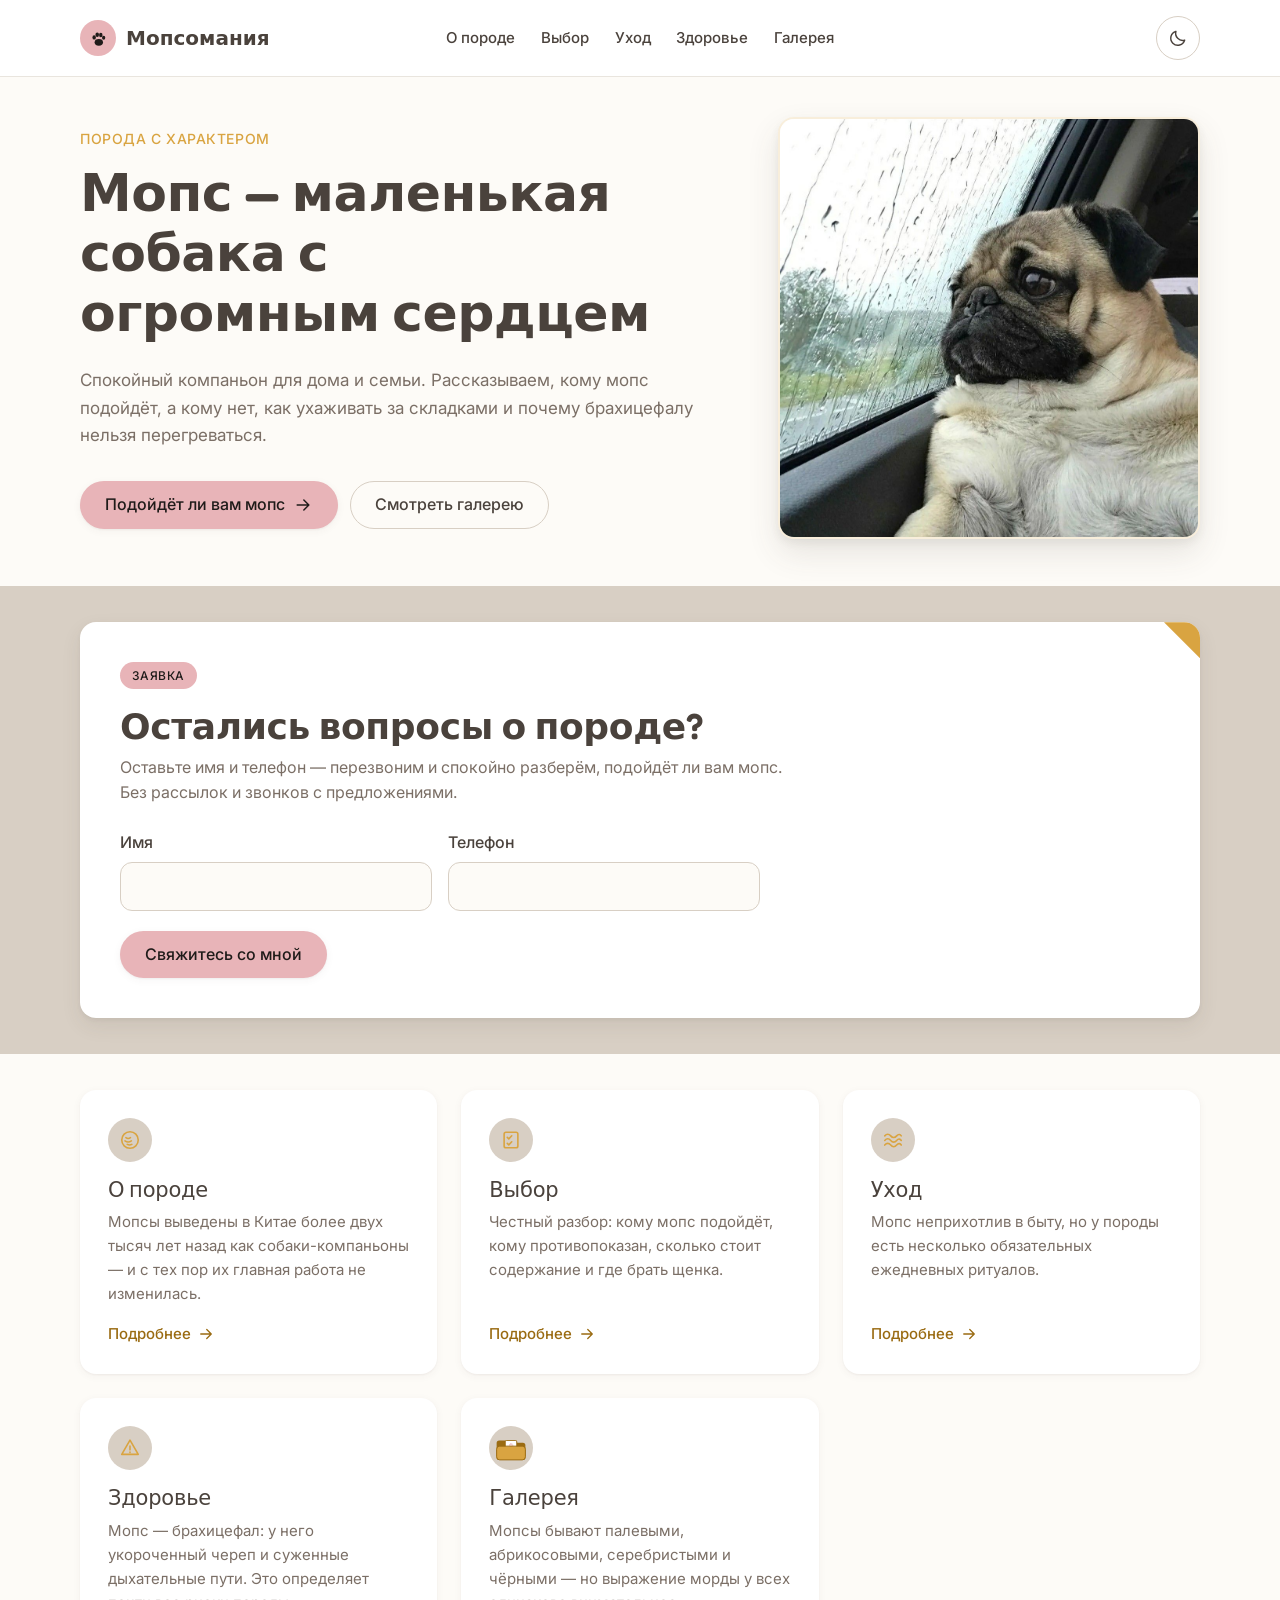
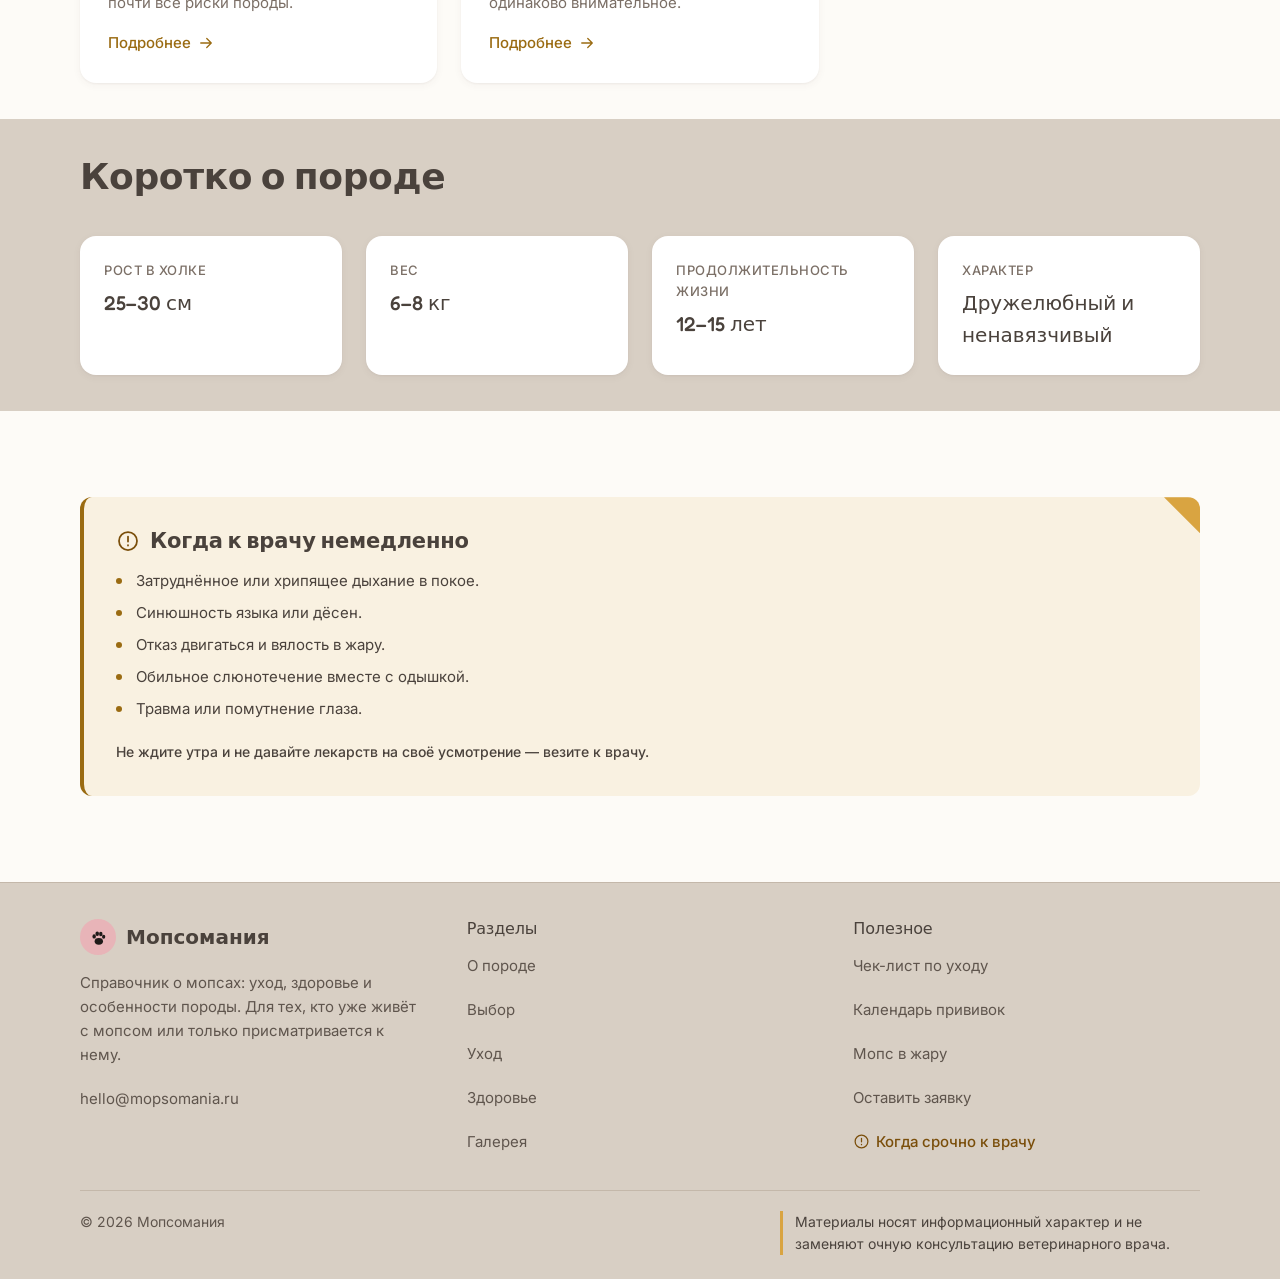
<file: index.html>
<!DOCTYPE html>
<html lang="ru">
<head>
  <meta charset="UTF-8">
  <meta name="viewport" content="width=device-width, initial-scale=1.0">
  <title>Мопсы — всё о породе: подойдёт ли вам мопс, уход и здоровье</title>
  <meta name="description" content="Подробно о мопсах: кому порода подходит и кому нет, характер, ежедневный уход, особенности здоровья брахицефалов и галерея.">

  <!-- Инлайновый favicon: без него браузер стучится за /favicon.ico и ловит 404.
       Та же лапа, что в логотипе, — эмодзи рисовала система, и знак в шапке
       и на вкладке выглядели по-разному. Решётки в цветах экранированы как %23. -->
  <link rel="icon" href="data:image/svg+xml,<svg xmlns='http://www.w3.org/2000/svg' viewBox='0 0 24 24'><circle cx='12' cy='12' r='12' fill='%23E8B4B8'/><g fill='%231F1B19'><ellipse cx='6.5' cy='10.6' rx='2.15' ry='2.75'/><ellipse cx='10.4' cy='7.3' rx='2.25' ry='2.95'/><ellipse cx='14.9' cy='7.5' rx='2.2' ry='2.9'/><ellipse cx='18.5' cy='11' rx='2.05' ry='2.6'/><ellipse cx='12.4' cy='16.8' rx='5.3' ry='4.3'/></g></svg>">

  <!-- Шрифты: Fredoka для заголовков, Inter для текста -->
  <link rel="preconnect" href="https://fonts.googleapis.com">
  <link rel="preconnect" href="https://fonts.gstatic.com" crossorigin>
  <link href="https://fonts.googleapis.com/css2?family=Fredoka:wght@500;600&family=Inter:wght@400;500&display=swap" rel="stylesheet">

  <link rel="stylesheet" href="style.css">

  <!--
    Тема применяется ДО первой отрисовки, иначе при загрузке будет вспышка
    светлой темы. Класс .js помечает, что скрипты работают: анимации появления
    и мобильная навигация прячут контент только в этом случае, иначе без JS
    страница осталась бы пустой, а на мобильном — ещё и без меню.

    Ключ localStorage с префиксом: на GitHub Pages origin вида логин.github.io
    общий для всех репозиториев владельца, и голое 'theme' столкнулось бы
    с любым соседним проектом на том же домене. Ключ общий для всех страниц.
  -->
  <script>
    (function () {
      var root = document.documentElement;
      root.classList.add('js');
      var theme = 'light';
      try {
        var saved = localStorage.getItem('mopsomania:theme');
        if (saved === 'light' || saved === 'dark') {
          theme = saved;
        } else if (window.matchMedia('(prefers-color-scheme: dark)').matches) {
          theme = 'dark';
        }
      } catch (e) {
        /* localStorage недоступен (приватный режим) — остаётся светлая тема */
      }
      root.setAttribute('data-theme', theme);
    })();
  </script>
</head>
<body data-page="home">
  <a class="skip-link" href="#main">Перейти к основному содержимому</a>

  <!-- Сентинел высотой 40px: пока он в зоне видимости, прокрутка меньше порога -->
  <div id="scroll-sentinel" aria-hidden="true"></div>

  <!-- ============ ШАПКА ============ -->
  <header class="header" id="header" role="banner">
    <div class="container header__inner">
      <a class="logo" href="./">
        <span class="logo__mark" aria-hidden="true">
          <svg class="logo__paw" viewBox="0 0 24 24" aria-hidden="true" focusable="false">
            <ellipse cx="6.5" cy="10.6" rx="2.15" ry="2.75"/>
                    <ellipse cx="10.4" cy="7.3" rx="2.25" ry="2.95"/>
                    <ellipse cx="14.9" cy="7.5" rx="2.2" ry="2.9"/>
                    <ellipse cx="18.5" cy="11" rx="2.05" ry="2.6"/>
                    <ellipse cx="12.4" cy="16.8" rx="5.3" ry="4.3"/>
          </svg>
        </span>
        <span>Мопсомания</span>
      </a>

      <!--
        Связь пункта с разделом держится только на data-nav-link ↔ data-page
        у <body>. href по-прежнему нигде не разбирается: переезд с якорей
        на пути не потребовал правок ни в CSS, ни в логике подсветки.
      -->
      <nav class="nav" id="primary-nav" aria-label="Основная навигация">
        <ul class="nav__list">
          <li><a class="nav__link" href="about/" data-nav-link="about">О породе</a></li>
          <li><a class="nav__link" href="choose/" data-nav-link="choose">Выбор</a></li>
          <li><a class="nav__link" href="care/" data-nav-link="care">Уход</a></li>
          <li><a class="nav__link" href="health/" data-nav-link="health">Здоровье</a></li>
          <li><a class="nav__link" href="gallery/" data-nav-link="gallery">Галерея</a></li>
        </ul>
      </nav>

      <div class="header__actions">
        <button class="theme-toggle" id="theme-toggle" type="button" aria-label="Включить тёмную тему" aria-pressed="false">
          <svg class="icon icon--sun" viewBox="0 0 24 24" aria-hidden="true" focusable="false">
            <circle cx="12" cy="12" r="4.5"/>
            <path d="M12 2v2.5M12 19.5V22M2 12h2.5M19.5 12H22M4.9 4.9l1.8 1.8M17.3 17.3l1.8 1.8M19.1 4.9l-1.8 1.8M6.7 17.3l-1.8 1.8"/>
          </svg>
          <svg class="icon icon--moon" viewBox="0 0 24 24" aria-hidden="true" focusable="false">
            <path d="M20 14.5A8.5 8.5 0 0 1 9.5 4a8.5 8.5 0 1 0 10.5 10.5z"/>
          </svg>
        </button>

        <button class="nav-toggle" type="button" data-nav-toggle
                aria-label="Открыть меню" aria-expanded="false" aria-controls="primary-nav">
          <svg class="icon icon--burger" viewBox="0 0 24 24" aria-hidden="true" focusable="false">
            <path d="M4 7h16M4 12h16M4 17h16"/>
          </svg>
          <svg class="icon icon--close" viewBox="0 0 24 24" aria-hidden="true" focusable="false">
            <path d="M6 6l12 12M18 6L6 18"/>
          </svg>
        </button>
      </div>
    </div>
  </header>

  <main id="main">

    <!-- ============ HERO ============ -->
    <section class="hero">
      <div class="container hero__inner">
        <div class="hero__content reveal">
          <p class="hero__eyebrow">Порода с характером</p>
          <h1 class="hero__title">Мопс — маленькая собака с огромным сердцем</h1>
          <p class="hero__subtitle">
            Спокойный компаньон для дома и семьи. Рассказываем, кому мопс подойдёт,
            а кому нет, как ухаживать за складками и почему брахицефалу нельзя перегреваться.
          </p>
          <div class="hero__actions">
            <a class="btn btn--primary" href="choose/">
              Подойдёт ли вам мопс
              <svg class="icon btn__icon" viewBox="0 0 24 24" aria-hidden="true" focusable="false">
                <path d="M5 12h13M13 6l6 6-6 6"/>
              </svg>
            </a>
            <a class="btn btn--secondary" href="gallery/">Смотреть галерею</a>
          </div>
        </div>

        <!--
          Интерактивное фото: пользователь «гладит» мопса курсором или пальцем,
          рамка разгорается, на пороге запускается видео с прояснением погоды.
          Зона, в которой жест засчитывается, задана в процентах от размеров
          блока — правится здесь, без захода в JS.
        -->
        <div class="hero__media reveal">
          <!-- tabindex="-1": принимает фокус программно, когда клавиатурная
               кнопка отработала и прячется. В обход табуляции не попадает. -->
          <div class="pet" data-pet tabindex="-1"
               data-zone-x="38" data-zone-y="20" data-zone-w="60" data-zone-h="75">
            <img class="pet__photo" src="assets/mops/pug-sad.jpg"
                 alt="Мопс смотрит в окно машины под дождём"
                 width="1067" height="1080">

            <!-- Ни loop, ни controls: видео играет один раз и замирает на последнем кадре.
                 poster — то же фото, что лежит слоем ниже: оно совпадает с первым кадром,
                 поэтому пока ролик не буферизовался, слой не проступает пустым. -->
            <video class="pet__video" data-pet-video src="assets/mops/pug-happy.mp4"
                   poster="assets/mops/pug-sad.jpg"
                   muted playsinline preload="auto" aria-hidden="true"></video>

            <!-- Подсказка про жест бесполезна для скринридера: ему адресована кнопка ниже -->
            <div class="pet__hint" data-pet-hint aria-hidden="true">Погладьте мопса</div>

            <!-- Клавиатурная альтернатива жесту: скрыта, пока не получит фокус -->
            <button class="pet__play" type="button" data-pet-play>Показать, как мопс радуется</button>
          </div>
        </div>
      </div>
    </section>

    <!-- ============ ЗАЯВКА ============
         Единственная форма на сайте. Стоит сразу за hero, а не перед подвалом,
         по чередованию фонов: hero лежит на --bg, и вставка --alt сюда ничего
         не сдвигает, тогда как блок в конце перевернул бы фоны всех секций
         главной (чередование раскладывается ОТ КОНЦА, см. docs/rhythm.md).

         Отправку целиком ведёт initLeadForm(); без скриптов вместо формы
         показывается адрес почты (.lead-fallback). -->
    <!-- id на секции, а не на заголовке: заголовок лежит внутри .tool
         с классом .reveal и до появления блока смещён вниз на 24px.
         Браузер прокручивает к смещённому положению, анимация сдвиг
         убирает — и заголовок уезжает ровно на эти 24px под шапку.
         У секции трансформации нет, ссылка из подвала попадает точно. -->
    <section class="section section--alt" id="contact">
      <div class="container">
        <div class="tool reveal">
          <p class="tool__badge">Заявка</p>
          <h2 class="tool__title">Остались вопросы о породе?</h2>
          <p class="tool__lead">Оставьте имя и телефон — перезвоним и спокойно разберём, подойдёт ли вам мопс. Без рассылок и звонков с предложениями.</p>

          <form class="lead" data-lead-form novalidate>
            <div class="lead__fields">
              <div class="lead__field">
                <label class="lead__label" for="lead-name">Имя</label>
                <!--
                  aria-describedby стоит в разметке и ссылается на пустой абзац:
                  связь должна существовать до первой проверки, добавлять её
                  вместе с текстом ошибки поздно. Пустой абзац гасится в CSS
                  через :empty и места не занимает.
                -->
                <input class="lead__input" id="lead-name" name="name" type="text"
                       required autocomplete="name" aria-describedby="lead-name-error">
                <p class="lead__error" id="lead-name-error"></p>
              </div>

              <div class="lead__field">
                <label class="lead__label" for="lead-phone">Телефон</label>
                <input class="lead__input" id="lead-phone" name="phone" type="tel"
                       required autocomplete="tel" aria-describedby="lead-phone-error">
                <p class="lead__error" id="lead-phone-error"></p>
              </div>
            </div>

            <!-- Ловушка для ботов: в обход табуляции поле не попадает,
                 автозаполнение выключено, для скринридера скрыто. Заполнено —
                 отправку молча пропускаем. Позиционирование инлайном намеренно:
                 поле обязано уехать за экран даже если стили не загрузились. -->
            <input type="text" name="website" tabindex="-1" autocomplete="off"
                   style="position:absolute; left:-9999px" aria-hidden="true">

            <button class="btn btn--primary lead__submit" type="submit" data-lead-submit>Свяжитесь со мной</button>
          </form>

          <!--
            Область ответа: aria-live объявляет успех и ошибку, поэтому элемент
            обязан лежать в DOM заранее — вставленный вместе с текстом живой
            областью не станет. tabindex="-1": после успеха форма прячется
            вместе с кнопкой, и фокусу нужно куда-то приземлиться.
          -->
          <div class="lead__status" data-lead-status role="status" aria-live="polite" tabindex="-1"></div>

          <p class="lead-fallback">
            Форму отправляет скрипт, а он у вас отключён. Напишите нам на
            <a class="link" href="mailto:hello@mopsomania.ru">hello@mopsomania.ru</a> —
            ответим тем же днём.
          </p>
        </div>
      </div>
    </section>

    <!-- ============ АНОНСЫ РАЗДЕЛОВ ============
         Порядок и тексты берутся из того же списка SECTIONS, что и меню:
         добавить раздел в одном месте — и он появится и здесь, и в шапке. -->
    <section class="section">
      <div class="container">
        <div class="teasers" data-stagger>
          <article class="teaser reveal">
            <span class="teaser__icon" aria-hidden="true">
              <svg class="icon" viewBox="0 0 24 24" focusable="false">
                <circle cx="12" cy="12" r="9"/>
                <path d="M7.5 9.5c1.6 1.1 3.4 1.1 5 0M6.5 13c2 1.4 5 1.4 7 0M9 16.8c1.6.8 3.4.8 5 0"/>
              </svg>
            </span>
            <h2 class="teaser__title">
              <a class="teaser__link" href="about/">О породе</a>
            </h2>
            <p class="teaser__text">Мопсы выведены в Китае более двух тысяч лет назад как собаки-компаньоны — и с тех пор их главная работа не изменилась.</p>
            <span class="teaser__more" aria-hidden="true">
              Подробнее
              <svg class="icon teaser__arrow" viewBox="0 0 24 24" focusable="false">
                <path d="M5 12h13M13 6l6 6-6 6"/>
              </svg>
            </span>
          </article>

          <article class="teaser reveal">
            <span class="teaser__icon" aria-hidden="true">
              <svg class="icon" viewBox="0 0 24 24" focusable="false">
                <rect x="4.5" y="3.5" width="15" height="17" rx="2"/>
                <path d="M8 9.2l1.6 1.6 3.2-3.4M8 15.7l1.6 1.6 3.2-3.4"/>
              </svg>
            </span>
            <h2 class="teaser__title">
              <a class="teaser__link" href="choose/">Выбор</a>
            </h2>
            <p class="teaser__text">Честный разбор: кому мопс подойдёт, кому противопоказан, сколько стоит содержание и где брать щенка.</p>
            <span class="teaser__more" aria-hidden="true">
              Подробнее
              <svg class="icon teaser__arrow" viewBox="0 0 24 24" focusable="false">
                <path d="M5 12h13M13 6l6 6-6 6"/>
              </svg>
            </span>
          </article>

          <article class="teaser reveal">
            <span class="teaser__icon" aria-hidden="true">
              <svg class="icon" viewBox="0 0 24 24" focusable="false">
                <path d="M3 7.5c2-2.4 4.5-2.4 6.5 0s4.5 2.4 6.5 0 4-1.6 5 0M3 12.5c2-2.4 4.5-2.4 6.5 0s4.5 2.4 6.5 0 4-1.6 5 0M3 17.5c2-2.4 4.5-2.4 6.5 0s4.5 2.4 6.5 0 4-1.6 5 0"/>
              </svg>
            </span>
            <h2 class="teaser__title">
              <a class="teaser__link" href="care/">Уход</a>
            </h2>
            <p class="teaser__text">Мопс неприхотлив в быту, но у породы есть несколько обязательных ежедневных ритуалов.</p>
            <span class="teaser__more" aria-hidden="true">
              Подробнее
              <svg class="icon teaser__arrow" viewBox="0 0 24 24" focusable="false">
                <path d="M5 12h13M13 6l6 6-6 6"/>
              </svg>
            </span>
          </article>

          <article class="teaser reveal">
            <span class="teaser__icon" aria-hidden="true">
              <svg class="icon" viewBox="0 0 24 24" focusable="false">
                <path d="M12 3.5 21 19H3z"/>
                <path d="M12 10v4M12 16.5v.5"/>
              </svg>
            </span>
            <h2 class="teaser__title">
              <a class="teaser__link" href="health/">Здоровье</a>
            </h2>
            <p class="teaser__text">Мопс — брахицефал: у него укороченный череп и суженные дыхательные пути. Это определяет почти все риски породы.</p>
            <span class="teaser__more" aria-hidden="true">
              Подробнее
              <svg class="icon teaser__arrow" viewBox="0 0 24 24" focusable="false">
                <path d="M5 12h13M13 6l6 6-6 6"/>
              </svg>
            </span>
          </article>

          <article class="teaser reveal">
            <!--
              Единственный анонс с анимированной иконкой: при наведении на
              карточку из папки веером выезжают три снимка. Сцена инлайновая,
              а не внешним файлом, — иначе hover родителя до неё не достаёт.
              Все состояния на CSS, скрипты сюда не заходят. Порядок фигур
              обязателен: задняя стенка → снимки → передняя стенка, она
              прячет их нижний край. Лапа внутри снимка — та же, что
              в логотипе и маркерах «Коротко», в три тона.
            -->
            <span class="teaser__icon" aria-hidden="true">
              <svg class="gallery-icon" viewBox="0 0 64 64" focusable="false">
                <path class="gallery-icon__back" d="M13 20h11.5a3 3 0 0 1 2.4 1.2l1.9 2.5H51a4 4 0 0 1 4 4V47a4 4 0 0 1-4 4H13a4 4 0 0 1-4-4V24a4 4 0 0 1 4-4z"/>

                <g class="gallery-icon__photo gallery-icon__photo--left">
                  <rect class="gallery-icon__frame" x="23" y="20" width="18" height="22" rx="2"/>
                  <g class="gallery-icon__paw gallery-icon__paw--gold" transform="translate(26.6 22.5) scale(.45)">
                    <ellipse cx="6.5" cy="10.6" rx="2.15" ry="2.75"/>
                    <ellipse cx="10.4" cy="7.3" rx="2.25" ry="2.95"/>
                    <ellipse cx="14.9" cy="7.5" rx="2.2" ry="2.9"/>
                    <ellipse cx="18.5" cy="11" rx="2.05" ry="2.6"/>
                    <ellipse cx="12.4" cy="16.8" rx="5.3" ry="4.3"/>
                  </g>
                </g>

                <g class="gallery-icon__photo gallery-icon__photo--right">
                  <rect class="gallery-icon__frame" x="23" y="20" width="18" height="22" rx="2"/>
                  <g class="gallery-icon__paw gallery-icon__paw--muted" transform="translate(26.6 22.5) scale(.45)">
                    <ellipse cx="6.5" cy="10.6" rx="2.15" ry="2.75"/>
                    <ellipse cx="10.4" cy="7.3" rx="2.25" ry="2.95"/>
                    <ellipse cx="14.9" cy="7.5" rx="2.2" ry="2.9"/>
                    <ellipse cx="18.5" cy="11" rx="2.05" ry="2.6"/>
                    <ellipse cx="12.4" cy="16.8" rx="5.3" ry="4.3"/>
                  </g>
                </g>

                <g class="gallery-icon__photo gallery-icon__photo--mid">
                  <rect class="gallery-icon__frame" x="23" y="20" width="18" height="22" rx="2"/>
                  <g class="gallery-icon__paw gallery-icon__paw--rose" transform="translate(26.6 22.5) scale(.45)">
                    <ellipse cx="6.5" cy="10.6" rx="2.15" ry="2.75"/>
                    <ellipse cx="10.4" cy="7.3" rx="2.25" ry="2.95"/>
                    <ellipse cx="14.9" cy="7.5" rx="2.2" ry="2.9"/>
                    <ellipse cx="18.5" cy="11" rx="2.05" ry="2.6"/>
                    <ellipse cx="12.4" cy="16.8" rx="5.3" ry="4.3"/>
                  </g>
                </g>

                <rect class="gallery-icon__front" x="9" y="29" width="46" height="22" rx="5"/>
              </svg>
            </span>
            <h2 class="teaser__title">
              <a class="teaser__link" href="gallery/">Галерея</a>
            </h2>
            <p class="teaser__text">Мопсы бывают палевыми, абрикосовыми, серебристыми и чёрными — но выражение морды у всех одинаково внимательное.</p>
            <span class="teaser__more" aria-hidden="true">
              Подробнее
              <svg class="icon teaser__arrow" viewBox="0 0 24 24" focusable="false">
                <path d="M5 12h13M13 6l6 6-6 6"/>
              </svg>
            </span>
          </article>
        </div>
      </div>
    </section>

    <!-- ============ КОРОТКО О ПОРОДЕ ============ -->
    <section class="section section--alt">
      <div class="container">
        <h2 class="facts__heading reveal">Коротко о породе</h2>
        <dl class="facts" data-stagger>
          <div class="fact reveal">
            <dt class="fact__label">Рост в холке</dt>
            <dd class="fact__value">25–30 см</dd>
          </div>
          <div class="fact reveal">
            <dt class="fact__label">Вес</dt>
            <dd class="fact__value">6–8 кг</dd>
          </div>
          <div class="fact reveal">
            <dt class="fact__label">Продолжительность жизни</dt>
            <dd class="fact__value">12–15 лет</dd>
          </div>
          <div class="fact reveal">
            <dt class="fact__label">Характер</dt>
            <dd class="fact__value">Дружелюбный и ненавязчивый</dd>
          </div>
        </dl>
      </div>
    </section>

    <!-- ============ НЕОТЛОЖНОЕ ============
         Единственное намеренное дублирование с health/: информация
         неотложная, и до неё не должно быть лишнего перехода. -->
    <section class="section">
      <div class="container">
        <!--
          Подраздел, а не пункт меню: на него ведёт ссылка «Когда срочно к врачу»
          из подвала. В scrollspy он намеренно не участвует.
        -->
        <div class="emergency reveal" id="emergency">
          <h2 class="emergency__title">
            <svg class="icon emergency__icon" viewBox="0 0 24 24" aria-hidden="true" focusable="false">
              <circle cx="12" cy="12" r="9"/>
              <path d="M12 7.5v5M12 16v.5"/>
            </svg>
            Когда к врачу немедленно
          </h2>
          <ul class="emergency__list">
            <li>Затруднённое или хрипящее дыхание в покое.</li>
            <li>Синюшность языка или дёсен.</li>
            <li>Отказ двигаться и вялость в жару.</li>
            <li>Обильное слюнотечение вместе с одышкой.</li>
            <li>Травма или помутнение глаза.</li>
          </ul>
          <p class="emergency__note">Не ждите утра и не давайте лекарств на своё усмотрение — везите к врачу.</p>
        </div>
      </div>
    </section>

  </main>

  <!-- ============ ФУТЕР ============ -->
  <footer class="footer" role="contentinfo" data-reveal>
    <div class="container">
      <div class="footer__grid" data-stagger>

        <!-- Колонка 1: о проекте. На мобильных не сворачивается -->
        <div class="footer__col reveal">
          <a class="logo" href="./">
            <span class="logo__mark" aria-hidden="true">
              <svg class="logo__paw" viewBox="0 0 24 24" aria-hidden="true" focusable="false">
                <ellipse cx="6.5" cy="10.6" rx="2.15" ry="2.75"/>
                        <ellipse cx="10.4" cy="7.3" rx="2.25" ry="2.95"/>
                        <ellipse cx="14.9" cy="7.5" rx="2.2" ry="2.9"/>
                        <ellipse cx="18.5" cy="11" rx="2.05" ry="2.6"/>
                        <ellipse cx="12.4" cy="16.8" rx="5.3" ry="4.3"/>
              </svg>
            </span>
            <span>Мопсомания</span>
          </a>
          <p class="footer__text">
            Справочник о мопсах: уход, здоровье и особенности породы. Для тех, кто уже живёт
            с мопсом или только присматривается к нему.
          </p>
          <p class="footer__contact">
            <a class="footer__link" href="mailto:hello@mopsomania.ru">hello@mopsomania.ru</a>
          </p>
        </div>

        <!--
          Колонки 2 и 3: до 768px это нативный аккордеон, выше — обычные заголовки.
          open стоит в разметке, а не ставится из JS: без скриптов колонки должны
          быть раскрыты, иначе девять ссылок подвала недостижимы. Сворачивает их
          на мобильном initFooterAccordion().
        -->
        <details class="footer__col footer__group reveal" data-footer-accordion open>
          <summary class="footer__summary">
            <h3 class="footer__title">Разделы</h3>
            <svg class="icon footer__chevron" viewBox="0 0 24 24" aria-hidden="true" focusable="false">
              <path d="M6 9.5l6 6 6-6"/>
            </svg>
          </summary>
          <ul class="footer__list">
            <li><a class="footer__link" href="about/" data-nav-link="about">О породе</a></li>
            <li><a class="footer__link" href="choose/" data-nav-link="choose">Выбор</a></li>
            <li><a class="footer__link" href="care/" data-nav-link="care">Уход</a></li>
            <li><a class="footer__link" href="health/" data-nav-link="health">Здоровье</a></li>
            <li><a class="footer__link" href="gallery/" data-nav-link="gallery">Галерея</a></li>
          </ul>
        </details>

        <details class="footer__col footer__group footer__col--wide reveal" data-footer-accordion open>
          <summary class="footer__summary">
            <h3 class="footer__title">Полезное</h3>
            <svg class="icon footer__chevron" viewBox="0 0 24 24" aria-hidden="true" focusable="false">
              <path d="M6 9.5l6 6 6-6"/>
            </svg>
          </summary>
          <ul class="footer__list">
            <li><a class="footer__link" href="care/#checklist">Чек-лист по уходу</a></li>
            <li><a class="footer__link" href="health/#vaccination">Календарь прививок</a></li>
            <li><a class="footer__link" href="care/#heat">Мопс в жару</a></li>
            <li><a class="footer__link" href="#contact">Оставить заявку</a></li>
            <li>
              <a class="footer__link footer__link--urgent" href="health/#emergency">
                <svg class="icon footer__urgent-icon" viewBox="0 0 24 24" aria-hidden="true" focusable="false">
                  <circle cx="12" cy="12" r="9"/>
                  <path d="M12 7.5v5M12 16v.5"/>
                </svg>
                Когда срочно к врачу
              </a>
            </li>
          </ul>
        </details>

      </div>

      <div class="footer__bottom">
        <p class="footer__copy">© 2026 Мопсомания</p>
        <p class="footer__disclaimer">
          Материалы носят информационный характер и не заменяют очную консультацию
          ветеринарного врача.
        </p>
      </div>
    </div>
  </footer>

  <script src="script.js"></script>
</body>
</html>
</file>
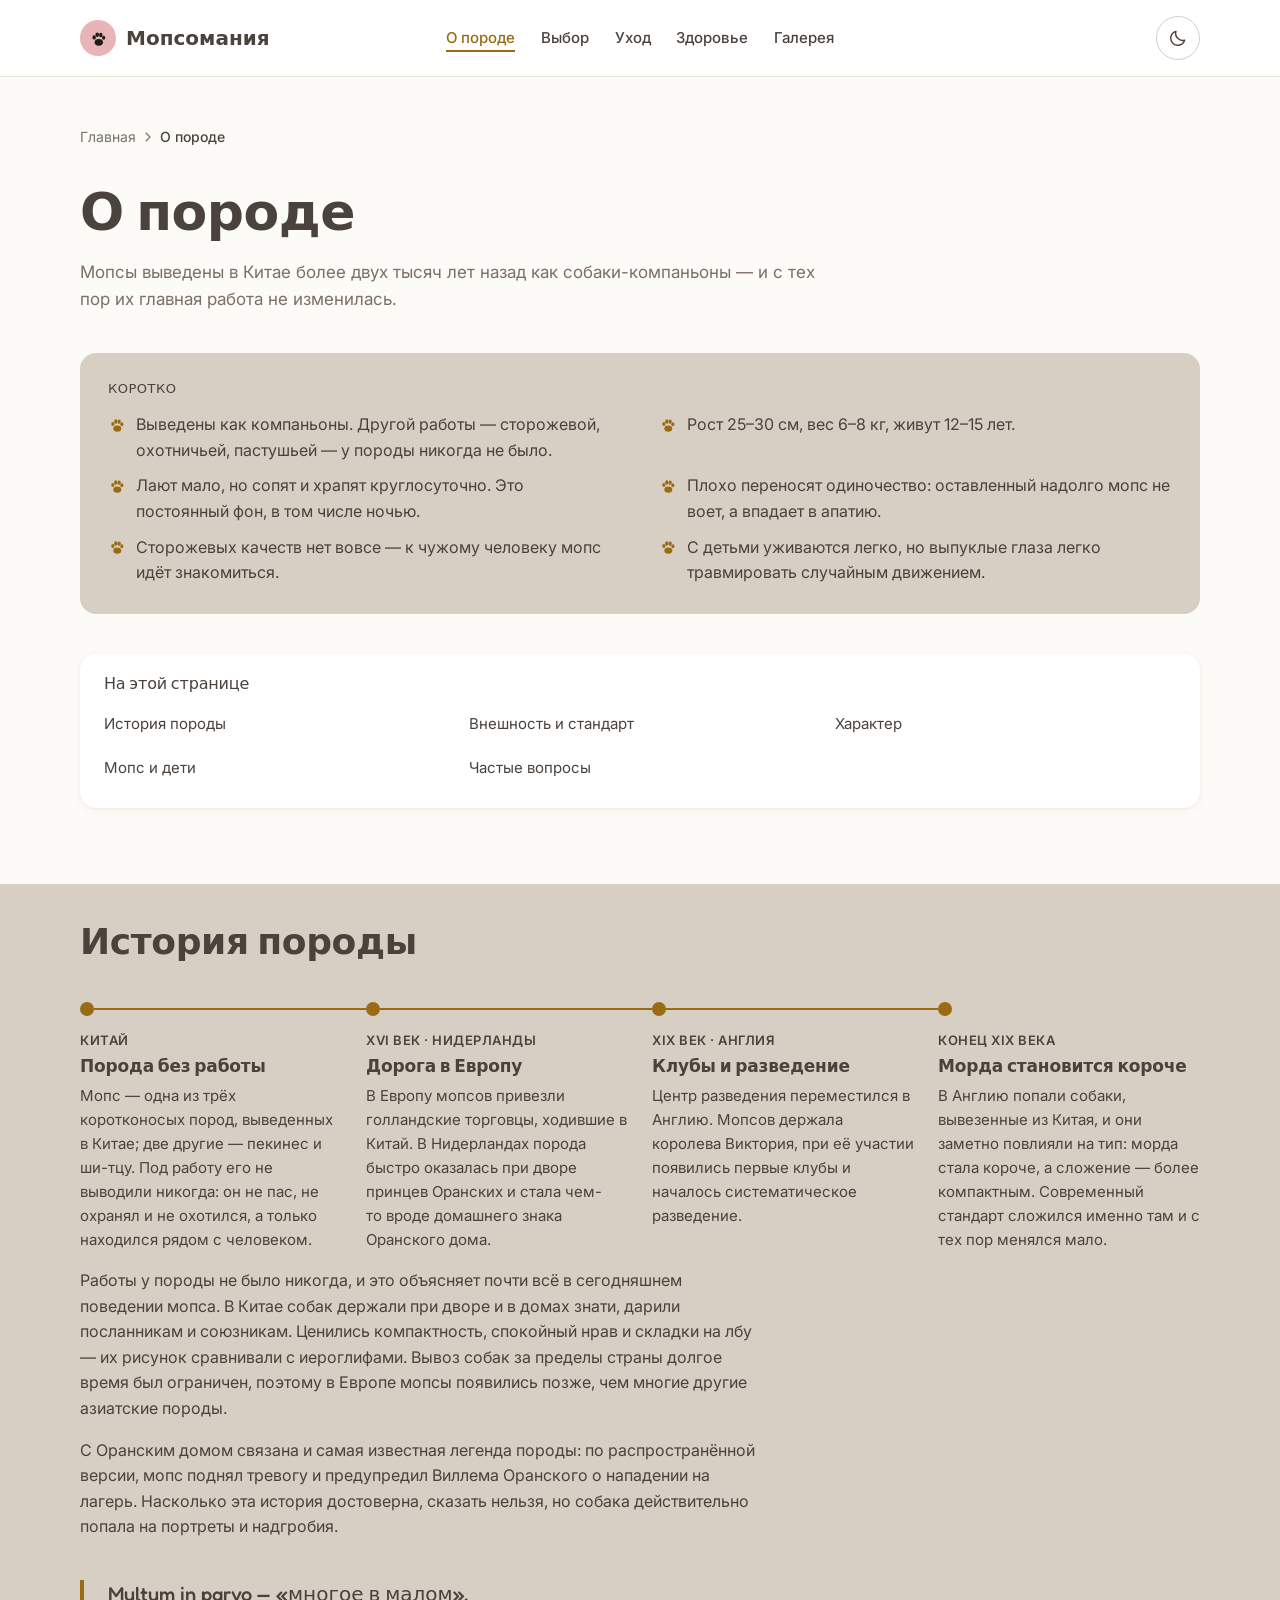
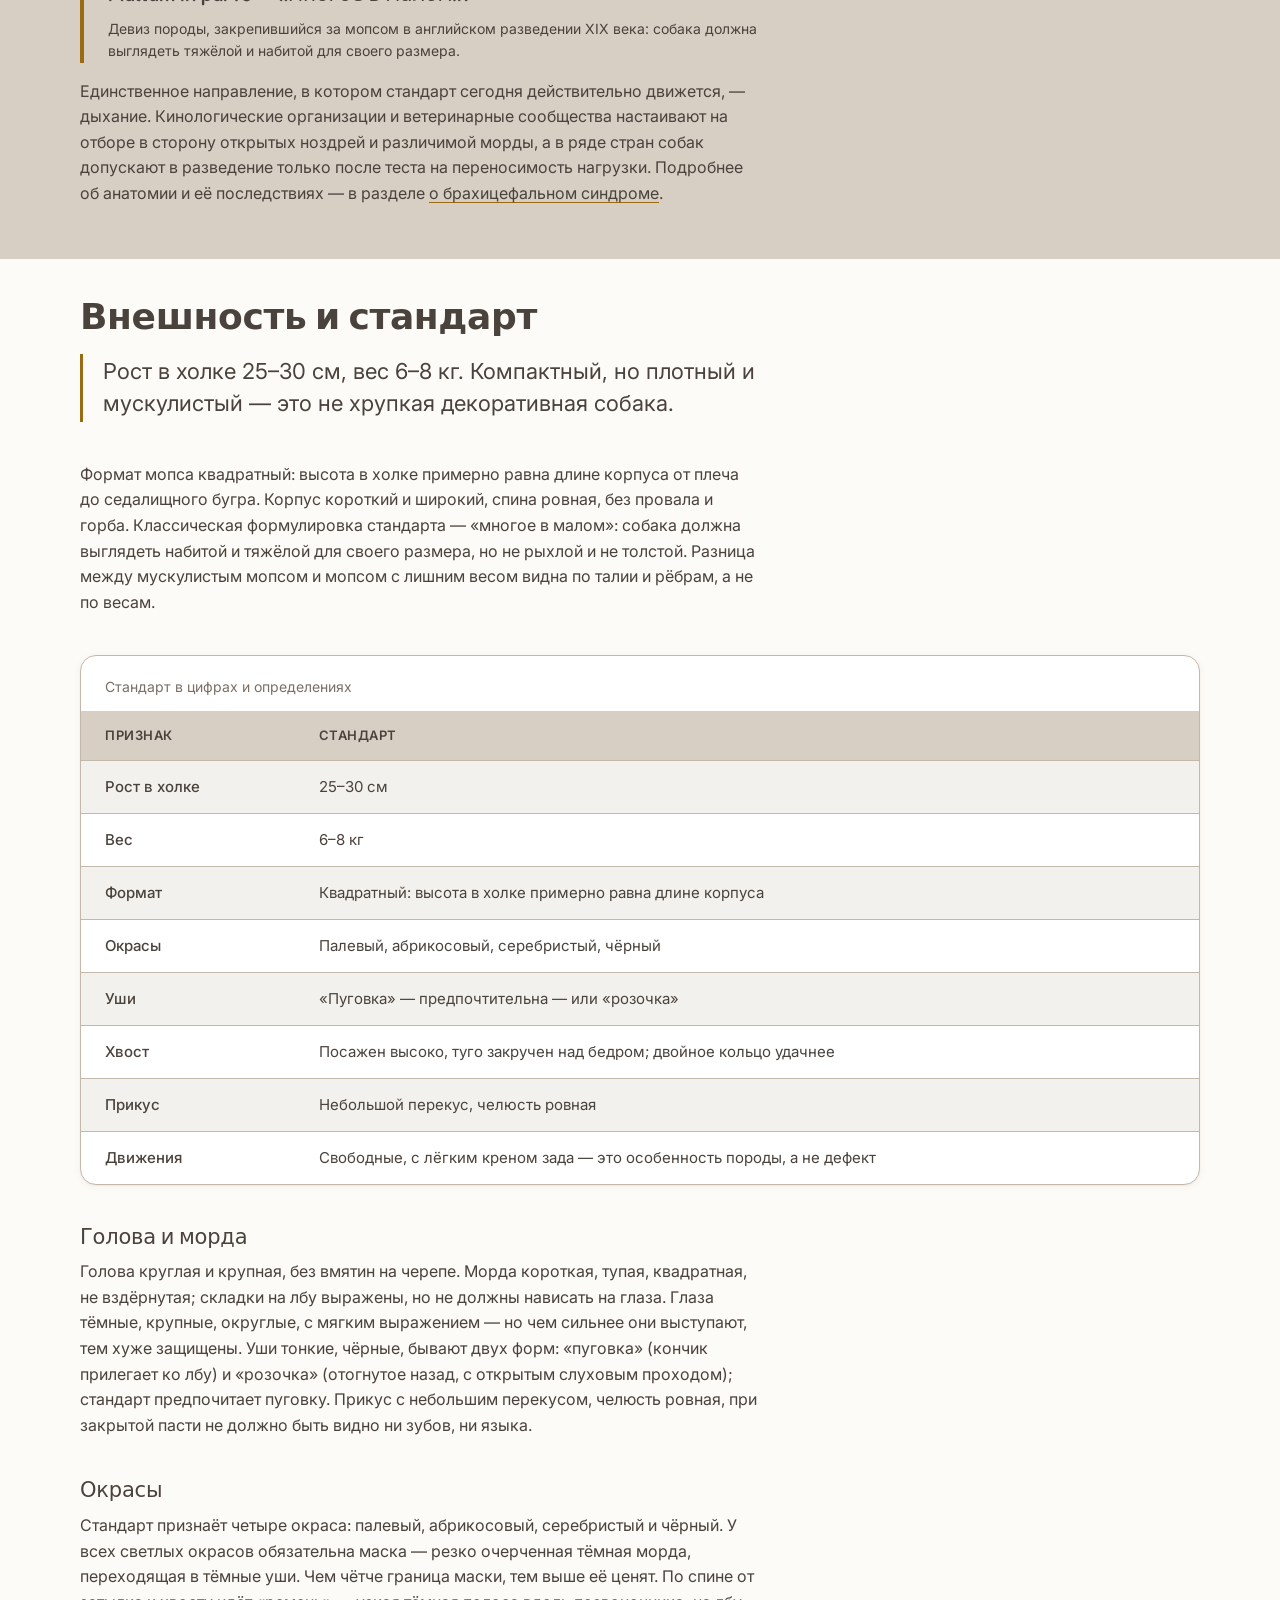
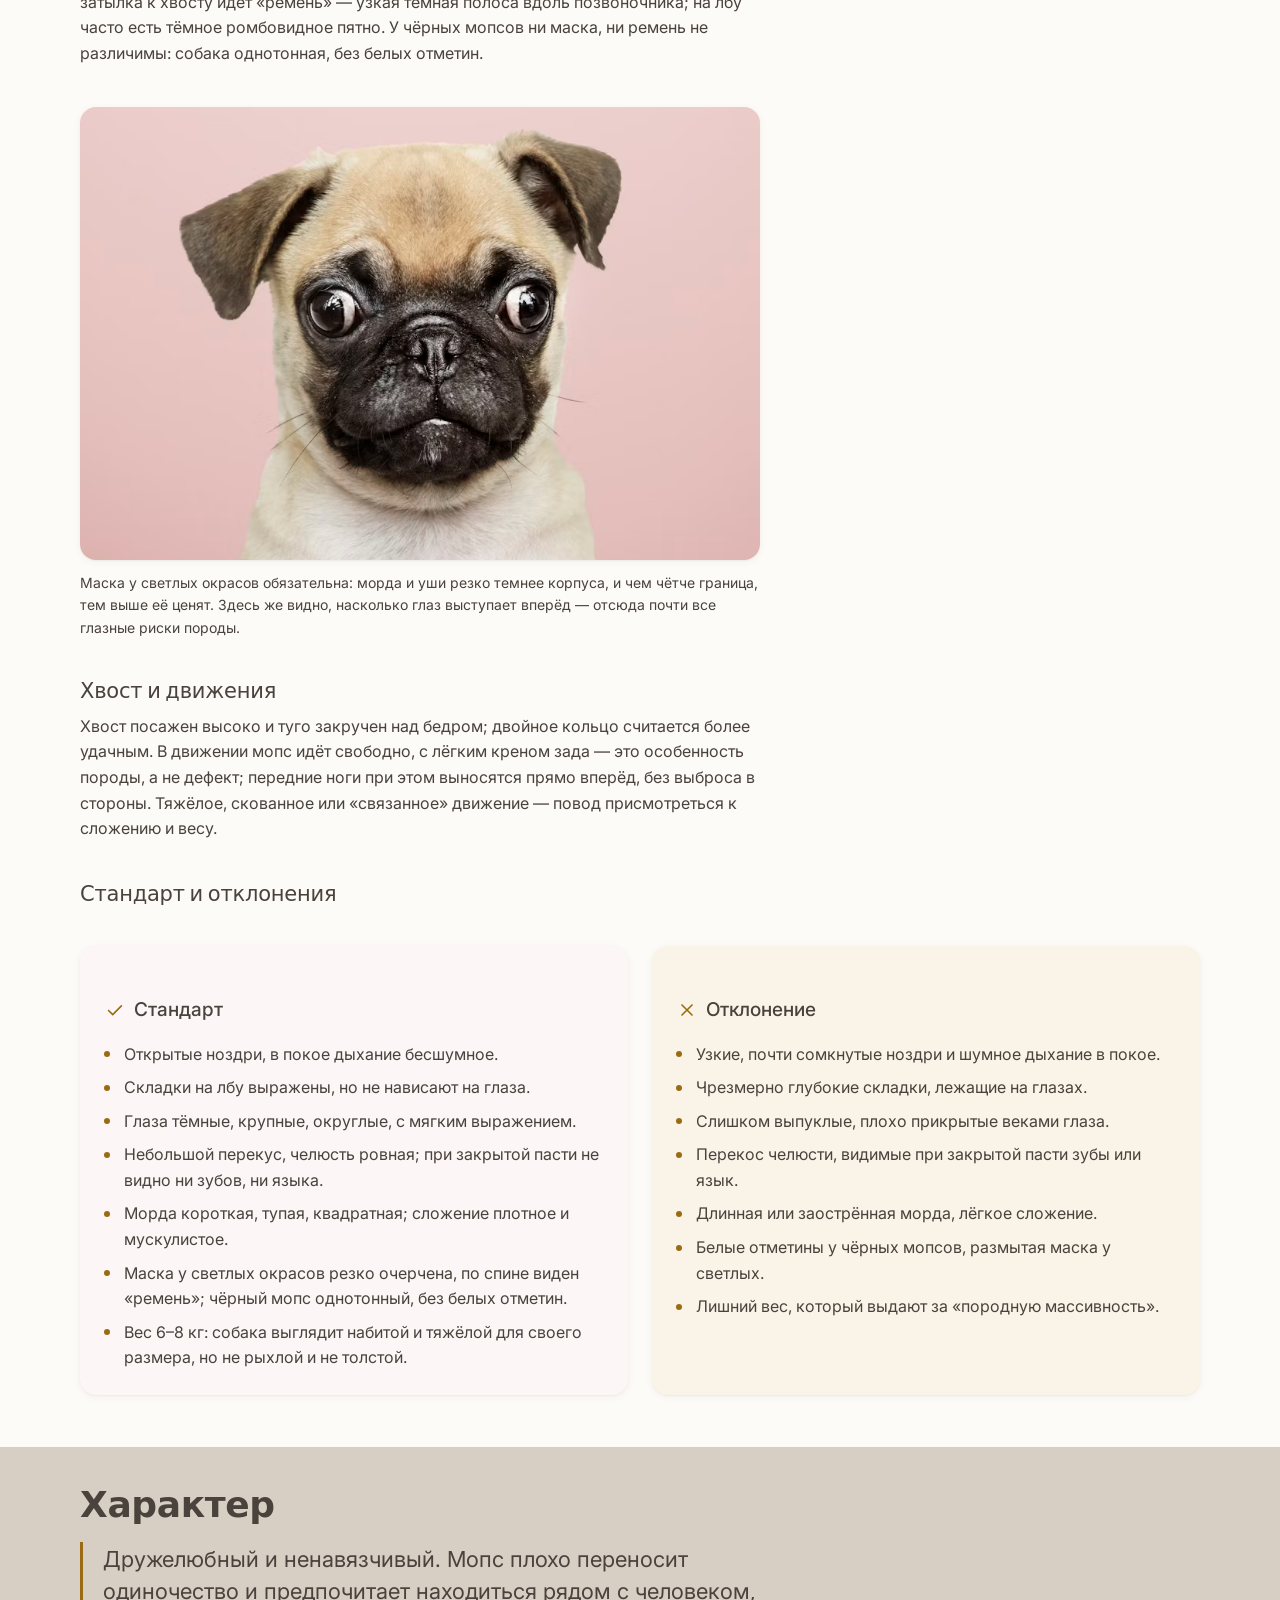
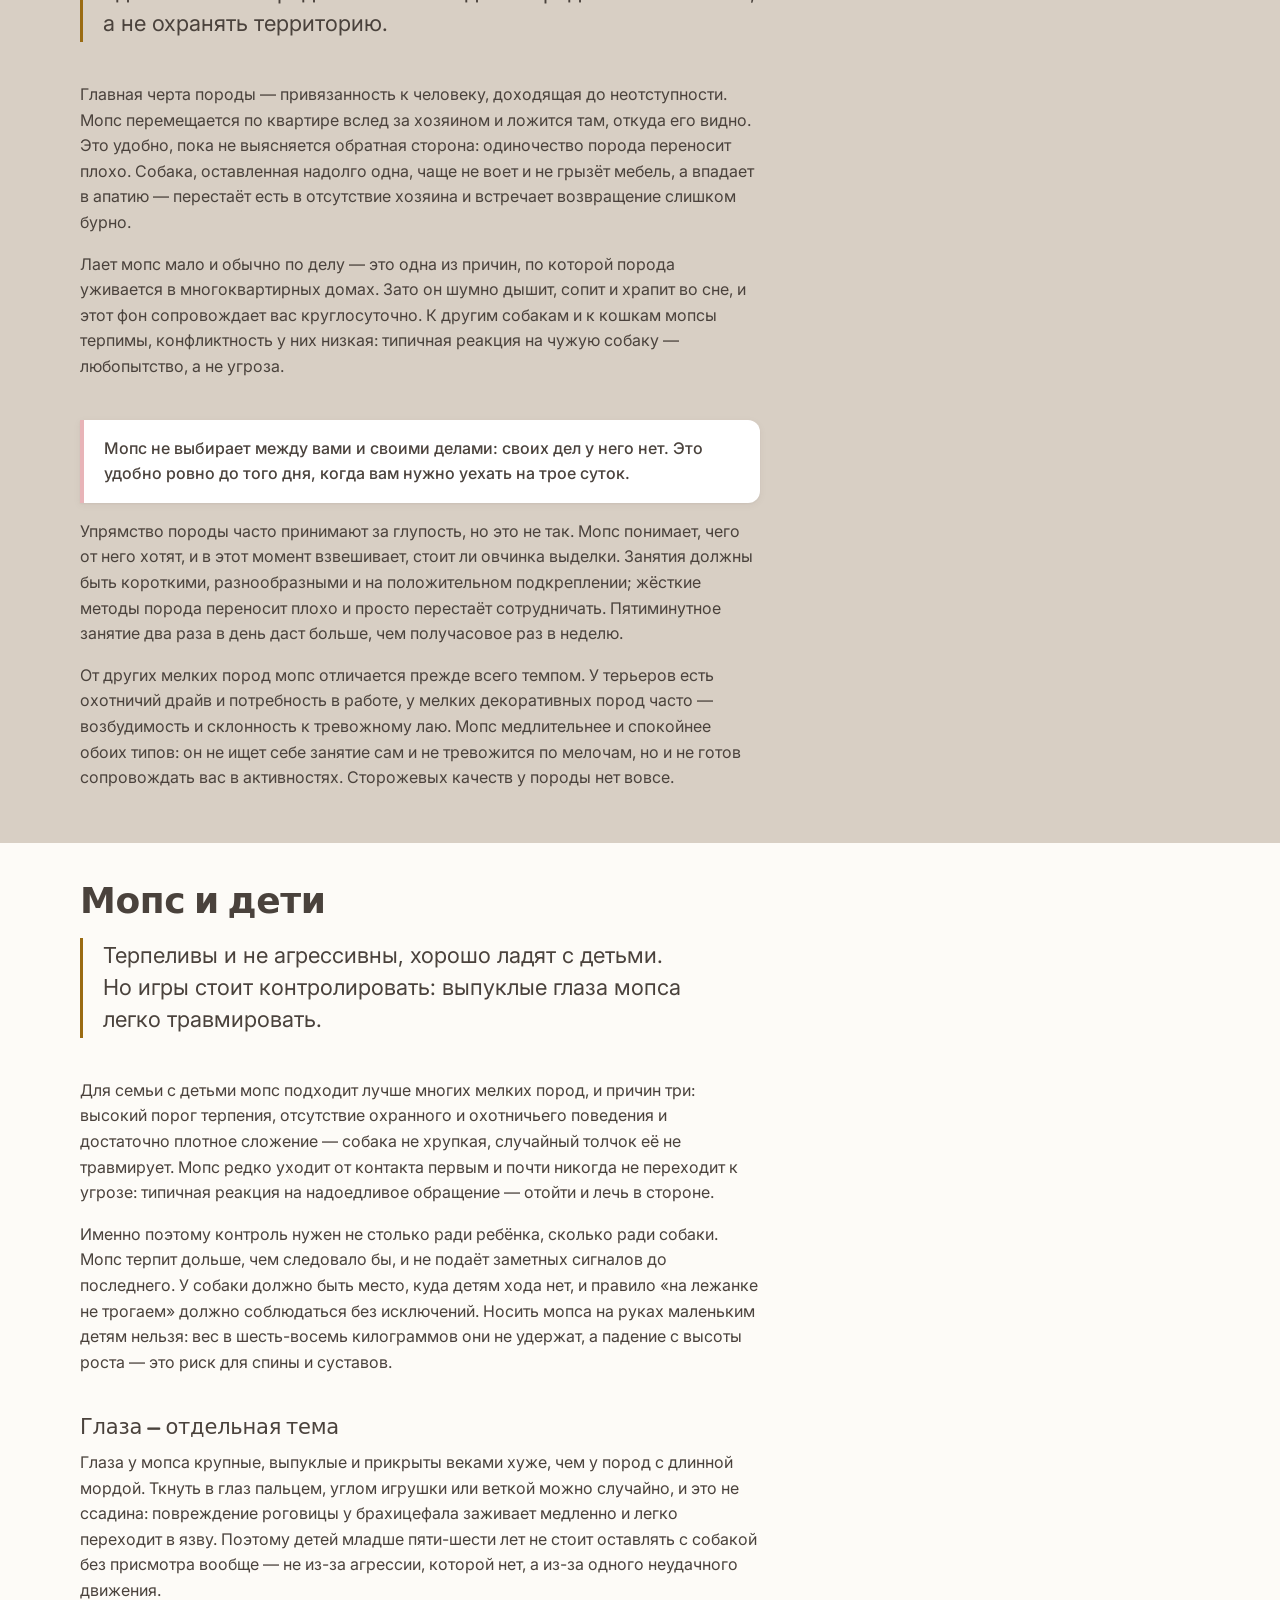
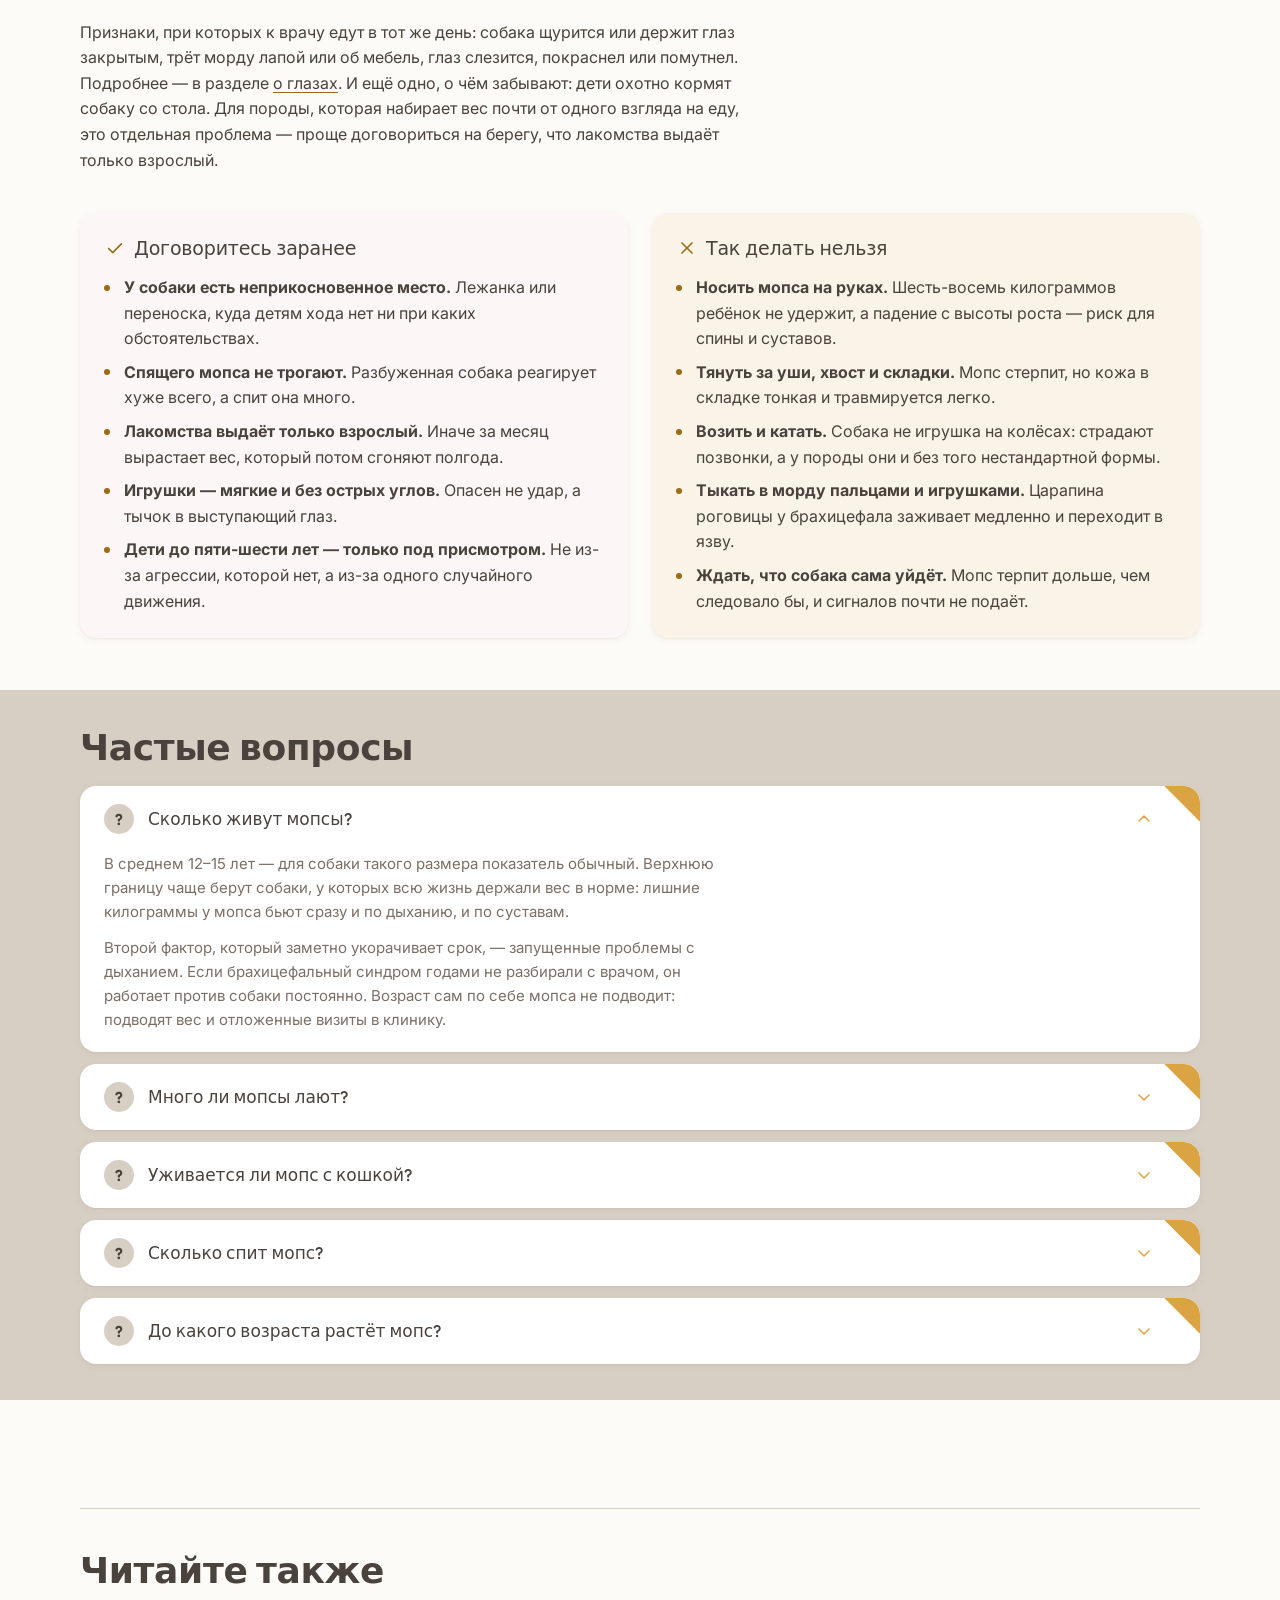
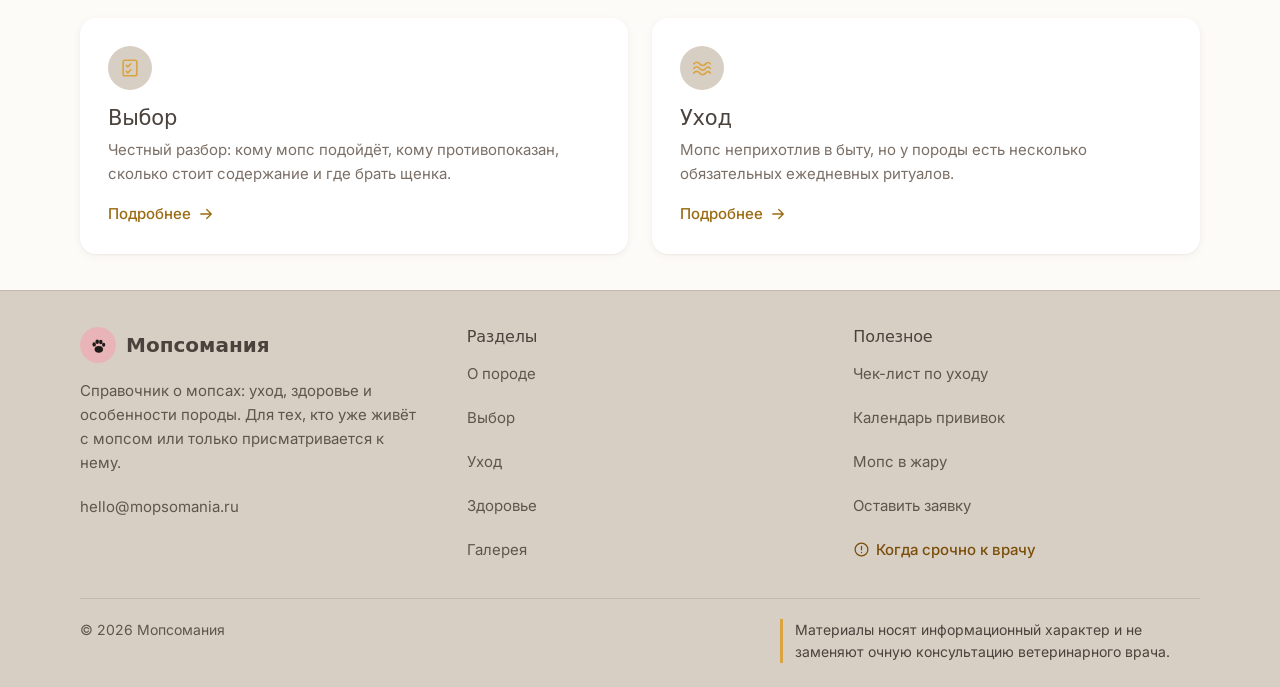
<file: about/index.html>
<!DOCTYPE html>
<html lang="ru">
<head>
  <meta charset="UTF-8">
  <meta name="viewport" content="width=device-width, initial-scale=1.0">
  <title>О породе мопс: история, внешность, характер — Мопсомания</title>
  <meta name="description" content="История породы, стандарт внешности, характер мопса и его отношение к детям. Что за собака получается на выходе и чего от неё ждать.">

  <!-- Инлайновый favicon: без него браузер стучится за /favicon.ico и ловит 404.
       Та же лапа, что в логотипе, — эмодзи рисовала система, и знак в шапке
       и на вкладке выглядели по-разному. Решётки в цветах экранированы как %23. -->
  <link rel="icon" href="data:image/svg+xml,<svg xmlns='http://www.w3.org/2000/svg' viewBox='0 0 24 24'><circle cx='12' cy='12' r='12' fill='%23E8B4B8'/><g fill='%231F1B19'><ellipse cx='6.5' cy='10.6' rx='2.15' ry='2.75'/><ellipse cx='10.4' cy='7.3' rx='2.25' ry='2.95'/><ellipse cx='14.9' cy='7.5' rx='2.2' ry='2.9'/><ellipse cx='18.5' cy='11' rx='2.05' ry='2.6'/><ellipse cx='12.4' cy='16.8' rx='5.3' ry='4.3'/></g></svg>">

  <!-- Шрифты: Fredoka для заголовков, Inter для текста -->
  <link rel="preconnect" href="https://fonts.googleapis.com">
  <link rel="preconnect" href="https://fonts.gstatic.com" crossorigin>
  <link href="https://fonts.googleapis.com/css2?family=Fredoka:wght@500;600&family=Inter:wght@400;500&display=swap" rel="stylesheet">

  <link rel="stylesheet" href="../style.css">

  <!--
    Тема применяется ДО первой отрисовки, иначе при загрузке будет вспышка
    светлой темы. Класс .js помечает, что скрипты работают: анимации появления
    и мобильная навигация прячут контент только в этом случае, иначе без JS
    страница осталась бы пустой, а на мобильном — ещё и без меню.

    Ключ localStorage с префиксом: на GitHub Pages origin вида логин.github.io
    общий для всех репозиториев владельца, и голое 'theme' столкнулось бы
    с любым соседним проектом на том же домене. Ключ общий для всех страниц.
  -->
  <script>
    (function () {
      var root = document.documentElement;
      root.classList.add('js');
      var theme = 'light';
      try {
        var saved = localStorage.getItem('mopsomania:theme');
        if (saved === 'light' || saved === 'dark') {
          theme = saved;
        } else if (window.matchMedia('(prefers-color-scheme: dark)').matches) {
          theme = 'dark';
        }
      } catch (e) {
        /* localStorage недоступен (приватный режим) — остаётся светлая тема */
      }
      root.setAttribute('data-theme', theme);
    })();
  </script>
</head>
<body data-page="about">
  <a class="skip-link" href="#main">Перейти к основному содержимому</a>

  <!-- Сентинел высотой 40px: пока он в зоне видимости, прокрутка меньше порога -->
  <div id="scroll-sentinel" aria-hidden="true"></div>

  <!-- ============ ШАПКА ============ -->
  <header class="header" id="header" role="banner">
    <div class="container header__inner">
      <a class="logo" href="../">
        <span class="logo__mark" aria-hidden="true">
          <svg class="logo__paw" viewBox="0 0 24 24" aria-hidden="true" focusable="false">
            <ellipse cx="6.5" cy="10.6" rx="2.15" ry="2.75"/>
                    <ellipse cx="10.4" cy="7.3" rx="2.25" ry="2.95"/>
                    <ellipse cx="14.9" cy="7.5" rx="2.2" ry="2.9"/>
                    <ellipse cx="18.5" cy="11" rx="2.05" ry="2.6"/>
                    <ellipse cx="12.4" cy="16.8" rx="5.3" ry="4.3"/>
          </svg>
        </span>
        <span>Мопсомания</span>
      </a>

      <!--
        Связь пункта с разделом держится только на data-nav-link ↔ data-page
        у <body>. href по-прежнему нигде не разбирается: переезд с якорей
        на пути не потребовал правок ни в CSS, ни в логике подсветки.
      -->
      <nav class="nav" id="primary-nav" aria-label="Основная навигация">
        <ul class="nav__list">
          <li><a class="nav__link" href="../about/" data-nav-link="about">О породе</a></li>
          <li><a class="nav__link" href="../choose/" data-nav-link="choose">Выбор</a></li>
          <li><a class="nav__link" href="../care/" data-nav-link="care">Уход</a></li>
          <li><a class="nav__link" href="../health/" data-nav-link="health">Здоровье</a></li>
          <li><a class="nav__link" href="../gallery/" data-nav-link="gallery">Галерея</a></li>
        </ul>
      </nav>

      <div class="header__actions">
        <button class="theme-toggle" id="theme-toggle" type="button" aria-label="Включить тёмную тему" aria-pressed="false">
          <svg class="icon icon--sun" viewBox="0 0 24 24" aria-hidden="true" focusable="false">
            <circle cx="12" cy="12" r="4.5"/>
            <path d="M12 2v2.5M12 19.5V22M2 12h2.5M19.5 12H22M4.9 4.9l1.8 1.8M17.3 17.3l1.8 1.8M19.1 4.9l-1.8 1.8M6.7 17.3l-1.8 1.8"/>
          </svg>
          <svg class="icon icon--moon" viewBox="0 0 24 24" aria-hidden="true" focusable="false">
            <path d="M20 14.5A8.5 8.5 0 0 1 9.5 4a8.5 8.5 0 1 0 10.5 10.5z"/>
          </svg>
        </button>

        <button class="nav-toggle" type="button" data-nav-toggle
                aria-label="Открыть меню" aria-expanded="false" aria-controls="primary-nav">
          <svg class="icon icon--burger" viewBox="0 0 24 24" aria-hidden="true" focusable="false">
            <path d="M4 7h16M4 12h16M4 17h16"/>
          </svg>
          <svg class="icon icon--close" viewBox="0 0 24 24" aria-hidden="true" focusable="false">
            <path d="M6 6l12 12M18 6L6 18"/>
          </svg>
        </button>
      </div>
    </div>
  </header>

  <main id="main">
    <section class="section section--page">
      <div class="container">

        <!-- ============ ХЛЕБНЫЕ КРОШКИ ============ -->
        <nav class="breadcrumbs" aria-label="Хлебные крошки">
          <ol class="breadcrumbs__list">
            <li class="breadcrumbs__item">
              <a class="breadcrumbs__link" href="../">Главная</a>
              <svg class="icon breadcrumbs__sep" viewBox="0 0 24 24" aria-hidden="true" focusable="false">
                <path d="M9 6l6 6-6 6"/>
              </svg>
            </li>
            <li class="breadcrumbs__item">
              <span class="breadcrumbs__current" aria-current="page">О породе</span>
            </li>
          </ol>
        </nav>

        <header class="page-head">
          <h1 class="page-head__title reveal">О породе</h1>
          <p class="page-head__lead reveal">
            Мопсы выведены в Китае более двух тысяч лет назад как собаки-компаньоны —
            и с тех пор их главная работа не изменилась.
          </p>
        </header>

        <!-- ============ КОРОТКО ============
             Ответ за десять секунд: прочитавший только этот блок уже знает
             главное по теме страницы и сам решает, читать ли дальше. -->
        <aside class="brief reveal">
          <h2 class="brief__title">Коротко</h2>
          <ul class="brief__list">
            <li class="brief__item">
              <svg class="brief__paw" viewBox="0 0 24 24" aria-hidden="true" focusable="false">
                <ellipse cx="6.5" cy="10.6" rx="2.15" ry="2.75"/>
                <ellipse cx="10.4" cy="7.3" rx="2.25" ry="2.95"/>
                <ellipse cx="14.9" cy="7.5" rx="2.2" ry="2.9"/>
                <ellipse cx="18.5" cy="11" rx="2.05" ry="2.6"/>
                <ellipse cx="12.4" cy="16.8" rx="5.3" ry="4.3"/>
              </svg>
              <span>Выведены как компаньоны. Другой работы — сторожевой, охотничьей, пастушьей — у породы никогда не было.</span>
            </li>
            <li class="brief__item">
              <svg class="brief__paw" viewBox="0 0 24 24" aria-hidden="true" focusable="false">
                <ellipse cx="6.5" cy="10.6" rx="2.15" ry="2.75"/>
                <ellipse cx="10.4" cy="7.3" rx="2.25" ry="2.95"/>
                <ellipse cx="14.9" cy="7.5" rx="2.2" ry="2.9"/>
                <ellipse cx="18.5" cy="11" rx="2.05" ry="2.6"/>
                <ellipse cx="12.4" cy="16.8" rx="5.3" ry="4.3"/>
              </svg>
              <span>Рост 25–30 см, вес 6–8 кг, живут 12–15 лет.</span>
            </li>
            <li class="brief__item">
              <svg class="brief__paw" viewBox="0 0 24 24" aria-hidden="true" focusable="false">
                <ellipse cx="6.5" cy="10.6" rx="2.15" ry="2.75"/>
                <ellipse cx="10.4" cy="7.3" rx="2.25" ry="2.95"/>
                <ellipse cx="14.9" cy="7.5" rx="2.2" ry="2.9"/>
                <ellipse cx="18.5" cy="11" rx="2.05" ry="2.6"/>
                <ellipse cx="12.4" cy="16.8" rx="5.3" ry="4.3"/>
              </svg>
              <span>Лают мало, но сопят и храпят круглосуточно. Это постоянный фон, в том числе ночью.</span>
            </li>
            <li class="brief__item">
              <svg class="brief__paw" viewBox="0 0 24 24" aria-hidden="true" focusable="false">
                <ellipse cx="6.5" cy="10.6" rx="2.15" ry="2.75"/>
                <ellipse cx="10.4" cy="7.3" rx="2.25" ry="2.95"/>
                <ellipse cx="14.9" cy="7.5" rx="2.2" ry="2.9"/>
                <ellipse cx="18.5" cy="11" rx="2.05" ry="2.6"/>
                <ellipse cx="12.4" cy="16.8" rx="5.3" ry="4.3"/>
              </svg>
              <span>Плохо переносят одиночество: оставленный надолго мопс не воет, а впадает в апатию.</span>
            </li>
            <li class="brief__item">
              <svg class="brief__paw" viewBox="0 0 24 24" aria-hidden="true" focusable="false">
                <ellipse cx="6.5" cy="10.6" rx="2.15" ry="2.75"/>
                <ellipse cx="10.4" cy="7.3" rx="2.25" ry="2.95"/>
                <ellipse cx="14.9" cy="7.5" rx="2.2" ry="2.9"/>
                <ellipse cx="18.5" cy="11" rx="2.05" ry="2.6"/>
                <ellipse cx="12.4" cy="16.8" rx="5.3" ry="4.3"/>
              </svg>
              <span>Сторожевых качеств нет вовсе — к чужому человеку мопс идёт знакомиться.</span>
            </li>
            <li class="brief__item">
              <svg class="brief__paw" viewBox="0 0 24 24" aria-hidden="true" focusable="false">
                <ellipse cx="6.5" cy="10.6" rx="2.15" ry="2.75"/>
                <ellipse cx="10.4" cy="7.3" rx="2.25" ry="2.95"/>
                <ellipse cx="14.9" cy="7.5" rx="2.2" ry="2.9"/>
                <ellipse cx="18.5" cy="11" rx="2.05" ry="2.6"/>
                <ellipse cx="12.4" cy="16.8" rx="5.3" ry="4.3"/>
              </svg>
              <span>С детьми уживаются легко, но выпуклые глаза легко травмировать случайным движением.</span>
            </li>
          </ul>
        </aside>

        <!-- ============ ОГЛАВЛЕНИЕ СТРАНИЦЫ ============
             Блок скрывается сам, если пунктов меньше четырёх. -->
        <nav class="toc reveal" aria-label="Содержание страницы">
          <h2 class="toc__title">На этой странице</h2>
          <ul class="toc__list">
            <li class="toc__item"><a class="toc__link" href="#history">История породы</a></li>
            <li class="toc__item"><a class="toc__link" href="#appearance">Внешность и стандарт</a></li>
            <li class="toc__item"><a class="toc__link" href="#temper">Характер</a></li>
            <li class="toc__item"><a class="toc__link" href="#children">Мопс и дети</a></li>
            <li class="toc__item"><a class="toc__link" href="#faq">Частые вопросы</a></li>
          </ul>
        </nav>

      </div>
    </section>

    <!-- ============ ИСТОРИЯ ПОРОДЫ ============ -->
    <section class="section section--alt">
      <div class="container">
        <h2 id="history">История породы</h2>
        <!-- Четыре вехи вместо четырёх абзацев подряд: содержание здесь
             хронологическое, и порядок несёт смысл — отсюда <ol>, а не <ul>.
             Нумерация не выводится: у вех есть даты, и подписаны именно они.
             Подробности, не влезшие в веху, идут абзацами ПОД таймлайном —
             ни один факт из прежнего текста не потерян. -->
        <ol class="timeline">
          <li class="timeline__node">
            <p class="timeline__date">Китай</p>
            <h3 class="timeline__title">Порода без работы</h3>
            <p class="timeline__text">
              Мопс — одна из трёх коротконосых пород, выведенных в Китае; две другие —
              пекинес и ши-тцу. Под работу его не выводили никогда: он не пас, не охранял
              и не охотился, а только находился рядом с человеком.
            </p>
          </li>
          <li class="timeline__node">
            <p class="timeline__date">XVI век · Нидерланды</p>
            <h3 class="timeline__title">Дорога в Европу</h3>
            <p class="timeline__text">
              В Европу мопсов привезли голландские торговцы, ходившие в Китай. В Нидерландах
              порода быстро оказалась при дворе принцев Оранских и стала чем-то вроде
              домашнего знака Оранского дома.
            </p>
          </li>
          <li class="timeline__node">
            <p class="timeline__date">XIX век · Англия</p>
            <h3 class="timeline__title">Клубы и разведение</h3>
            <p class="timeline__text">
              Центр разведения переместился в Англию. Мопсов держала королева Виктория,
              при её участии появились первые клубы и началось систематическое разведение.
            </p>
          </li>
          <li class="timeline__node">
            <p class="timeline__date">Конец XIX века</p>
            <h3 class="timeline__title">Морда становится короче</h3>
            <p class="timeline__text">
              В Англию попали собаки, вывезенные из Китая, и они заметно повлияли на тип:
              морда стала короче, а сложение — более компактным. Современный стандарт
              сложился именно там и с тех пор менялся мало.
            </p>
          </li>
        </ol>
        <p>
          Работы у породы не было никогда, и это объясняет почти всё в сегодняшнем поведении
          мопса. В Китае собак держали при дворе и в домах знати, дарили посланникам
          и союзникам. Ценились компактность, спокойный нрав и складки на лбу — их рисунок
          сравнивали с иероглифами. Вывоз собак за пределы страны долгое время был ограничен,
          поэтому в Европе мопсы появились позже, чем многие другие азиатские породы.
        </p>
        <p>
          С Оранским домом связана и самая известная легенда породы: по распространённой
          версии, мопс поднял тревогу и предупредил Виллема Оранского о нападении на лагерь.
          Насколько эта история достоверна, сказать нельзя, но собака действительно попала
          на портреты и надгробия.
        </p>
        <figure class="quote">
          <blockquote class="quote__text">Multum in parvo — «многое в малом».</blockquote>
          <figcaption class="quote__source">Девиз породы, закрепившийся за мопсом в английском разведении XIX века: собака должна выглядеть тяжёлой и набитой для своего размера.</figcaption>
        </figure>
        <p>
          Единственное направление, в котором стандарт сегодня действительно движется, — дыхание.
          Кинологические организации и ветеринарные сообщества настаивают на отборе в сторону
          открытых ноздрей и различимой морды, а в ряде стран собак допускают в разведение только
          после теста на переносимость нагрузки. Подробнее об анатомии и её последствиях —
          в разделе <a class="link" href="../health/#bas">о брахицефальном синдроме</a>.
        </p>
      </div>
    </section>

    <!-- ============ ВНЕШНОСТЬ И СТАНДАРТ ============ -->
    <section class="section">
      <div class="container">
        <h2 id="appearance">Внешность и стандарт</h2>
        <div class="card card--thesis">
          <p class="card__text">Рост в холке 25–30 см, вес 6–8 кг. Компактный, но плотный и мускулистый —
              это не хрупкая декоративная собака.</p>
        </div>
        <p>
          Формат мопса квадратный: высота в холке примерно равна длине корпуса от плеча
          до седалищного бугра. Корпус короткий и широкий, спина ровная, без провала и горба.
          Классическая формулировка стандарта — «многое в малом»: собака должна выглядеть
          набитой и тяжёлой для своего размера, но не рыхлой и не толстой. Разница между
          мускулистым мопсом и мопсом с лишним весом видна по талии и рёбрам, а не по весам.
        </p>
        <div class="table-wrap" tabindex="0" role="region"
             aria-label="Таблица стандарта породы, прокручивается по горизонтали">
          <table class="care-table">
            <caption>Стандарт в цифрах и определениях</caption>
            <thead>
              <tr>
                <th scope="col">Признак</th>
                <th scope="col">Стандарт</th>
              </tr>
            </thead>
            <tbody>
              <tr>
                <th scope="row">Рост в холке</th>
                <td>25–30 см</td>
              </tr>
              <tr>
                <th scope="row">Вес</th>
                <td>6–8 кг</td>
              </tr>
              <tr>
                <th scope="row">Формат</th>
                <td>Квадратный: высота в холке примерно равна длине корпуса</td>
              </tr>
              <tr>
                <th scope="row">Окрасы</th>
                <td>Палевый, абрикосовый, серебристый, чёрный</td>
              </tr>
              <tr>
                <th scope="row">Уши</th>
                <td>«Пуговка» — предпочтительна — или «розочка»</td>
              </tr>
              <tr>
                <th scope="row">Хвост</th>
                <td>Посажен высоко, туго закручен над бедром; двойное кольцо удачнее</td>
              </tr>
              <tr>
                <th scope="row">Прикус</th>
                <td>Небольшой перекус, челюсть ровная</td>
              </tr>
              <tr>
                <th scope="row">Движения</th>
                <td>Свободные, с лёгким креном зада — это особенность породы, а не дефект</td>
              </tr>
            </tbody>
          </table>
        </div>
        <h3>Голова и морда</h3>
        <p>
          Голова круглая и крупная, без вмятин на черепе. Морда короткая, тупая, квадратная,
          не вздёрнутая; складки на лбу выражены, но не должны нависать на глаза. Глаза
          тёмные, крупные, округлые, с мягким выражением — но чем сильнее они выступают,
          тем хуже защищены. Уши тонкие, чёрные, бывают двух форм: «пуговка» (кончик прилегает
          ко лбу) и «розочка» (отогнутое назад, с открытым слуховым проходом); стандарт
          предпочитает пуговку. Прикус с небольшим перекусом, челюсть ровная, при закрытой
          пасти не должно быть видно ни зубов, ни языка.
        </p>
        <h3>Окрасы</h3>
        <p>
          Стандарт признаёт четыре окраса: палевый, абрикосовый, серебристый и чёрный.
          У всех светлых окрасов обязательна маска — резко очерченная тёмная морда,
          переходящая в тёмные уши. Чем чётче граница маски, тем выше её ценят.
          По спине от затылка к хвосту идёт «ремень» — узкая тёмная полоса вдоль позвоночника;
          на лбу часто есть тёмное ромбовидное пятно. У чёрных мопсов ни маска, ни ремень
          не различимы: собака однотонная, без белых отметин.
        </p>
        <figure class="figure">
          <img src="../assets/mops/pug-fawn-3.avif" alt="Палевый мопс анфас: тёмная маска на морде, складка над носом, тёмные уши" width="880" height="880" loading="lazy">
          <figcaption class="figure__caption">Маска у светлых окрасов обязательна: морда и уши резко темнее корпуса, и чем чётче граница, тем выше её ценят. Здесь же видно, насколько глаз выступает вперёд — отсюда почти все глазные риски породы.</figcaption>
        </figure>
        <h3>Хвост и движения</h3>
        <p>
          Хвост посажен высоко и туго закручен над бедром; двойное кольцо считается более
          удачным. В движении мопс идёт свободно, с лёгким креном зада — это особенность
          породы, а не дефект; передние ноги при этом выносятся прямо вперёд, без выброса
          в стороны. Тяжёлое, скованное или «связанное» движение — повод присмотреться
          к сложению и весу.
        </p>
        <h3>Стандарт и отклонения</h3>
        <!-- Тот же компонент, что «норма / тревожный признак» на health/.
             Правая колонка — прежний список отклонений слово в слово,
             левая собрана из описаний выше по разделу: каждой строке
             отклонения отвечает строка нормы. Заголовки колонок здесь h4,
             а не h3, как на health/: раздел уже вложен в h3. -->
        <div class="duo">
          <div class="duo__col duo__col--yes">
            <h4 class="duo__title">
              <svg class="icon duo__icon" viewBox="0 0 24 24" aria-hidden="true" focusable="false">
                <path d="M5 12.5l4.5 4.5L19 7.5"/>
              </svg>
              Стандарт
            </h4>
            <ul class="list">
              <li>Открытые ноздри, в покое дыхание бесшумное.</li>
              <li>Складки на лбу выражены, но не нависают на глаза.</li>
              <li>Глаза тёмные, крупные, округлые, с мягким выражением.</li>
              <li>Небольшой перекус, челюсть ровная; при закрытой пасти не видно ни зубов, ни языка.</li>
              <li>Морда короткая, тупая, квадратная; сложение плотное и мускулистое.</li>
              <li>Маска у светлых окрасов резко очерчена, по спине виден «ремень»; чёрный мопс однотонный, без белых отметин.</li>
              <li>Вес 6–8 кг: собака выглядит набитой и тяжёлой для своего размера, но не рыхлой и не толстой.</li>
            </ul>
          </div>
          <div class="duo__col duo__col--no">
            <h4 class="duo__title">
              <svg class="icon duo__icon" viewBox="0 0 24 24" aria-hidden="true" focusable="false">
                <path d="M6.5 6.5l11 11M17.5 6.5l-11 11"/>
              </svg>
              Отклонение
            </h4>
            <ul class="list">
              <li>Узкие, почти сомкнутые ноздри и шумное дыхание в покое.</li>
              <li>Чрезмерно глубокие складки, лежащие на глазах.</li>
              <li>Слишком выпуклые, плохо прикрытые веками глаза.</li>
              <li>Перекос челюсти, видимые при закрытой пасти зубы или язык.</li>
              <li>Длинная или заострённая морда, лёгкое сложение.</li>
              <li>Белые отметины у чёрных мопсов, размытая маска у светлых.</li>
              <li>Лишний вес, который выдают за «породную массивность».</li>
            </ul>
          </div>
        </div>
      </div>
    </section>

    <!-- ============ ХАРАКТЕР ============ -->
    <section class="section section--alt">
      <div class="container">
        <h2 id="temper">Характер</h2>
        <div class="card card--thesis">
          <p class="card__text">Дружелюбный и ненавязчивый. Мопс плохо переносит одиночество и предпочитает
              находиться рядом с человеком, а не охранять территорию.</p>
        </div>
        <p>
          Главная черта породы — привязанность к человеку, доходящая до неотступности.
          Мопс перемещается по квартире вслед за хозяином и ложится там, откуда его видно.
          Это удобно, пока не выясняется обратная сторона: одиночество порода переносит плохо.
          Собака, оставленная надолго одна, чаще не воет и не грызёт мебель, а впадает
          в апатию — перестаёт есть в отсутствие хозяина и встречает возвращение слишком бурно.
        </p>
        <p>
          Лает мопс мало и обычно по делу — это одна из причин, по которой порода уживается
          в многоквартирных домах. Зато он шумно дышит, сопит и храпит во сне, и этот фон
          сопровождает вас круглосуточно. К другим собакам и к кошкам мопсы терпимы,
          конфликтность у них низкая: типичная реакция на чужую собаку —
          любопытство, а не угроза.
        </p>
        <p class="note">
          Мопс не выбирает между вами и своими делами: своих дел у него нет. Это удобно ровно
          до того дня, когда вам нужно уехать на трое суток.
        </p>
        <p>
          Упрямство породы часто принимают за глупость, но это не так. Мопс понимает,
          чего от него хотят, и в этот момент взвешивает, стоит ли овчинка выделки.
          Занятия должны быть короткими, разнообразными и на положительном подкреплении;
          жёсткие методы порода переносит плохо и просто перестаёт сотрудничать. Пятиминутное
          занятие два раза в день даст больше, чем получасовое раз в неделю.
        </p>
        <p>
          От других мелких пород мопс отличается прежде всего темпом. У терьеров есть
          охотничий драйв и потребность в работе, у мелких декоративных пород часто —
          возбудимость и склонность к тревожному лаю. Мопс медлительнее и спокойнее обоих
          типов: он не ищет себе занятие сам и не тревожится по мелочам, но и не готов
          сопровождать вас в активностях. Сторожевых качеств у породы нет вовсе.
        </p>
      </div>
    </section>

    <!-- ============ МОПС И ДЕТИ ============ -->
    <section class="section">
      <div class="container">
        <h2 id="children">Мопс и дети</h2>
        <div class="card card--thesis">
          <p class="card__text">Терпеливы и не агрессивны, хорошо ладят с детьми. Но игры стоит контролировать:
              выпуклые глаза мопса легко травмировать.</p>
        </div>
        <p>
          Для семьи с детьми мопс подходит лучше многих мелких пород, и причин три:
          высокий порог терпения, отсутствие охранного и охотничьего поведения и достаточно
          плотное сложение — собака не хрупкая, случайный толчок её не травмирует. Мопс редко
          уходит от контакта первым и почти никогда не переходит к угрозе: типичная реакция
          на надоедливое обращение — отойти и лечь в стороне.
        </p>
        <p>
          Именно поэтому контроль нужен не столько ради ребёнка, сколько ради собаки.
          Мопс терпит дольше, чем следовало бы, и не подаёт заметных сигналов до последнего.
          У собаки должно быть место, куда детям хода нет, и правило «на лежанке не трогаем»
          должно соблюдаться без исключений. Носить мопса на руках маленьким детям нельзя:
          вес в шесть-восемь килограммов они не удержат, а падение с высоты роста —
          это риск для спины и суставов.
        </p>
        <h3>Глаза — отдельная тема</h3>
        <p>
          Глаза у мопса крупные, выпуклые и прикрыты веками хуже, чем у пород с длинной мордой.
          Ткнуть в глаз пальцем, углом игрушки или веткой можно случайно, и это не ссадина:
          повреждение роговицы у брахицефала заживает медленно и легко переходит в язву.
          Поэтому детей младше пяти-шести лет не стоит оставлять с собакой без присмотра
          вообще — не из-за агрессии, которой нет, а из-за одного неудачного движения.
        </p>
        <p>
          Признаки, при которых к врачу едут в тот же день: собака щурится или держит глаз
          закрытым, трёт морду лапой или об мебель, глаз слезится, покраснел или помутнел.
          Подробнее — в разделе <a class="link" href="../health/#eyes">о глазах</a>.
          И ещё одно, о чём забывают: дети охотно кормят собаку со стола. Для породы,
          которая набирает вес почти от одного взгляда на еду, это отдельная проблема —
          проще договориться на берегу, что лакомства выдаёт только взрослый.
        </p>
        <div class="duo">
          <div class="duo__col duo__col--yes">
            <h3 class="duo__title">
              <svg class="icon duo__icon" viewBox="0 0 24 24" aria-hidden="true" focusable="false">
                <path d="M5 12.5l4.5 4.5L19 7.5"/>
              </svg>
              Договоритесь заранее
            </h3>
            <ul class="list">
              <li><strong>У собаки есть неприкосновенное место.</strong> Лежанка или переноска, куда детям хода нет ни при каких обстоятельствах.</li>
              <li><strong>Спящего мопса не трогают.</strong> Разбуженная собака реагирует хуже всего, а спит она много.</li>
              <li><strong>Лакомства выдаёт только взрослый.</strong> Иначе за месяц вырастает вес, который потом сгоняют полгода.</li>
              <li><strong>Игрушки — мягкие и без острых углов.</strong> Опасен не удар, а тычок в выступающий глаз.</li>
              <li><strong>Дети до пяти-шести лет — только под присмотром.</strong> Не из-за агрессии, которой нет, а из-за одного случайного движения.</li>
            </ul>
          </div>
          <div class="duo__col duo__col--no">
            <h3 class="duo__title">
              <svg class="icon duo__icon" viewBox="0 0 24 24" aria-hidden="true" focusable="false">
                <path d="M6.5 6.5l11 11M17.5 6.5l-11 11"/>
              </svg>
              Так делать нельзя
            </h3>
            <ul class="list">
              <li><strong>Носить мопса на руках.</strong> Шесть-восемь килограммов ребёнок не удержит, а падение с высоты роста — риск для спины и суставов.</li>
              <li><strong>Тянуть за уши, хвост и складки.</strong> Мопс стерпит, но кожа в складке тонкая и травмируется легко.</li>
              <li><strong>Возить и катать.</strong> Собака не игрушка на колёсах: страдают позвонки, а у породы они и без того нестандартной формы.</li>
              <li><strong>Тыкать в морду пальцами и игрушками.</strong> Царапина роговицы у брахицефала заживает медленно и переходит в язву.</li>
              <li><strong>Ждать, что собака сама уйдёт.</strong> Мопс терпит дольше, чем следовало бы, и сигналов почти не подаёт.</li>
            </ul>
          </div>
        </div>
      </div>
    </section>

    <!-- ============ ЧАСТЫЕ ВОПРОСЫ ============ -->
    <section class="section section--alt">
      <div class="container">
        <h2 id="faq">Частые вопросы</h2>
        <div class="faq">
          <details class="faq__item" open>
            <summary class="faq__question">
              Сколько живут мопсы?
              <svg class="icon faq__chevron" viewBox="0 0 24 24" aria-hidden="true" focusable="false">
                <path d="M6 9.5l6 6 6-6"/>
              </svg>
            </summary>
            <div class="faq__body">
              <div class="faq__body-inner">
                <p>
                  В среднем 12–15 лет — для собаки такого размера показатель обычный. Верхнюю границу
                  чаще берут собаки, у которых всю жизнь держали вес в норме: лишние килограммы
                  у мопса бьют сразу и по дыханию, и по суставам.
                </p>
                <p>
                  Второй фактор, который заметно укорачивает срок, — запущенные проблемы с дыханием.
                  Если брахицефальный синдром годами не разбирали с врачом, он работает против собаки
                  постоянно. Возраст сам по себе мопса не подводит: подводят вес и отложенные визиты
                  в клинику.
                </p>
              </div>
            </div>
          </details>

          <details class="faq__item" open>
            <summary class="faq__question">
              Много ли мопсы лают?
              <svg class="icon faq__chevron" viewBox="0 0 24 24" aria-hidden="true" focusable="false">
                <path d="M6 9.5l6 6 6-6"/>
              </svg>
            </summary>
            <div class="faq__body">
              <div class="faq__body-inner">
                <p>
                  Мало и обычно по делу — это одна из причин, по которой порода уживается
                  в многоквартирном доме. Сторожевого лая у мопса нет вовсе: на чужого человека
                  он идёт знакомиться, а не предупреждать хозяина.
                </p>
                <p>
                  Зато мопс шумный в другом смысле. Он сопит, храпит и причмокивает, и этот фон
                  не выключается ни днём, ни ночью. Если вы выбираете породу из соображений тишины,
                  оценивать нужно именно храп, а не лай: жалуются на него, а не на голос.
                </p>
              </div>
            </div>
          </details>

          <details class="faq__item" open>
            <summary class="faq__question">
              Уживается ли мопс с кошкой?
              <svg class="icon faq__chevron" viewBox="0 0 24 24" aria-hidden="true" focusable="false">
                <path d="M6 9.5l6 6 6-6"/>
              </svg>
            </summary>
            <div class="faq__body">
              <div class="faq__body-inner">
                <p>
                  Как правило, да. Охотничьего инстинкта у породы нет, территорию мопс не охраняет,
                  и типичная реакция на кошку — любопытство, а не преследование.
                </p>
                <p>
                  Проблемы чаще создаёт кошка, а не собака: мопс лезет знакомиться и плохо считывает
                  предупреждения. Знакомить нужно постепенно, а кошке оставить высоту, куда собака
                  не заберётся, — этого обычно достаточно.
                </p>
                <p>
                  Отдельно проследите, чтобы мопс не добрался до кошачьего корма. Он калорийнее собачьего,
                  а останавливаться мопс не умеет.
                </p>
              </div>
            </div>
          </details>

          <details class="faq__item" open>
            <summary class="faq__question">
              Сколько спит мопс?
              <svg class="icon faq__chevron" viewBox="0 0 24 24" aria-hidden="true" focusable="false">
                <path d="M6 9.5l6 6 6-6"/>
              </svg>
            </summary>
            <div class="faq__body">
              <div class="faq__body-inner">
                <p>
                  Взрослая собака спит 12–14 часов в сутки, щенок — 16–20. Это норма, а не признак
                  вялости: у породы низкий собственный темп, и она легко подстраивается под режим
                  хозяина.
                </p>
                <p>
                  Насторожить должно другое: собака стала спать заметно больше обычного, тяжело встаёт,
                  спит с вытянутой шеей или подкладывает что-нибудь под голову, чтобы приподнять её.
                  Последнее часто означает, что лёжа ей неудобно дышать, и это повод показаться
                  врачу, а не переставить лежанку.
                </p>
              </div>
            </div>
          </details>

          <details class="faq__item" open>
            <summary class="faq__question">
              До какого возраста растёт мопс?
              <svg class="icon faq__chevron" viewBox="0 0 24 24" aria-hidden="true" focusable="false">
                <path d="M6 9.5l6 6 6-6"/>
              </svg>
            </summary>
            <div class="faq__body">
              <div class="faq__body-inner">
                <p>
                  Основной рост заканчивается к 9–12 месяцам, после чего собака примерно до полутора лет
                  добирает в ширине и массе. Итоговый вес взрослого мопса — 6–8 кг; всё, что заметно
                  выше, это уже не «крупная кость», а лишний вес.
                </p>
                <p>
                  До года щенку не нужны длинные прогулки и противопоказаны прыжки с высоты: суставы
                  и связки ещё формируются. Ориентироваться лучше не на цифру в месяцах, а на кондицию —
                  рёбра должны прощупываться под кожей в любом возрасте.
                </p>
              </div>
            </div>
          </details>
        </div>
      </div>
    </section>

    <section class="section">
      <div class="container">
        <!-- ============ ЧИТАЙТЕ ТАКЖЕ ============ -->
        <section class="related">
          <h2 class="related__title reveal">Читайте также</h2>
          <div class="teasers teasers--related" data-stagger>
          <article class="teaser reveal">
            <span class="teaser__icon" aria-hidden="true">
              <svg class="icon" viewBox="0 0 24 24" focusable="false">
                <rect x="4.5" y="3.5" width="15" height="17" rx="2"/>
                <path d="M8 9.2l1.6 1.6 3.2-3.4M8 15.7l1.6 1.6 3.2-3.4"/>
              </svg>
            </span>
            <h3 class="teaser__title">
              <a class="teaser__link" href="../choose/">Выбор</a>
            </h3>
            <p class="teaser__text">Честный разбор: кому мопс подойдёт, кому противопоказан, сколько стоит содержание и где брать щенка.</p>
            <span class="teaser__more" aria-hidden="true">
              Подробнее
              <svg class="icon teaser__arrow" viewBox="0 0 24 24" focusable="false">
                <path d="M5 12h13M13 6l6 6-6 6"/>
              </svg>
            </span>
          </article>
          <article class="teaser reveal">
            <span class="teaser__icon" aria-hidden="true">
              <svg class="icon" viewBox="0 0 24 24" focusable="false">
                <path d="M3 7.5c2-2.4 4.5-2.4 6.5 0s4.5 2.4 6.5 0 4-1.6 5 0M3 12.5c2-2.4 4.5-2.4 6.5 0s4.5 2.4 6.5 0 4-1.6 5 0M3 17.5c2-2.4 4.5-2.4 6.5 0s4.5 2.4 6.5 0 4-1.6 5 0"/>
              </svg>
            </span>
            <h3 class="teaser__title">
              <a class="teaser__link" href="../care/">Уход</a>
            </h3>
            <p class="teaser__text">Мопс неприхотлив в быту, но у породы есть несколько обязательных ежедневных ритуалов.</p>
            <span class="teaser__more" aria-hidden="true">
              Подробнее
              <svg class="icon teaser__arrow" viewBox="0 0 24 24" focusable="false">
                <path d="M5 12h13M13 6l6 6-6 6"/>
              </svg>
            </span>
          </article>
          </div>
        </section>
      </div>
    </section>
  </main>

  <!-- ============ ФУТЕР ============ -->
  <footer class="footer" role="contentinfo" data-reveal>
    <div class="container">
      <div class="footer__grid" data-stagger>

        <!-- Колонка 1: о проекте. На мобильных не сворачивается -->
        <div class="footer__col reveal">
          <a class="logo" href="../">
            <span class="logo__mark" aria-hidden="true">
              <svg class="logo__paw" viewBox="0 0 24 24" aria-hidden="true" focusable="false">
                <ellipse cx="6.5" cy="10.6" rx="2.15" ry="2.75"/>
                        <ellipse cx="10.4" cy="7.3" rx="2.25" ry="2.95"/>
                        <ellipse cx="14.9" cy="7.5" rx="2.2" ry="2.9"/>
                        <ellipse cx="18.5" cy="11" rx="2.05" ry="2.6"/>
                        <ellipse cx="12.4" cy="16.8" rx="5.3" ry="4.3"/>
              </svg>
            </span>
            <span>Мопсомания</span>
          </a>
          <p class="footer__text">
            Справочник о мопсах: уход, здоровье и особенности породы. Для тех, кто уже живёт
            с мопсом или только присматривается к нему.
          </p>
          <p class="footer__contact">
            <a class="footer__link" href="mailto:hello@mopsomania.ru">hello@mopsomania.ru</a>
          </p>
        </div>

        <!--
          Колонки 2 и 3: до 768px это нативный аккордеон, выше — обычные заголовки.
          open стоит в разметке, а не ставится из JS: без скриптов колонки должны
          быть раскрыты, иначе девять ссылок подвала недостижимы. Сворачивает их
          на мобильном initFooterAccordion().
        -->
        <details class="footer__col footer__group reveal" data-footer-accordion open>
          <summary class="footer__summary">
            <h3 class="footer__title">Разделы</h3>
            <svg class="icon footer__chevron" viewBox="0 0 24 24" aria-hidden="true" focusable="false">
              <path d="M6 9.5l6 6 6-6"/>
            </svg>
          </summary>
          <ul class="footer__list">
            <li><a class="footer__link" href="../about/" data-nav-link="about">О породе</a></li>
            <li><a class="footer__link" href="../choose/" data-nav-link="choose">Выбор</a></li>
            <li><a class="footer__link" href="../care/" data-nav-link="care">Уход</a></li>
            <li><a class="footer__link" href="../health/" data-nav-link="health">Здоровье</a></li>
            <li><a class="footer__link" href="../gallery/" data-nav-link="gallery">Галерея</a></li>
          </ul>
        </details>

        <details class="footer__col footer__group footer__col--wide reveal" data-footer-accordion open>
          <summary class="footer__summary">
            <h3 class="footer__title">Полезное</h3>
            <svg class="icon footer__chevron" viewBox="0 0 24 24" aria-hidden="true" focusable="false">
              <path d="M6 9.5l6 6 6-6"/>
            </svg>
          </summary>
          <ul class="footer__list">
            <li><a class="footer__link" href="../care/#checklist">Чек-лист по уходу</a></li>
            <li><a class="footer__link" href="../health/#vaccination">Календарь прививок</a></li>
            <li><a class="footer__link" href="../care/#heat">Мопс в жару</a></li>
            <li><a class="footer__link" href="../#contact">Оставить заявку</a></li>
            <li>
              <a class="footer__link footer__link--urgent" href="../health/#emergency">
                <svg class="icon footer__urgent-icon" viewBox="0 0 24 24" aria-hidden="true" focusable="false">
                  <circle cx="12" cy="12" r="9"/>
                  <path d="M12 7.5v5M12 16v.5"/>
                </svg>
                Когда срочно к врачу
              </a>
            </li>
          </ul>
        </details>

      </div>

      <div class="footer__bottom">
        <p class="footer__copy">© 2026 Мопсомания</p>
        <p class="footer__disclaimer">
          Материалы носят информационный характер и не заменяют очную консультацию
          ветеринарного врача.
        </p>
      </div>
    </div>
  </footer>

  <script src="../script.js"></script>
</body>
</html>
</file>
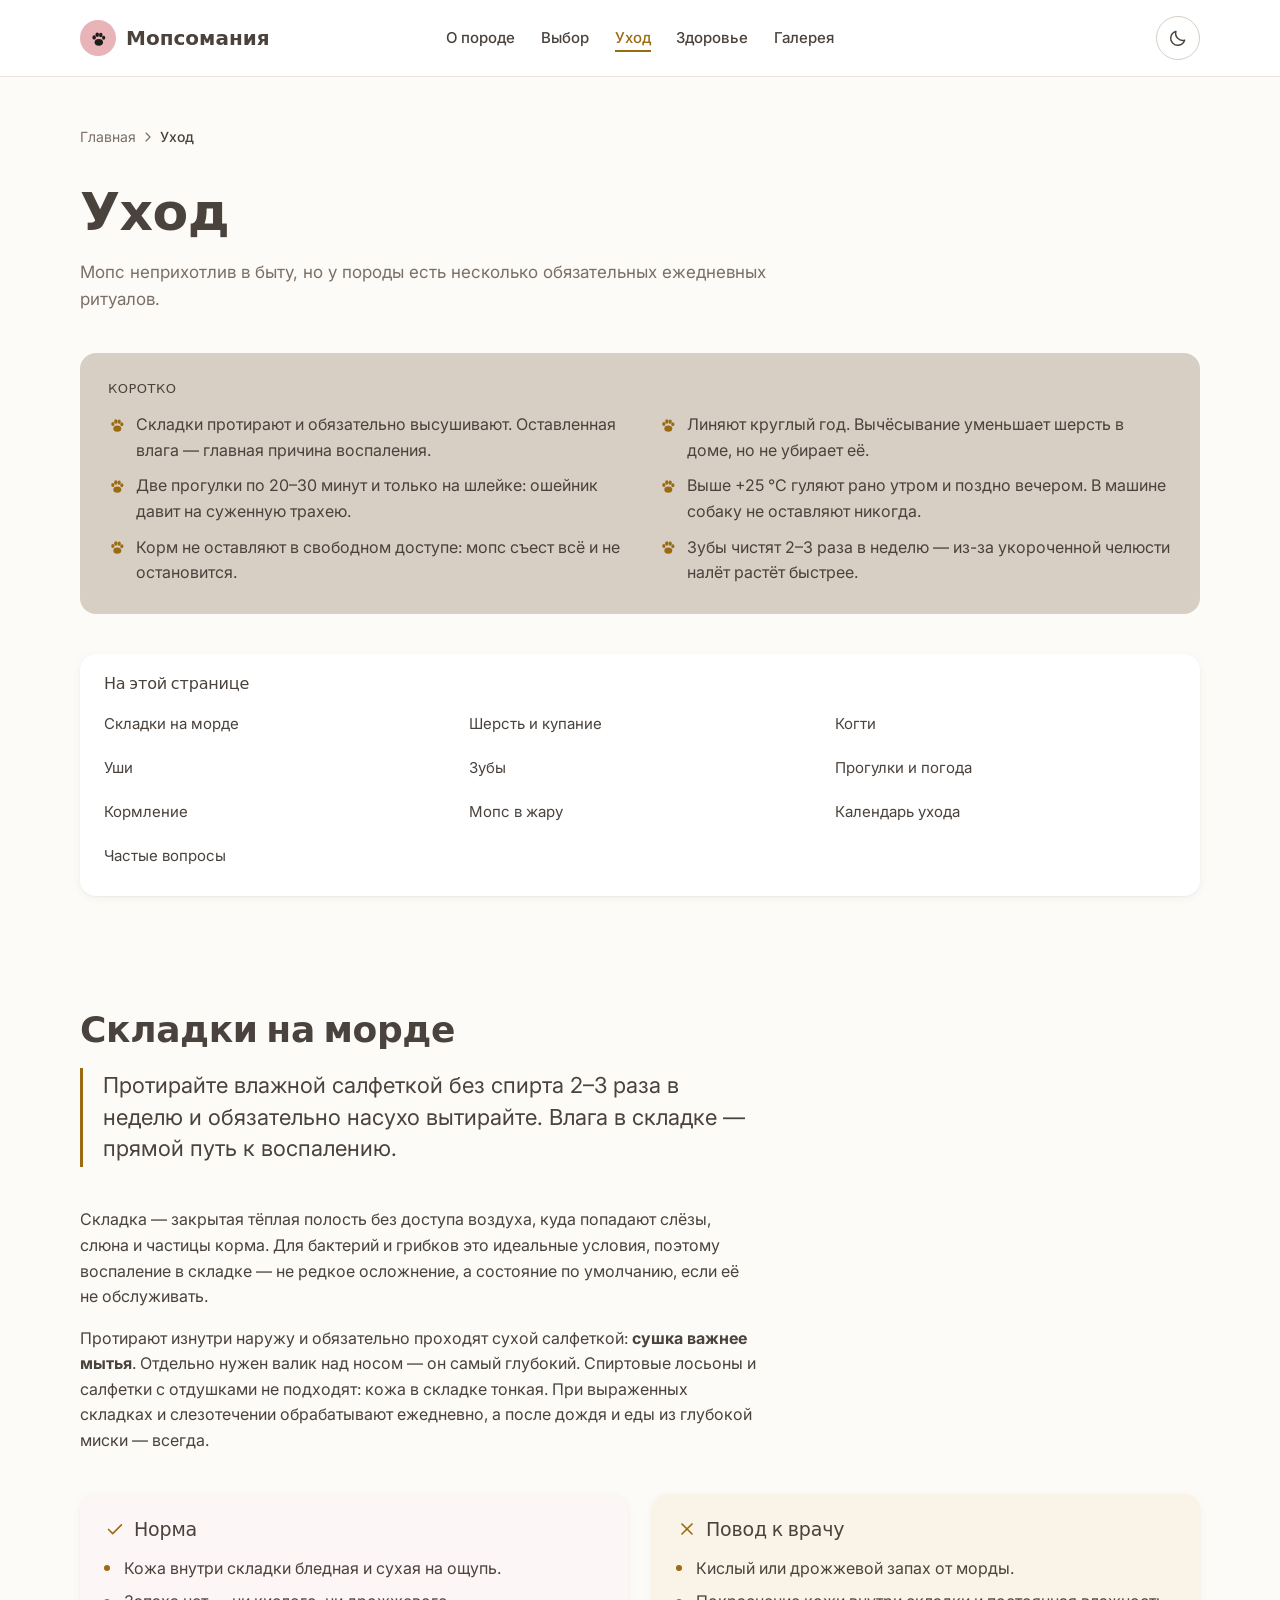
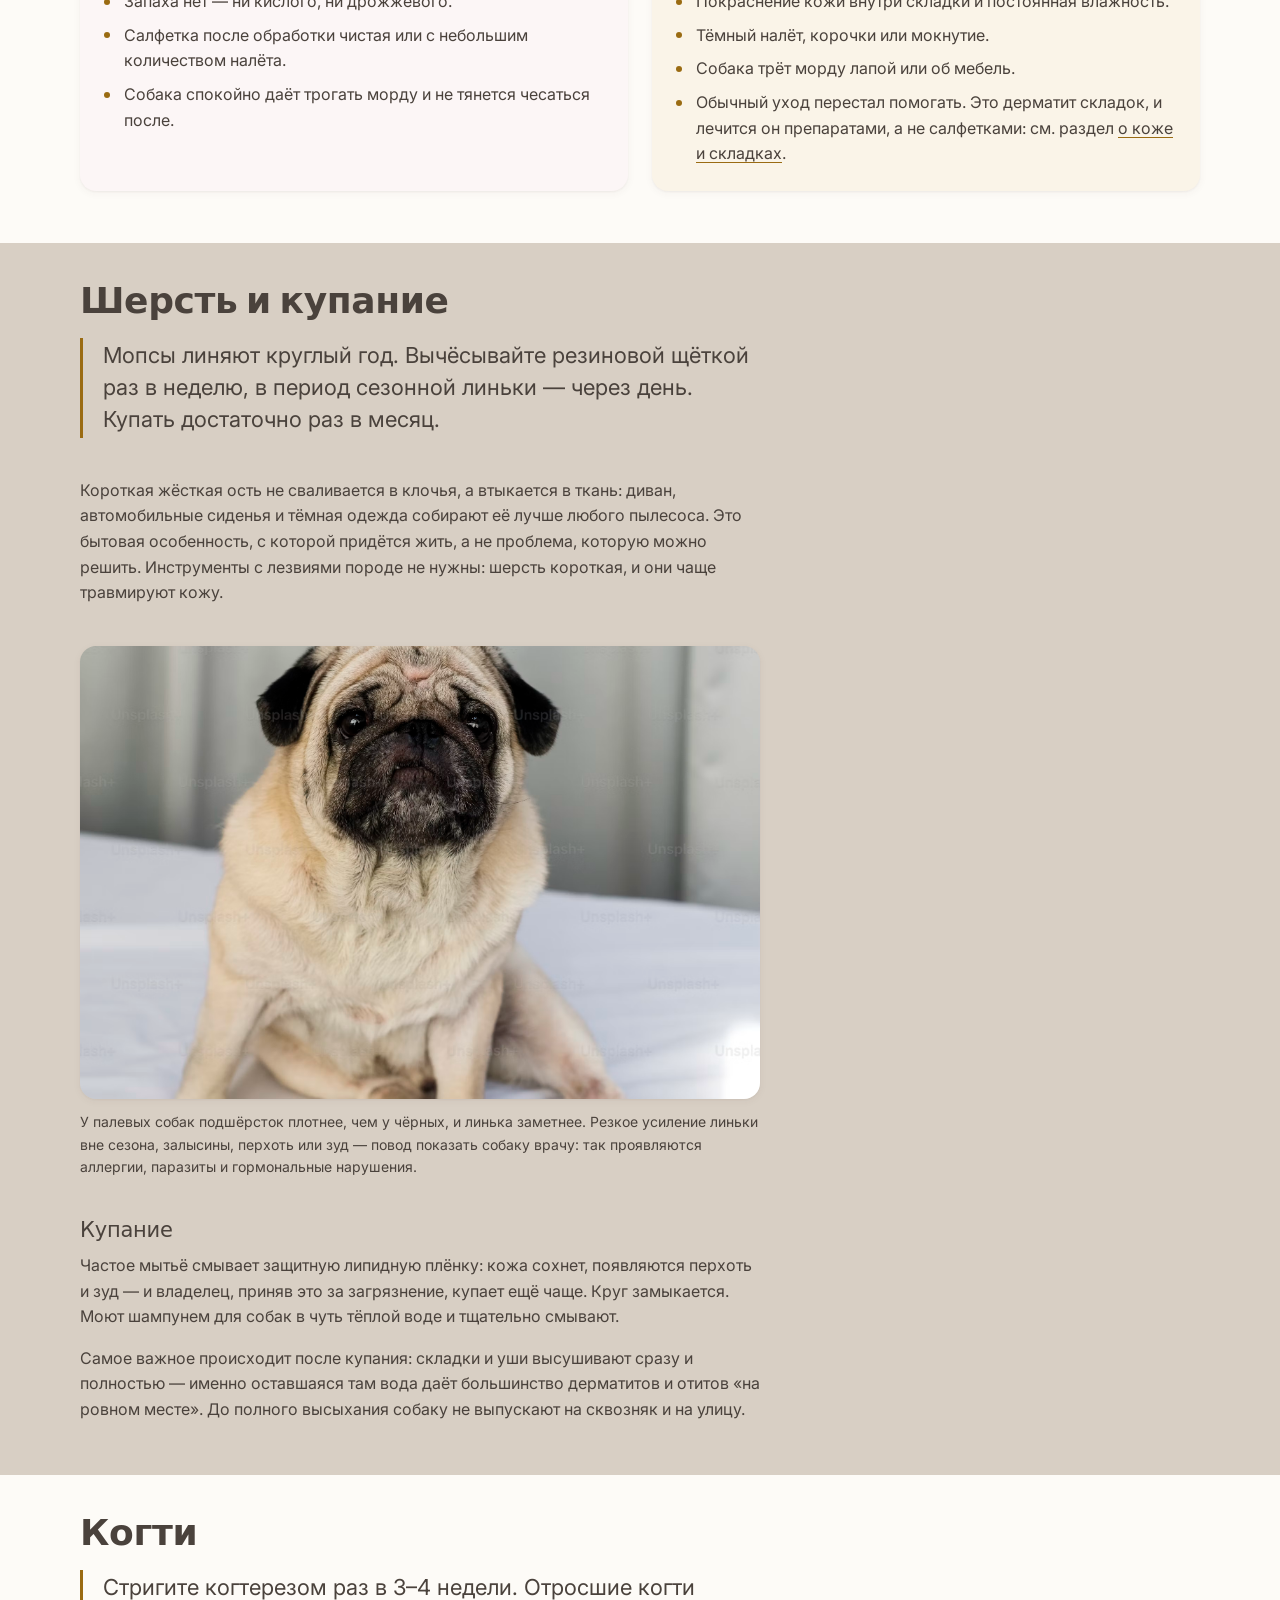
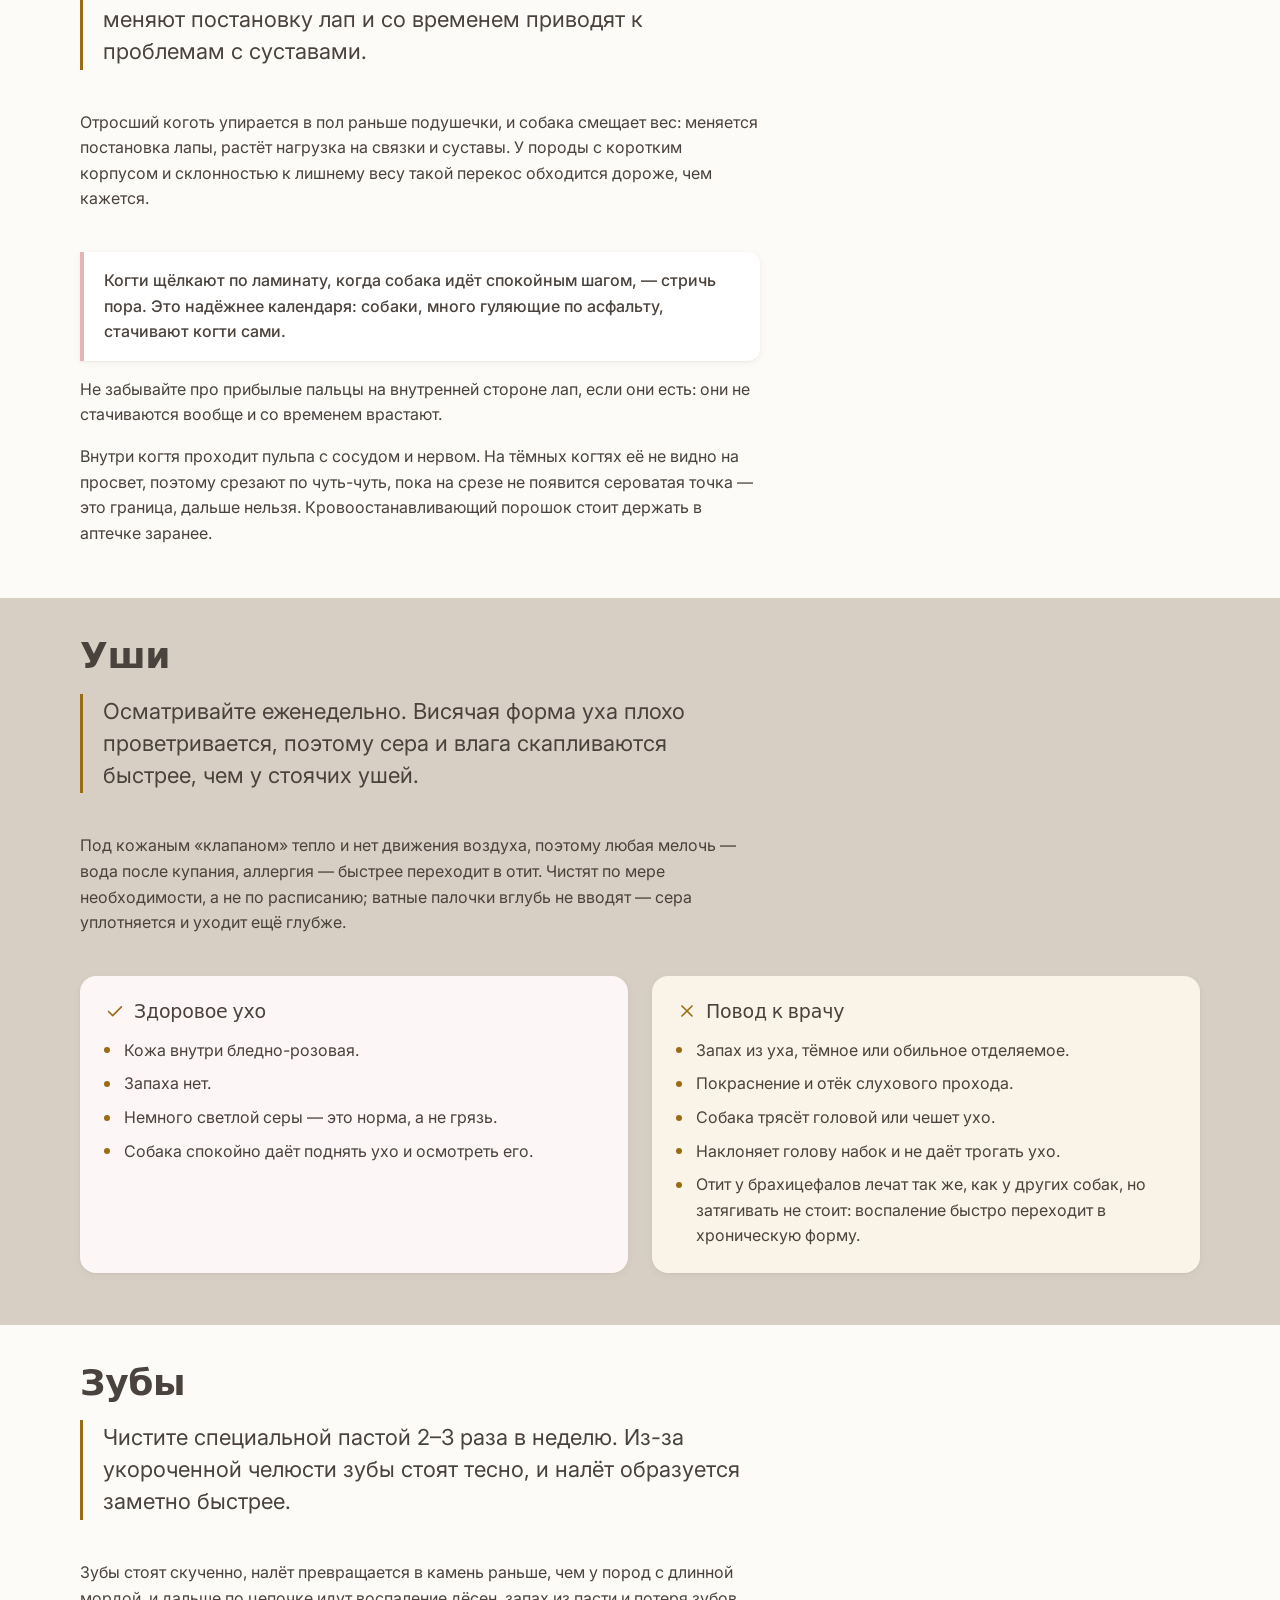
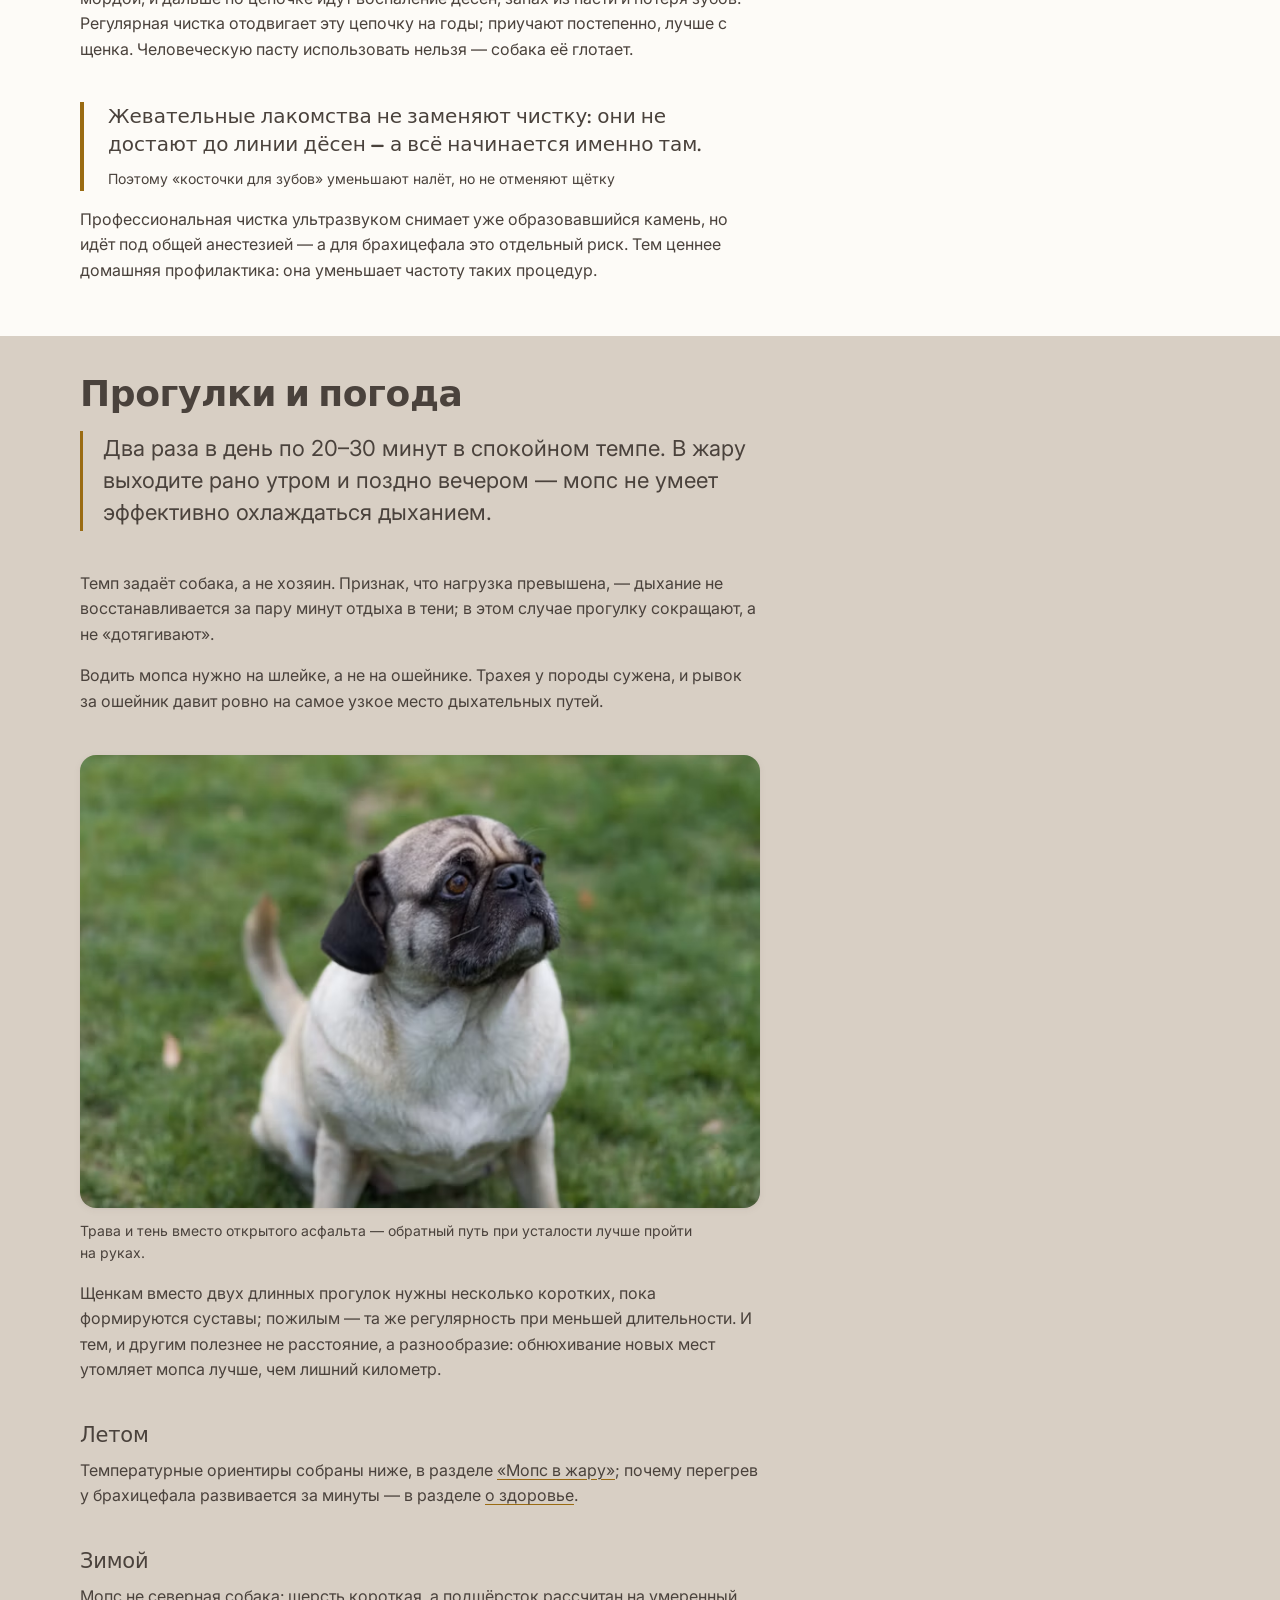
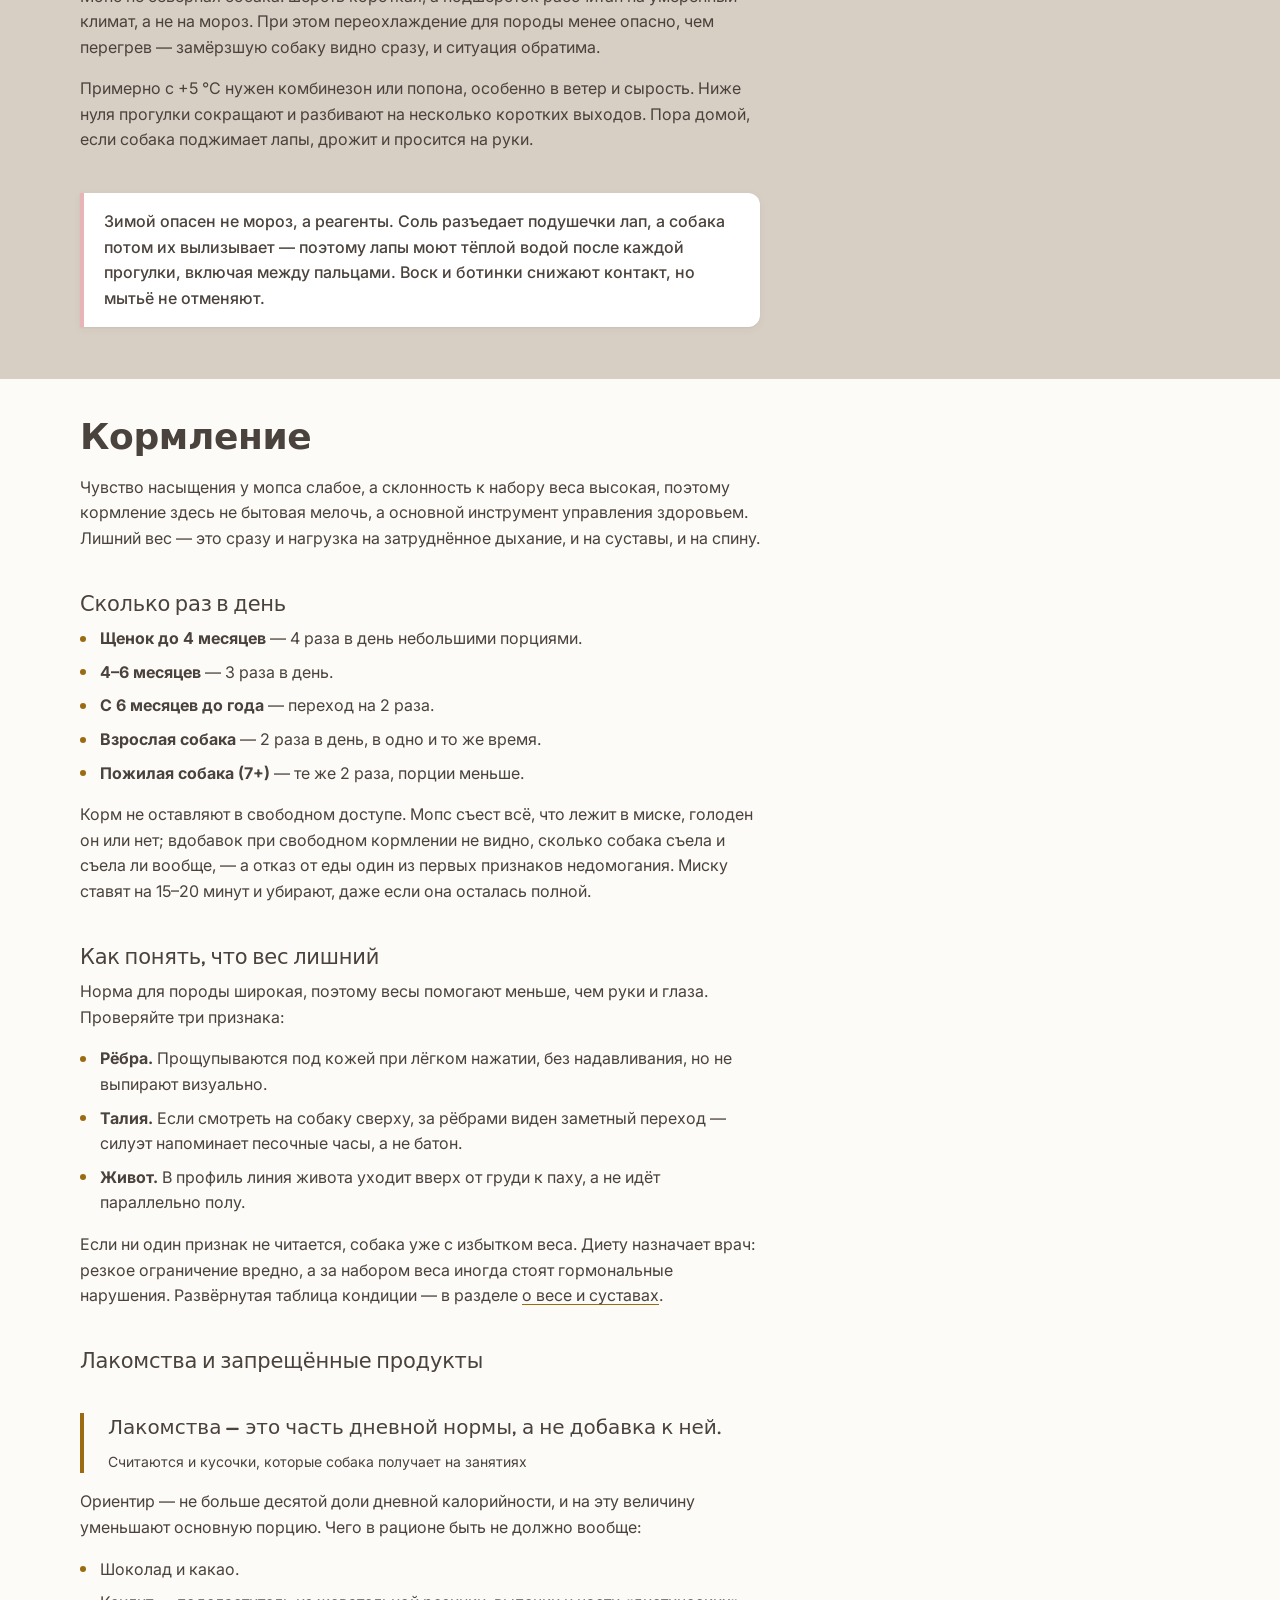
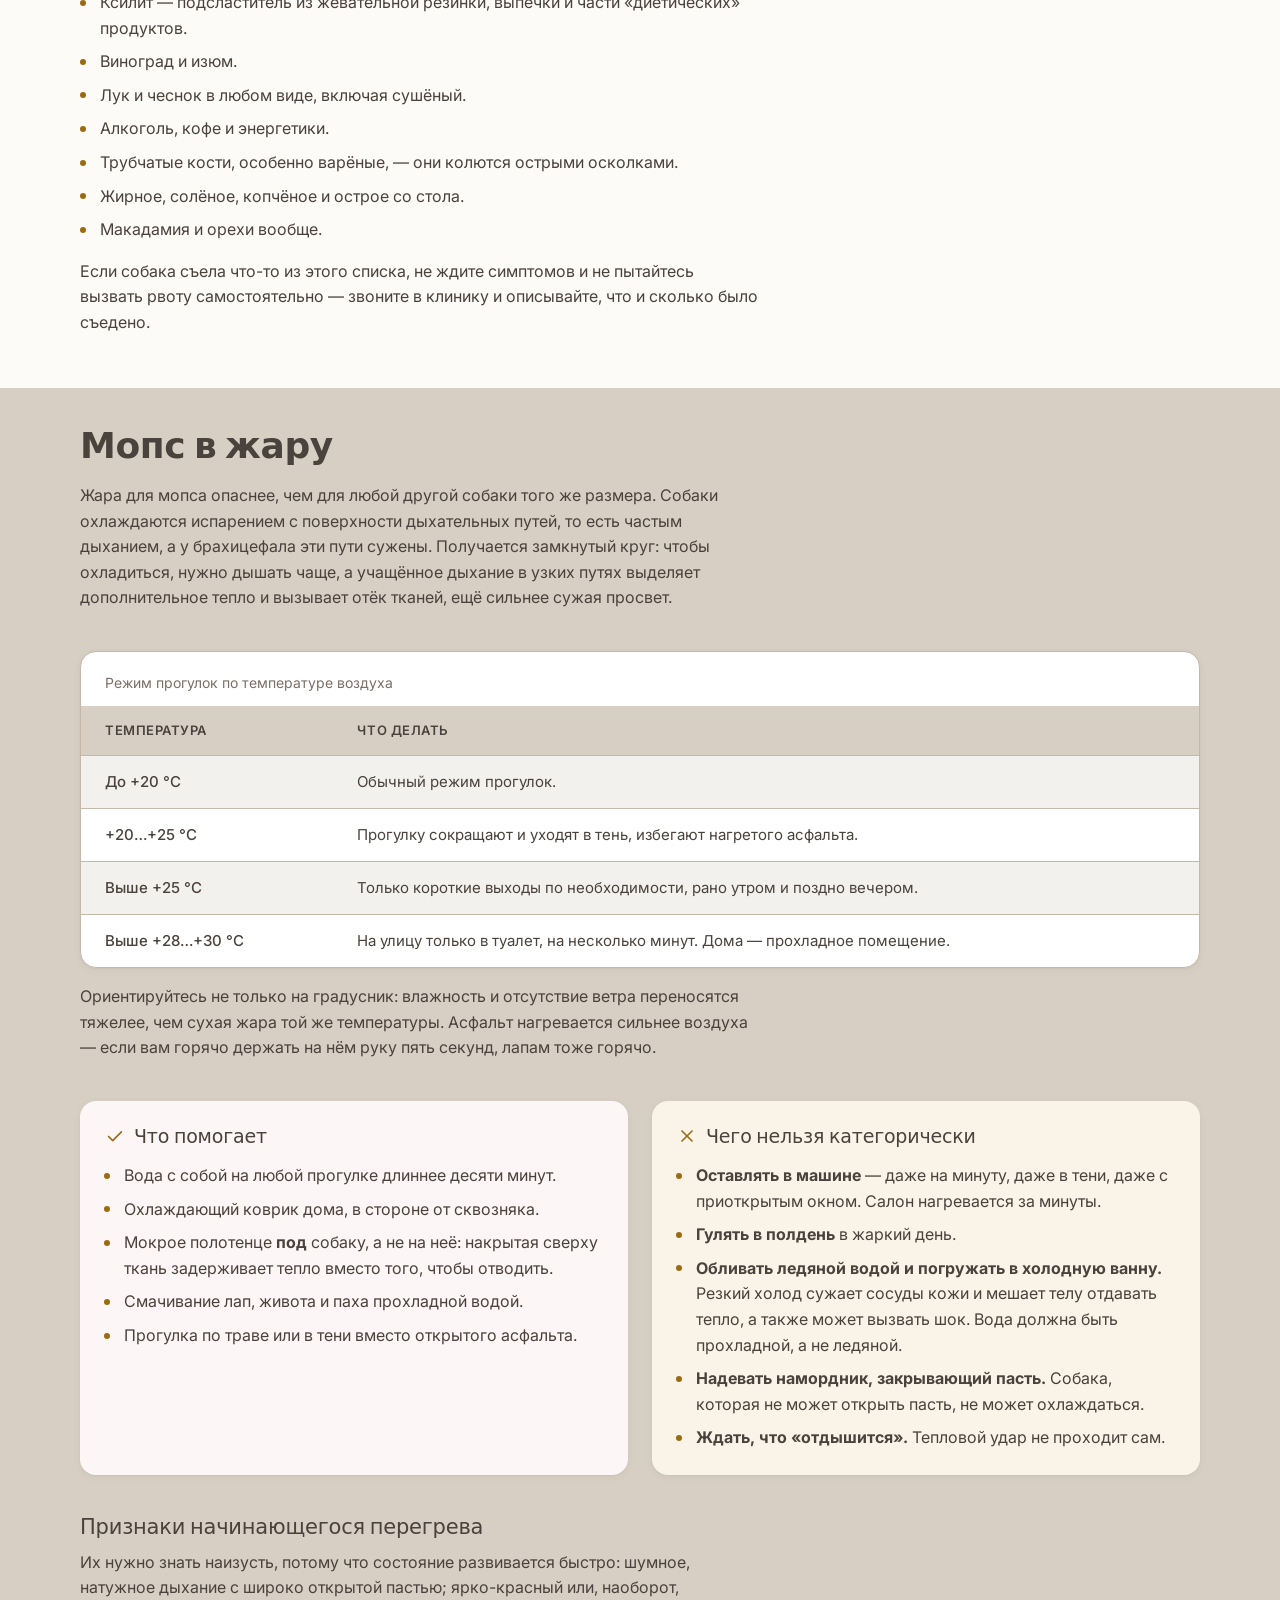
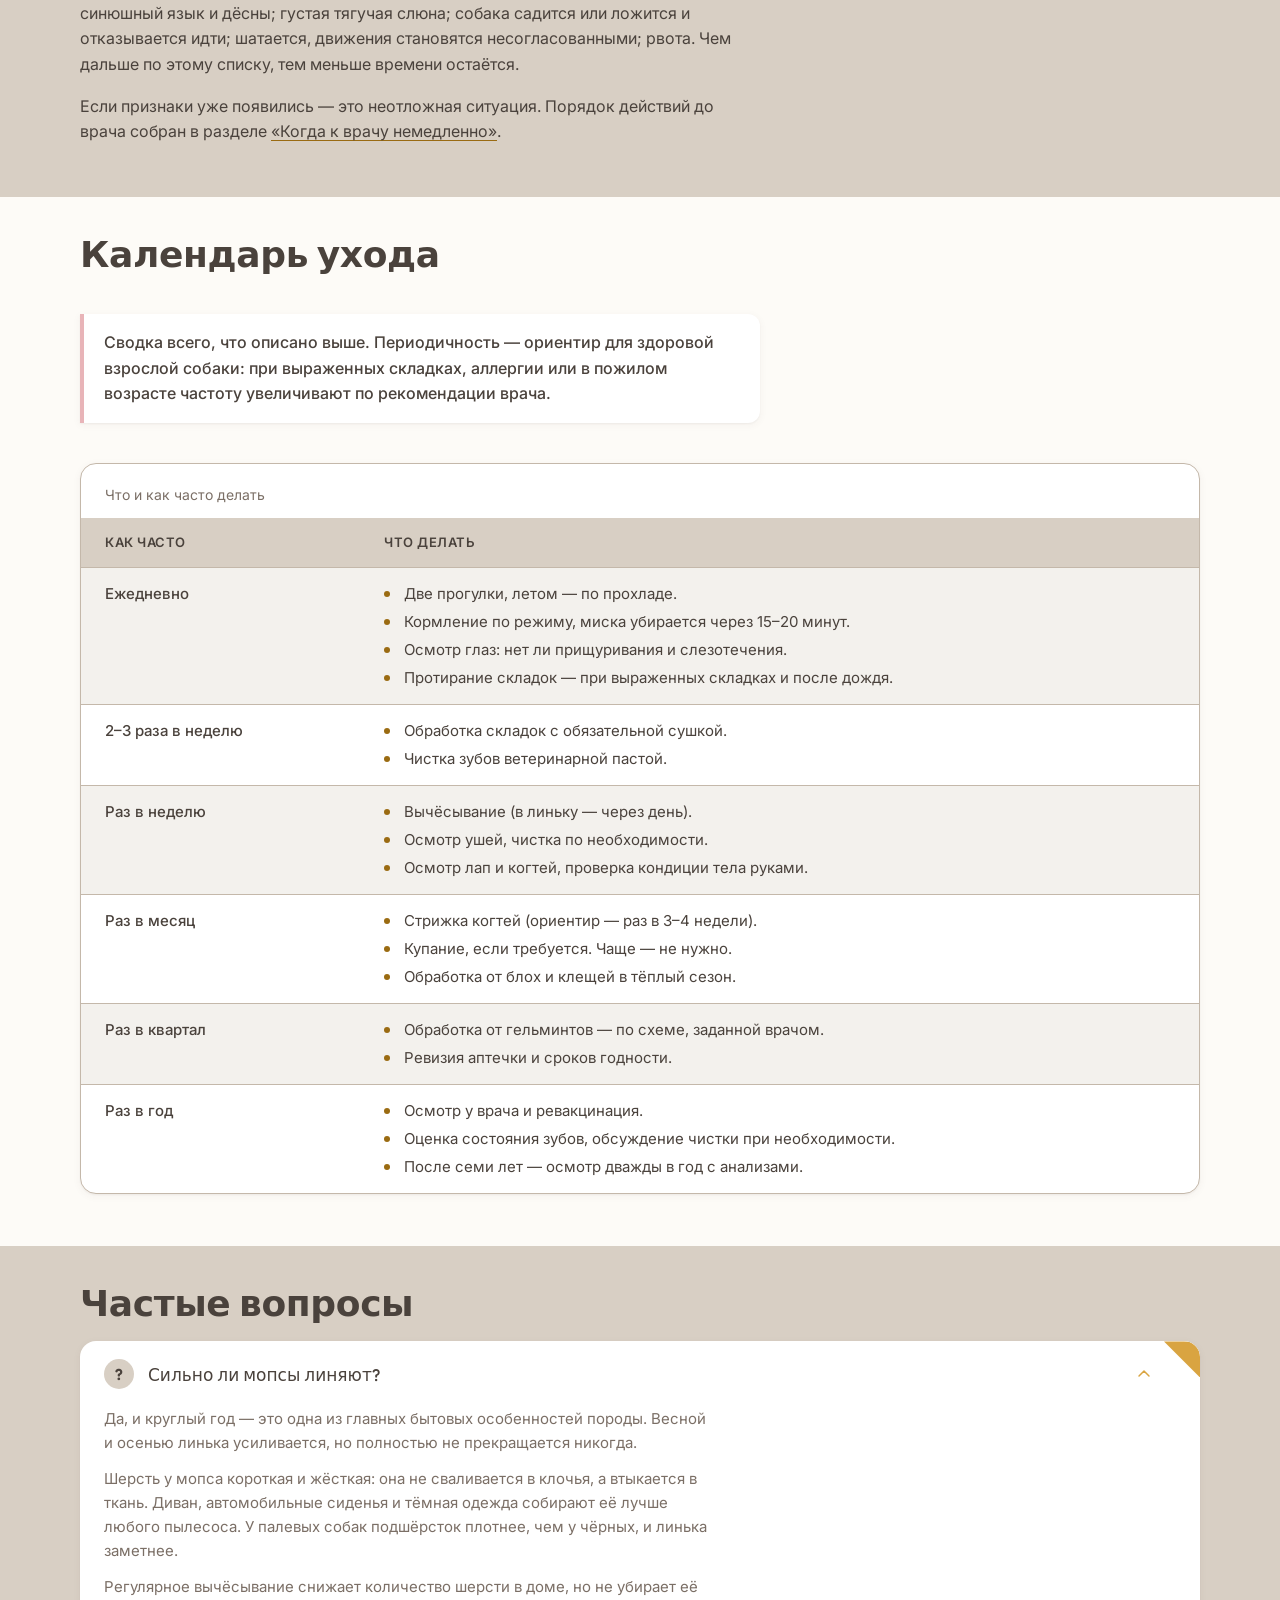
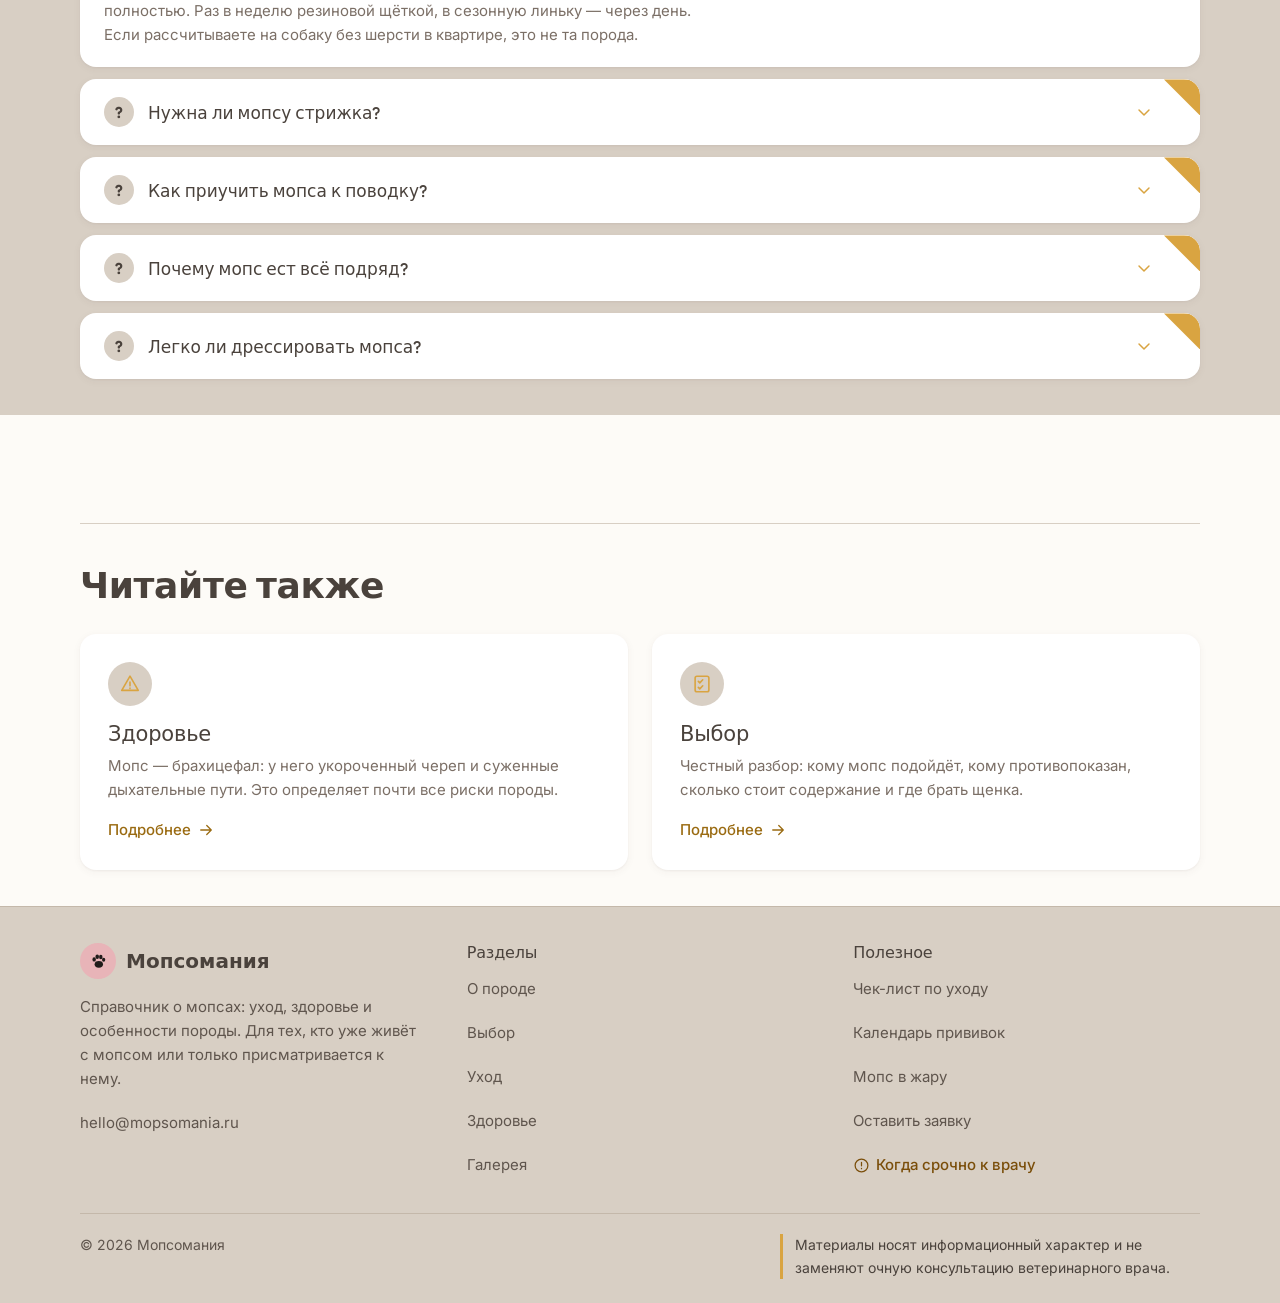
<file: care/index.html>
<!DOCTYPE html>
<html lang="ru">
<head>
  <meta charset="UTF-8">
  <meta name="viewport" content="width=device-width, initial-scale=1.0">
  <title>Уход за мопсом: складки, шерсть, прогулки, жара — Мопсомания</title>
  <meta name="description" content="Что придётся делать каждый день: складки, шерсть и купание, когти, уши, зубы, прогулки в жару и холод, кормление. С календарём ухода.">

  <!-- Инлайновый favicon: без него браузер стучится за /favicon.ico и ловит 404.
       Та же лапа, что в логотипе, — эмодзи рисовала система, и знак в шапке
       и на вкладке выглядели по-разному. Решётки в цветах экранированы как %23. -->
  <link rel="icon" href="data:image/svg+xml,<svg xmlns='http://www.w3.org/2000/svg' viewBox='0 0 24 24'><circle cx='12' cy='12' r='12' fill='%23E8B4B8'/><g fill='%231F1B19'><ellipse cx='6.5' cy='10.6' rx='2.15' ry='2.75'/><ellipse cx='10.4' cy='7.3' rx='2.25' ry='2.95'/><ellipse cx='14.9' cy='7.5' rx='2.2' ry='2.9'/><ellipse cx='18.5' cy='11' rx='2.05' ry='2.6'/><ellipse cx='12.4' cy='16.8' rx='5.3' ry='4.3'/></g></svg>">

  <!-- Шрифты: Fredoka для заголовков, Inter для текста -->
  <link rel="preconnect" href="https://fonts.googleapis.com">
  <link rel="preconnect" href="https://fonts.gstatic.com" crossorigin>
  <link href="https://fonts.googleapis.com/css2?family=Fredoka:wght@500;600&family=Inter:wght@400;500&display=swap" rel="stylesheet">

  <link rel="stylesheet" href="../style.css">

  <!--
    Тема применяется ДО первой отрисовки, иначе при загрузке будет вспышка
    светлой темы. Класс .js помечает, что скрипты работают: анимации появления
    и мобильная навигация прячут контент только в этом случае, иначе без JS
    страница осталась бы пустой, а на мобильном — ещё и без меню.

    Ключ localStorage с префиксом: на GitHub Pages origin вида логин.github.io
    общий для всех репозиториев владельца, и голое 'theme' столкнулось бы
    с любым соседним проектом на том же домене. Ключ общий для всех страниц.
  -->
  <script>
    (function () {
      var root = document.documentElement;
      root.classList.add('js');
      var theme = 'light';
      try {
        var saved = localStorage.getItem('mopsomania:theme');
        if (saved === 'light' || saved === 'dark') {
          theme = saved;
        } else if (window.matchMedia('(prefers-color-scheme: dark)').matches) {
          theme = 'dark';
        }
      } catch (e) {
        /* localStorage недоступен (приватный режим) — остаётся светлая тема */
      }
      root.setAttribute('data-theme', theme);
    })();
  </script>
</head>
<body data-page="care">
  <a class="skip-link" href="#main">Перейти к основному содержимому</a>

  <!-- Сентинел высотой 40px: пока он в зоне видимости, прокрутка меньше порога -->
  <div id="scroll-sentinel" aria-hidden="true"></div>

  <!-- ============ ШАПКА ============ -->
  <header class="header" id="header" role="banner">
    <div class="container header__inner">
      <a class="logo" href="../">
        <span class="logo__mark" aria-hidden="true">
          <svg class="logo__paw" viewBox="0 0 24 24" aria-hidden="true" focusable="false">
            <ellipse cx="6.5" cy="10.6" rx="2.15" ry="2.75"/>
                    <ellipse cx="10.4" cy="7.3" rx="2.25" ry="2.95"/>
                    <ellipse cx="14.9" cy="7.5" rx="2.2" ry="2.9"/>
                    <ellipse cx="18.5" cy="11" rx="2.05" ry="2.6"/>
                    <ellipse cx="12.4" cy="16.8" rx="5.3" ry="4.3"/>
          </svg>
        </span>
        <span>Мопсомания</span>
      </a>

      <!--
        Связь пункта с разделом держится только на data-nav-link ↔ data-page
        у <body>. href по-прежнему нигде не разбирается: переезд с якорей
        на пути не потребовал правок ни в CSS, ни в логике подсветки.
      -->
      <nav class="nav" id="primary-nav" aria-label="Основная навигация">
        <ul class="nav__list">
          <li><a class="nav__link" href="../about/" data-nav-link="about">О породе</a></li>
          <li><a class="nav__link" href="../choose/" data-nav-link="choose">Выбор</a></li>
          <li><a class="nav__link" href="../care/" data-nav-link="care">Уход</a></li>
          <li><a class="nav__link" href="../health/" data-nav-link="health">Здоровье</a></li>
          <li><a class="nav__link" href="../gallery/" data-nav-link="gallery">Галерея</a></li>
        </ul>
      </nav>

      <div class="header__actions">
        <button class="theme-toggle" id="theme-toggle" type="button" aria-label="Включить тёмную тему" aria-pressed="false">
          <svg class="icon icon--sun" viewBox="0 0 24 24" aria-hidden="true" focusable="false">
            <circle cx="12" cy="12" r="4.5"/>
            <path d="M12 2v2.5M12 19.5V22M2 12h2.5M19.5 12H22M4.9 4.9l1.8 1.8M17.3 17.3l1.8 1.8M19.1 4.9l-1.8 1.8M6.7 17.3l-1.8 1.8"/>
          </svg>
          <svg class="icon icon--moon" viewBox="0 0 24 24" aria-hidden="true" focusable="false">
            <path d="M20 14.5A8.5 8.5 0 0 1 9.5 4a8.5 8.5 0 1 0 10.5 10.5z"/>
          </svg>
        </button>

        <button class="nav-toggle" type="button" data-nav-toggle
                aria-label="Открыть меню" aria-expanded="false" aria-controls="primary-nav">
          <svg class="icon icon--burger" viewBox="0 0 24 24" aria-hidden="true" focusable="false">
            <path d="M4 7h16M4 12h16M4 17h16"/>
          </svg>
          <svg class="icon icon--close" viewBox="0 0 24 24" aria-hidden="true" focusable="false">
            <path d="M6 6l12 12M18 6L6 18"/>
          </svg>
        </button>
      </div>
    </div>
  </header>

  <main id="main">
    <section class="section section--page">
      <div class="container">

        <!-- ============ ХЛЕБНЫЕ КРОШКИ ============ -->
        <nav class="breadcrumbs" aria-label="Хлебные крошки">
          <ol class="breadcrumbs__list">
            <li class="breadcrumbs__item">
              <a class="breadcrumbs__link" href="../">Главная</a>
              <svg class="icon breadcrumbs__sep" viewBox="0 0 24 24" aria-hidden="true" focusable="false">
                <path d="M9 6l6 6-6 6"/>
              </svg>
            </li>
            <li class="breadcrumbs__item">
              <span class="breadcrumbs__current" aria-current="page">Уход</span>
            </li>
          </ol>
        </nav>

        <header class="page-head">
          <h1 class="page-head__title reveal">Уход</h1>
          <p class="page-head__lead reveal">
            Мопс неприхотлив в быту, но у породы есть несколько обязательных ежедневных ритуалов.
          </p>
        </header>

        <!-- ============ КОРОТКО ============
             Ответ за десять секунд: прочитавший только этот блок уже знает
             главное по теме страницы и сам решает, читать ли дальше. -->
        <aside class="brief reveal">
          <h2 class="brief__title">Коротко</h2>
          <ul class="brief__list">
            <li class="brief__item">
              <svg class="brief__paw" viewBox="0 0 24 24" aria-hidden="true" focusable="false">
                <ellipse cx="6.5" cy="10.6" rx="2.15" ry="2.75"/>
                <ellipse cx="10.4" cy="7.3" rx="2.25" ry="2.95"/>
                <ellipse cx="14.9" cy="7.5" rx="2.2" ry="2.9"/>
                <ellipse cx="18.5" cy="11" rx="2.05" ry="2.6"/>
                <ellipse cx="12.4" cy="16.8" rx="5.3" ry="4.3"/>
              </svg>
              <span>Складки протирают и обязательно высушивают. Оставленная влага — главная причина воспаления.</span>
            </li>
            <li class="brief__item">
              <svg class="brief__paw" viewBox="0 0 24 24" aria-hidden="true" focusable="false">
                <ellipse cx="6.5" cy="10.6" rx="2.15" ry="2.75"/>
                <ellipse cx="10.4" cy="7.3" rx="2.25" ry="2.95"/>
                <ellipse cx="14.9" cy="7.5" rx="2.2" ry="2.9"/>
                <ellipse cx="18.5" cy="11" rx="2.05" ry="2.6"/>
                <ellipse cx="12.4" cy="16.8" rx="5.3" ry="4.3"/>
              </svg>
              <span>Линяют круглый год. Вычёсывание уменьшает шерсть в доме, но не убирает её.</span>
            </li>
            <li class="brief__item">
              <svg class="brief__paw" viewBox="0 0 24 24" aria-hidden="true" focusable="false">
                <ellipse cx="6.5" cy="10.6" rx="2.15" ry="2.75"/>
                <ellipse cx="10.4" cy="7.3" rx="2.25" ry="2.95"/>
                <ellipse cx="14.9" cy="7.5" rx="2.2" ry="2.9"/>
                <ellipse cx="18.5" cy="11" rx="2.05" ry="2.6"/>
                <ellipse cx="12.4" cy="16.8" rx="5.3" ry="4.3"/>
              </svg>
              <span>Две прогулки по 20–30 минут и только на шлейке: ошейник давит на суженную трахею.</span>
            </li>
            <li class="brief__item">
              <svg class="brief__paw" viewBox="0 0 24 24" aria-hidden="true" focusable="false">
                <ellipse cx="6.5" cy="10.6" rx="2.15" ry="2.75"/>
                <ellipse cx="10.4" cy="7.3" rx="2.25" ry="2.95"/>
                <ellipse cx="14.9" cy="7.5" rx="2.2" ry="2.9"/>
                <ellipse cx="18.5" cy="11" rx="2.05" ry="2.6"/>
                <ellipse cx="12.4" cy="16.8" rx="5.3" ry="4.3"/>
              </svg>
              <span>Выше +25 °C гуляют рано утром и поздно вечером. В машине собаку не оставляют никогда.</span>
            </li>
            <li class="brief__item">
              <svg class="brief__paw" viewBox="0 0 24 24" aria-hidden="true" focusable="false">
                <ellipse cx="6.5" cy="10.6" rx="2.15" ry="2.75"/>
                <ellipse cx="10.4" cy="7.3" rx="2.25" ry="2.95"/>
                <ellipse cx="14.9" cy="7.5" rx="2.2" ry="2.9"/>
                <ellipse cx="18.5" cy="11" rx="2.05" ry="2.6"/>
                <ellipse cx="12.4" cy="16.8" rx="5.3" ry="4.3"/>
              </svg>
              <span>Корм не оставляют в свободном доступе: мопс съест всё и не остановится.</span>
            </li>
            <li class="brief__item">
              <svg class="brief__paw" viewBox="0 0 24 24" aria-hidden="true" focusable="false">
                <ellipse cx="6.5" cy="10.6" rx="2.15" ry="2.75"/>
                <ellipse cx="10.4" cy="7.3" rx="2.25" ry="2.95"/>
                <ellipse cx="14.9" cy="7.5" rx="2.2" ry="2.9"/>
                <ellipse cx="18.5" cy="11" rx="2.05" ry="2.6"/>
                <ellipse cx="12.4" cy="16.8" rx="5.3" ry="4.3"/>
              </svg>
              <span>Зубы чистят 2–3 раза в неделю — из-за укороченной челюсти налёт растёт быстрее.</span>
            </li>
          </ul>
        </aside>

        <!-- ============ ОГЛАВЛЕНИЕ СТРАНИЦЫ ============
             Блок скрывается сам, если пунктов меньше четырёх. -->
        <nav class="toc reveal" aria-label="Содержание страницы">
          <h2 class="toc__title">На этой странице</h2>
          <ul class="toc__list">
            <li class="toc__item"><a class="toc__link" href="#folds">Складки на морде</a></li>
            <li class="toc__item"><a class="toc__link" href="#coat">Шерсть и купание</a></li>
            <li class="toc__item"><a class="toc__link" href="#claws">Когти</a></li>
            <li class="toc__item"><a class="toc__link" href="#ears">Уши</a></li>
            <li class="toc__item"><a class="toc__link" href="#teeth">Зубы</a></li>
            <li class="toc__item"><a class="toc__link" href="#walks">Прогулки и погода</a></li>
            <li class="toc__item"><a class="toc__link" href="#feeding">Кормление</a></li>
            <li class="toc__item"><a class="toc__link" href="#heat">Мопс в жару</a></li>
            <li class="toc__item"><a class="toc__link" href="#checklist">Календарь ухода</a></li>
            <li class="toc__item"><a class="toc__link" href="#faq">Частые вопросы</a></li>
          </ul>
        </nav>

      </div>
    </section>

    <!-- ============ СКЛАДКИ НА МОРДЕ ============ -->
    <section class="section">
      <div class="container">
        <h2 id="folds">Складки на морде</h2>
        <div class="card card--icon card--thesis">
          <span class="card__icon" aria-hidden="true">
            <svg class="icon" viewBox="0 0 24 24" focusable="false">
              <circle cx="12" cy="12" r="9"/>
              <path d="M7.5 9.5c1.6 1.1 3.4 1.1 5 0M6.5 13c2 1.4 5 1.4 7 0M9 16.8c1.6.8 3.4.8 5 0"/>
            </svg>
          </span>
          <p class="card__text">Протирайте влажной салфеткой без спирта 2–3 раза в неделю и обязательно
              насухо вытирайте. Влага в складке — прямой путь к воспалению.</p>
        </div>
        <p>
          Складка — закрытая тёплая полость без доступа воздуха, куда попадают слёзы, слюна
          и частицы корма. Для бактерий и грибков это идеальные условия, поэтому воспаление
          в складке — не редкое осложнение, а состояние по умолчанию, если её не обслуживать.
        </p>
        <p>
          Протирают изнутри наружу и обязательно проходят сухой салфеткой: <strong>сушка
          важнее мытья</strong>. Отдельно нужен валик над носом — он самый глубокий.
          Спиртовые лосьоны и салфетки с отдушками не подходят: кожа в складке тонкая.
          При выраженных складках и слезотечении обрабатывают ежедневно, а после дождя
          и еды из глубокой миски — всегда.
        </p>
        <div class="duo">
          <div class="duo__col duo__col--yes">
            <h3 class="duo__title">
              <svg class="icon duo__icon" viewBox="0 0 24 24" aria-hidden="true" focusable="false">
                <path d="M5 12.5l4.5 4.5L19 7.5"/>
              </svg>
              Норма
            </h3>
            <ul class="list">
              <li>Кожа внутри складки бледная и сухая на ощупь.</li>
              <li>Запаха нет — ни кислого, ни дрожжевого.</li>
              <li>Салфетка после обработки чистая или с небольшим количеством налёта.</li>
              <li>Собака спокойно даёт трогать морду и не тянется чесаться после.</li>
            </ul>
          </div>
          <div class="duo__col duo__col--no">
            <h3 class="duo__title">
              <svg class="icon duo__icon" viewBox="0 0 24 24" aria-hidden="true" focusable="false">
                <path d="M6.5 6.5l11 11M17.5 6.5l-11 11"/>
              </svg>
              Повод к врачу
            </h3>
            <ul class="list">
              <li>Кислый или дрожжевой запах от морды.</li>
              <li>Покраснение кожи внутри складки и постоянная влажность.</li>
              <li>Тёмный налёт, корочки или мокнутие.</li>
              <li>Собака трёт морду лапой или об мебель.</li>
              <li>Обычный уход перестал помогать. Это дерматит складок, и лечится он препаратами, а не салфетками: см. раздел <a class="link" href="../health/#skin">о коже и складках</a>.</li>
            </ul>
          </div>
        </div>
      </div>
    </section>

    <!-- ============ ШЕРСТЬ И КУПАНИЕ ============ -->
    <section class="section section--alt">
      <div class="container">
        <h2 id="coat">Шерсть и купание</h2>
        <div class="card card--icon card--thesis">
          <span class="card__icon" aria-hidden="true">
            <svg class="icon" viewBox="0 0 24 24" focusable="false">
              <path d="M3 7.5c2-2.4 4.5-2.4 6.5 0s4.5 2.4 6.5 0 4-1.6 5 0M3 12.5c2-2.4 4.5-2.4 6.5 0s4.5 2.4 6.5 0 4-1.6 5 0M3 17.5c2-2.4 4.5-2.4 6.5 0s4.5 2.4 6.5 0 4-1.6 5 0"/>
            </svg>
          </span>
          <p class="card__text">Мопсы линяют круглый год. Вычёсывайте резиновой щёткой раз в неделю,
              в период сезонной линьки — через день. Купать достаточно раз в месяц.</p>
        </div>
        <p>
          Короткая жёсткая ость не сваливается в клочья, а втыкается в ткань: диван,
          автомобильные сиденья и тёмная одежда собирают её лучше любого пылесоса. Это
          бытовая особенность, с которой придётся жить, а не проблема, которую можно решить.
          Инструменты с лезвиями породе не нужны: шерсть короткая, и они чаще травмируют кожу.
        </p>
        <figure class="figure">
          <img src="../assets/mops/pug-fawn-1.avif" alt="Палевый мопс сидит на светлом покрывале, видна короткая плотная шерсть корпуса" width="1941" height="2553" loading="lazy">
          <figcaption class="figure__caption">У палевых собак подшёрсток плотнее, чем у чёрных, и линька заметнее. Резкое усиление линьки вне сезона, залысины, перхоть или зуд — повод показать собаку врачу: так проявляются аллергии, паразиты и гормональные нарушения.</figcaption>
        </figure>
        <h3>Купание</h3>
        <p>
          Частое мытьё смывает защитную липидную плёнку: кожа сохнет, появляются перхоть
          и зуд — и владелец, приняв это за загрязнение, купает ещё чаще. Круг замыкается.
          Моют шампунем для собак в чуть тёплой воде и тщательно смывают.
        </p>
        <p>
          Самое важное происходит после купания: складки и уши высушивают сразу и полностью —
          именно оставшаяся там вода даёт большинство дерматитов и отитов «на ровном месте».
          До полного высыхания собаку не выпускают на сквозняк и на улицу.
        </p>
      </div>
    </section>

    <!-- ============ КОГТИ ============ -->
    <section class="section">
      <div class="container">
        <h2 id="claws">Когти</h2>
        <div class="card card--icon card--thesis">
          <span class="card__icon" aria-hidden="true">
            <svg class="icon" viewBox="0 0 24 24" focusable="false">
              <ellipse cx="7" cy="9" rx="2" ry="2.6"/>
              <ellipse cx="12" cy="7.2" rx="2" ry="2.8"/>
              <ellipse cx="17" cy="9" rx="2" ry="2.6"/>
              <path d="M12 12c3 0 5 2.2 5 4.4S15 20 12 20s-5-1.4-5-3.6S9 12 12 12z"/>
            </svg>
          </span>
          <p class="card__text">Стригите когтерезом раз в 3–4 недели. Отросшие когти меняют постановку лап
              и со временем приводят к проблемам с суставами.</p>
        </div>
        <p>
          Отросший коготь упирается в пол раньше подушечки, и собака смещает вес: меняется
          постановка лапы, растёт нагрузка на связки и суставы. У породы с коротким корпусом
          и склонностью к лишнему весу такой перекос обходится дороже, чем кажется.
        </p>
        <p class="note">
          Когти щёлкают по ламинату, когда собака идёт спокойным шагом, — стричь пора.
          Это надёжнее календаря: собаки, много гуляющие по асфальту, стачивают когти сами.
        </p>
        <p>
          Не забывайте про прибылые пальцы на внутренней стороне лап, если они есть:
          они не стачиваются вообще и со временем врастают.
        </p>
        <p>
          Внутри когтя проходит пульпа с сосудом и нервом. На тёмных когтях её не видно
          на просвет, поэтому срезают по чуть-чуть, пока на срезе не появится сероватая
          точка — это граница, дальше нельзя. Кровоостанавливающий порошок стоит держать
          в аптечке заранее.
        </p>
      </div>
    </section>

    <!-- ============ УШИ ============ -->
    <section class="section section--alt">
      <div class="container">
        <h2 id="ears">Уши</h2>
        <div class="card card--icon card--thesis">
          <span class="card__icon" aria-hidden="true">
            <svg class="icon" viewBox="0 0 24 24" focusable="false">
              <path d="M15.5 3.5c-4.2 0-7.5 3.8-7.5 8.5 0 4 2 7.5 5 7.5 3.6 0 5.5-4.6 5.5-9.5 0-3.4-1-6.5-3-6.5z"/>
              <path d="M11.5 12.5c.8-1.4 2.2-1.4 3 0"/>
            </svg>
          </span>
          <p class="card__text">Осматривайте еженедельно. Висячая форма уха плохо проветривается,
              поэтому сера и влага скапливаются быстрее, чем у стоячих ушей.</p>
        </div>
        <p>
          Под кожаным «клапаном» тепло и нет движения воздуха, поэтому любая мелочь — вода
          после купания, аллергия — быстрее переходит в отит. Чистят по мере необходимости,
          а не по расписанию; ватные палочки вглубь не вводят — сера уплотняется и уходит
          ещё глубже.
        </p>
        <div class="duo">
          <div class="duo__col duo__col--yes">
            <h3 class="duo__title">
              <svg class="icon duo__icon" viewBox="0 0 24 24" aria-hidden="true" focusable="false">
                <path d="M5 12.5l4.5 4.5L19 7.5"/>
              </svg>
              Здоровое ухо
            </h3>
            <ul class="list">
              <li>Кожа внутри бледно-розовая.</li>
              <li>Запаха нет.</li>
              <li>Немного светлой серы — это норма, а не грязь.</li>
              <li>Собака спокойно даёт поднять ухо и осмотреть его.</li>
            </ul>
          </div>
          <div class="duo__col duo__col--no">
            <h3 class="duo__title">
              <svg class="icon duo__icon" viewBox="0 0 24 24" aria-hidden="true" focusable="false">
                <path d="M6.5 6.5l11 11M17.5 6.5l-11 11"/>
              </svg>
              Повод к врачу
            </h3>
            <ul class="list">
              <li>Запах из уха, тёмное или обильное отделяемое.</li>
              <li>Покраснение и отёк слухового прохода.</li>
              <li>Собака трясёт головой или чешет ухо.</li>
              <li>Наклоняет голову набок и не даёт трогать ухо.</li>
              <li>Отит у брахицефалов лечат так же, как у других собак, но затягивать не стоит: воспаление быстро переходит в хроническую форму.</li>
            </ul>
          </div>
        </div>
      </div>
    </section>

    <!-- ============ ЗУБЫ ============ -->
    <section class="section">
      <div class="container">
        <h2 id="teeth">Зубы</h2>
        <div class="card card--icon card--thesis">
          <span class="card__icon" aria-hidden="true">
            <svg class="icon" viewBox="0 0 24 24" focusable="false">
              <path d="M6.5 4h11a1.5 1.5 0 0 1 1.5 1.5v5c0 3.2-1.6 9.5-3.2 9.5-1.5 0-1.8-4.2-3.8-4.2s-2.3 4.2-3.8 4.2C6.6 20 5 13.7 5 10.5v-5A1.5 1.5 0 0 1 6.5 4z"/>
            </svg>
          </span>
          <p class="card__text">Чистите специальной пастой 2–3 раза в неделю. Из-за укороченной челюсти
              зубы стоят тесно, и налёт образуется заметно быстрее.</p>
        </div>
        <p>
          Зубы стоят скученно, налёт превращается в камень раньше, чем у пород с длинной
          мордой, и дальше по цепочке идут воспаление дёсен, запах из пасти и потеря зубов.
          Регулярная чистка отодвигает эту цепочку на годы; приучают постепенно, лучше
          с щенка. Человеческую пасту использовать нельзя — собака её глотает.
        </p>
        <figure class="quote">
          <blockquote class="quote__text">Жевательные лакомства не заменяют чистку: они не достают до линии дёсен — а всё начинается именно там.</blockquote>
          <figcaption class="quote__source">Поэтому «косточки для зубов» уменьшают налёт, но не отменяют щётку</figcaption>
        </figure>
        <p>
          Профессиональная чистка ультразвуком снимает уже образовавшийся камень, но идёт
          под общей анестезией — а для брахицефала это отдельный риск. Тем ценнее домашняя
          профилактика: она уменьшает частоту таких процедур.
        </p>
      </div>
    </section>

    <!-- ============ ПРОГУЛКИ И ПОГОДА ============ -->
    <section class="section section--alt">
      <div class="container">
        <h2 id="walks">Прогулки и погода</h2>
        <div class="card card--icon card--thesis">
          <span class="card__icon" aria-hidden="true">
            <svg class="icon" viewBox="0 0 24 24" focusable="false">
              <circle cx="7" cy="17" r="3.2"/>
              <path d="M10.2 15.2c3-1 4.3-3.2 4.3-6.2A4.3 4.3 0 0 1 18.8 4.7"/>
              <circle cx="18.8" cy="4.7" r="1.6"/>
            </svg>
          </span>
          <p class="card__text">Два раза в день по 20–30 минут в спокойном темпе. В жару выходите рано утром
              и поздно вечером — мопс не умеет эффективно охлаждаться дыханием.</p>
        </div>
        <p>
          Темп задаёт собака, а не хозяин. Признак, что нагрузка превышена, — дыхание
          не восстанавливается за пару минут отдыха в тени; в этом случае прогулку сокращают,
          а не «дотягивают».
        </p>
        <p>
          Водить мопса нужно на шлейке, а не на ошейнике. Трахея у породы сужена, и рывок
          за ошейник давит ровно на самое узкое место дыхательных путей.
        </p>
        <figure class="figure">
          <img src="../assets/mops/pug-fawn-8.avif" alt="Палевый мопс стоит на зелёной лужайке, хвост свёрнут кольцом" width="735" height="981" loading="lazy">
          <figcaption class="figure__caption">Трава и тень вместо открытого асфальта — обратный путь при усталости лучше пройти на руках.</figcaption>
        </figure>
        <p>
          Щенкам вместо двух длинных прогулок нужны несколько коротких, пока формируются
          суставы; пожилым — та же регулярность при меньшей длительности. И тем, и другим
          полезнее не расстояние, а разнообразие: обнюхивание новых мест утомляет мопса
          лучше, чем лишний километр.
        </p>
        <h3>Летом</h3>
        <p>
          Температурные ориентиры собраны ниже, в разделе
          <a class="link" href="#heat">«Мопс в жару»</a>; почему перегрев у брахицефала
          развивается за минуты — в разделе
          <a class="link" href="../health/#overheating">о здоровье</a>.
        </p>
        <h3>Зимой</h3>
        <p>
          Мопс не северная собака: шерсть короткая, а подшёрсток рассчитан на умеренный
          климат, а не на мороз. При этом переохлаждение для породы менее опасно, чем
          перегрев — замёрзшую собаку видно сразу, и ситуация обратима.
        </p>
        <p>
          Примерно с +5 °C нужен комбинезон или попона, особенно в ветер и сырость. Ниже нуля
          прогулки сокращают и разбивают на несколько коротких выходов. Пора домой, если
          собака поджимает лапы, дрожит и просится на руки.
        </p>
        <p class="note">
          Зимой опасен не мороз, а реагенты. Соль разъедает подушечки лап, а собака потом
          их вылизывает — поэтому лапы моют тёплой водой после каждой прогулки, включая
          между пальцами. Воск и ботинки снижают контакт, но мытьё не отменяют.
        </p>
      </div>
    </section>

    <!-- ============ КОРМЛЕНИЕ ============ -->
    <section class="section">
      <div class="container">
        <h2 id="feeding">Кормление</h2>
        <p>
          Чувство насыщения у мопса слабое, а склонность к набору веса высокая, поэтому
          кормление здесь не бытовая мелочь, а основной инструмент управления здоровьем.
          Лишний вес — это сразу и нагрузка на затруднённое дыхание, и на суставы, и на спину.
        </p>
        <h3>Сколько раз в день</h3>
        <ul class="list">
          <li><strong>Щенок до 4 месяцев</strong> — 4 раза в день небольшими порциями.</li>
          <li><strong>4–6 месяцев</strong> — 3 раза в день.</li>
          <li><strong>С 6 месяцев до года</strong> — переход на 2 раза.</li>
          <li><strong>Взрослая собака</strong> — 2 раза в день, в одно и то же время.</li>
          <li><strong>Пожилая собака (7+)</strong> — те же 2 раза, порции меньше.</li>
        </ul>
        <p>
          Корм не оставляют в свободном доступе. Мопс съест всё, что лежит в миске, голоден
          он или нет; вдобавок при свободном кормлении не видно, сколько собака съела
          и съела ли вообще, — а отказ от еды один из первых признаков недомогания. Миску
          ставят на 15–20 минут и убирают, даже если она осталась полной.
        </p>
        <h3>Как понять, что вес лишний</h3>
        <p>
          Норма для породы широкая, поэтому весы помогают меньше, чем руки и глаза.
          Проверяйте три признака:
        </p>
        <ul class="list">
          <li><strong>Рёбра.</strong> Прощупываются под кожей при лёгком нажатии,
            без надавливания, но не выпирают визуально.</li>
          <li><strong>Талия.</strong> Если смотреть на собаку сверху, за рёбрами виден
            заметный переход — силуэт напоминает песочные часы, а не батон.</li>
          <li><strong>Живот.</strong> В профиль линия живота уходит вверх от груди к паху,
            а не идёт параллельно полу.</li>
        </ul>
        <p>
          Если ни один признак не читается, собака уже с избытком веса. Диету назначает
          врач: резкое ограничение вредно, а за набором веса иногда стоят гормональные
          нарушения. Развёрнутая таблица кондиции — в разделе
          <a class="link" href="../health/#weight">о весе и суставах</a>.
        </p>
        <h3>Лакомства и запрещённые продукты</h3>
        <figure class="quote">
          <blockquote class="quote__text">Лакомства — это часть дневной нормы, а не добавка к ней.</blockquote>
          <figcaption class="quote__source">Считаются и кусочки, которые собака получает на занятиях</figcaption>
        </figure>
        <p>
          Ориентир — не больше десятой доли дневной калорийности, и на эту величину уменьшают
          основную порцию. Чего в рационе быть не должно вообще:
        </p>
        <ul class="list">
          <li>Шоколад и какао.</li>
          <li>Ксилит — подсластитель из жевательной резинки, выпечки и части «диетических» продуктов.</li>
          <li>Виноград и изюм.</li>
          <li>Лук и чеснок в любом виде, включая сушёный.</li>
          <li>Алкоголь, кофе и энергетики.</li>
          <li>Трубчатые кости, особенно варёные, — они колются острыми осколками.</li>
          <li>Жирное, солёное, копчёное и острое со стола.</li>
          <li>Макадамия и орехи вообще.</li>
        </ul>
        <p>
          Если собака съела что-то из этого списка, не ждите симптомов и не пытайтесь
          вызвать рвоту самостоятельно — звоните в клинику и описывайте, что и сколько
          было съедено.
        </p>
      </div>
    </section>

    <!-- ============ МОПС В ЖАРУ ============ -->
    <section class="section section--alt">
      <div class="container">
        <h2 id="heat">Мопс в жару</h2>
        <p>
          Жара для мопса опаснее, чем для любой другой собаки того же размера. Собаки
          охлаждаются испарением с поверхности дыхательных путей, то есть частым дыханием,
          а у брахицефала эти пути сужены. Получается замкнутый круг: чтобы охладиться,
          нужно дышать чаще, а учащённое дыхание в узких путях выделяет дополнительное тепло
          и вызывает отёк тканей, ещё сильнее сужая просвет.
        </p>
        <div class="table-wrap" tabindex="0" role="region"
             aria-label="Таблица режима прогулок по температуре, прокручивается по горизонтали">
          <table class="care-table">
            <caption>Режим прогулок по температуре воздуха</caption>
            <thead>
              <tr>
                <th scope="col">Температура</th>
                <th scope="col">Что делать</th>
              </tr>
            </thead>
            <tbody>
              <tr>
                <th scope="row">До +20 °C</th>
                <td>Обычный режим прогулок.</td>
              </tr>
              <tr>
                <th scope="row">+20…+25 °C</th>
                <td>Прогулку сокращают и уходят в тень, избегают нагретого асфальта.</td>
              </tr>
              <tr>
                <th scope="row">Выше +25 °C</th>
                <td>Только короткие выходы по необходимости, рано утром и поздно вечером.</td>
              </tr>
              <tr>
                <th scope="row">Выше +28…+30 °C</th>
                <td>На улицу только в туалет, на несколько минут. Дома — прохладное помещение.</td>
              </tr>
            </tbody>
          </table>
        </div>
        <p>
          Ориентируйтесь не только на градусник: влажность и отсутствие ветра переносятся
          тяжелее, чем сухая жара той же температуры. Асфальт нагревается сильнее воздуха —
          если вам горячо держать на нём руку пять секунд, лапам тоже горячо.
        </p>
        <div class="duo">
          <div class="duo__col duo__col--yes">
            <h3 class="duo__title">
              <svg class="icon duo__icon" viewBox="0 0 24 24" aria-hidden="true" focusable="false">
                <path d="M5 12.5l4.5 4.5L19 7.5"/>
              </svg>
              Что помогает
            </h3>
            <ul class="list">
              <li>Вода с собой на любой прогулке длиннее десяти минут.</li>
              <li>Охлаждающий коврик дома, в стороне от сквозняка.</li>
              <li>Мокрое полотенце <strong>под</strong> собаку, а не на неё: накрытая сверху ткань задерживает тепло вместо того, чтобы отводить.</li>
              <li>Смачивание лап, живота и паха прохладной водой.</li>
              <li>Прогулка по траве или в тени вместо открытого асфальта.</li>
            </ul>
          </div>
          <div class="duo__col duo__col--no">
            <h3 class="duo__title">
              <svg class="icon duo__icon" viewBox="0 0 24 24" aria-hidden="true" focusable="false">
                <path d="M6.5 6.5l11 11M17.5 6.5l-11 11"/>
              </svg>
              Чего нельзя категорически
            </h3>
            <ul class="list">
              <li><strong>Оставлять в машине</strong> — даже на минуту, даже в тени, даже с приоткрытым окном. Салон нагревается за минуты.</li>
              <li><strong>Гулять в полдень</strong> в жаркий день.</li>
              <li><strong>Обливать ледяной водой и погружать в холодную ванну.</strong> Резкий холод сужает сосуды кожи и мешает телу отдавать тепло, а также может вызвать шок. Вода должна быть прохладной, а не ледяной.</li>
              <li><strong>Надевать намордник, закрывающий пасть.</strong> Собака, которая не может открыть пасть, не может охлаждаться.</li>
              <li><strong>Ждать, что «отдышится».</strong> Тепловой удар не проходит сам.</li>
            </ul>
          </div>
        </div>
        <h3>Признаки начинающегося перегрева</h3>
        <p>
          Их нужно знать наизусть, потому что состояние развивается быстро: шумное,
          натужное дыхание с широко открытой пастью; ярко-красный или, наоборот, синюшный
          язык и дёсны; густая тягучая слюна; собака садится или ложится и отказывается идти;
          шатается, движения становятся несогласованными; рвота. Чем дальше по этому списку,
          тем меньше времени остаётся.
        </p>
        <p>
          Если признаки уже появились — это неотложная ситуация. Порядок действий до врача
          собран в разделе
          <a class="link" href="../health/#emergency">«Когда к врачу немедленно»</a>.
        </p>
      </div>
    </section>

    <!-- ============ КАЛЕНДАРЬ УХОДА ============ -->
    <section class="section">
      <div class="container">
        <h2 id="checklist">Календарь ухода</h2>
        <p class="note">
          Сводка всего, что описано выше. Периодичность — ориентир для здоровой взрослой
          собаки: при выраженных складках, аллергии или в пожилом возрасте частоту
          увеличивают по рекомендации врача.
        </p>
        <div class="table-wrap" tabindex="0" role="region"
             aria-label="Таблица ухода: что и как часто делать, прокручивается по горизонтали">
          <table class="care-table">
            <caption>Что и как часто делать</caption>
            <thead>
              <tr>
                <th scope="col">Как часто</th>
                <th scope="col">Что делать</th>
              </tr>
            </thead>
            <tbody>
              <tr>
                <th scope="row">Ежедневно</th>
                <td><ul class="list list--tight">
                    <li>Две прогулки, летом — по прохладе.</li>
                    <li>Кормление по режиму, миска убирается через 15–20 минут.</li>
                    <li>Осмотр глаз: нет ли прищуривания и слезотечения.</li>
                    <li>Протирание складок — при выраженных складках и после дождя.</li>
                  </ul></td>
              </tr>
              <tr>
                <th scope="row">2–3 раза в неделю</th>
                <td><ul class="list list--tight">
                    <li>Обработка складок с обязательной сушкой.</li>
                    <li>Чистка зубов ветеринарной пастой.</li>
                  </ul></td>
              </tr>
              <tr>
                <th scope="row">Раз в неделю</th>
                <td><ul class="list list--tight">
                    <li>Вычёсывание (в линьку — через день).</li>
                    <li>Осмотр ушей, чистка по необходимости.</li>
                    <li>Осмотр лап и когтей, проверка кондиции тела руками.</li>
                  </ul></td>
              </tr>
              <tr>
                <th scope="row">Раз в месяц</th>
                <td><ul class="list list--tight">
                    <li>Стрижка когтей (ориентир — раз в 3–4 недели).</li>
                    <li>Купание, если требуется. Чаще — не нужно.</li>
                    <li>Обработка от блох и клещей в тёплый сезон.</li>
                  </ul></td>
              </tr>
              <tr>
                <th scope="row">Раз в квартал</th>
                <td><ul class="list list--tight">
                    <li>Обработка от гельминтов — по схеме, заданной врачом.</li>
                    <li>Ревизия аптечки и сроков годности.</li>
                  </ul></td>
              </tr>
              <tr>
                <th scope="row">Раз в год</th>
                <td><ul class="list list--tight">
                    <li>Осмотр у врача и ревакцинация.</li>
                    <li>Оценка состояния зубов, обсуждение чистки при необходимости.</li>
                    <li>После семи лет — осмотр дважды в год с анализами.</li>
                  </ul></td>
              </tr>
            </tbody>
          </table>
        </div>
      </div>
    </section>

    <!-- ============ ЧАСТЫЕ ВОПРОСЫ ============ -->
    <section class="section section--alt">
      <div class="container">
        <h2 id="faq">Частые вопросы</h2>
        <div class="faq">
          <details class="faq__item" open>
            <summary class="faq__question">
              Сильно ли мопсы линяют?
              <svg class="icon faq__chevron" viewBox="0 0 24 24" aria-hidden="true" focusable="false">
                <path d="M6 9.5l6 6 6-6"/>
              </svg>
            </summary>
            <div class="faq__body">
              <div class="faq__body-inner">
                <p>
                  Да, и круглый год — это одна из главных бытовых особенностей породы. Весной и осенью
                  линька усиливается, но полностью не прекращается никогда.
                </p>
                <p>
                  Шерсть у мопса короткая и жёсткая: она не сваливается в клочья, а втыкается в ткань.
                  Диван, автомобильные сиденья и тёмная одежда собирают её лучше любого пылесоса.
                  У палевых собак подшёрсток плотнее, чем у чёрных, и линька заметнее.
                </p>
                <p>
                  Регулярное вычёсывание снижает количество шерсти в доме, но не убирает её полностью.
                  Раз в неделю резиновой щёткой, в сезонную линьку — через день. Если рассчитываете
                  на собаку без шерсти в квартире, это не та порода.
                </p>
              </div>
            </div>
          </details>

          <details class="faq__item" open>
            <summary class="faq__question">
              Нужна ли мопсу стрижка?
              <svg class="icon faq__chevron" viewBox="0 0 24 24" aria-hidden="true" focusable="false">
                <path d="M6 9.5l6 6 6-6"/>
              </svg>
            </summary>
            <div class="faq__body">
              <div class="faq__body-inner">
                <p>
                  Нет. Шерсть у мопса короткая и не отрастает — стричь просто нечего, а машинка только
                  травмирует кожу и портит структуру ости.
                </p>
                <p>
                  Уход сводится к вычёсыванию: раз в неделю резиновой щёткой или рукавицей по направлению
                  роста, в линьку — через день. Инструменты с лезвиями, которые срезают подшёрсток
                  у длинношёрстных пород, мопсу не нужны и вредны.
                </p>
                <p>
                  Единственное, что действительно подстригают, — когти, раз в 3–4 недели. Ещё в груминге
                  иногда предлагают «экспресс-линьку»: процедура безвредная, но заменой регулярному
                  вычёсыванию не является.
                </p>
              </div>
            </div>
          </details>

          <details class="faq__item" open>
            <summary class="faq__question">
              Как приучить мопса к поводку?
              <svg class="icon faq__chevron" viewBox="0 0 24 24" aria-hidden="true" focusable="false">
                <path d="M6 9.5l6 6 6-6"/>
              </svg>
            </summary>
            <div class="faq__body">
              <div class="faq__body-inner">
                <p>
                  Начинают дома и без улицы: щенок носит шлейку по квартире, пока она не перестанет его
                  смущать, потом к ней пристёгивают поводок и дают походить. Ошейник породе не подходит —
                  рывок приходится ровно на суженную трахею, поэтому водят мопса только на шлейке.
                </p>
                <p>
                  На улице не тяните в ответ. Остановитесь и подождите, пока собака сама ослабит натяжение,
                  и только тогда идите дальше. Мопс упрям, но не конфликтен: он быстрее соглашается
                  на то, что приносит лакомство, чем на то, что его тащит.
                </p>
                <p>
                  Занятия должны быть короткими. Пять минут дважды в день дадут больше, чем полчаса раз
                  в неделю: порода быстро теряет интерес к повторам.
                </p>
              </div>
            </div>
          </details>

          <details class="faq__item" open>
            <summary class="faq__question">
              Почему мопс ест всё подряд?
              <svg class="icon faq__chevron" viewBox="0 0 24 24" aria-hidden="true" focusable="false">
                <path d="M6 9.5l6 6 6-6"/>
              </svg>
            </summary>
            <div class="faq__body">
              <div class="faq__body-inner">
                <p>
                  У породы слабое чувство насыщения — это особенность анатомии и обмена, а не пробел
                  в воспитании. Мопс съест всё, что лежит в миске и на полу, независимо от того,
                  голоден он или нет.
                </p>
                <p>
                  Отсюда два правила. Корм не оставляют в свободном доступе, а миску убирают через
                  15–20 минут, даже если она осталась полной. Лакомства считают частью дневной нормы,
                  а не добавкой к ней — включая кусочки, которые собака получает на занятиях.
                </p>
                <p>
                  И следите за тем, что валяется на прогулке: мопс подбирает быстрее, чем вы успеваете
                  среагировать. Команда «брось» здесь не роскошь, а бытовая необходимость.
                </p>
              </div>
            </div>
          </details>

          <details class="faq__item" open>
            <summary class="faq__question">
              Легко ли дрессировать мопса?
              <svg class="icon faq__chevron" viewBox="0 0 24 24" aria-hidden="true" focusable="false">
                <path d="M6 9.5l6 6 6-6"/>
              </svg>
            </summary>
            <div class="faq__body">
              <div class="faq__body-inner">
                <p>
                  Мопс сообразителен, но упрям и быстро теряет интерес к повторам. Упрямство часто
                  принимают за глупость: на самом деле собака поняла задачу и в этот момент решает,
                  стоит ли овчинка выделки.
                </p>
                <p>
                  Занятия должны быть короткими, разнообразными и на положительном подкреплении. Жёсткие
                  методы порода переносит плохо и просто перестаёт сотрудничать — а восстановить
                  контакт потом сложнее, чем было научить.
                </p>
                <p>
                  Ориентир по времени: пятиминутное занятие два раза в день даст больше, чем получасовое
                  раз в неделю. Бытовые команды мопс осваивает нормально, спортивных результатов
                  от породы ждать не стоит.
                </p>
              </div>
            </div>
          </details>
        </div>
      </div>
    </section>

    <section class="section">
      <div class="container">
        <!-- ============ ЧИТАЙТЕ ТАКЖЕ ============ -->
        <section class="related">
          <h2 class="related__title reveal">Читайте также</h2>
          <div class="teasers teasers--related" data-stagger>
          <article class="teaser reveal">
            <span class="teaser__icon" aria-hidden="true">
              <svg class="icon" viewBox="0 0 24 24" focusable="false">
                <path d="M12 3.5 21 19H3z"/>
                <path d="M12 10v4M12 16.5v.5"/>
              </svg>
            </span>
            <h3 class="teaser__title">
              <a class="teaser__link" href="../health/">Здоровье</a>
            </h3>
            <p class="teaser__text">Мопс — брахицефал: у него укороченный череп и суженные дыхательные пути. Это определяет почти все риски породы.</p>
            <span class="teaser__more" aria-hidden="true">
              Подробнее
              <svg class="icon teaser__arrow" viewBox="0 0 24 24" focusable="false">
                <path d="M5 12h13M13 6l6 6-6 6"/>
              </svg>
            </span>
          </article>
          <article class="teaser reveal">
            <span class="teaser__icon" aria-hidden="true">
              <svg class="icon" viewBox="0 0 24 24" focusable="false">
                <rect x="4.5" y="3.5" width="15" height="17" rx="2"/>
                <path d="M8 9.2l1.6 1.6 3.2-3.4M8 15.7l1.6 1.6 3.2-3.4"/>
              </svg>
            </span>
            <h3 class="teaser__title">
              <a class="teaser__link" href="../choose/">Выбор</a>
            </h3>
            <p class="teaser__text">Честный разбор: кому мопс подойдёт, кому противопоказан, сколько стоит содержание и где брать щенка.</p>
            <span class="teaser__more" aria-hidden="true">
              Подробнее
              <svg class="icon teaser__arrow" viewBox="0 0 24 24" focusable="false">
                <path d="M5 12h13M13 6l6 6-6 6"/>
              </svg>
            </span>
          </article>
          </div>
        </section>
      </div>
    </section>
  </main>

  <!-- ============ ФУТЕР ============ -->
  <footer class="footer" role="contentinfo" data-reveal>
    <div class="container">
      <div class="footer__grid" data-stagger>

        <!-- Колонка 1: о проекте. На мобильных не сворачивается -->
        <div class="footer__col reveal">
          <a class="logo" href="../">
            <span class="logo__mark" aria-hidden="true">
              <svg class="logo__paw" viewBox="0 0 24 24" aria-hidden="true" focusable="false">
                <ellipse cx="6.5" cy="10.6" rx="2.15" ry="2.75"/>
                        <ellipse cx="10.4" cy="7.3" rx="2.25" ry="2.95"/>
                        <ellipse cx="14.9" cy="7.5" rx="2.2" ry="2.9"/>
                        <ellipse cx="18.5" cy="11" rx="2.05" ry="2.6"/>
                        <ellipse cx="12.4" cy="16.8" rx="5.3" ry="4.3"/>
              </svg>
            </span>
            <span>Мопсомания</span>
          </a>
          <p class="footer__text">
            Справочник о мопсах: уход, здоровье и особенности породы. Для тех, кто уже живёт
            с мопсом или только присматривается к нему.
          </p>
          <p class="footer__contact">
            <a class="footer__link" href="mailto:hello@mopsomania.ru">hello@mopsomania.ru</a>
          </p>
        </div>

        <!--
          Колонки 2 и 3: до 768px это нативный аккордеон, выше — обычные заголовки.
          open стоит в разметке, а не ставится из JS: без скриптов колонки должны
          быть раскрыты, иначе девять ссылок подвала недостижимы. Сворачивает их
          на мобильном initFooterAccordion().
        -->
        <details class="footer__col footer__group reveal" data-footer-accordion open>
          <summary class="footer__summary">
            <h3 class="footer__title">Разделы</h3>
            <svg class="icon footer__chevron" viewBox="0 0 24 24" aria-hidden="true" focusable="false">
              <path d="M6 9.5l6 6 6-6"/>
            </svg>
          </summary>
          <ul class="footer__list">
            <li><a class="footer__link" href="../about/" data-nav-link="about">О породе</a></li>
            <li><a class="footer__link" href="../choose/" data-nav-link="choose">Выбор</a></li>
            <li><a class="footer__link" href="../care/" data-nav-link="care">Уход</a></li>
            <li><a class="footer__link" href="../health/" data-nav-link="health">Здоровье</a></li>
            <li><a class="footer__link" href="../gallery/" data-nav-link="gallery">Галерея</a></li>
          </ul>
        </details>

        <details class="footer__col footer__group footer__col--wide reveal" data-footer-accordion open>
          <summary class="footer__summary">
            <h3 class="footer__title">Полезное</h3>
            <svg class="icon footer__chevron" viewBox="0 0 24 24" aria-hidden="true" focusable="false">
              <path d="M6 9.5l6 6 6-6"/>
            </svg>
          </summary>
          <ul class="footer__list">
            <li><a class="footer__link" href="../care/#checklist">Чек-лист по уходу</a></li>
            <li><a class="footer__link" href="../health/#vaccination">Календарь прививок</a></li>
            <li><a class="footer__link" href="../care/#heat">Мопс в жару</a></li>
            <li><a class="footer__link" href="../#contact">Оставить заявку</a></li>
            <li>
              <a class="footer__link footer__link--urgent" href="../health/#emergency">
                <svg class="icon footer__urgent-icon" viewBox="0 0 24 24" aria-hidden="true" focusable="false">
                  <circle cx="12" cy="12" r="9"/>
                  <path d="M12 7.5v5M12 16v.5"/>
                </svg>
                Когда срочно к врачу
              </a>
            </li>
          </ul>
        </details>

      </div>

      <div class="footer__bottom">
        <p class="footer__copy">© 2026 Мопсомания</p>
        <p class="footer__disclaimer">
          Материалы носят информационный характер и не заменяют очную консультацию
          ветеринарного врача.
        </p>
      </div>
    </div>
  </footer>

  <script src="../script.js"></script>
</body>
</html>
</file>
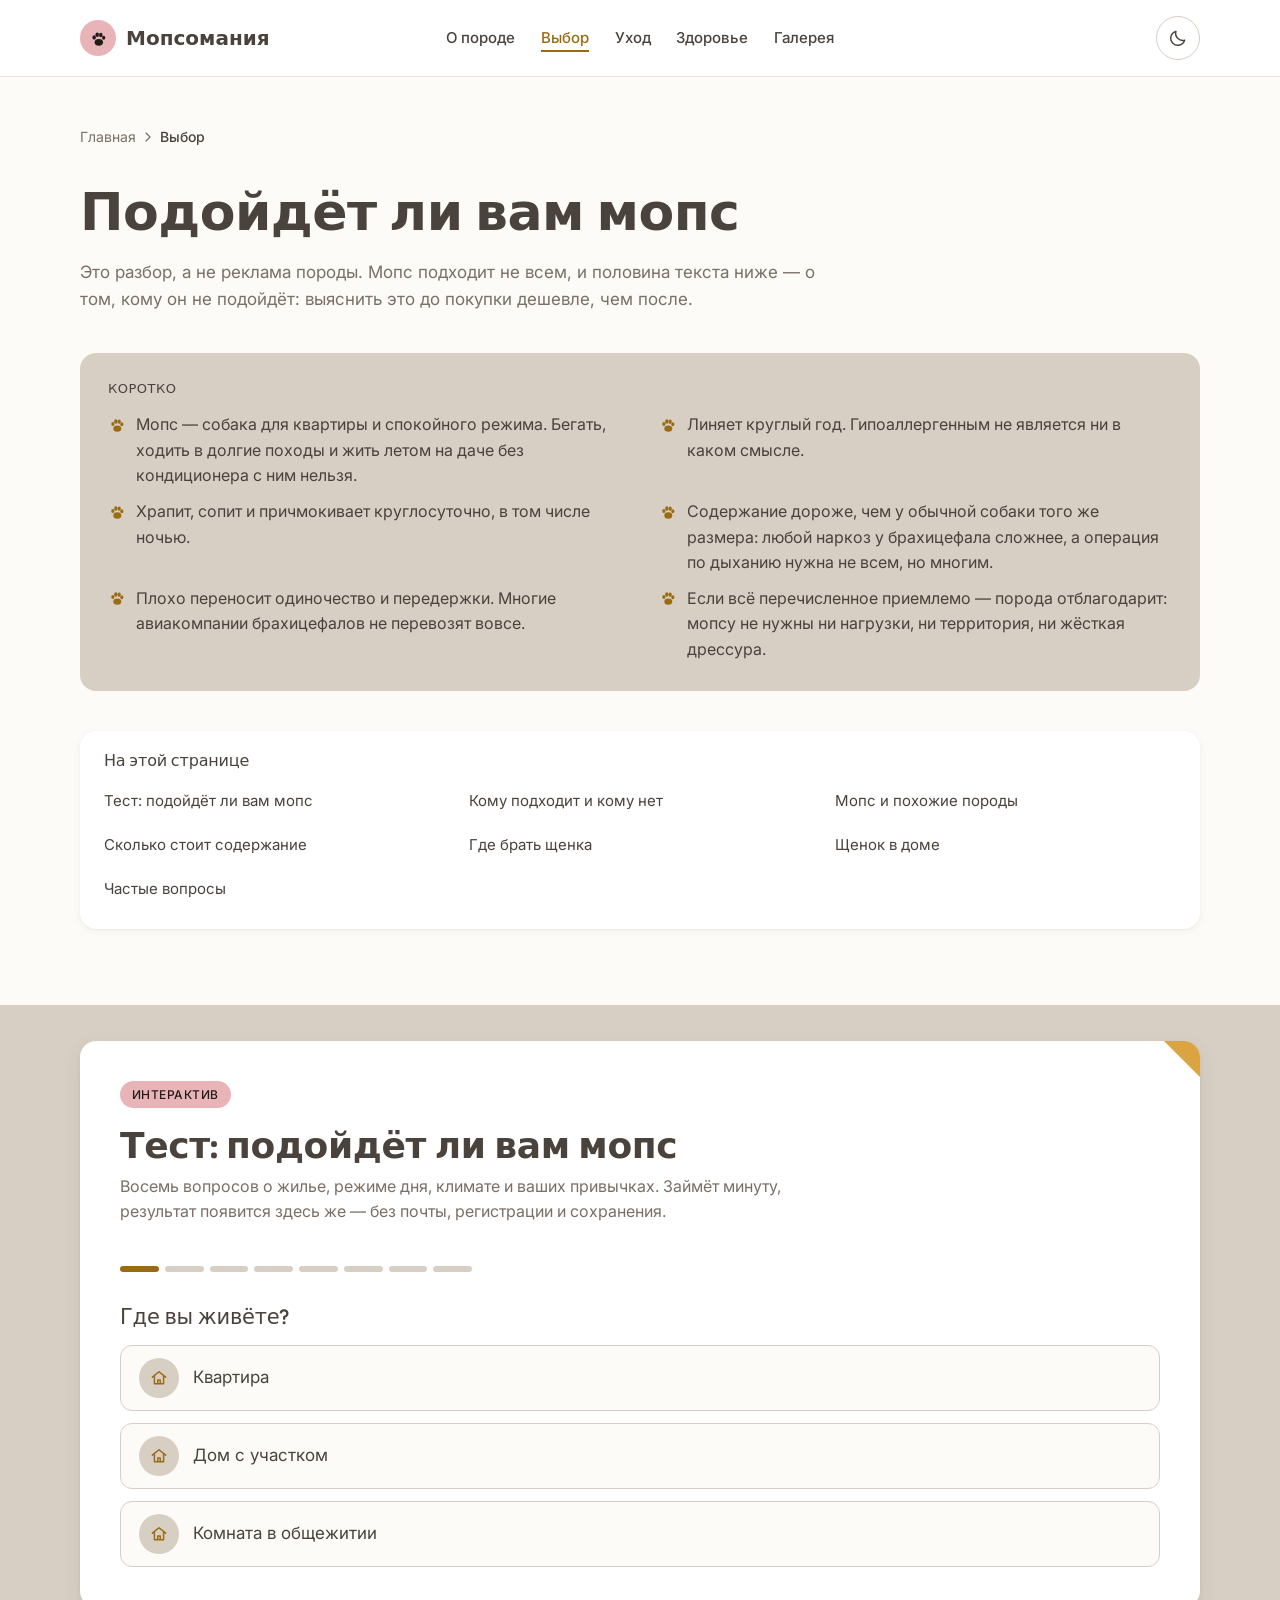
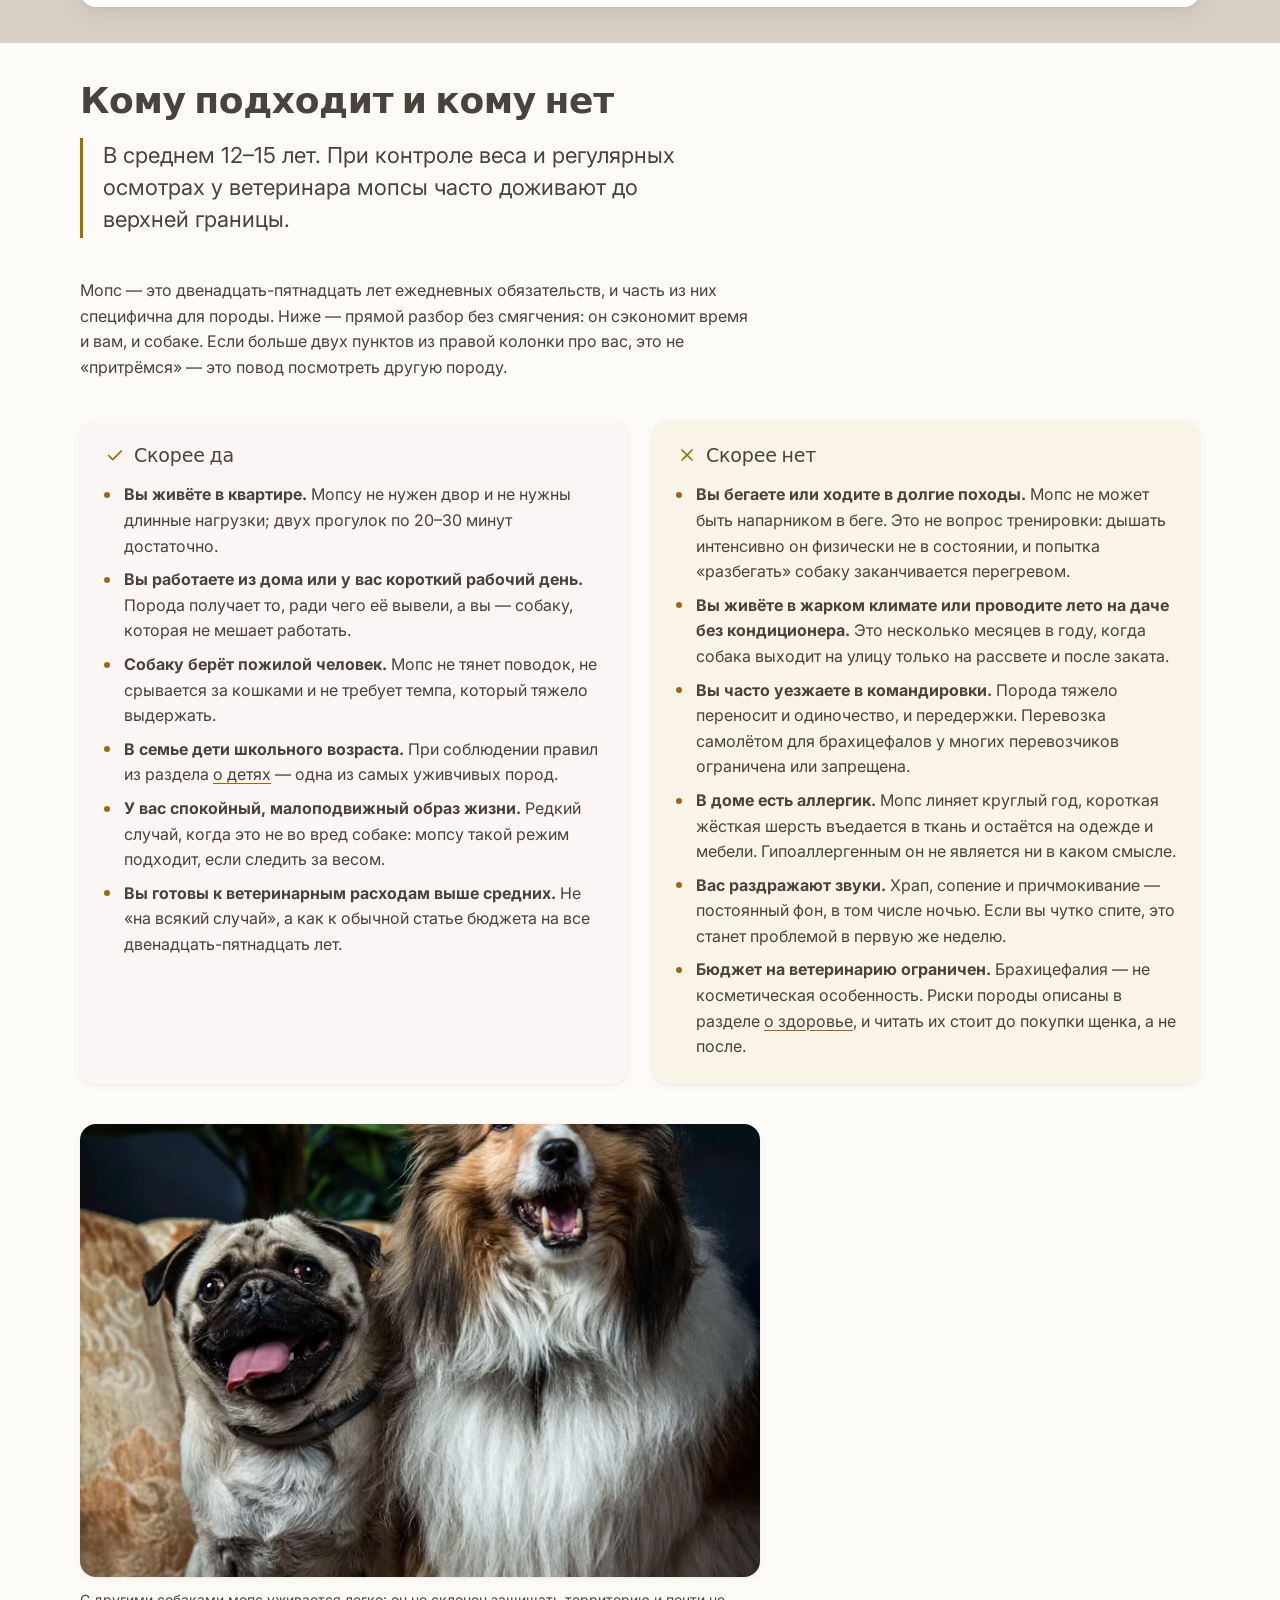
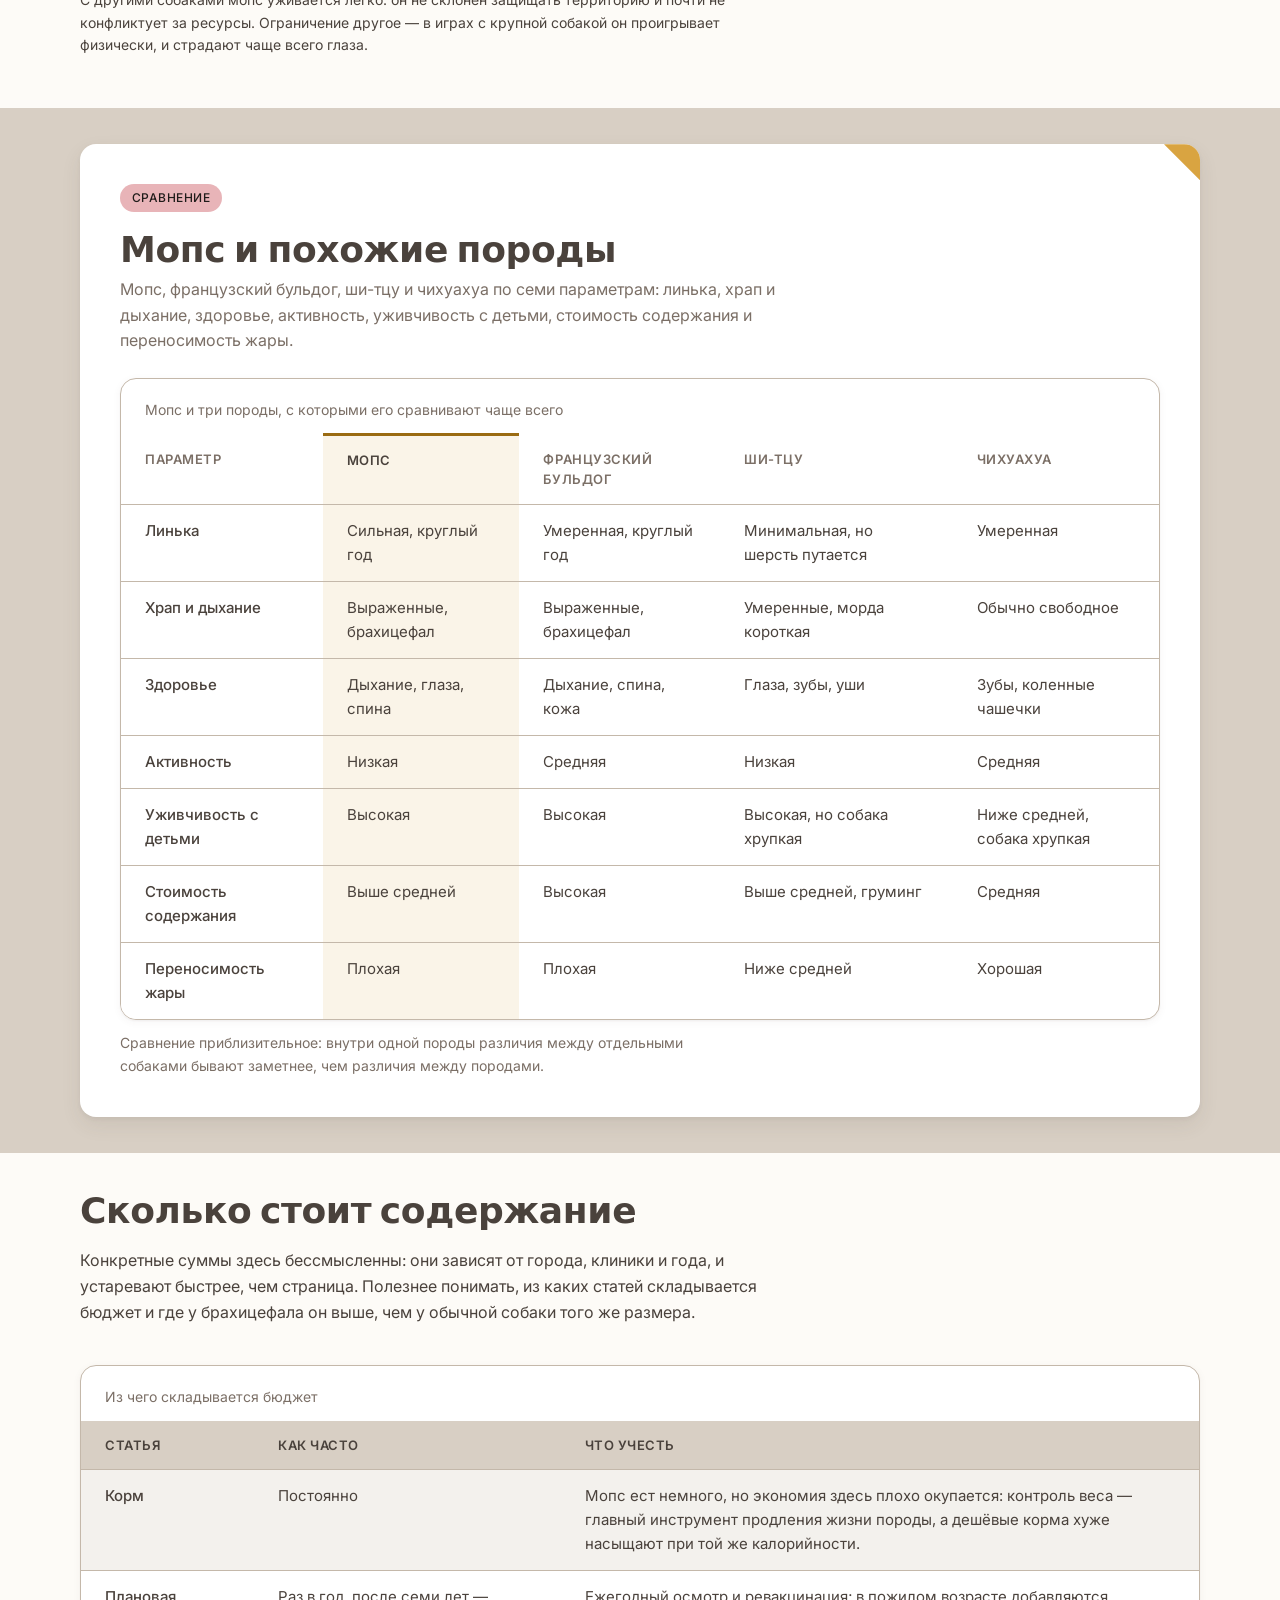
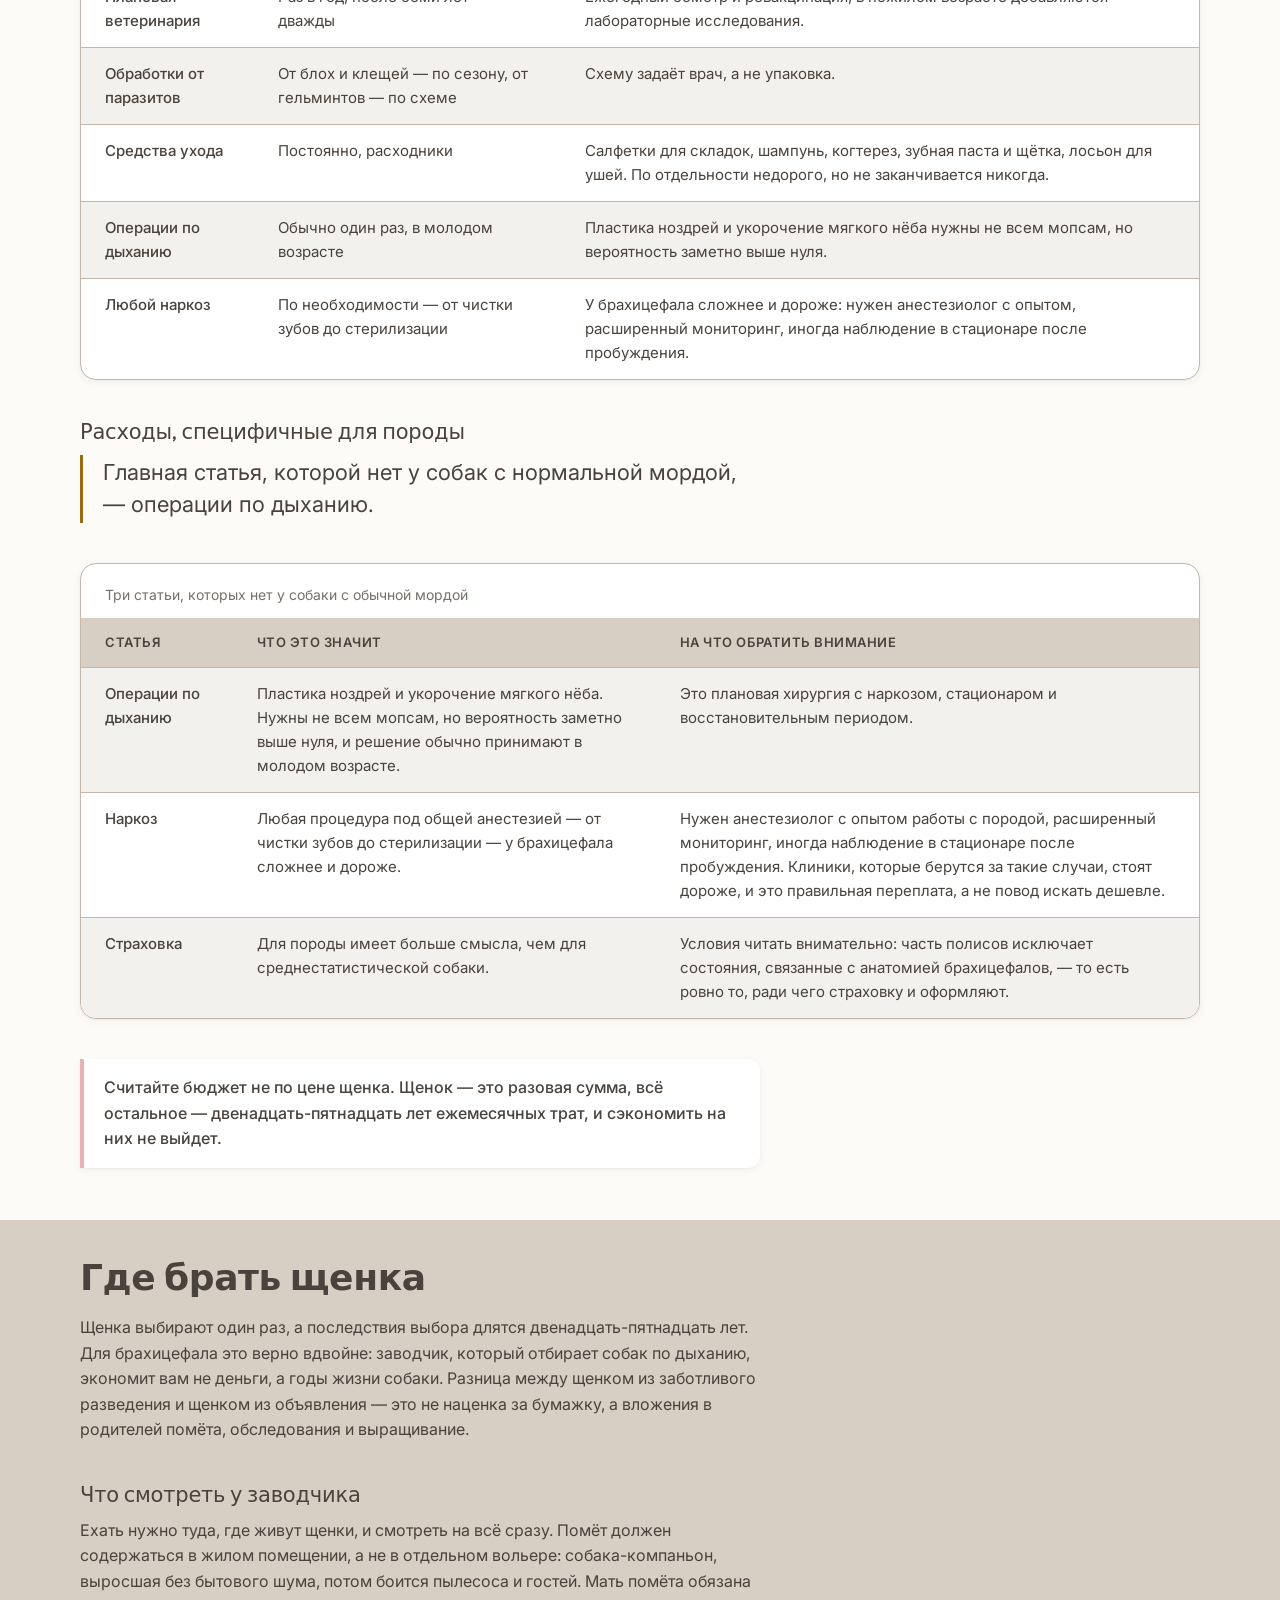
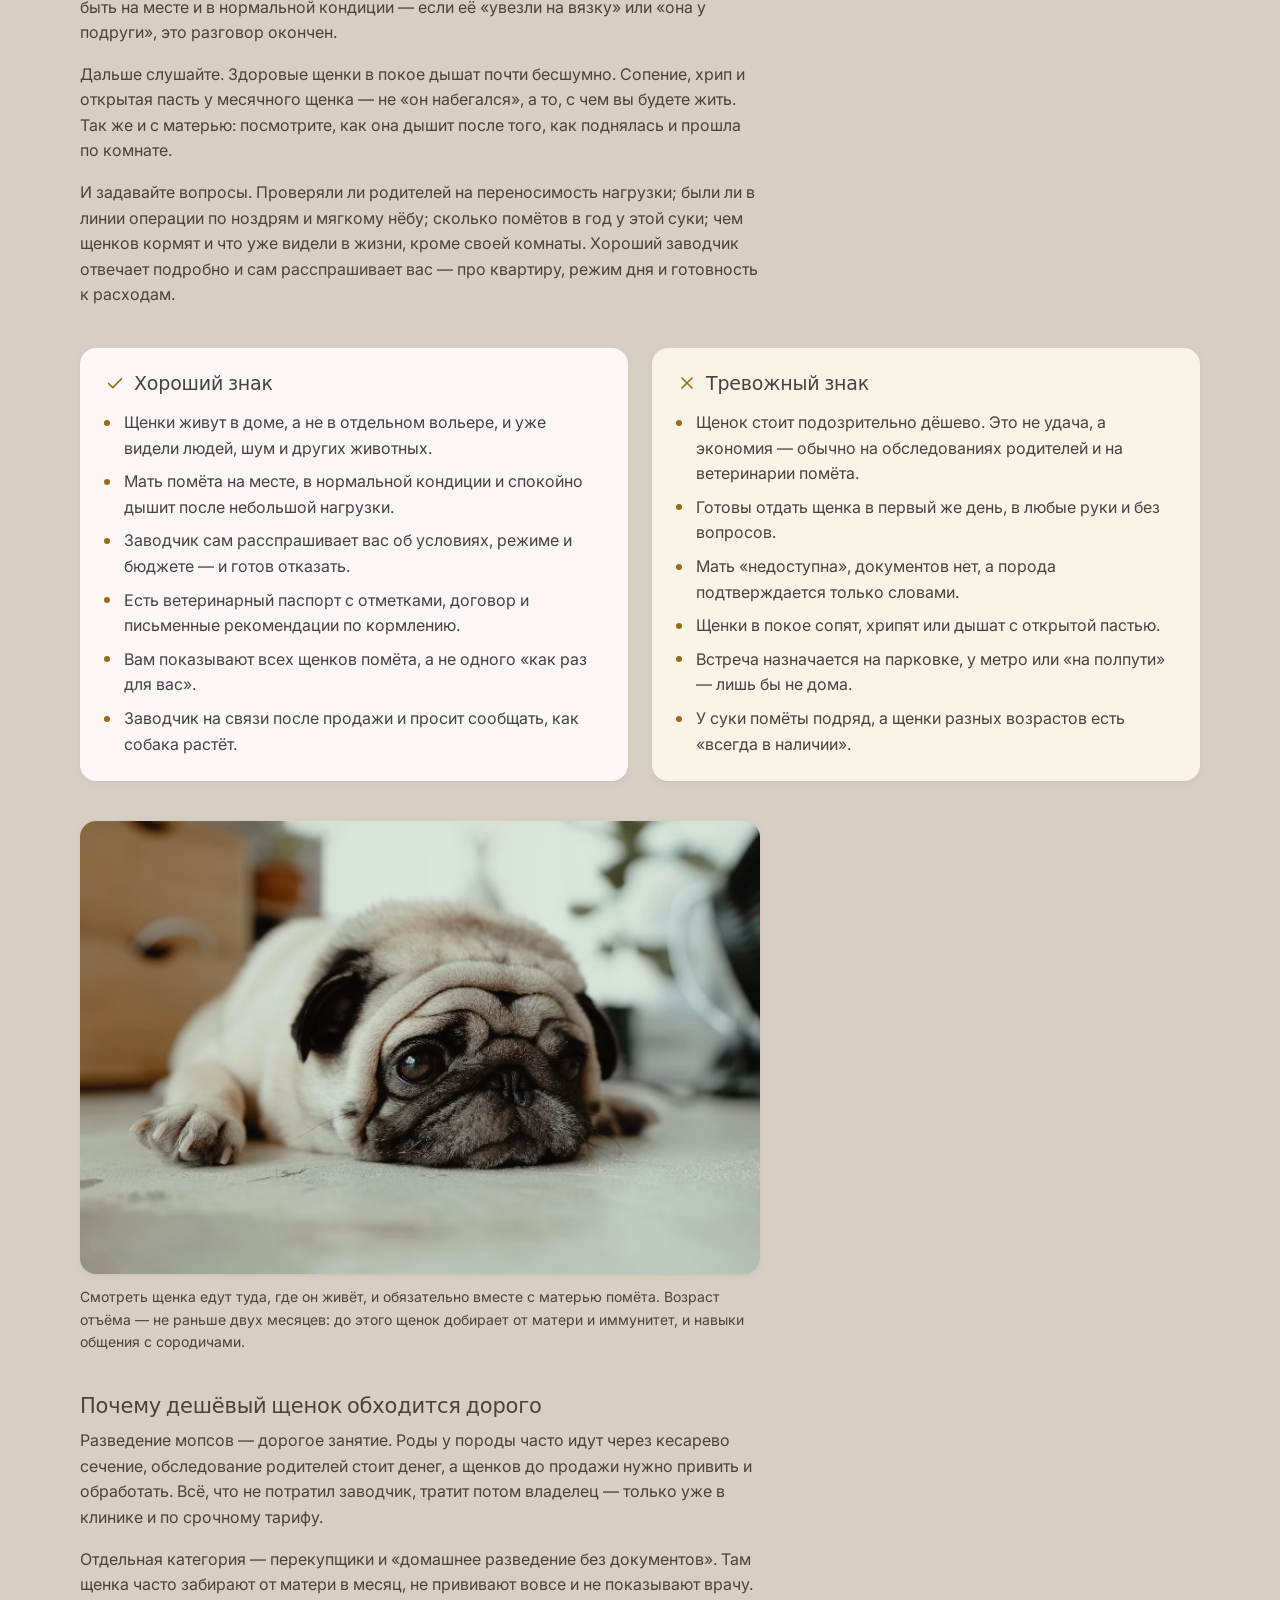
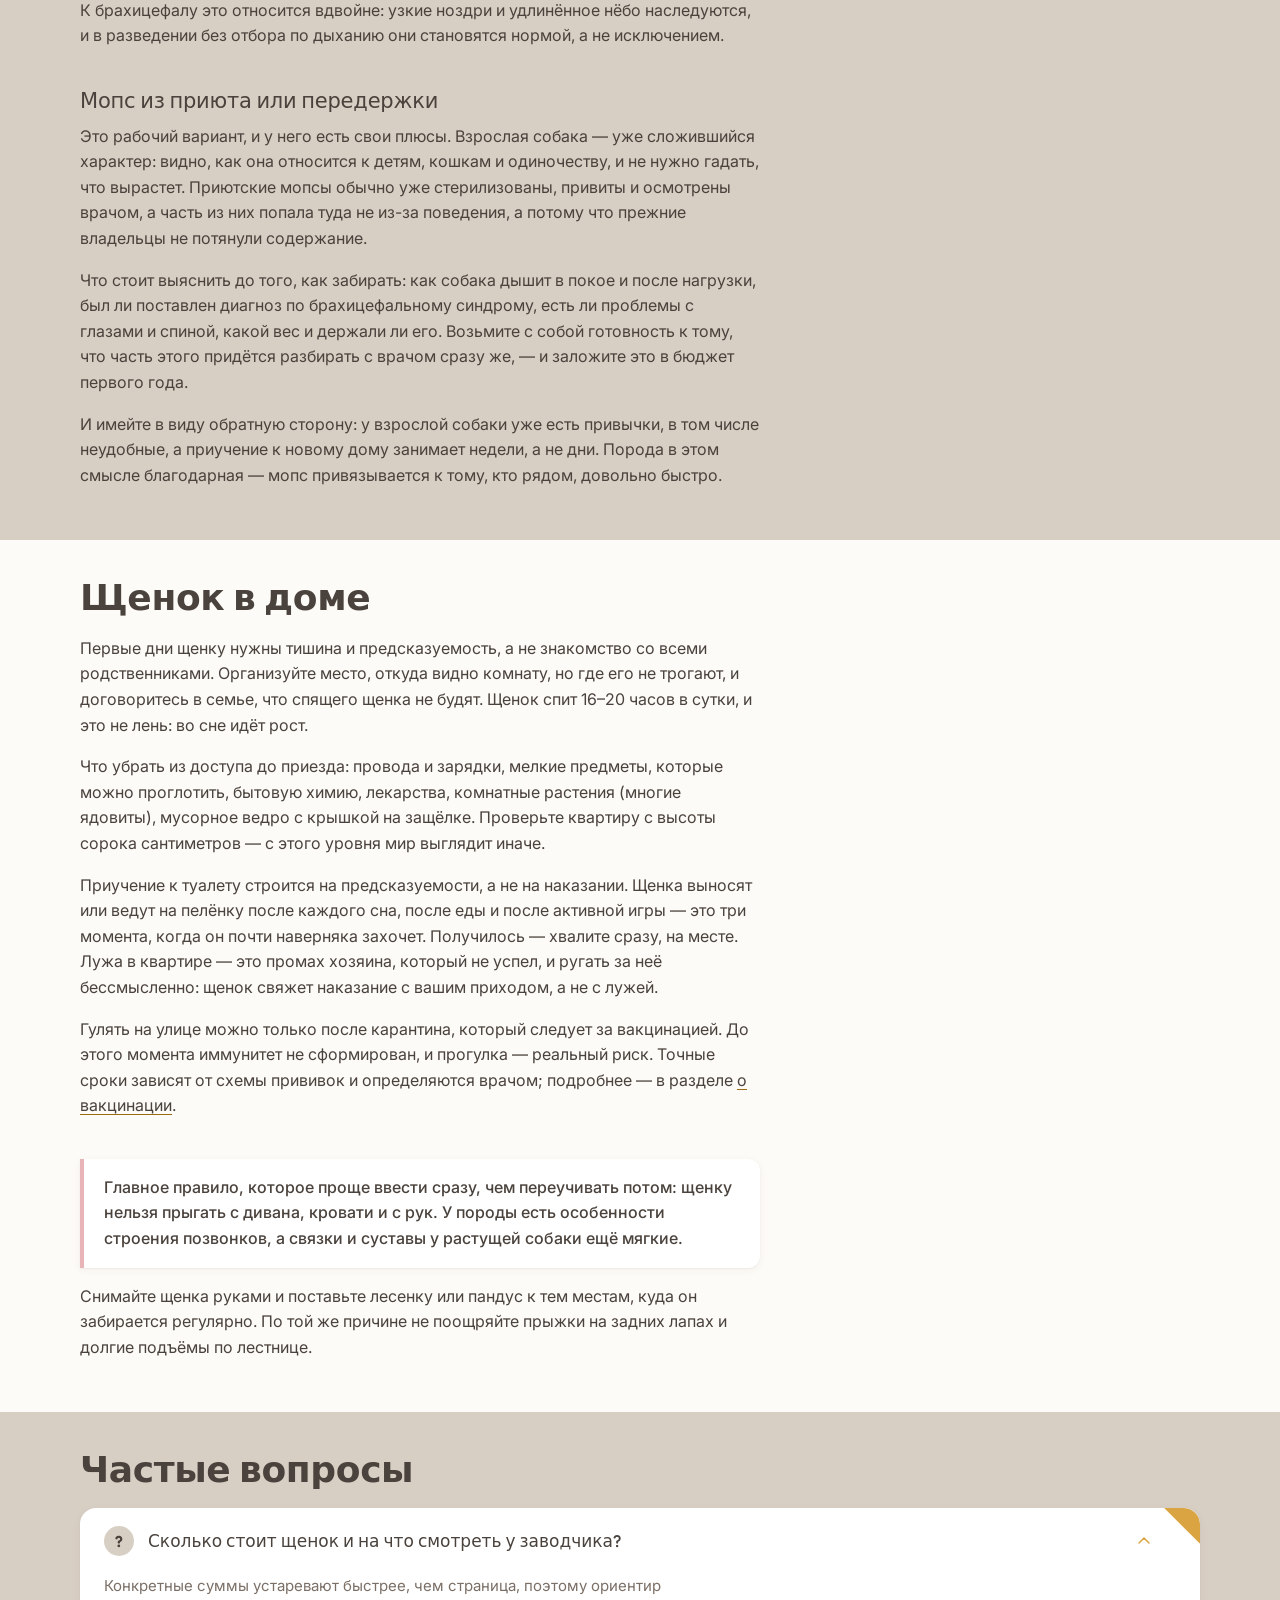
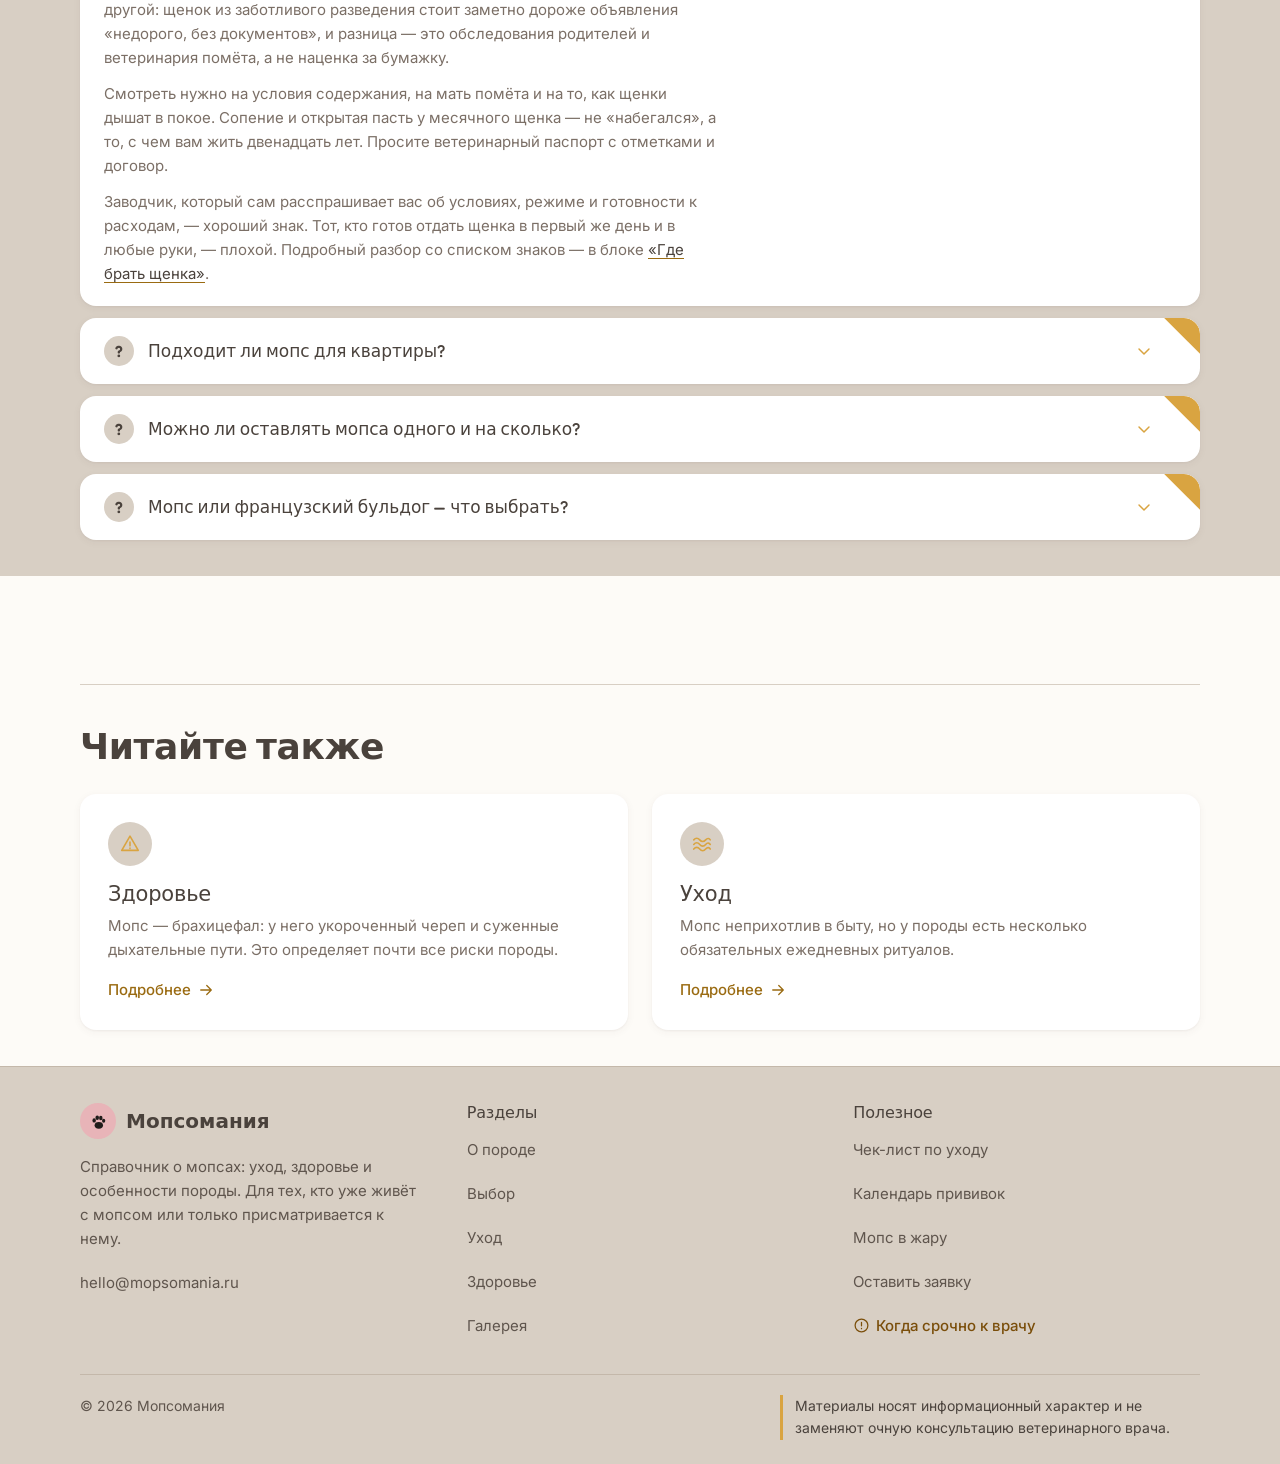
<file: choose/index.html>
<!DOCTYPE html>
<html lang="ru">
<head>
  <meta charset="UTF-8">
  <meta name="viewport" content="width=device-width, initial-scale=1.0">
  <title>Подойдёт ли вам мопс: честный разбор перед покупкой — Мопсомания</title>
  <meta name="description" content="Кому мопс подходит и кому противопоказан, чем он отличается от похожих пород, во сколько обходится содержание, где брать щенка и что нужно в первые недели.">

  <!-- Инлайновый favicon: без него браузер стучится за /favicon.ico и ловит 404.
       Та же лапа, что в логотипе, — эмодзи рисовала система, и знак в шапке
       и на вкладке выглядели по-разному. Решётки в цветах экранированы как %23. -->
  <link rel="icon" href="data:image/svg+xml,<svg xmlns='http://www.w3.org/2000/svg' viewBox='0 0 24 24'><circle cx='12' cy='12' r='12' fill='%23E8B4B8'/><g fill='%231F1B19'><ellipse cx='6.5' cy='10.6' rx='2.15' ry='2.75'/><ellipse cx='10.4' cy='7.3' rx='2.25' ry='2.95'/><ellipse cx='14.9' cy='7.5' rx='2.2' ry='2.9'/><ellipse cx='18.5' cy='11' rx='2.05' ry='2.6'/><ellipse cx='12.4' cy='16.8' rx='5.3' ry='4.3'/></g></svg>">

  <!-- Шрифты: Fredoka для заголовков, Inter для текста -->
  <link rel="preconnect" href="https://fonts.googleapis.com">
  <link rel="preconnect" href="https://fonts.gstatic.com" crossorigin>
  <link href="https://fonts.googleapis.com/css2?family=Fredoka:wght@500;600&family=Inter:wght@400;500&display=swap" rel="stylesheet">

  <link rel="stylesheet" href="../style.css">

  <!--
    Тема применяется ДО первой отрисовки, иначе при загрузке будет вспышка
    светлой темы. Класс .js помечает, что скрипты работают: анимации появления
    и мобильная навигация прячут контент только в этом случае, иначе без JS
    страница осталась бы пустой, а на мобильном — ещё и без меню.

    Ключ localStorage с префиксом: на GitHub Pages origin вида логин.github.io
    общий для всех репозиториев владельца, и голое 'theme' столкнулось бы
    с любым соседним проектом на том же домене. Ключ общий для всех страниц.
  -->
  <script>
    (function () {
      var root = document.documentElement;
      root.classList.add('js');
      var theme = 'light';
      try {
        var saved = localStorage.getItem('mopsomania:theme');
        if (saved === 'light' || saved === 'dark') {
          theme = saved;
        } else if (window.matchMedia('(prefers-color-scheme: dark)').matches) {
          theme = 'dark';
        }
      } catch (e) {
        /* localStorage недоступен (приватный режим) — остаётся светлая тема */
      }
      root.setAttribute('data-theme', theme);
    })();
  </script>
</head>
<body data-page="choose">
  <a class="skip-link" href="#main">Перейти к основному содержимому</a>

  <!-- Сентинел высотой 40px: пока он в зоне видимости, прокрутка меньше порога -->
  <div id="scroll-sentinel" aria-hidden="true"></div>

  <!-- ============ ШАПКА ============ -->
  <header class="header" id="header" role="banner">
    <div class="container header__inner">
      <a class="logo" href="../">
        <span class="logo__mark" aria-hidden="true">
          <svg class="logo__paw" viewBox="0 0 24 24" aria-hidden="true" focusable="false">
            <ellipse cx="6.5" cy="10.6" rx="2.15" ry="2.75"/>
                    <ellipse cx="10.4" cy="7.3" rx="2.25" ry="2.95"/>
                    <ellipse cx="14.9" cy="7.5" rx="2.2" ry="2.9"/>
                    <ellipse cx="18.5" cy="11" rx="2.05" ry="2.6"/>
                    <ellipse cx="12.4" cy="16.8" rx="5.3" ry="4.3"/>
          </svg>
        </span>
        <span>Мопсомания</span>
      </a>

      <!--
        Связь пункта с разделом держится только на data-nav-link ↔ data-page
        у <body>. href по-прежнему нигде не разбирается: переезд с якорей
        на пути не потребовал правок ни в CSS, ни в логике подсветки.
      -->
      <nav class="nav" id="primary-nav" aria-label="Основная навигация">
        <ul class="nav__list">
          <li><a class="nav__link" href="../about/" data-nav-link="about">О породе</a></li>
          <li><a class="nav__link" href="../choose/" data-nav-link="choose">Выбор</a></li>
          <li><a class="nav__link" href="../care/" data-nav-link="care">Уход</a></li>
          <li><a class="nav__link" href="../health/" data-nav-link="health">Здоровье</a></li>
          <li><a class="nav__link" href="../gallery/" data-nav-link="gallery">Галерея</a></li>
        </ul>
      </nav>

      <div class="header__actions">
        <button class="theme-toggle" id="theme-toggle" type="button" aria-label="Включить тёмную тему" aria-pressed="false">
          <svg class="icon icon--sun" viewBox="0 0 24 24" aria-hidden="true" focusable="false">
            <circle cx="12" cy="12" r="4.5"/>
            <path d="M12 2v2.5M12 19.5V22M2 12h2.5M19.5 12H22M4.9 4.9l1.8 1.8M17.3 17.3l1.8 1.8M19.1 4.9l-1.8 1.8M6.7 17.3l-1.8 1.8"/>
          </svg>
          <svg class="icon icon--moon" viewBox="0 0 24 24" aria-hidden="true" focusable="false">
            <path d="M20 14.5A8.5 8.5 0 0 1 9.5 4a8.5 8.5 0 1 0 10.5 10.5z"/>
          </svg>
        </button>

        <button class="nav-toggle" type="button" data-nav-toggle
                aria-label="Открыть меню" aria-expanded="false" aria-controls="primary-nav">
          <svg class="icon icon--burger" viewBox="0 0 24 24" aria-hidden="true" focusable="false">
            <path d="M4 7h16M4 12h16M4 17h16"/>
          </svg>
          <svg class="icon icon--close" viewBox="0 0 24 24" aria-hidden="true" focusable="false">
            <path d="M6 6l12 12M18 6L6 18"/>
          </svg>
        </button>
      </div>
    </div>
  </header>

  <main id="main">
    <section class="section section--page">
      <div class="container">

        <!-- ============ ХЛЕБНЫЕ КРОШКИ ============ -->
        <nav class="breadcrumbs" aria-label="Хлебные крошки">
          <ol class="breadcrumbs__list">
            <li class="breadcrumbs__item">
              <a class="breadcrumbs__link" href="../">Главная</a>
              <svg class="icon breadcrumbs__sep" viewBox="0 0 24 24" aria-hidden="true" focusable="false">
                <path d="M9 6l6 6-6 6"/>
              </svg>
            </li>
            <li class="breadcrumbs__item">
              <span class="breadcrumbs__current" aria-current="page">Выбор</span>
            </li>
          </ol>
        </nav>

        <header class="page-head">
          <h1 class="page-head__title reveal">Подойдёт ли вам мопс</h1>
          <p class="page-head__lead reveal">
            Это разбор, а не реклама породы. Мопс подходит не всем, и половина текста ниже —
            о том, кому он не подойдёт: выяснить это до покупки дешевле, чем после.
          </p>
        </header>

        <!-- ============ КОРОТКО ============
             Ответ за десять секунд: прочитавший только этот блок уже знает
             главное по теме страницы и сам решает, читать ли дальше. -->
        <aside class="brief reveal">
          <h2 class="brief__title">Коротко</h2>
          <ul class="brief__list">
            <li class="brief__item">
              <svg class="brief__paw" viewBox="0 0 24 24" aria-hidden="true" focusable="false">
                <ellipse cx="6.5" cy="10.6" rx="2.15" ry="2.75"/>
                <ellipse cx="10.4" cy="7.3" rx="2.25" ry="2.95"/>
                <ellipse cx="14.9" cy="7.5" rx="2.2" ry="2.9"/>
                <ellipse cx="18.5" cy="11" rx="2.05" ry="2.6"/>
                <ellipse cx="12.4" cy="16.8" rx="5.3" ry="4.3"/>
              </svg>
              <span>Мопс — собака для квартиры и спокойного режима. Бегать, ходить в долгие походы и жить летом на даче без кондиционера с ним нельзя.</span>
            </li>
            <li class="brief__item">
              <svg class="brief__paw" viewBox="0 0 24 24" aria-hidden="true" focusable="false">
                <ellipse cx="6.5" cy="10.6" rx="2.15" ry="2.75"/>
                <ellipse cx="10.4" cy="7.3" rx="2.25" ry="2.95"/>
                <ellipse cx="14.9" cy="7.5" rx="2.2" ry="2.9"/>
                <ellipse cx="18.5" cy="11" rx="2.05" ry="2.6"/>
                <ellipse cx="12.4" cy="16.8" rx="5.3" ry="4.3"/>
              </svg>
              <span>Линяет круглый год. Гипоаллергенным не является ни в каком смысле.</span>
            </li>
            <li class="brief__item">
              <svg class="brief__paw" viewBox="0 0 24 24" aria-hidden="true" focusable="false">
                <ellipse cx="6.5" cy="10.6" rx="2.15" ry="2.75"/>
                <ellipse cx="10.4" cy="7.3" rx="2.25" ry="2.95"/>
                <ellipse cx="14.9" cy="7.5" rx="2.2" ry="2.9"/>
                <ellipse cx="18.5" cy="11" rx="2.05" ry="2.6"/>
                <ellipse cx="12.4" cy="16.8" rx="5.3" ry="4.3"/>
              </svg>
              <span>Храпит, сопит и причмокивает круглосуточно, в том числе ночью.</span>
            </li>
            <li class="brief__item">
              <svg class="brief__paw" viewBox="0 0 24 24" aria-hidden="true" focusable="false">
                <ellipse cx="6.5" cy="10.6" rx="2.15" ry="2.75"/>
                <ellipse cx="10.4" cy="7.3" rx="2.25" ry="2.95"/>
                <ellipse cx="14.9" cy="7.5" rx="2.2" ry="2.9"/>
                <ellipse cx="18.5" cy="11" rx="2.05" ry="2.6"/>
                <ellipse cx="12.4" cy="16.8" rx="5.3" ry="4.3"/>
              </svg>
              <span>Содержание дороже, чем у обычной собаки того же размера: любой наркоз у брахицефала сложнее, а операция по дыханию нужна не всем, но многим.</span>
            </li>
            <li class="brief__item">
              <svg class="brief__paw" viewBox="0 0 24 24" aria-hidden="true" focusable="false">
                <ellipse cx="6.5" cy="10.6" rx="2.15" ry="2.75"/>
                <ellipse cx="10.4" cy="7.3" rx="2.25" ry="2.95"/>
                <ellipse cx="14.9" cy="7.5" rx="2.2" ry="2.9"/>
                <ellipse cx="18.5" cy="11" rx="2.05" ry="2.6"/>
                <ellipse cx="12.4" cy="16.8" rx="5.3" ry="4.3"/>
              </svg>
              <span>Плохо переносит одиночество и передержки. Многие авиакомпании брахицефалов не перевозят вовсе.</span>
            </li>
            <li class="brief__item">
              <svg class="brief__paw" viewBox="0 0 24 24" aria-hidden="true" focusable="false">
                <ellipse cx="6.5" cy="10.6" rx="2.15" ry="2.75"/>
                <ellipse cx="10.4" cy="7.3" rx="2.25" ry="2.95"/>
                <ellipse cx="14.9" cy="7.5" rx="2.2" ry="2.9"/>
                <ellipse cx="18.5" cy="11" rx="2.05" ry="2.6"/>
                <ellipse cx="12.4" cy="16.8" rx="5.3" ry="4.3"/>
              </svg>
              <span>Если всё перечисленное приемлемо — порода отблагодарит: мопсу не нужны ни нагрузки, ни территория, ни жёсткая дрессура.</span>
            </li>
          </ul>
        </aside>

        <!-- ============ ОГЛАВЛЕНИЕ СТРАНИЦЫ ============
             Блок скрывается сам, если пунктов меньше четырёх. -->
        <nav class="toc reveal" aria-label="Содержание страницы">
          <h2 class="toc__title">На этой странице</h2>
          <ul class="toc__list">
            <li class="toc__item"><a class="toc__link" href="#test">Тест: подойдёт ли вам мопс</a></li>
            <li class="toc__item"><a class="toc__link" href="#fit">Кому подходит и кому нет</a></li>
            <li class="toc__item"><a class="toc__link" href="#compare">Мопс и похожие породы</a></li>
            <li class="toc__item"><a class="toc__link" href="#costs">Сколько стоит содержание</a></li>
            <li class="toc__item"><a class="toc__link" href="#breeder">Где брать щенка</a></li>
            <li class="toc__item"><a class="toc__link" href="#puppy">Щенок в доме</a></li>
            <li class="toc__item"><a class="toc__link" href="#faq">Частые вопросы</a></li>
          </ul>
        </nav>

      </div>
    </section>

    <!-- ============ ТЕСТ: ПОДОЙДЁТ ЛИ ВАМ МОПС ============ -->
    <section class="section section--alt">
      <div class="container">
        <div class="tool">
          <p class="tool__badge">Интерактив</p>
          <h2 class="tool__title" id="test">Тест: подойдёт ли вам мопс</h2>
          <p class="tool__lead">Восемь вопросов о жилье, режиме дня, климате и ваших привычках. Займёт минуту, результат появится здесь же — без почты, регистрации и сохранения.</p>

          <div data-quiz>
            <div class="quiz-fallback">
              <p class="quiz-fallback__text">
                Тест требует включённого JavaScript. Без него на тот же вопрос
                отвечает разбор ниже — он устроен так же, только без баллов.
              </p>
              <a class="link" href="#fit">Кому подходит и кому нет</a>
            </div>
          </div>
        </div>
      </div>
    </section>

    <!-- ============ КОМУ ПОДХОДИТ И КОМУ НЕТ ============ -->
    <section class="section">
      <div class="container">
        <h2 id="fit">Кому подходит и кому нет</h2>
        <div class="card card--thesis">
          <p class="card__text">В среднем 12–15 лет. При контроле веса и регулярных осмотрах у ветеринара
              мопсы часто доживают до верхней границы.</p>
        </div>
        <p>
          Мопс — это двенадцать-пятнадцать лет ежедневных обязательств, и часть из них
          специфична для породы. Ниже — прямой разбор без смягчения: он сэкономит время и вам,
          и собаке. Если больше двух пунктов из правой колонки про вас, это не «притрёмся» —
          это повод посмотреть другую породу.
        </p>
        <div class="duo">
          <div class="duo__col duo__col--yes">
            <h3 class="duo__title">
              <svg class="icon duo__icon" viewBox="0 0 24 24" aria-hidden="true" focusable="false">
                <path d="M5 12.5l4.5 4.5L19 7.5"/>
              </svg>
              Скорее да
            </h3>
            <ul class="list">
              <li><strong>Вы живёте в квартире.</strong> Мопсу не нужен двор и не нужны длинные нагрузки; двух прогулок по 20–30 минут достаточно.</li>
              <li><strong>Вы работаете из дома или у вас короткий рабочий день.</strong> Порода получает то, ради чего её вывели, а вы — собаку, которая не мешает работать.</li>
              <li><strong>Собаку берёт пожилой человек.</strong> Мопс не тянет поводок, не срывается за кошками и не требует темпа, который тяжело выдержать.</li>
              <li><strong>В семье дети школьного возраста.</strong> При соблюдении правил из раздела <a class="link" href="../about/#children">о детях</a> — одна из самых уживчивых пород.</li>
              <li><strong>У вас спокойный, малоподвижный образ жизни.</strong> Редкий случай, когда это не во вред собаке: мопсу такой режим подходит, если следить за весом.</li>
              <li><strong>Вы готовы к ветеринарным расходам выше средних.</strong> Не «на всякий случай», а как к обычной статье бюджета на все двенадцать-пятнадцать лет.</li>
            </ul>
          </div>
          <div class="duo__col duo__col--no">
            <h3 class="duo__title">
              <svg class="icon duo__icon" viewBox="0 0 24 24" aria-hidden="true" focusable="false">
                <path d="M6.5 6.5l11 11M17.5 6.5l-11 11"/>
              </svg>
              Скорее нет
            </h3>
            <ul class="list">
              <li><strong>Вы бегаете или ходите в долгие походы.</strong> Мопс не может быть напарником в беге. Это не вопрос тренировки: дышать интенсивно он физически не в состоянии, и попытка «разбегать» собаку заканчивается перегревом.</li>
              <li><strong>Вы живёте в жарком климате или проводите лето на даче без кондиционера.</strong> Это несколько месяцев в году, когда собака выходит на улицу только на рассвете и после заката.</li>
              <li><strong>Вы часто уезжаете в командировки.</strong> Порода тяжело переносит и одиночество, и передержки. Перевозка самолётом для брахицефалов у многих перевозчиков ограничена или запрещена.</li>
              <li><strong>В доме есть аллергик.</strong> Мопс линяет круглый год, короткая жёсткая шерсть въедается в ткань и остаётся на одежде и мебели. Гипоаллергенным он не является ни в каком смысле.</li>
              <li><strong>Вас раздражают звуки.</strong> Храп, сопение и причмокивание — постоянный фон, в том числе ночью. Если вы чутко спите, это станет проблемой в первую же неделю.</li>
              <li><strong>Бюджет на ветеринарию ограничен.</strong> Брахицефалия — не косметическая особенность. Риски породы описаны в разделе <a class="link" href="../health/">о здоровье</a>, и читать их стоит до покупки щенка, а не после.</li>
            </ul>
          </div>
        </div>
        <figure class="figure">
          <img src="../assets/mops/pug-and-dog-1.avif" alt="Палевый мопс и длинношёрстная пастушья собака сидят рядом в саду" width="750" height="967" loading="lazy">
          <figcaption class="figure__caption">С другими собаками мопс уживается легко: он не склонен защищать территорию и почти не конфликтует за ресурсы. Ограничение другое — в играх с крупной собакой он проигрывает физически, и страдают чаще всего глаза.</figcaption>
        </figure>
      </div>
    </section>

    <!-- ============ МОПС И ПОХОЖИЕ ПОРОДЫ ============ -->
    <section class="section section--alt">
      <div class="container">
        <div class="tool">
          <p class="tool__badge">Сравнение</p>
          <h2 class="tool__title" id="compare">Мопс и похожие породы</h2>
          <p class="tool__lead">Мопс, французский бульдог, ши-тцу и чихуахуа по семи параметрам: линька, храп и дыхание, здоровье, активность, уживчивость с детьми, стоимость содержания и переносимость жары.</p>

          <div data-compare>
            <div class="table-wrap compare-wrap" tabindex="0" role="region"
                 aria-label="Таблица сравнения пород, прокручивается по горизонтали">
              <table class="care-table compare-table care-table--mark2">
                <caption>Мопс и три породы, с которыми его сравнивают чаще всего</caption>
                <thead>
                  <tr>
                    <th scope="col">Параметр</th>
                    <th scope="col">Мопс</th>
                    <th scope="col">Французский бульдог</th>
                    <th scope="col">Ши-тцу</th>
                    <th scope="col">Чихуахуа</th>
                  </tr>
                </thead>
                <tbody>
                  <tr>
                    <th scope="row">Линька</th>
                    <td>Сильная, круглый год</td>
                    <td>Умеренная, круглый год</td>
                    <td>Минимальная, но шерсть путается</td>
                    <td>Умеренная</td>
                  </tr>
                  <tr>
                    <th scope="row">Храп и дыхание</th>
                    <td>Выраженные, брахицефал</td>
                    <td>Выраженные, брахицефал</td>
                    <td>Умеренные, морда короткая</td>
                    <td>Обычно свободное</td>
                  </tr>
                  <tr>
                    <th scope="row">Здоровье</th>
                    <td>Дыхание, глаза, спина</td>
                    <td>Дыхание, спина, кожа</td>
                    <td>Глаза, зубы, уши</td>
                    <td>Зубы, коленные чашечки</td>
                  </tr>
                  <tr>
                    <th scope="row">Активность</th>
                    <td>Низкая</td>
                    <td>Средняя</td>
                    <td>Низкая</td>
                    <td>Средняя</td>
                  </tr>
                  <tr>
                    <th scope="row">Уживчивость с детьми</th>
                    <td>Высокая</td>
                    <td>Высокая</td>
                    <td>Высокая, но собака хрупкая</td>
                    <td>Ниже средней, собака хрупкая</td>
                  </tr>
                  <tr>
                    <th scope="row">Стоимость содержания</th>
                    <td>Выше средней</td>
                    <td>Высокая</td>
                    <td>Выше средней, груминг</td>
                    <td>Средняя</td>
                  </tr>
                  <tr>
                    <th scope="row">Переносимость жары</th>
                    <td>Плохая</td>
                    <td>Плохая</td>
                    <td>Ниже средней</td>
                    <td>Хорошая</td>
                  </tr>
                </tbody>
              </table>
            </div>
            <p class="compare-note">
              Сравнение приблизительное: внутри одной породы различия между отдельными
              собаками бывают заметнее, чем различия между породами.
            </p>
          </div>
        </div>
      </div>
    </section>

    <!-- ============ СКОЛЬКО СТОИТ СОДЕРЖАНИЕ ============ -->
    <section class="section">
      <div class="container">
        <h2 id="costs">Сколько стоит содержание</h2>
        <p>
          Конкретные суммы здесь бессмысленны: они зависят от города, клиники и года,
          и устаревают быстрее, чем страница. Полезнее понимать, из каких статей складывается
          бюджет и где у брахицефала он выше, чем у обычной собаки того же размера.
        </p>
        <div class="table-wrap" tabindex="0" role="region"
             aria-label="Таблица бюджета на мопса, прокручивается по горизонтали">
          <table class="care-table">
            <caption>Из чего складывается бюджет</caption>
            <thead>
              <tr>
                <th scope="col">Статья</th>
                <th scope="col">Как часто</th>
                <th scope="col">Что учесть</th>
              </tr>
            </thead>
            <tbody>
              <tr>
                <th scope="row">Корм</th>
                <td>Постоянно</td>
                <td>Мопс ест немного, но экономия здесь плохо окупается: контроль веса — главный инструмент продления жизни породы, а дешёвые корма хуже насыщают при той же калорийности.</td>
              </tr>
              <tr>
                <th scope="row">Плановая ветеринария</th>
                <td>Раз в год, после семи лет — дважды</td>
                <td>Ежегодный осмотр и ревакцинация; в пожилом возрасте добавляются лабораторные исследования.</td>
              </tr>
              <tr>
                <th scope="row">Обработки от паразитов</th>
                <td>От блох и клещей — по сезону, от гельминтов — по схеме</td>
                <td>Схему задаёт врач, а не упаковка.</td>
              </tr>
              <tr>
                <th scope="row">Средства ухода</th>
                <td>Постоянно, расходники</td>
                <td>Салфетки для складок, шампунь, когтерез, зубная паста и щётка, лосьон для ушей. По отдельности недорого, но не заканчивается никогда.</td>
              </tr>
              <tr>
                <th scope="row">Операции по дыханию</th>
                <td>Обычно один раз, в молодом возрасте</td>
                <td>Пластика ноздрей и укорочение мягкого нёба нужны не всем мопсам, но вероятность заметно выше нуля.</td>
              </tr>
              <tr>
                <th scope="row">Любой наркоз</th>
                <td>По необходимости — от чистки зубов до стерилизации</td>
                <td>У брахицефала сложнее и дороже: нужен анестезиолог с опытом, расширенный мониторинг, иногда наблюдение в стационаре после пробуждения.</td>
              </tr>
            </tbody>
          </table>
        </div>
        <h3>Расходы, специфичные для породы</h3>
        <!-- Врезка стоит между двумя таблицами намеренно: выше по секции
             уже идёт «Из чего складывается бюджет», и без разрыва две
             таблицы встали бы подряд (см. docs/rhythm.md). Текст врезки —
             первая фраза прежнего абзаца, она и была тезисом. -->
        <div class="card card--thesis">
          <p class="card__text">Главная статья, которой нет у собак с нормальной мордой, —
              операции по дыханию.</p>
        </div>
        <div class="table-wrap" tabindex="0" role="region"
             aria-label="Таблица расходов из-за короткой морды, прокручивается по горизонтали">
          <table class="care-table">
            <caption>Три статьи, которых нет у собаки с обычной мордой</caption>
            <thead>
              <tr>
                <th scope="col">Статья</th>
                <th scope="col">Что это значит</th>
                <th scope="col">На что обратить внимание</th>
              </tr>
            </thead>
            <tbody>
              <tr>
                <th scope="row">Операции по дыханию</th>
                <td>Пластика ноздрей и укорочение мягкого нёба. Нужны не всем мопсам, но вероятность заметно выше нуля, и решение обычно принимают в молодом возрасте.</td>
                <td>Это плановая хирургия с наркозом, стационаром и восстановительным периодом.</td>
              </tr>
              <tr>
                <th scope="row">Наркоз</th>
                <td>Любая процедура под общей анестезией — от чистки зубов до стерилизации — у брахицефала сложнее и дороже.</td>
                <td>Нужен анестезиолог с опытом работы с породой, расширенный мониторинг, иногда наблюдение в стационаре после пробуждения. Клиники, которые берутся за такие случаи, стоят дороже, и это правильная переплата, а не повод искать дешевле.</td>
              </tr>
              <tr>
                <th scope="row">Страховка</th>
                <td>Для породы имеет больше смысла, чем для среднестатистической собаки.</td>
                <td>Условия читать внимательно: часть полисов исключает состояния, связанные с анатомией брахицефалов, — то есть ровно то, ради чего страховку и оформляют.</td>
              </tr>
            </tbody>
          </table>
        </div>
        <p class="note">
          Считайте бюджет не по цене щенка. Щенок — это разовая сумма, всё остальное —
          двенадцать-пятнадцать лет ежемесячных трат, и сэкономить на них не выйдет.
        </p>
      </div>
    </section>

    <!-- ============ ГДЕ БРАТЬ ЩЕНКА ============ -->
    <section class="section section--alt">
      <div class="container">
        <h2 id="breeder">Где брать щенка</h2>
        <p>
          Щенка выбирают один раз, а последствия выбора длятся двенадцать-пятнадцать лет.
          Для брахицефала это верно вдвойне: заводчик, который отбирает собак по дыханию,
          экономит вам не деньги, а годы жизни собаки. Разница между щенком из заботливого
          разведения и щенком из объявления — это не наценка за бумажку, а вложения
          в родителей помёта, обследования и выращивание.
        </p>
        <h3>Что смотреть у заводчика</h3>
        <p>
          Ехать нужно туда, где живут щенки, и смотреть на всё сразу. Помёт должен содержаться
          в жилом помещении, а не в отдельном вольере: собака-компаньон, выросшая без бытового
          шума, потом боится пылесоса и гостей. Мать помёта обязана быть на месте и в нормальной
          кондиции — если её «увезли на вязку» или «она у подруги», это разговор окончен.
        </p>
        <p>
          Дальше слушайте. Здоровые щенки в покое дышат почти бесшумно. Сопение, хрип
          и открытая пасть у месячного щенка — не «он набегался», а то, с чем вы будете жить.
          Так же и с матерью: посмотрите, как она дышит после того, как поднялась и прошла
          по комнате.
        </p>
        <p>
          И задавайте вопросы. Проверяли ли родителей на переносимость нагрузки; были ли
          в линии операции по ноздрям и мягкому нёбу; сколько помётов в год у этой суки;
          чем щенков кормят и что уже видели в жизни, кроме своей комнаты. Хороший заводчик
          отвечает подробно и сам расспрашивает вас — про квартиру, режим дня и готовность
          к расходам.
        </p>
        <div class="duo">
          <div class="duo__col duo__col--yes">
            <h3 class="duo__title">
              <svg class="icon duo__icon" viewBox="0 0 24 24" aria-hidden="true" focusable="false">
                <path d="M5 12.5l4.5 4.5L19 7.5"/>
              </svg>
              Хороший знак
            </h3>
            <ul class="list">
              <li>Щенки живут в доме, а не в отдельном вольере, и уже видели людей, шум и других животных.</li>
              <li>Мать помёта на месте, в нормальной кондиции и спокойно дышит после небольшой нагрузки.</li>
              <li>Заводчик сам расспрашивает вас об условиях, режиме и бюджете — и готов отказать.</li>
              <li>Есть ветеринарный паспорт с отметками, договор и письменные рекомендации по кормлению.</li>
              <li>Вам показывают всех щенков помёта, а не одного «как раз для вас».</li>
              <li>Заводчик на связи после продажи и просит сообщать, как собака растёт.</li>
            </ul>
          </div>
          <div class="duo__col duo__col--no">
            <h3 class="duo__title">
              <svg class="icon duo__icon" viewBox="0 0 24 24" aria-hidden="true" focusable="false">
                <path d="M6.5 6.5l11 11M17.5 6.5l-11 11"/>
              </svg>
              Тревожный знак
            </h3>
            <ul class="list">
              <li>Щенок стоит подозрительно дёшево. Это не удача, а экономия — обычно на обследованиях родителей и на ветеринарии помёта.</li>
              <li>Готовы отдать щенка в первый же день, в любые руки и без вопросов.</li>
              <li>Мать «недоступна», документов нет, а порода подтверждается только словами.</li>
              <li>Щенки в покое сопят, хрипят или дышат с открытой пастью.</li>
              <li>Встреча назначается на парковке, у метро или «на полпути» — лишь бы не дома.</li>
              <li>У суки помёты подряд, а щенки разных возрастов есть «всегда в наличии».</li>
            </ul>
          </div>
        </div>
        <figure class="figure">
          <img src="../assets/mops/pug-fawn-4.avif" alt="Палевый мопс лежит на полу дома, положив морду на лапы" width="1469" height="981" loading="lazy">
          <figcaption class="figure__caption">Смотреть щенка едут туда, где он живёт, и обязательно вместе с матерью помёта. Возраст отъёма — не раньше двух месяцев: до этого щенок добирает от матери и иммунитет, и навыки общения с сородичами.</figcaption>
        </figure>
        <h3>Почему дешёвый щенок обходится дорого</h3>
        <p>
          Разведение мопсов — дорогое занятие. Роды у породы часто идут через кесарево сечение,
          обследование родителей стоит денег, а щенков до продажи нужно привить и обработать.
          Всё, что не потратил заводчик, тратит потом владелец — только уже в клинике
          и по срочному тарифу.
        </p>
        <p>
          Отдельная категория — перекупщики и «домашнее разведение без документов». Там щенка
          часто забирают от матери в месяц, не прививают вовсе и не показывают врачу.
          К брахицефалу это относится вдвойне: узкие ноздри и удлинённое нёбо наследуются,
          и в разведении без отбора по дыханию они становятся нормой, а не исключением.
        </p>
        <h3>Мопс из приюта или передержки</h3>
        <p>
          Это рабочий вариант, и у него есть свои плюсы. Взрослая собака — уже сложившийся
          характер: видно, как она относится к детям, кошкам и одиночеству, и не нужно гадать,
          что вырастет. Приютские мопсы обычно уже стерилизованы, привиты и осмотрены врачом,
          а часть из них попала туда не из-за поведения, а потому что прежние владельцы
          не потянули содержание.
        </p>
        <p>
          Что стоит выяснить до того, как забирать: как собака дышит в покое и после нагрузки,
          был ли поставлен диагноз по брахицефальному синдрому, есть ли проблемы с глазами
          и спиной, какой вес и держали ли его. Возьмите с собой готовность к тому, что часть
          этого придётся разбирать с врачом сразу же, — и заложите это в бюджет первого года.
        </p>
        <p>
          И имейте в виду обратную сторону: у взрослой собаки уже есть привычки, в том числе
          неудобные, а приучение к новому дому занимает недели, а не дни. Порода в этом смысле
          благодарная — мопс привязывается к тому, кто рядом, довольно быстро.
        </p>
      </div>
    </section>

    <!-- ============ ЩЕНОК В ДОМЕ ============ -->
    <section class="section">
      <div class="container">
        <h2 id="puppy">Щенок в доме</h2>
        <p>
          Первые дни щенку нужны тишина и предсказуемость, а не знакомство со всеми
          родственниками. Организуйте место, откуда видно комнату, но где его не трогают,
          и договоритесь в семье, что спящего щенка не будят. Щенок спит 16–20 часов в сутки,
          и это не лень: во сне идёт рост.
        </p>
        <p>
          Что убрать из доступа до приезда: провода и зарядки, мелкие предметы, которые можно
          проглотить, бытовую химию, лекарства, комнатные растения (многие ядовиты),
          мусорное ведро с крышкой на защёлке. Проверьте квартиру с высоты сорока сантиметров —
          с этого уровня мир выглядит иначе.
        </p>
        <p>
          Приучение к туалету строится на предсказуемости, а не на наказании. Щенка выносят
          или ведут на пелёнку после каждого сна, после еды и после активной игры — это три
          момента, когда он почти наверняка захочет. Получилось — хвалите сразу, на месте.
          Лужа в квартире — это промах хозяина, который не успел, и ругать за неё бессмысленно:
          щенок свяжет наказание с вашим приходом, а не с лужей.
        </p>
        <p>
          Гулять на улице можно только после карантина, который следует за вакцинацией.
          До этого момента иммунитет не сформирован, и прогулка — реальный риск. Точные сроки
          зависят от схемы прививок и определяются врачом; подробнее — в разделе
          <a class="link" href="../health/#vaccination">о вакцинации</a>.
        </p>
        <p class="note">
          Главное правило, которое проще ввести сразу, чем переучивать потом: щенку нельзя
          прыгать с дивана, кровати и с рук. У породы есть особенности строения позвонков,
          а связки и суставы у растущей собаки ещё мягкие.
        </p>
        <p>
          Снимайте щенка руками и поставьте
          лесенку или пандус к тем местам, куда он забирается регулярно. По той же причине
          не поощряйте прыжки на задних лапах и долгие подъёмы по лестнице.
        </p>
      </div>
    </section>

    <!-- ============ ЧАСТЫЕ ВОПРОСЫ ============ -->
    <section class="section section--alt">
      <div class="container">
        <h2 id="faq">Частые вопросы</h2>
        <div class="faq">
          <details class="faq__item" open>
            <summary class="faq__question">
              Сколько стоит щенок и на что смотреть у заводчика?
              <svg class="icon faq__chevron" viewBox="0 0 24 24" aria-hidden="true" focusable="false">
                <path d="M6 9.5l6 6 6-6"/>
              </svg>
            </summary>
            <div class="faq__body">
              <div class="faq__body-inner">
                <p>
                  Конкретные суммы устаревают быстрее, чем страница, поэтому ориентир другой: щенок
                  из заботливого разведения стоит заметно дороже объявления «недорого, без документов»,
                  и разница — это обследования родителей и ветеринария помёта, а не наценка за бумажку.
                </p>
                <p>
                  Смотреть нужно на условия содержания, на мать помёта и на то, как щенки дышат в покое.
                  Сопение и открытая пасть у месячного щенка — не «набегался», а то, с чем вам жить
                  двенадцать лет. Просите ветеринарный паспорт с отметками и договор.
                </p>
                <p>
                  Заводчик, который сам расспрашивает вас об условиях, режиме и готовности к расходам, —
                  хороший знак. Тот, кто готов отдать щенка в первый же день и в любые руки, — плохой.
                  Подробный разбор со списком знаков — в блоке <a class="link" href="#breeder">«Где брать щенка»</a>.
                </p>
              </div>
            </div>
          </details>

          <details class="faq__item" open>
            <summary class="faq__question">
              Подходит ли мопс для квартиры?
              <svg class="icon faq__chevron" viewBox="0 0 24 24" aria-hidden="true" focusable="false">
                <path d="M6 9.5l6 6 6-6"/>
              </svg>
            </summary>
            <div class="faq__body">
              <div class="faq__body-inner">
                <p>
                  Да, это одна из самых «квартирных» пород. Мопсу не нужны длительные нагрузки и не нужен
                  двор: две прогулки по 20–30 минут закрывают потребность взрослой собаки. Лает он мало
                  и обычно по делу, так что с соседями проблем обычно не возникает.
                </p>
                <p>
                  Ограничения тоже квартирные. Летом нужна прохлада — в жару без кондиционера или хотя бы
                  прохладной комнаты породе тяжело. И учитывайте храп: он звучит круглосуточно, и для
                  чуткого сна хозяина это оказывается проблемой чаще, чем шерсть или прогулки.
                </p>
              </div>
            </div>
          </details>

          <details class="faq__item" open>
            <summary class="faq__question">
              Можно ли оставлять мопса одного и на сколько?
              <svg class="icon faq__chevron" viewBox="0 0 24 24" aria-hidden="true" focusable="false">
                <path d="M6 9.5l6 6 6-6"/>
              </svg>
            </summary>
            <div class="faq__body">
              <div class="faq__body-inner">
                <p>
                  Можно, но меньше, чем большинство пород. Разумный ориентир для взрослой собаки —
                  четыре-пять часов. Полный рабочий день с дорогой мопс переносит плохо.
                </p>
                <p>
                  Реакция у породы своя: мопс редко воет и грызёт мебель — он впадает в апатию, перестаёт
                  есть в отсутствие хозяина и слишком бурно встречает возвращение. Заметить это сложнее,
                  чем испорченный диван, поэтому проблему часто пропускают.
                </p>
                <p>
                  Если работа предполагает отсутствие с утра до вечера каждый день, нужен человек, который
                  приходит в середине дня, — либо стоит выбирать другую породу. Приучают к одиночеству
                  с щенка и постепенно, а не «сразу на восемь часов».
                </p>
              </div>
            </div>
          </details>

          <details class="faq__item" open>
            <summary class="faq__question">
              Мопс или французский бульдог — что выбрать?
              <svg class="icon faq__chevron" viewBox="0 0 24 24" aria-hidden="true" focusable="false">
                <path d="M6 9.5l6 6 6-6"/>
              </svg>
            </summary>
            <div class="faq__body">
              <div class="faq__body-inner">
                <p>
                  Обе породы брахицефалы, и главные риски у них общие: перегрев, дыхание и сложности
                  с наркозом. Выбор идёт не по здоровью — там разница невелика, — а по темпу и быту.
                </p>
                <p>
                  Француз активнее и настойчивее, чаще требует внимания и хуже переносит скуку. Мопс
                  медлительнее, спокойнее и меньше настаивает на своём, зато сильнее линяет: короткая
                  жёсткая ость въедается в ткань, тогда как у француза шерсть заметна меньше.
                </p>
                <p>
                  По звукам они тоже разные: у мопса храп ровный, но постоянный, у француза — громче
                  и рывками. Француз добавляет к общему списку проблемы с позвоночником и кожей
                  в складках. По стоимости содержания обе породы дороже обычной собаки того же размера.
                </p>
              </div>
            </div>
          </details>
        </div>
      </div>
    </section>

    <section class="section">
      <div class="container">
        <!-- ============ ЧИТАЙТЕ ТАКЖЕ ============ -->
        <section class="related">
          <h2 class="related__title reveal">Читайте также</h2>
          <div class="teasers teasers--related" data-stagger>
          <article class="teaser reveal">
            <span class="teaser__icon" aria-hidden="true">
              <svg class="icon" viewBox="0 0 24 24" focusable="false">
                <path d="M12 3.5 21 19H3z"/>
                <path d="M12 10v4M12 16.5v.5"/>
              </svg>
            </span>
            <h3 class="teaser__title">
              <a class="teaser__link" href="../health/">Здоровье</a>
            </h3>
            <p class="teaser__text">Мопс — брахицефал: у него укороченный череп и суженные дыхательные пути. Это определяет почти все риски породы.</p>
            <span class="teaser__more" aria-hidden="true">
              Подробнее
              <svg class="icon teaser__arrow" viewBox="0 0 24 24" focusable="false">
                <path d="M5 12h13M13 6l6 6-6 6"/>
              </svg>
            </span>
          </article>
          <article class="teaser reveal">
            <span class="teaser__icon" aria-hidden="true">
              <svg class="icon" viewBox="0 0 24 24" focusable="false">
                <path d="M3 7.5c2-2.4 4.5-2.4 6.5 0s4.5 2.4 6.5 0 4-1.6 5 0M3 12.5c2-2.4 4.5-2.4 6.5 0s4.5 2.4 6.5 0 4-1.6 5 0M3 17.5c2-2.4 4.5-2.4 6.5 0s4.5 2.4 6.5 0 4-1.6 5 0"/>
              </svg>
            </span>
            <h3 class="teaser__title">
              <a class="teaser__link" href="../care/">Уход</a>
            </h3>
            <p class="teaser__text">Мопс неприхотлив в быту, но у породы есть несколько обязательных ежедневных ритуалов.</p>
            <span class="teaser__more" aria-hidden="true">
              Подробнее
              <svg class="icon teaser__arrow" viewBox="0 0 24 24" focusable="false">
                <path d="M5 12h13M13 6l6 6-6 6"/>
              </svg>
            </span>
          </article>
          </div>
        </section>
      </div>
    </section>
  </main>

  <!-- ============ ФУТЕР ============ -->
  <footer class="footer" role="contentinfo" data-reveal>
    <div class="container">
      <div class="footer__grid" data-stagger>

        <!-- Колонка 1: о проекте. На мобильных не сворачивается -->
        <div class="footer__col reveal">
          <a class="logo" href="../">
            <span class="logo__mark" aria-hidden="true">
              <svg class="logo__paw" viewBox="0 0 24 24" aria-hidden="true" focusable="false">
                <ellipse cx="6.5" cy="10.6" rx="2.15" ry="2.75"/>
                        <ellipse cx="10.4" cy="7.3" rx="2.25" ry="2.95"/>
                        <ellipse cx="14.9" cy="7.5" rx="2.2" ry="2.9"/>
                        <ellipse cx="18.5" cy="11" rx="2.05" ry="2.6"/>
                        <ellipse cx="12.4" cy="16.8" rx="5.3" ry="4.3"/>
              </svg>
            </span>
            <span>Мопсомания</span>
          </a>
          <p class="footer__text">
            Справочник о мопсах: уход, здоровье и особенности породы. Для тех, кто уже живёт
            с мопсом или только присматривается к нему.
          </p>
          <p class="footer__contact">
            <a class="footer__link" href="mailto:hello@mopsomania.ru">hello@mopsomania.ru</a>
          </p>
        </div>

        <!--
          Колонки 2 и 3: до 768px это нативный аккордеон, выше — обычные заголовки.
          open стоит в разметке, а не ставится из JS: без скриптов колонки должны
          быть раскрыты, иначе девять ссылок подвала недостижимы. Сворачивает их
          на мобильном initFooterAccordion().
        -->
        <details class="footer__col footer__group reveal" data-footer-accordion open>
          <summary class="footer__summary">
            <h3 class="footer__title">Разделы</h3>
            <svg class="icon footer__chevron" viewBox="0 0 24 24" aria-hidden="true" focusable="false">
              <path d="M6 9.5l6 6 6-6"/>
            </svg>
          </summary>
          <ul class="footer__list">
            <li><a class="footer__link" href="../about/" data-nav-link="about">О породе</a></li>
            <li><a class="footer__link" href="../choose/" data-nav-link="choose">Выбор</a></li>
            <li><a class="footer__link" href="../care/" data-nav-link="care">Уход</a></li>
            <li><a class="footer__link" href="../health/" data-nav-link="health">Здоровье</a></li>
            <li><a class="footer__link" href="../gallery/" data-nav-link="gallery">Галерея</a></li>
          </ul>
        </details>

        <details class="footer__col footer__group footer__col--wide reveal" data-footer-accordion open>
          <summary class="footer__summary">
            <h3 class="footer__title">Полезное</h3>
            <svg class="icon footer__chevron" viewBox="0 0 24 24" aria-hidden="true" focusable="false">
              <path d="M6 9.5l6 6 6-6"/>
            </svg>
          </summary>
          <ul class="footer__list">
            <li><a class="footer__link" href="../care/#checklist">Чек-лист по уходу</a></li>
            <li><a class="footer__link" href="../health/#vaccination">Календарь прививок</a></li>
            <li><a class="footer__link" href="../care/#heat">Мопс в жару</a></li>
            <li><a class="footer__link" href="../#contact">Оставить заявку</a></li>
            <li>
              <a class="footer__link footer__link--urgent" href="../health/#emergency">
                <svg class="icon footer__urgent-icon" viewBox="0 0 24 24" aria-hidden="true" focusable="false">
                  <circle cx="12" cy="12" r="9"/>
                  <path d="M12 7.5v5M12 16v.5"/>
                </svg>
                Когда срочно к врачу
              </a>
            </li>
          </ul>
        </details>

      </div>

      <div class="footer__bottom">
        <p class="footer__copy">© 2026 Мопсомания</p>
        <p class="footer__disclaimer">
          Материалы носят информационный характер и не заменяют очную консультацию
          ветеринарного врача.
        </p>
      </div>
    </div>
  </footer>

  <script src="../script.js"></script>
</body>
</html>
</file>
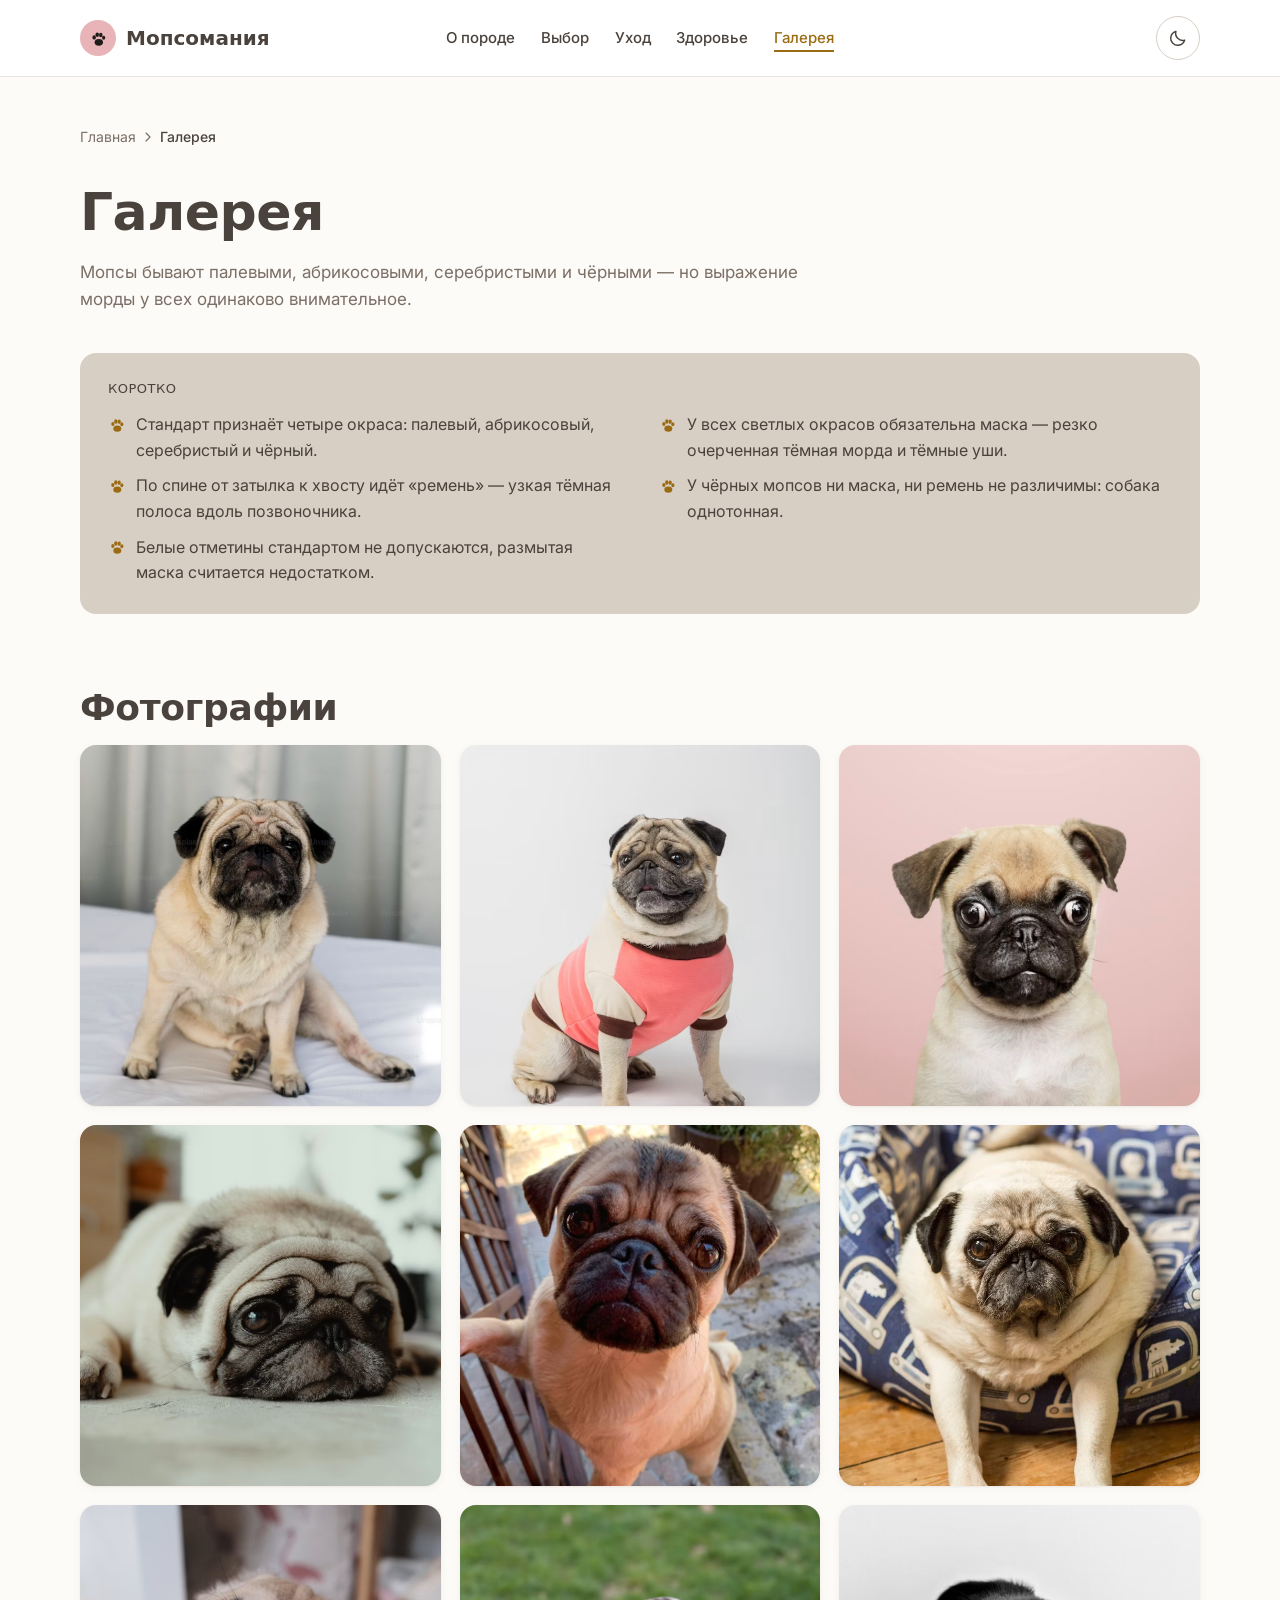
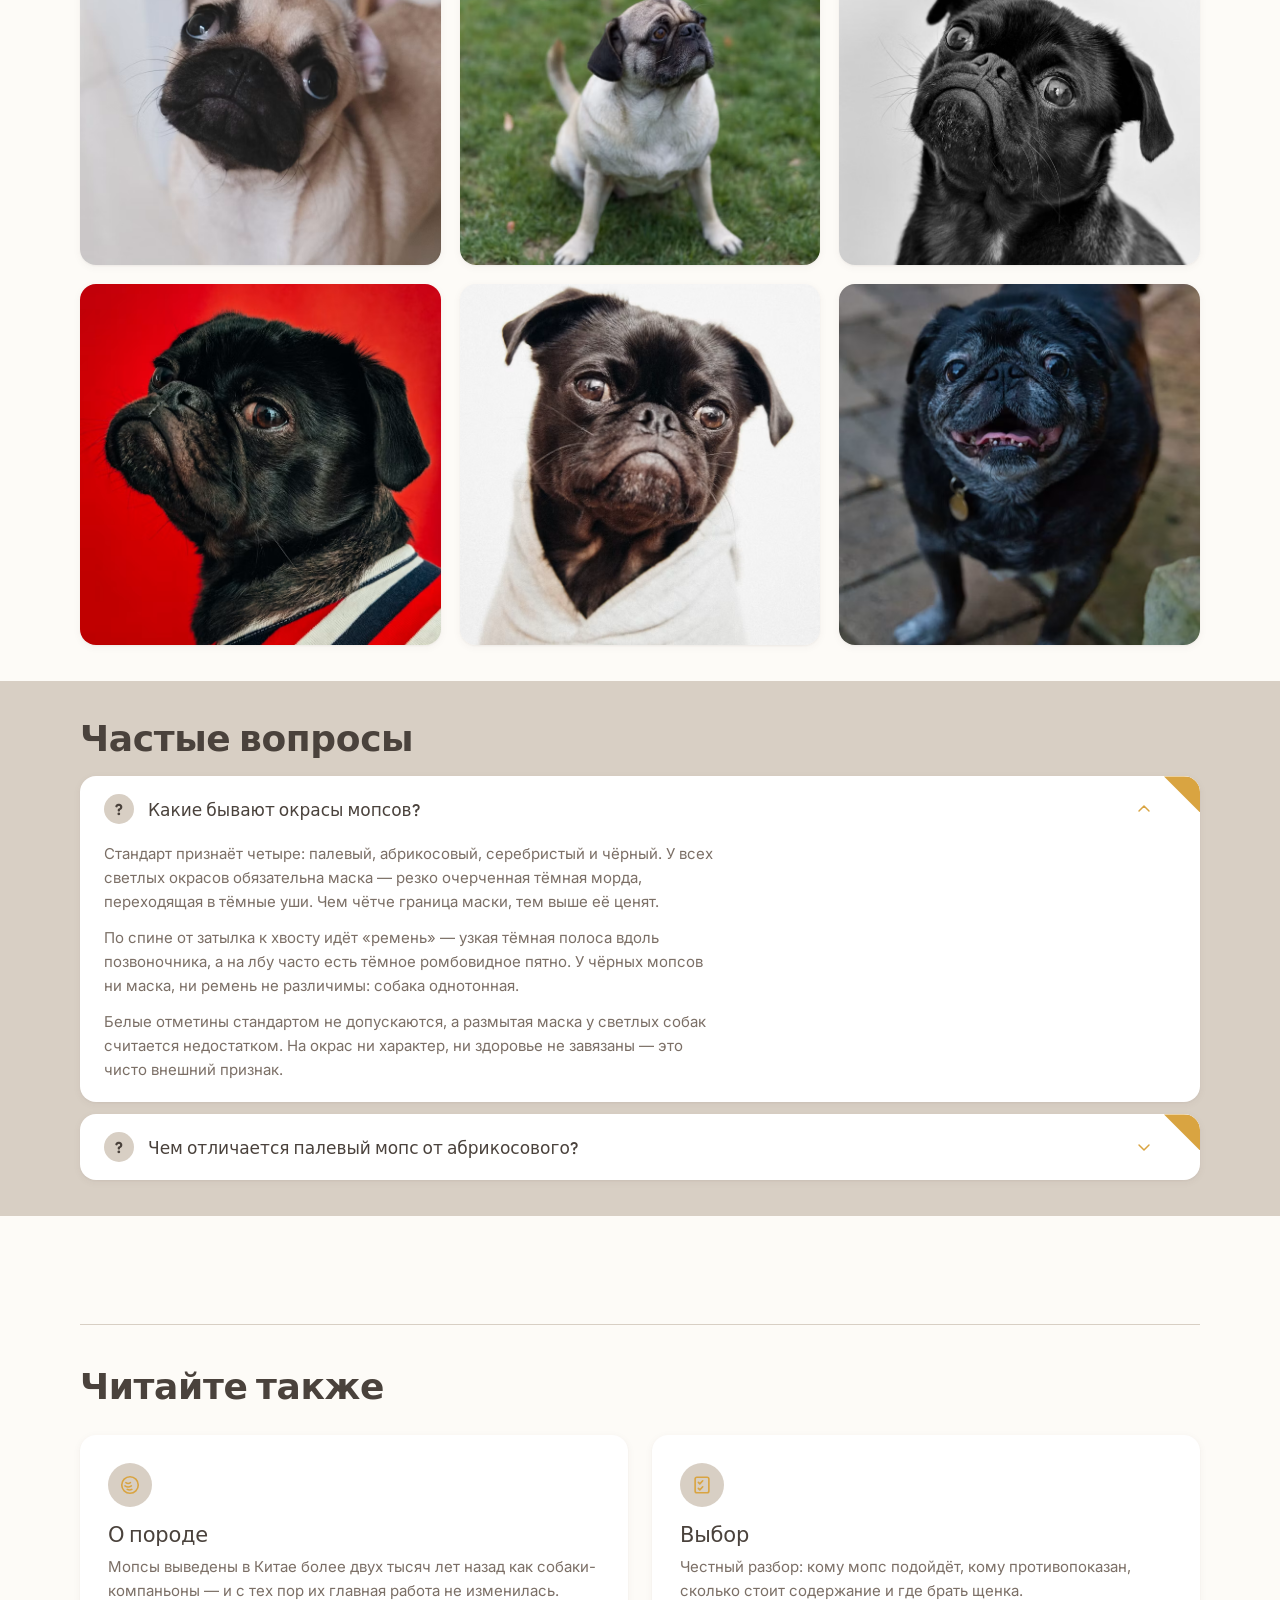
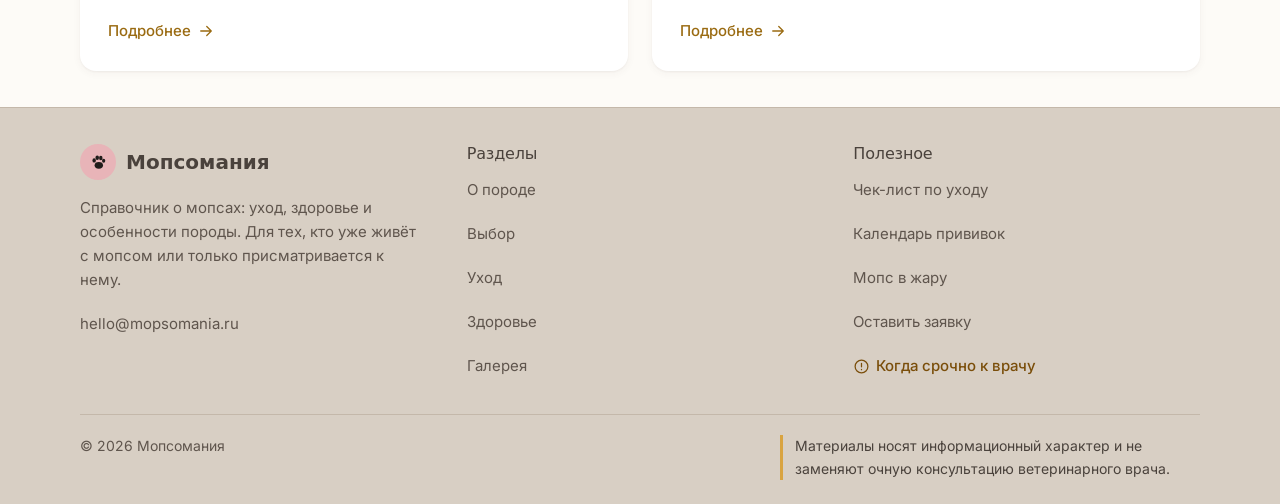
<file: gallery/index.html>
<!DOCTYPE html>
<html lang="ru">
<head>
  <meta charset="UTF-8">
  <meta name="viewport" content="width=device-width, initial-scale=1.0">
  <title>Галерея мопсов: окрасы, маска, щенки — Мопсомания</title>
  <meta name="description" content="Как выглядят мопсы: палевый, абрикосовый, серебристый и чёрный окрасы, маска на морде, щенки и взрослые собаки.">

  <!-- Инлайновый favicon: без него браузер стучится за /favicon.ico и ловит 404.
       Та же лапа, что в логотипе, — эмодзи рисовала система, и знак в шапке
       и на вкладке выглядели по-разному. Решётки в цветах экранированы как %23. -->
  <link rel="icon" href="data:image/svg+xml,<svg xmlns='http://www.w3.org/2000/svg' viewBox='0 0 24 24'><circle cx='12' cy='12' r='12' fill='%23E8B4B8'/><g fill='%231F1B19'><ellipse cx='6.5' cy='10.6' rx='2.15' ry='2.75'/><ellipse cx='10.4' cy='7.3' rx='2.25' ry='2.95'/><ellipse cx='14.9' cy='7.5' rx='2.2' ry='2.9'/><ellipse cx='18.5' cy='11' rx='2.05' ry='2.6'/><ellipse cx='12.4' cy='16.8' rx='5.3' ry='4.3'/></g></svg>">

  <!-- Шрифты: Fredoka для заголовков, Inter для текста -->
  <link rel="preconnect" href="https://fonts.googleapis.com">
  <link rel="preconnect" href="https://fonts.gstatic.com" crossorigin>
  <link href="https://fonts.googleapis.com/css2?family=Fredoka:wght@500;600&family=Inter:wght@400;500&display=swap" rel="stylesheet">

  <link rel="stylesheet" href="../style.css">

  <!--
    Тема применяется ДО первой отрисовки, иначе при загрузке будет вспышка
    светлой темы. Класс .js помечает, что скрипты работают: анимации появления
    и мобильная навигация прячут контент только в этом случае, иначе без JS
    страница осталась бы пустой, а на мобильном — ещё и без меню.

    Ключ localStorage с префиксом: на GitHub Pages origin вида логин.github.io
    общий для всех репозиториев владельца, и голое 'theme' столкнулось бы
    с любым соседним проектом на том же домене. Ключ общий для всех страниц.
  -->
  <script>
    (function () {
      var root = document.documentElement;
      root.classList.add('js');
      var theme = 'light';
      try {
        var saved = localStorage.getItem('mopsomania:theme');
        if (saved === 'light' || saved === 'dark') {
          theme = saved;
        } else if (window.matchMedia('(prefers-color-scheme: dark)').matches) {
          theme = 'dark';
        }
      } catch (e) {
        /* localStorage недоступен (приватный режим) — остаётся светлая тема */
      }
      root.setAttribute('data-theme', theme);
    })();
  </script>
</head>
<body data-page="gallery">
  <a class="skip-link" href="#main">Перейти к основному содержимому</a>

  <!-- Сентинел высотой 40px: пока он в зоне видимости, прокрутка меньше порога -->
  <div id="scroll-sentinel" aria-hidden="true"></div>

  <!-- ============ ШАПКА ============ -->
  <header class="header" id="header" role="banner">
    <div class="container header__inner">
      <a class="logo" href="../">
        <span class="logo__mark" aria-hidden="true">
          <svg class="logo__paw" viewBox="0 0 24 24" aria-hidden="true" focusable="false">
            <ellipse cx="6.5" cy="10.6" rx="2.15" ry="2.75"/>
                    <ellipse cx="10.4" cy="7.3" rx="2.25" ry="2.95"/>
                    <ellipse cx="14.9" cy="7.5" rx="2.2" ry="2.9"/>
                    <ellipse cx="18.5" cy="11" rx="2.05" ry="2.6"/>
                    <ellipse cx="12.4" cy="16.8" rx="5.3" ry="4.3"/>
          </svg>
        </span>
        <span>Мопсомания</span>
      </a>

      <!--
        Связь пункта с разделом держится только на data-nav-link ↔ data-page
        у <body>. href по-прежнему нигде не разбирается: переезд с якорей
        на пути не потребовал правок ни в CSS, ни в логике подсветки.
      -->
      <nav class="nav" id="primary-nav" aria-label="Основная навигация">
        <ul class="nav__list">
          <li><a class="nav__link" href="../about/" data-nav-link="about">О породе</a></li>
          <li><a class="nav__link" href="../choose/" data-nav-link="choose">Выбор</a></li>
          <li><a class="nav__link" href="../care/" data-nav-link="care">Уход</a></li>
          <li><a class="nav__link" href="../health/" data-nav-link="health">Здоровье</a></li>
          <li><a class="nav__link" href="../gallery/" data-nav-link="gallery">Галерея</a></li>
        </ul>
      </nav>

      <div class="header__actions">
        <button class="theme-toggle" id="theme-toggle" type="button" aria-label="Включить тёмную тему" aria-pressed="false">
          <svg class="icon icon--sun" viewBox="0 0 24 24" aria-hidden="true" focusable="false">
            <circle cx="12" cy="12" r="4.5"/>
            <path d="M12 2v2.5M12 19.5V22M2 12h2.5M19.5 12H22M4.9 4.9l1.8 1.8M17.3 17.3l1.8 1.8M19.1 4.9l-1.8 1.8M6.7 17.3l-1.8 1.8"/>
          </svg>
          <svg class="icon icon--moon" viewBox="0 0 24 24" aria-hidden="true" focusable="false">
            <path d="M20 14.5A8.5 8.5 0 0 1 9.5 4a8.5 8.5 0 1 0 10.5 10.5z"/>
          </svg>
        </button>

        <button class="nav-toggle" type="button" data-nav-toggle
                aria-label="Открыть меню" aria-expanded="false" aria-controls="primary-nav">
          <svg class="icon icon--burger" viewBox="0 0 24 24" aria-hidden="true" focusable="false">
            <path d="M4 7h16M4 12h16M4 17h16"/>
          </svg>
          <svg class="icon icon--close" viewBox="0 0 24 24" aria-hidden="true" focusable="false">
            <path d="M6 6l12 12M18 6L6 18"/>
          </svg>
        </button>
      </div>
    </div>
  </header>

  <main id="main">
    <section class="section section--page">
      <div class="container">

        <!-- ============ ХЛЕБНЫЕ КРОШКИ ============ -->
        <nav class="breadcrumbs" aria-label="Хлебные крошки">
          <ol class="breadcrumbs__list">
            <li class="breadcrumbs__item">
              <a class="breadcrumbs__link" href="../">Главная</a>
              <svg class="icon breadcrumbs__sep" viewBox="0 0 24 24" aria-hidden="true" focusable="false">
                <path d="M9 6l6 6-6 6"/>
              </svg>
            </li>
            <li class="breadcrumbs__item">
              <span class="breadcrumbs__current" aria-current="page">Галерея</span>
            </li>
          </ol>
        </nav>

        <header class="page-head">
          <h1 class="page-head__title reveal">Галерея</h1>
          <p class="page-head__lead reveal">
            Мопсы бывают палевыми, абрикосовыми, серебристыми и чёрными — но выражение морды
            у всех одинаково внимательное.
          </p>
        </header>

        <!-- ============ КОРОТКО ============
             Ответ за десять секунд: прочитавший только этот блок уже знает
             главное по теме страницы и сам решает, читать ли дальше. -->
        <aside class="brief reveal">
          <h2 class="brief__title">Коротко</h2>
          <ul class="brief__list">
            <li class="brief__item">
              <svg class="brief__paw" viewBox="0 0 24 24" aria-hidden="true" focusable="false">
                <ellipse cx="6.5" cy="10.6" rx="2.15" ry="2.75"/>
                <ellipse cx="10.4" cy="7.3" rx="2.25" ry="2.95"/>
                <ellipse cx="14.9" cy="7.5" rx="2.2" ry="2.9"/>
                <ellipse cx="18.5" cy="11" rx="2.05" ry="2.6"/>
                <ellipse cx="12.4" cy="16.8" rx="5.3" ry="4.3"/>
              </svg>
              <span>Стандарт признаёт четыре окраса: палевый, абрикосовый, серебристый и чёрный.</span>
            </li>
            <li class="brief__item">
              <svg class="brief__paw" viewBox="0 0 24 24" aria-hidden="true" focusable="false">
                <ellipse cx="6.5" cy="10.6" rx="2.15" ry="2.75"/>
                <ellipse cx="10.4" cy="7.3" rx="2.25" ry="2.95"/>
                <ellipse cx="14.9" cy="7.5" rx="2.2" ry="2.9"/>
                <ellipse cx="18.5" cy="11" rx="2.05" ry="2.6"/>
                <ellipse cx="12.4" cy="16.8" rx="5.3" ry="4.3"/>
              </svg>
              <span>У всех светлых окрасов обязательна маска — резко очерченная тёмная морда и тёмные уши.</span>
            </li>
            <li class="brief__item">
              <svg class="brief__paw" viewBox="0 0 24 24" aria-hidden="true" focusable="false">
                <ellipse cx="6.5" cy="10.6" rx="2.15" ry="2.75"/>
                <ellipse cx="10.4" cy="7.3" rx="2.25" ry="2.95"/>
                <ellipse cx="14.9" cy="7.5" rx="2.2" ry="2.9"/>
                <ellipse cx="18.5" cy="11" rx="2.05" ry="2.6"/>
                <ellipse cx="12.4" cy="16.8" rx="5.3" ry="4.3"/>
              </svg>
              <span>По спине от затылка к хвосту идёт «ремень» — узкая тёмная полоса вдоль позвоночника.</span>
            </li>
            <li class="brief__item">
              <svg class="brief__paw" viewBox="0 0 24 24" aria-hidden="true" focusable="false">
                <ellipse cx="6.5" cy="10.6" rx="2.15" ry="2.75"/>
                <ellipse cx="10.4" cy="7.3" rx="2.25" ry="2.95"/>
                <ellipse cx="14.9" cy="7.5" rx="2.2" ry="2.9"/>
                <ellipse cx="18.5" cy="11" rx="2.05" ry="2.6"/>
                <ellipse cx="12.4" cy="16.8" rx="5.3" ry="4.3"/>
              </svg>
              <span>У чёрных мопсов ни маска, ни ремень не различимы: собака однотонная.</span>
            </li>
            <li class="brief__item">
              <svg class="brief__paw" viewBox="0 0 24 24" aria-hidden="true" focusable="false">
                <ellipse cx="6.5" cy="10.6" rx="2.15" ry="2.75"/>
                <ellipse cx="10.4" cy="7.3" rx="2.25" ry="2.95"/>
                <ellipse cx="14.9" cy="7.5" rx="2.2" ry="2.9"/>
                <ellipse cx="18.5" cy="11" rx="2.05" ry="2.6"/>
                <ellipse cx="12.4" cy="16.8" rx="5.3" ry="4.3"/>
              </svg>
              <span>Белые отметины стандартом не допускаются, размытая маска считается недостатком.</span>
            </li>
          </ul>
        </aside>

        <!-- ============ ОГЛАВЛЕНИЕ СТРАНИЦЫ ============
             Блок скрывается сам, если пунктов меньше четырёх. -->
        <nav class="toc reveal" aria-label="Содержание страницы">
          <h2 class="toc__title">На этой странице</h2>
          <ul class="toc__list">
            <li class="toc__item"><a class="toc__link" href="#photos">Фотографии</a></li>
            <li class="toc__item"><a class="toc__link" href="#faq">Частые вопросы</a></li>
          </ul>
        </nav>

      </div>
    </section>

    <!-- ============ ФОТОГРАФИИ ============ -->
    <section class="section">
      <div class="container">
        <h2 id="photos">Фотографии</h2>
        <!-- Порядок не случайный: сначала восемь палевых, затем четыре чёрных —
             окрасы читаются группами. Всего двенадцать: число должно делиться
             и на 2, и на 3, иначе в последнем ряду останется одиночный кадр. -->
        <div class="gallery" data-stagger>
          <figure class="gallery__item reveal">
            <img src="../assets/mops/pug-fawn-1.avif" alt="Палевый мопс сидит на белом покрывале, тёмная маска на морде" width="1941" height="2553" loading="lazy">
          </figure>
          <figure class="gallery__item reveal">
            <img src="../assets/mops/pug-fawn-2.avif" alt="Палевый мопс в коралловой попоне сидит на светлом фоне" width="687" height="1031" loading="lazy">
          </figure>
          <figure class="gallery__item reveal">
            <img src="../assets/mops/pug-fawn-3.avif" alt="Портрет палевого мопса на розовом фоне: уши подняты, глаза широко раскрыты" width="880" height="880" loading="lazy">
          </figure>
          <figure class="gallery__item reveal">
            <img src="../assets/mops/pug-fawn-4.avif" alt="Палевый мопс лежит на полу, положив морду на вытянутые лапы" width="1469" height="981" loading="lazy">
          </figure>
          <figure class="gallery__item reveal">
            <img src="../assets/mops/pug-fawn-5.avif" alt="Палевый мопс во дворе у деревянной лестницы смотрит снизу вверх" width="725" height="990" loading="lazy">
          </figure>
          <figure class="gallery__item reveal">
            <img src="../assets/mops/pug-fawn-6.avif" alt="Палевый мопс тянется из синей лежанки, снят сверху" width="687" height="1031" loading="lazy">
          </figure>
          <figure class="gallery__item reveal">
            <img src="../assets/mops/pug-fawn-7.avif" alt="Крупный план морды палевого мопса с наклонённой головой" width="880" height="880" loading="lazy">
          </figure>
          <figure class="gallery__item reveal">
            <img src="../assets/mops/pug-fawn-8.avif" alt="Палевый мопс в полный рост на летней лужайке" width="735" height="981" loading="lazy">
          </figure>
          <figure class="gallery__item reveal">
            <img src="../assets/mops/pug-black-1.avif" alt="Чёрный мопс наклонил голову, чёрно-белый снимок на светлом фоне" width="735" height="980" loading="lazy">
          </figure>
          <figure class="gallery__item reveal">
            <img src="../assets/mops/pug-black-2.avif" alt="Чёрный мопс в полосатой одежде на красном фоне, портрет в три четверти" width="749" height="968" loading="lazy">
          </figure>
          <figure class="gallery__item reveal">
            <img src="../assets/mops/pug-black-3.avif" alt="Чёрный мопс, завёрнутый в белое полотенце после купания" width="754" height="963" loading="lazy">
          </figure>
          <figure class="gallery__item reveal">
            <img src="../assets/mops/pug-black-4.avif" alt="Чёрный мопс на брусчатке смотрит вверх, пасть приоткрыта" width="735" height="980" loading="lazy">
          </figure>
        </div>
      </div>
    </section>

    <!-- ============ ЧАСТЫЕ ВОПРОСЫ ============ -->
    <section class="section section--alt">
      <div class="container">
        <h2 id="faq">Частые вопросы</h2>
        <div class="faq">
          <details class="faq__item" open>
            <summary class="faq__question">
              Какие бывают окрасы мопсов?
              <svg class="icon faq__chevron" viewBox="0 0 24 24" aria-hidden="true" focusable="false">
                <path d="M6 9.5l6 6 6-6"/>
              </svg>
            </summary>
            <div class="faq__body">
              <div class="faq__body-inner">
                <p>
                  Стандарт признаёт четыре: палевый, абрикосовый, серебристый и чёрный. У всех светлых
                  окрасов обязательна маска — резко очерченная тёмная морда, переходящая в тёмные уши.
                  Чем чётче граница маски, тем выше её ценят.
                </p>
                <p>
                  По спине от затылка к хвосту идёт «ремень» — узкая тёмная полоса вдоль позвоночника,
                  а на лбу часто есть тёмное ромбовидное пятно. У чёрных мопсов ни маска, ни ремень
                  не различимы: собака однотонная.
                </p>
                <p>
                  Белые отметины стандартом не допускаются, а размытая маска у светлых собак считается
                  недостатком. На окрас ни характер, ни здоровье не завязаны — это чисто внешний признак.
                </p>
              </div>
            </div>
          </details>

          <details class="faq__item" open>
            <summary class="faq__question">
              Чем отличается палевый мопс от абрикосового?
              <svg class="icon faq__chevron" viewBox="0 0 24 24" aria-hidden="true" focusable="false">
                <path d="M6 9.5l6 6 6-6"/>
              </svg>
            </summary>
            <div class="faq__body">
              <div class="faq__body-inner">
                <p>
                  Разница только в оттенке основного тона, и заметна она в основном при сравнении двух
                  собак рядом. Палевый — светлый песочный, ближе к соломенному; абрикосовый — теплее
                  и глубже, с рыжеватым подтоном.
                </p>
                <p>
                  Всё остальное совпадает: маска и ремень обязательны у обоих, сложение и характер
                  от оттенка не зависят. На здоровье окрас тоже не влияет.
                </p>
                <p>
                  На фотографиях оттенок сильно зависит от освещения, поэтому по снимку окрас определяют
                  неуверенно даже заводчики. В документах его записывают по осмотру собаки, а не по фото.
                </p>
              </div>
            </div>
          </details>
        </div>
      </div>
    </section>

    <section class="section">
      <div class="container">
        <!-- ============ ЧИТАЙТЕ ТАКЖЕ ============ -->
        <section class="related">
          <h2 class="related__title reveal">Читайте также</h2>
          <div class="teasers teasers--related" data-stagger>
          <article class="teaser reveal">
            <span class="teaser__icon" aria-hidden="true">
              <svg class="icon" viewBox="0 0 24 24" focusable="false">
                <circle cx="12" cy="12" r="9"/>
                <path d="M7.5 9.5c1.6 1.1 3.4 1.1 5 0M6.5 13c2 1.4 5 1.4 7 0M9 16.8c1.6.8 3.4.8 5 0"/>
              </svg>
            </span>
            <h3 class="teaser__title">
              <a class="teaser__link" href="../about/">О породе</a>
            </h3>
            <p class="teaser__text">Мопсы выведены в Китае более двух тысяч лет назад как собаки-компаньоны — и с тех пор их главная работа не изменилась.</p>
            <span class="teaser__more" aria-hidden="true">
              Подробнее
              <svg class="icon teaser__arrow" viewBox="0 0 24 24" focusable="false">
                <path d="M5 12h13M13 6l6 6-6 6"/>
              </svg>
            </span>
          </article>
          <article class="teaser reveal">
            <span class="teaser__icon" aria-hidden="true">
              <svg class="icon" viewBox="0 0 24 24" focusable="false">
                <rect x="4.5" y="3.5" width="15" height="17" rx="2"/>
                <path d="M8 9.2l1.6 1.6 3.2-3.4M8 15.7l1.6 1.6 3.2-3.4"/>
              </svg>
            </span>
            <h3 class="teaser__title">
              <a class="teaser__link" href="../choose/">Выбор</a>
            </h3>
            <p class="teaser__text">Честный разбор: кому мопс подойдёт, кому противопоказан, сколько стоит содержание и где брать щенка.</p>
            <span class="teaser__more" aria-hidden="true">
              Подробнее
              <svg class="icon teaser__arrow" viewBox="0 0 24 24" focusable="false">
                <path d="M5 12h13M13 6l6 6-6 6"/>
              </svg>
            </span>
          </article>
          </div>
        </section>
      </div>
    </section>
  </main>

  <!-- ============ ФУТЕР ============ -->
  <footer class="footer" role="contentinfo" data-reveal>
    <div class="container">
      <div class="footer__grid" data-stagger>

        <!-- Колонка 1: о проекте. На мобильных не сворачивается -->
        <div class="footer__col reveal">
          <a class="logo" href="../">
            <span class="logo__mark" aria-hidden="true">
              <svg class="logo__paw" viewBox="0 0 24 24" aria-hidden="true" focusable="false">
                <ellipse cx="6.5" cy="10.6" rx="2.15" ry="2.75"/>
                        <ellipse cx="10.4" cy="7.3" rx="2.25" ry="2.95"/>
                        <ellipse cx="14.9" cy="7.5" rx="2.2" ry="2.9"/>
                        <ellipse cx="18.5" cy="11" rx="2.05" ry="2.6"/>
                        <ellipse cx="12.4" cy="16.8" rx="5.3" ry="4.3"/>
              </svg>
            </span>
            <span>Мопсомания</span>
          </a>
          <p class="footer__text">
            Справочник о мопсах: уход, здоровье и особенности породы. Для тех, кто уже живёт
            с мопсом или только присматривается к нему.
          </p>
          <p class="footer__contact">
            <a class="footer__link" href="mailto:hello@mopsomania.ru">hello@mopsomania.ru</a>
          </p>
        </div>

        <!--
          Колонки 2 и 3: до 768px это нативный аккордеон, выше — обычные заголовки.
          open стоит в разметке, а не ставится из JS: без скриптов колонки должны
          быть раскрыты, иначе девять ссылок подвала недостижимы. Сворачивает их
          на мобильном initFooterAccordion().
        -->
        <details class="footer__col footer__group reveal" data-footer-accordion open>
          <summary class="footer__summary">
            <h3 class="footer__title">Разделы</h3>
            <svg class="icon footer__chevron" viewBox="0 0 24 24" aria-hidden="true" focusable="false">
              <path d="M6 9.5l6 6 6-6"/>
            </svg>
          </summary>
          <ul class="footer__list">
            <li><a class="footer__link" href="../about/" data-nav-link="about">О породе</a></li>
            <li><a class="footer__link" href="../choose/" data-nav-link="choose">Выбор</a></li>
            <li><a class="footer__link" href="../care/" data-nav-link="care">Уход</a></li>
            <li><a class="footer__link" href="../health/" data-nav-link="health">Здоровье</a></li>
            <li><a class="footer__link" href="../gallery/" data-nav-link="gallery">Галерея</a></li>
          </ul>
        </details>

        <details class="footer__col footer__group footer__col--wide reveal" data-footer-accordion open>
          <summary class="footer__summary">
            <h3 class="footer__title">Полезное</h3>
            <svg class="icon footer__chevron" viewBox="0 0 24 24" aria-hidden="true" focusable="false">
              <path d="M6 9.5l6 6 6-6"/>
            </svg>
          </summary>
          <ul class="footer__list">
            <li><a class="footer__link" href="../care/#checklist">Чек-лист по уходу</a></li>
            <li><a class="footer__link" href="../health/#vaccination">Календарь прививок</a></li>
            <li><a class="footer__link" href="../care/#heat">Мопс в жару</a></li>
            <li><a class="footer__link" href="../#contact">Оставить заявку</a></li>
            <li>
              <a class="footer__link footer__link--urgent" href="../health/#emergency">
                <svg class="icon footer__urgent-icon" viewBox="0 0 24 24" aria-hidden="true" focusable="false">
                  <circle cx="12" cy="12" r="9"/>
                  <path d="M12 7.5v5M12 16v.5"/>
                </svg>
                Когда срочно к врачу
              </a>
            </li>
          </ul>
        </details>

      </div>

      <div class="footer__bottom">
        <p class="footer__copy">© 2026 Мопсомания</p>
        <p class="footer__disclaimer">
          Материалы носят информационный характер и не заменяют очную консультацию
          ветеринарного врача.
        </p>
      </div>
    </div>
  </footer>

  <script src="../script.js"></script>
</body>
</html>
</file>
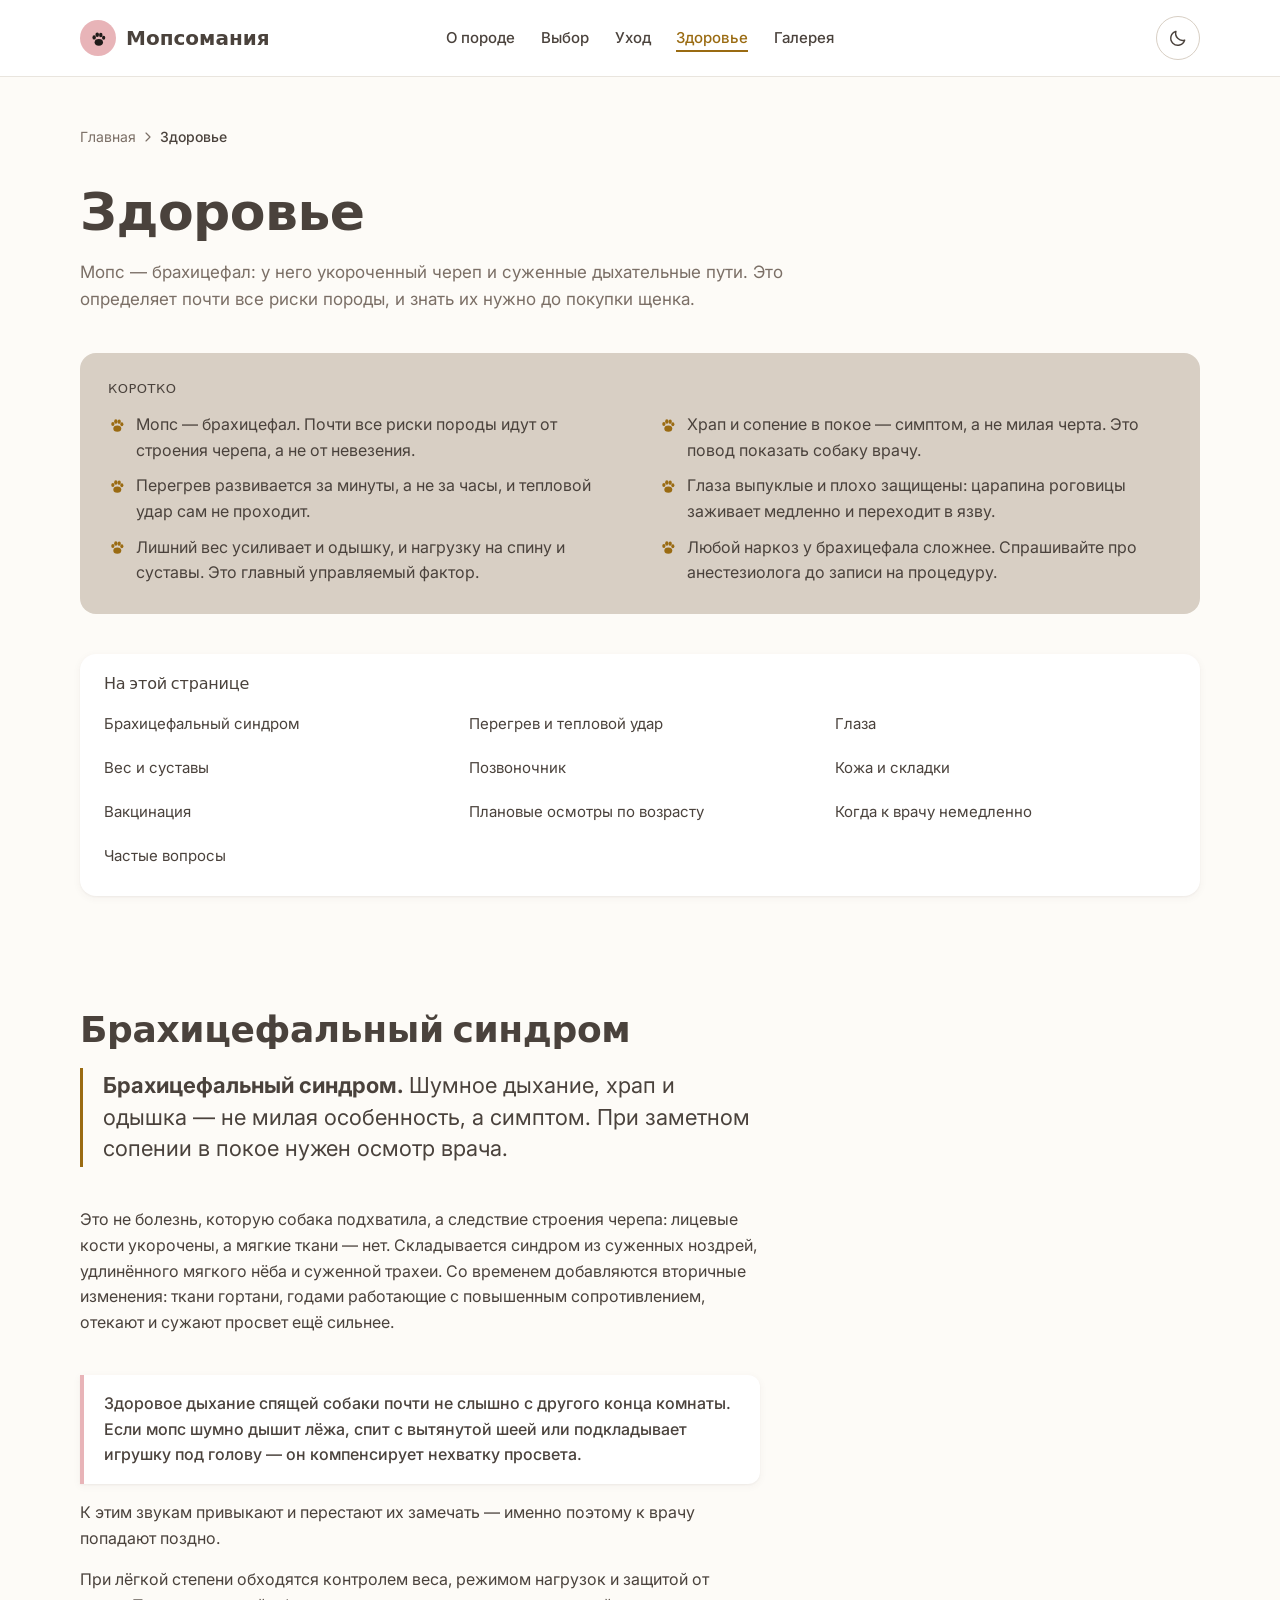
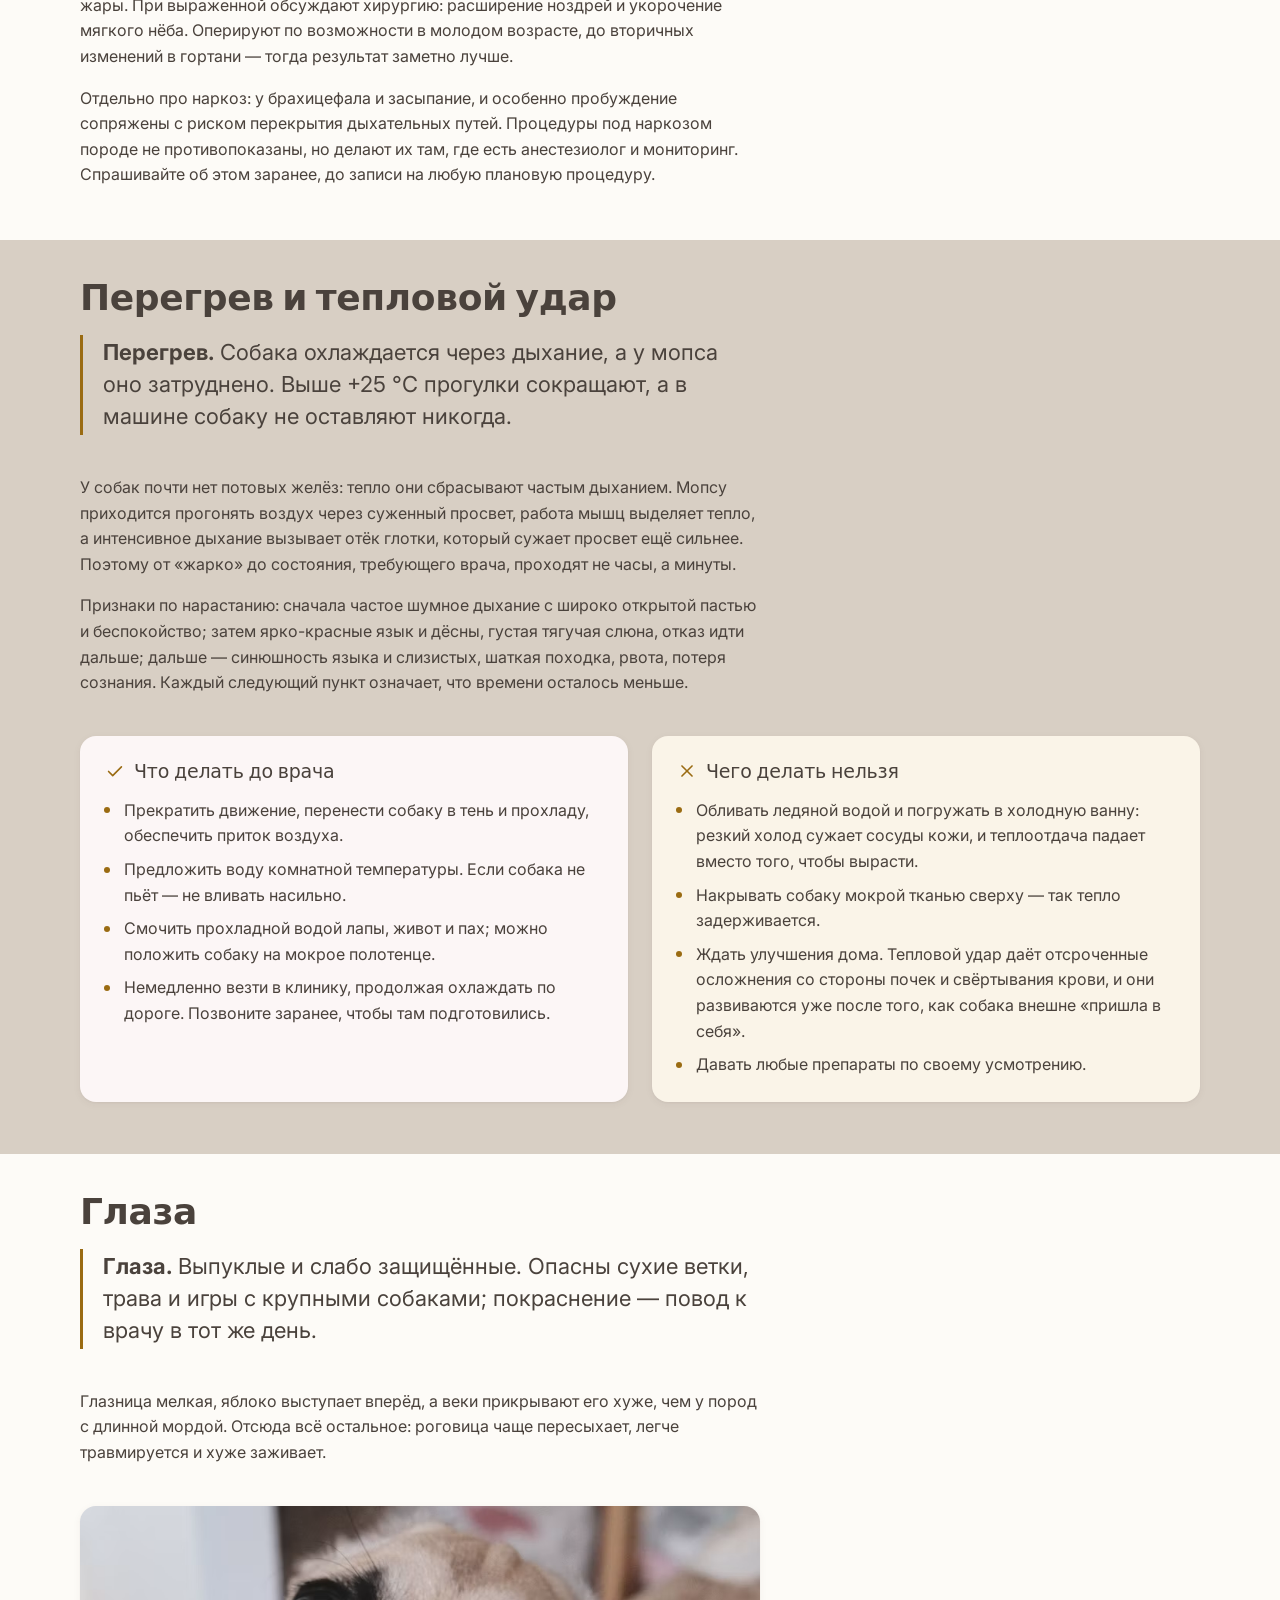
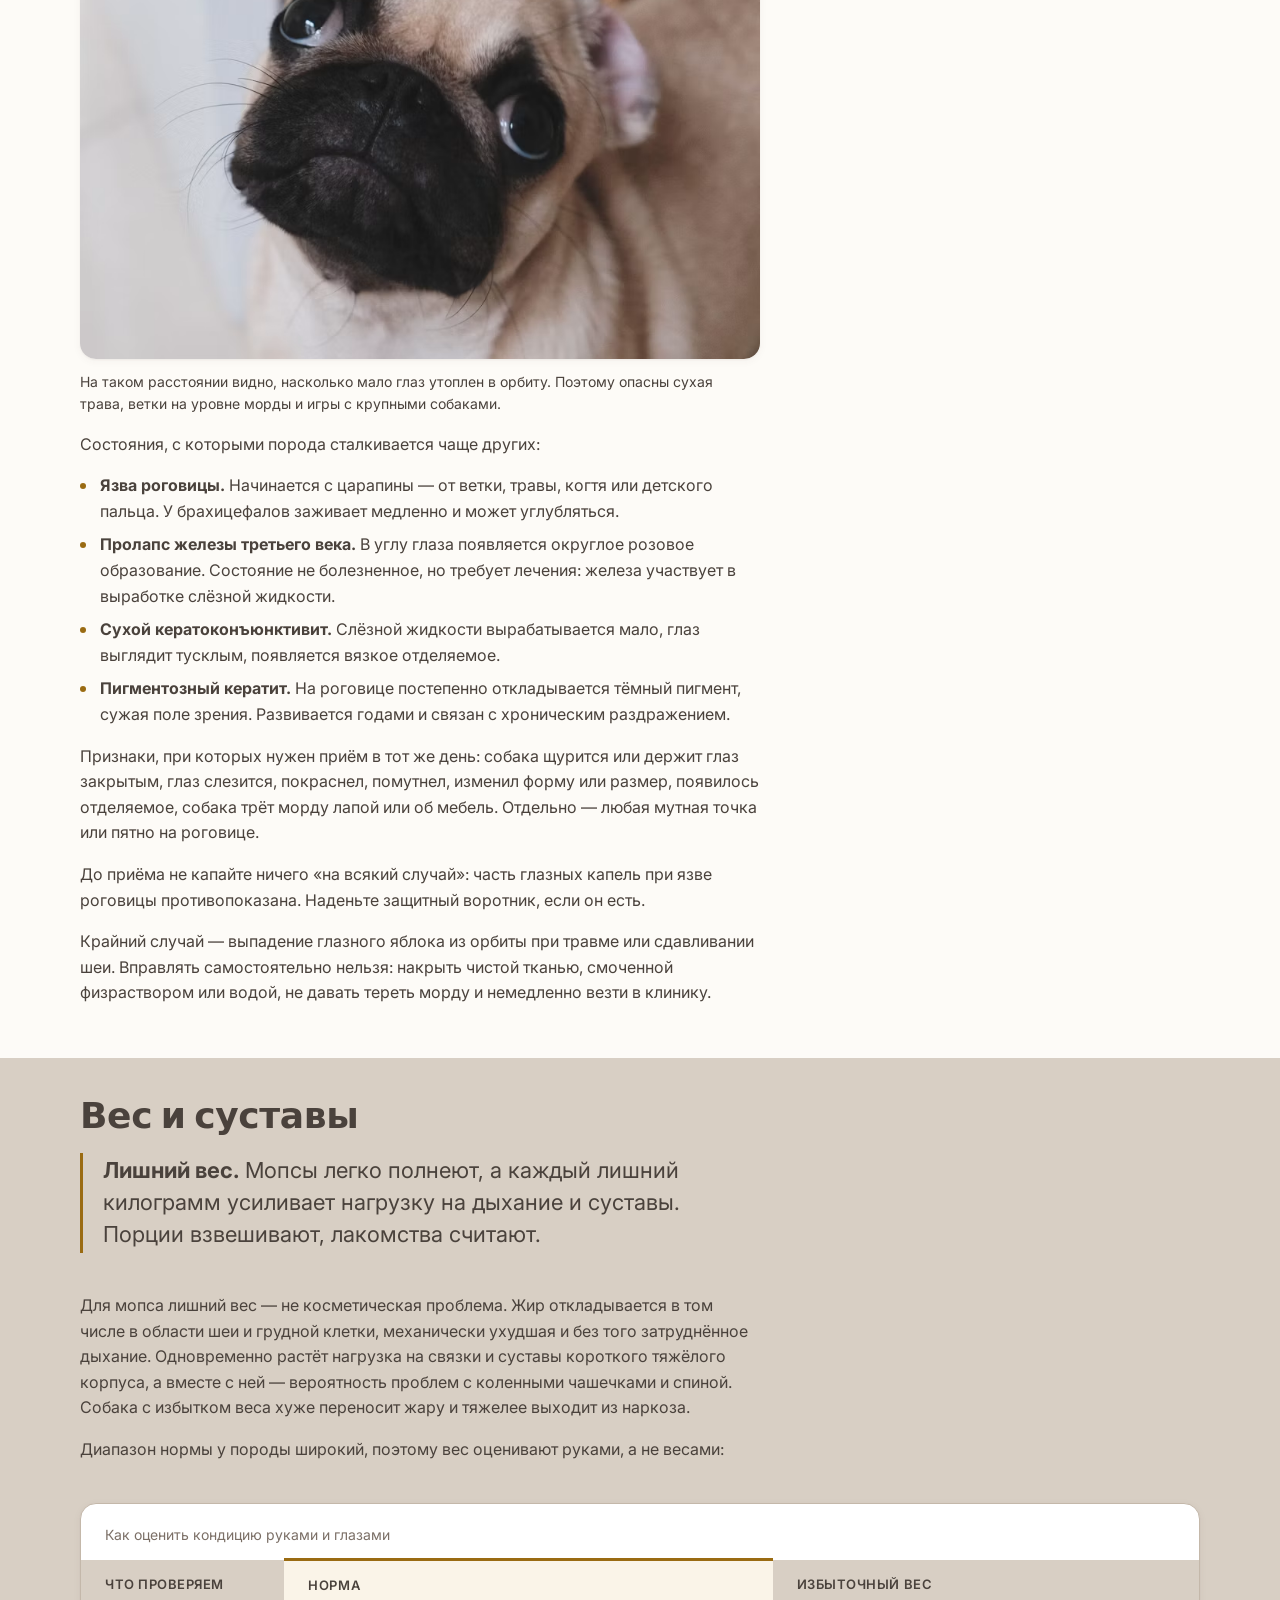
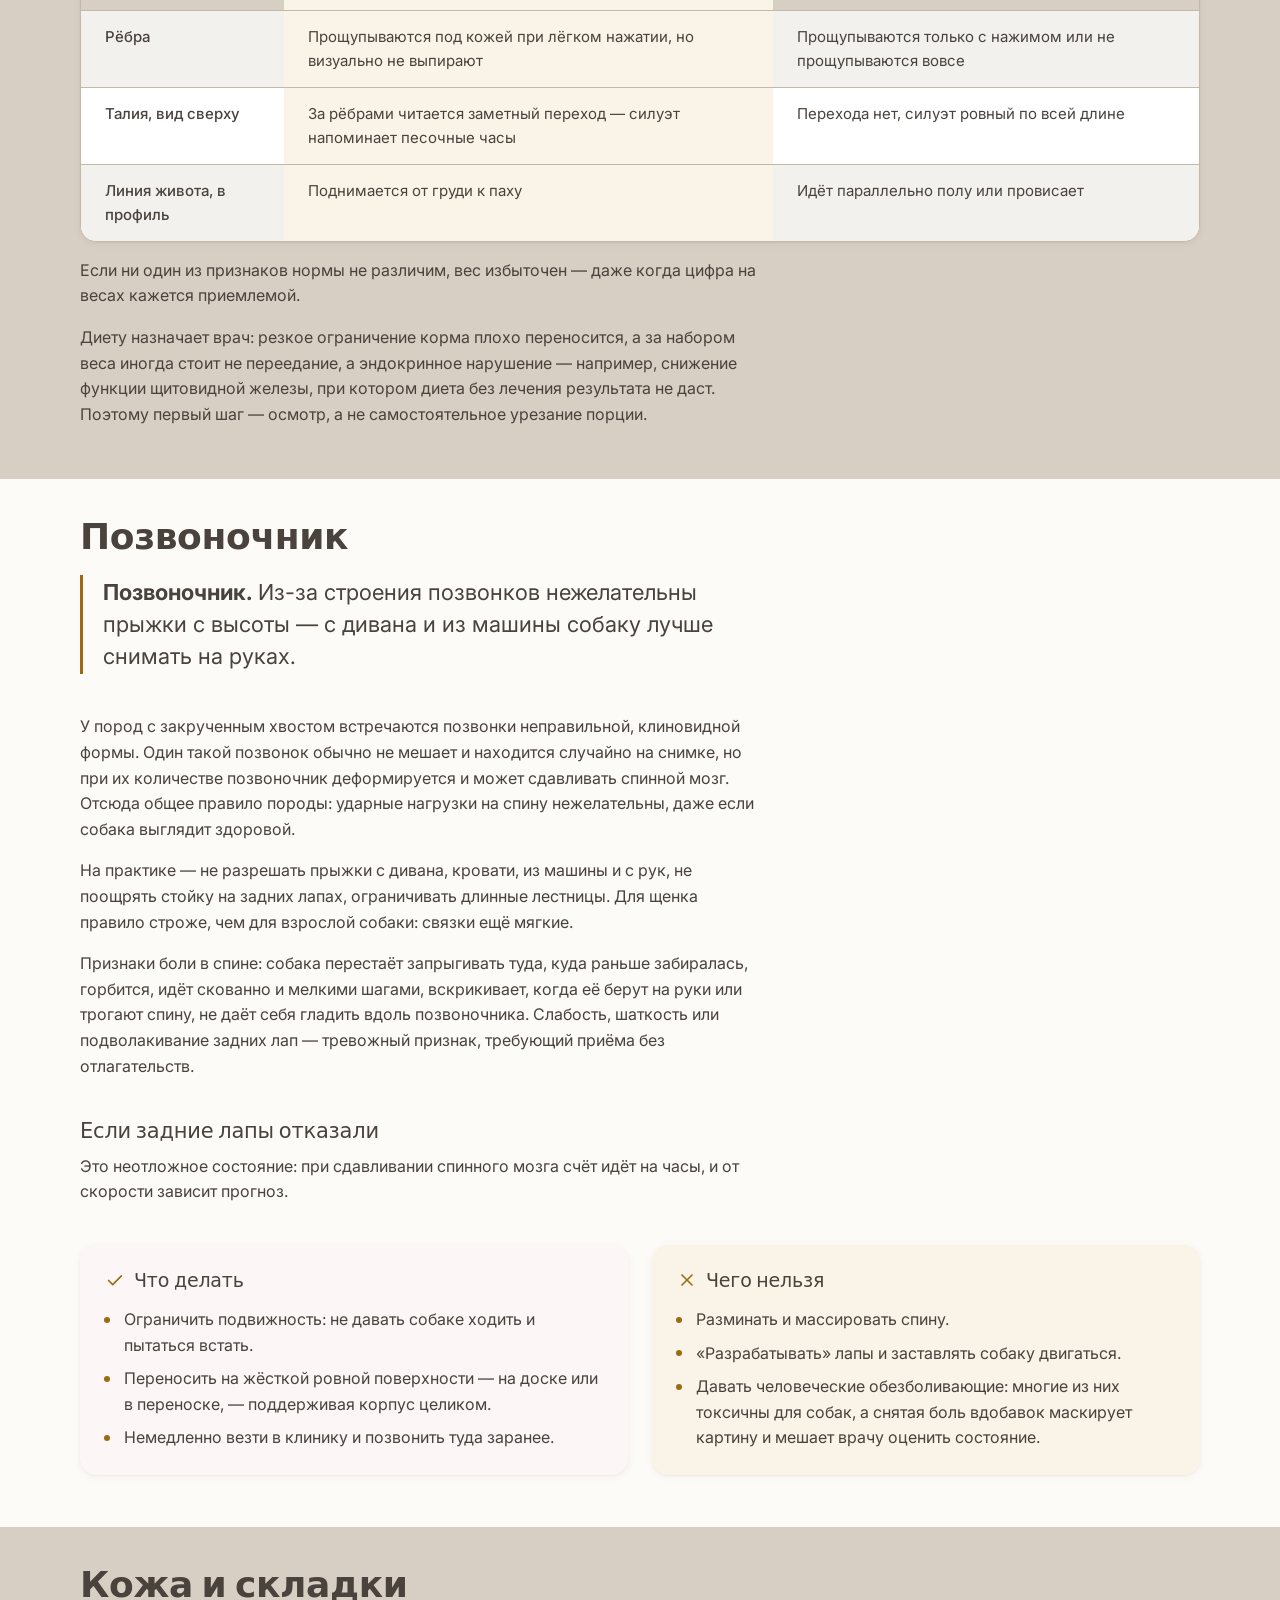
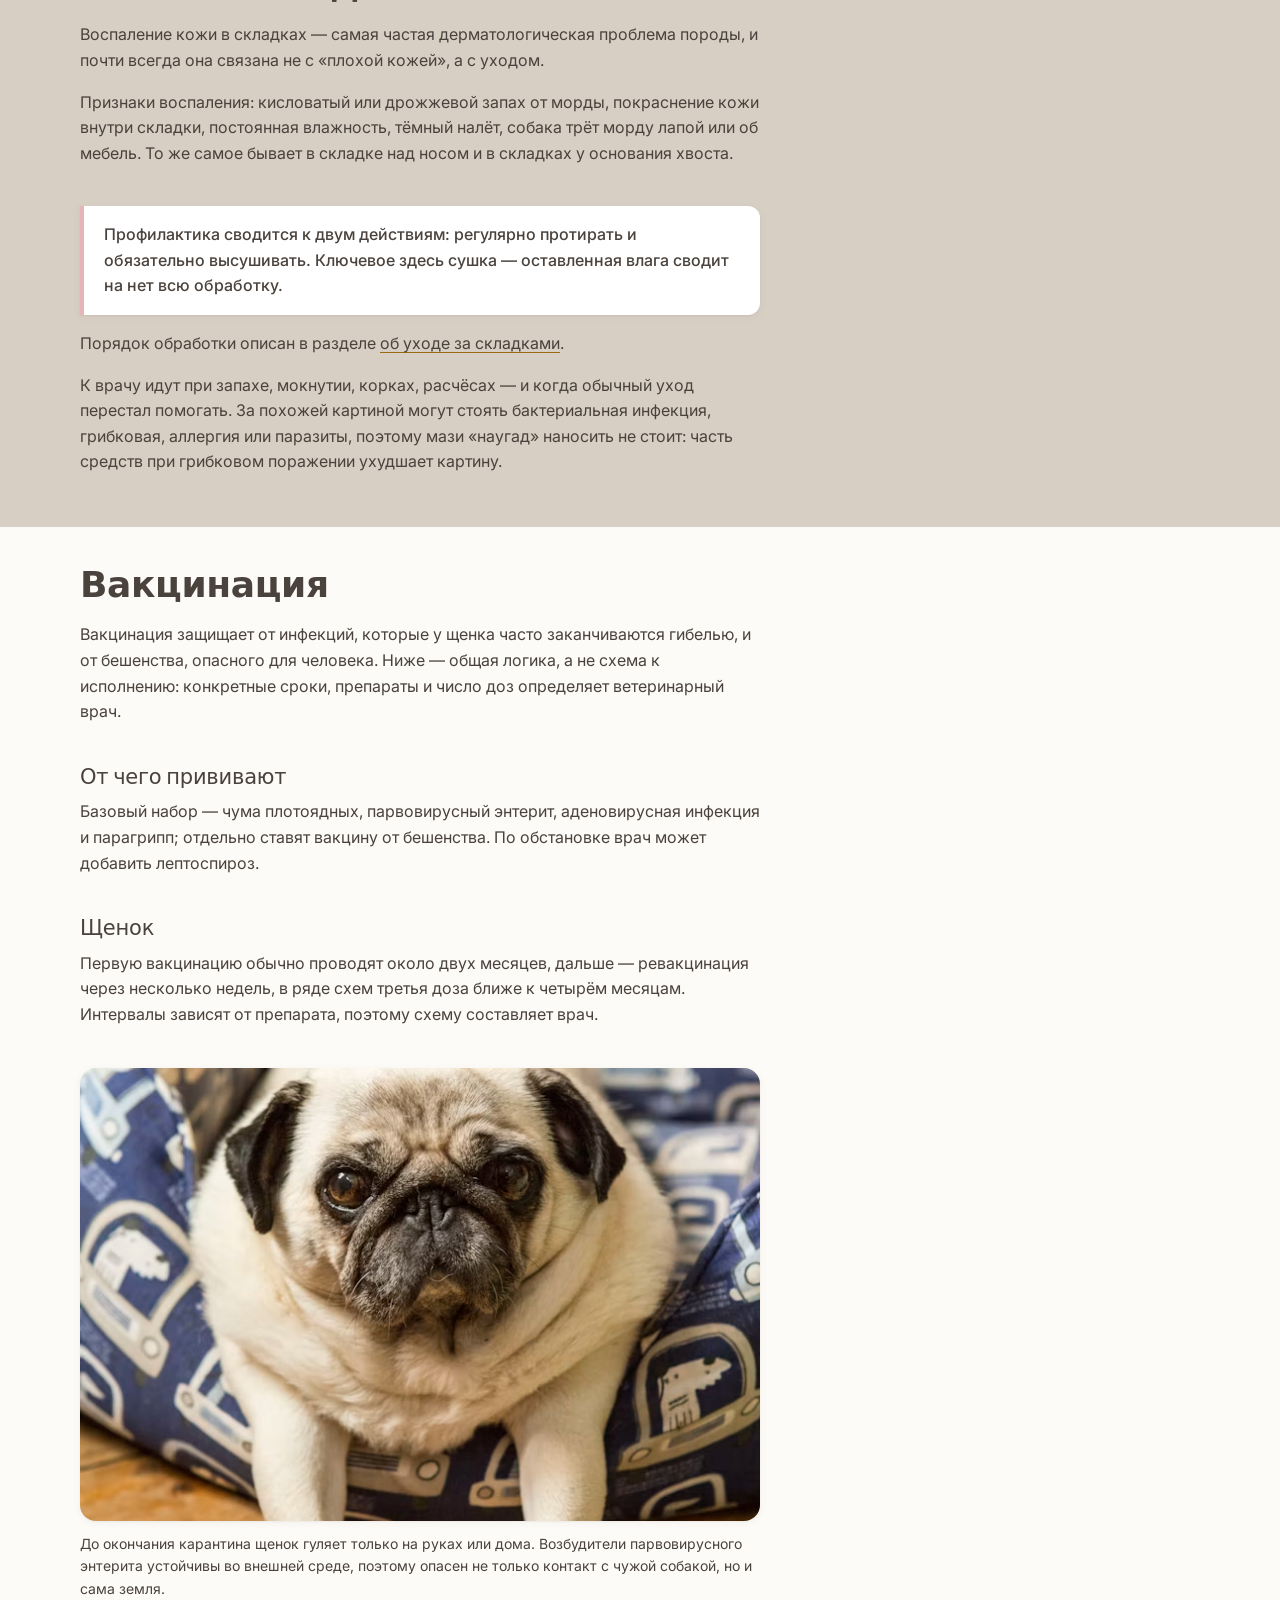
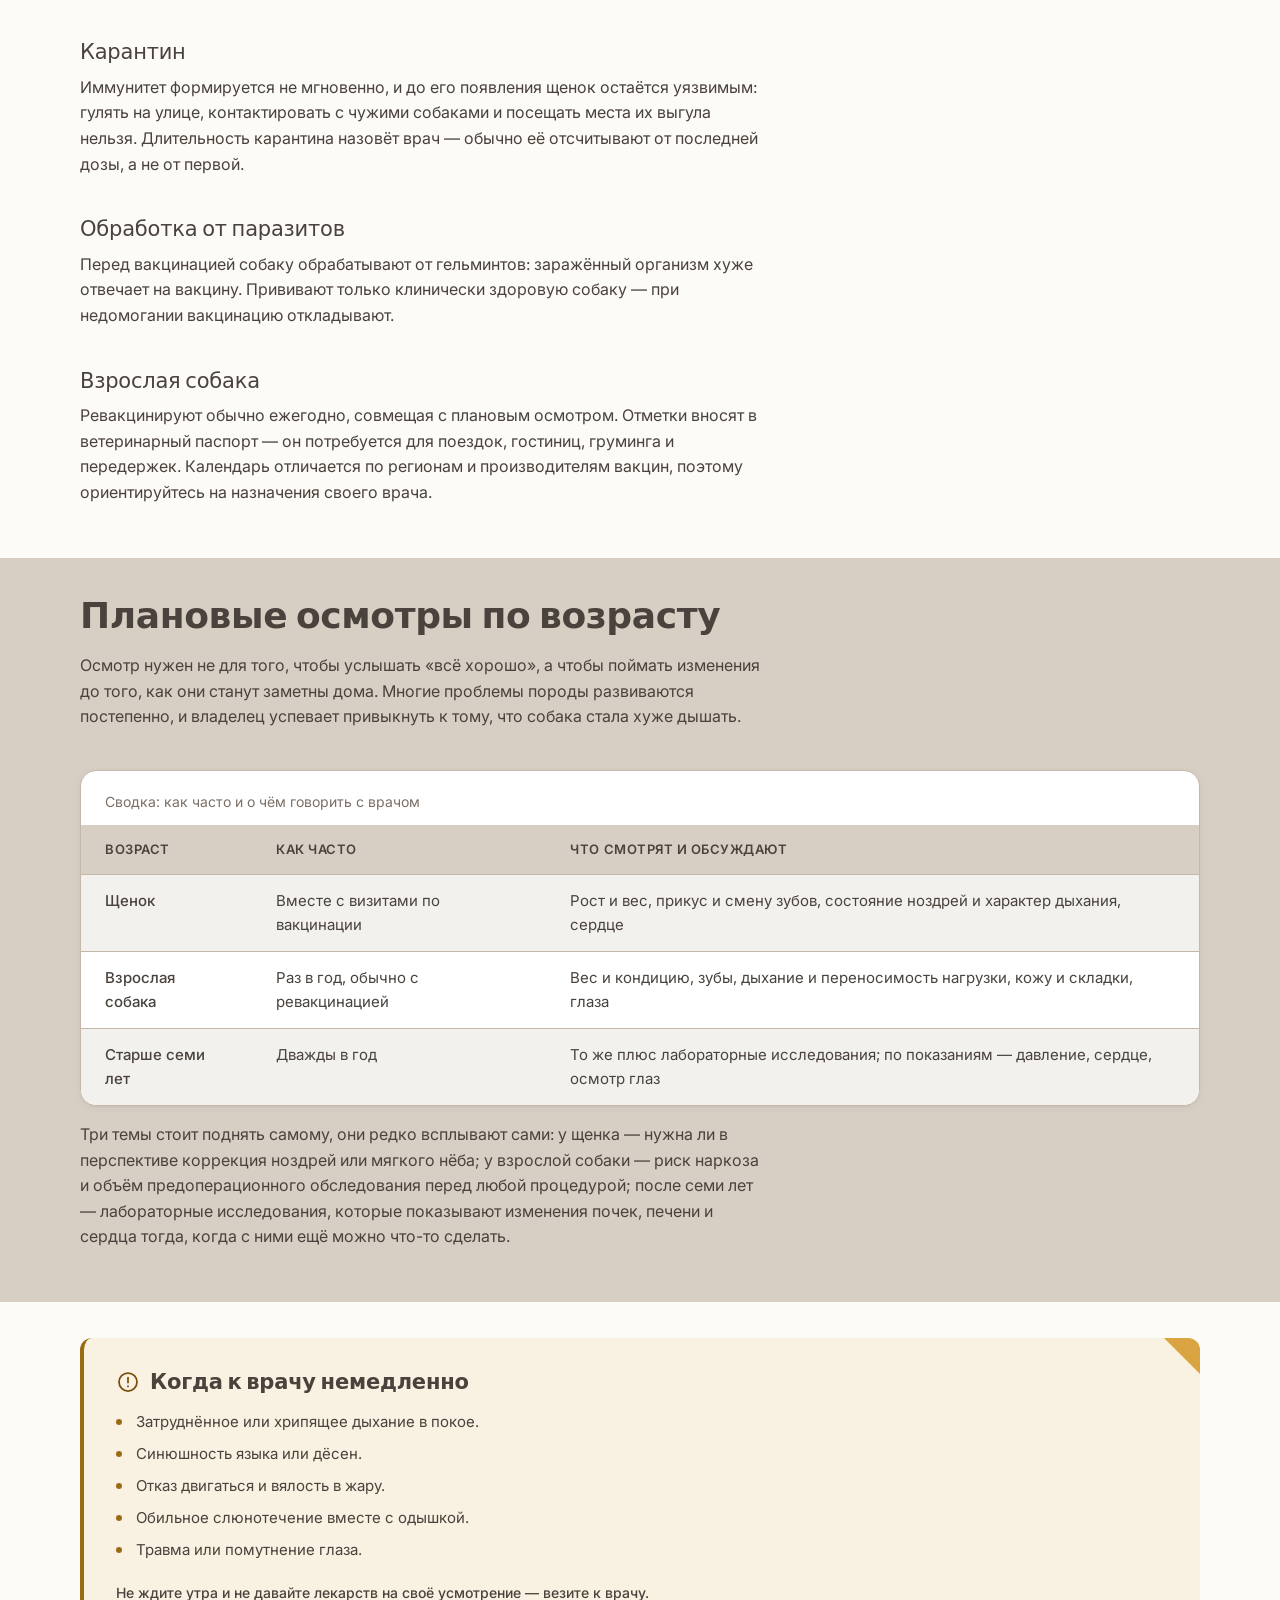
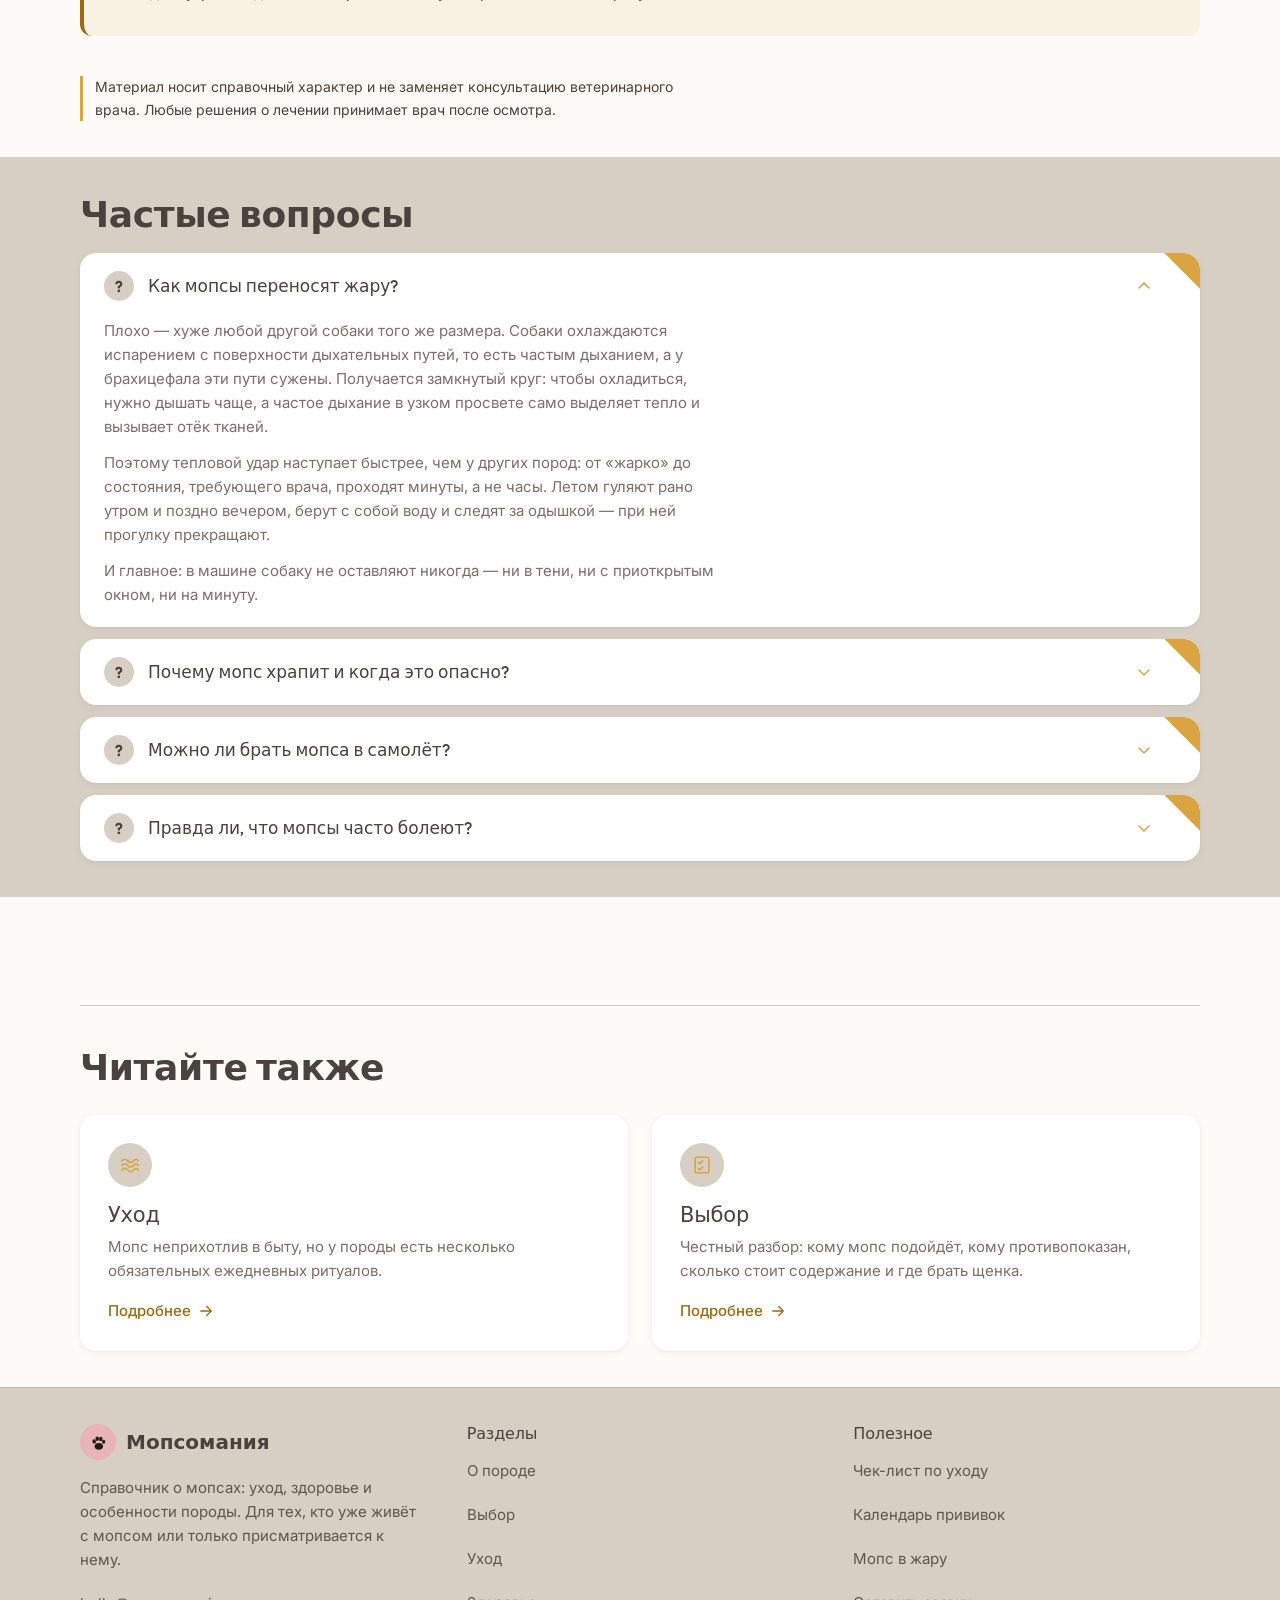
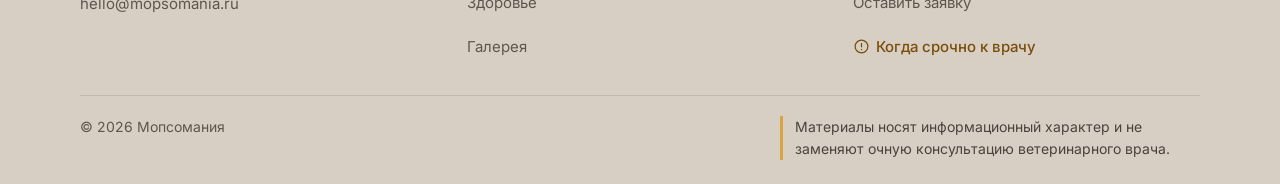
<file: health/index.html>
<!DOCTYPE html>
<html lang="ru">
<head>
  <meta charset="UTF-8">
  <meta name="viewport" content="width=device-width, initial-scale=1.0">
  <title>Здоровье мопса: дыхание, перегрев, глаза, вес — Мопсомания</title>
  <meta name="description" content="Риски породы: брахицефальный синдром, перегрев, глаза, вес и суставы, позвоночник, кожа. Вакцинация, осмотры и когда к врачу немедленно.">

  <!-- Инлайновый favicon: без него браузер стучится за /favicon.ico и ловит 404.
       Та же лапа, что в логотипе, — эмодзи рисовала система, и знак в шапке
       и на вкладке выглядели по-разному. Решётки в цветах экранированы как %23. -->
  <link rel="icon" href="data:image/svg+xml,<svg xmlns='http://www.w3.org/2000/svg' viewBox='0 0 24 24'><circle cx='12' cy='12' r='12' fill='%23E8B4B8'/><g fill='%231F1B19'><ellipse cx='6.5' cy='10.6' rx='2.15' ry='2.75'/><ellipse cx='10.4' cy='7.3' rx='2.25' ry='2.95'/><ellipse cx='14.9' cy='7.5' rx='2.2' ry='2.9'/><ellipse cx='18.5' cy='11' rx='2.05' ry='2.6'/><ellipse cx='12.4' cy='16.8' rx='5.3' ry='4.3'/></g></svg>">

  <!-- Шрифты: Fredoka для заголовков, Inter для текста -->
  <link rel="preconnect" href="https://fonts.googleapis.com">
  <link rel="preconnect" href="https://fonts.gstatic.com" crossorigin>
  <link href="https://fonts.googleapis.com/css2?family=Fredoka:wght@500;600&family=Inter:wght@400;500&display=swap" rel="stylesheet">

  <link rel="stylesheet" href="../style.css">

  <!--
    Тема применяется ДО первой отрисовки, иначе при загрузке будет вспышка
    светлой темы. Класс .js помечает, что скрипты работают: анимации появления
    и мобильная навигация прячут контент только в этом случае, иначе без JS
    страница осталась бы пустой, а на мобильном — ещё и без меню.

    Ключ localStorage с префиксом: на GitHub Pages origin вида логин.github.io
    общий для всех репозиториев владельца, и голое 'theme' столкнулось бы
    с любым соседним проектом на том же домене. Ключ общий для всех страниц.
  -->
  <script>
    (function () {
      var root = document.documentElement;
      root.classList.add('js');
      var theme = 'light';
      try {
        var saved = localStorage.getItem('mopsomania:theme');
        if (saved === 'light' || saved === 'dark') {
          theme = saved;
        } else if (window.matchMedia('(prefers-color-scheme: dark)').matches) {
          theme = 'dark';
        }
      } catch (e) {
        /* localStorage недоступен (приватный режим) — остаётся светлая тема */
      }
      root.setAttribute('data-theme', theme);
    })();
  </script>
</head>
<body data-page="health">
  <a class="skip-link" href="#main">Перейти к основному содержимому</a>

  <!-- Сентинел высотой 40px: пока он в зоне видимости, прокрутка меньше порога -->
  <div id="scroll-sentinel" aria-hidden="true"></div>

  <!-- ============ ШАПКА ============ -->
  <header class="header" id="header" role="banner">
    <div class="container header__inner">
      <a class="logo" href="../">
        <span class="logo__mark" aria-hidden="true">
          <svg class="logo__paw" viewBox="0 0 24 24" aria-hidden="true" focusable="false">
            <ellipse cx="6.5" cy="10.6" rx="2.15" ry="2.75"/>
                    <ellipse cx="10.4" cy="7.3" rx="2.25" ry="2.95"/>
                    <ellipse cx="14.9" cy="7.5" rx="2.2" ry="2.9"/>
                    <ellipse cx="18.5" cy="11" rx="2.05" ry="2.6"/>
                    <ellipse cx="12.4" cy="16.8" rx="5.3" ry="4.3"/>
          </svg>
        </span>
        <span>Мопсомания</span>
      </a>

      <!--
        Связь пункта с разделом держится только на data-nav-link ↔ data-page
        у <body>. href по-прежнему нигде не разбирается: переезд с якорей
        на пути не потребовал правок ни в CSS, ни в логике подсветки.
      -->
      <nav class="nav" id="primary-nav" aria-label="Основная навигация">
        <ul class="nav__list">
          <li><a class="nav__link" href="../about/" data-nav-link="about">О породе</a></li>
          <li><a class="nav__link" href="../choose/" data-nav-link="choose">Выбор</a></li>
          <li><a class="nav__link" href="../care/" data-nav-link="care">Уход</a></li>
          <li><a class="nav__link" href="../health/" data-nav-link="health">Здоровье</a></li>
          <li><a class="nav__link" href="../gallery/" data-nav-link="gallery">Галерея</a></li>
        </ul>
      </nav>

      <div class="header__actions">
        <button class="theme-toggle" id="theme-toggle" type="button" aria-label="Включить тёмную тему" aria-pressed="false">
          <svg class="icon icon--sun" viewBox="0 0 24 24" aria-hidden="true" focusable="false">
            <circle cx="12" cy="12" r="4.5"/>
            <path d="M12 2v2.5M12 19.5V22M2 12h2.5M19.5 12H22M4.9 4.9l1.8 1.8M17.3 17.3l1.8 1.8M19.1 4.9l-1.8 1.8M6.7 17.3l-1.8 1.8"/>
          </svg>
          <svg class="icon icon--moon" viewBox="0 0 24 24" aria-hidden="true" focusable="false">
            <path d="M20 14.5A8.5 8.5 0 0 1 9.5 4a8.5 8.5 0 1 0 10.5 10.5z"/>
          </svg>
        </button>

        <button class="nav-toggle" type="button" data-nav-toggle
                aria-label="Открыть меню" aria-expanded="false" aria-controls="primary-nav">
          <svg class="icon icon--burger" viewBox="0 0 24 24" aria-hidden="true" focusable="false">
            <path d="M4 7h16M4 12h16M4 17h16"/>
          </svg>
          <svg class="icon icon--close" viewBox="0 0 24 24" aria-hidden="true" focusable="false">
            <path d="M6 6l12 12M18 6L6 18"/>
          </svg>
        </button>
      </div>
    </div>
  </header>

  <main id="main">
    <section class="section section--page">
      <div class="container">

        <!-- ============ ХЛЕБНЫЕ КРОШКИ ============ -->
        <nav class="breadcrumbs" aria-label="Хлебные крошки">
          <ol class="breadcrumbs__list">
            <li class="breadcrumbs__item">
              <a class="breadcrumbs__link" href="../">Главная</a>
              <svg class="icon breadcrumbs__sep" viewBox="0 0 24 24" aria-hidden="true" focusable="false">
                <path d="M9 6l6 6-6 6"/>
              </svg>
            </li>
            <li class="breadcrumbs__item">
              <span class="breadcrumbs__current" aria-current="page">Здоровье</span>
            </li>
          </ol>
        </nav>

        <header class="page-head">
          <h1 class="page-head__title reveal">Здоровье</h1>
          <p class="page-head__lead reveal">
            Мопс — брахицефал: у него укороченный череп и суженные дыхательные пути.
            Это определяет почти все риски породы, и знать их нужно до покупки щенка.
          </p>
        </header>

        <!-- ============ КОРОТКО ============
             Ответ за десять секунд: прочитавший только этот блок уже знает
             главное по теме страницы и сам решает, читать ли дальше. -->
        <aside class="brief reveal">
          <h2 class="brief__title">Коротко</h2>
          <ul class="brief__list">
            <li class="brief__item">
              <svg class="brief__paw" viewBox="0 0 24 24" aria-hidden="true" focusable="false">
                <ellipse cx="6.5" cy="10.6" rx="2.15" ry="2.75"/>
                <ellipse cx="10.4" cy="7.3" rx="2.25" ry="2.95"/>
                <ellipse cx="14.9" cy="7.5" rx="2.2" ry="2.9"/>
                <ellipse cx="18.5" cy="11" rx="2.05" ry="2.6"/>
                <ellipse cx="12.4" cy="16.8" rx="5.3" ry="4.3"/>
              </svg>
              <span>Мопс — брахицефал. Почти все риски породы идут от строения черепа, а не от невезения.</span>
            </li>
            <li class="brief__item">
              <svg class="brief__paw" viewBox="0 0 24 24" aria-hidden="true" focusable="false">
                <ellipse cx="6.5" cy="10.6" rx="2.15" ry="2.75"/>
                <ellipse cx="10.4" cy="7.3" rx="2.25" ry="2.95"/>
                <ellipse cx="14.9" cy="7.5" rx="2.2" ry="2.9"/>
                <ellipse cx="18.5" cy="11" rx="2.05" ry="2.6"/>
                <ellipse cx="12.4" cy="16.8" rx="5.3" ry="4.3"/>
              </svg>
              <span>Храп и сопение в покое — симптом, а не милая черта. Это повод показать собаку врачу.</span>
            </li>
            <li class="brief__item">
              <svg class="brief__paw" viewBox="0 0 24 24" aria-hidden="true" focusable="false">
                <ellipse cx="6.5" cy="10.6" rx="2.15" ry="2.75"/>
                <ellipse cx="10.4" cy="7.3" rx="2.25" ry="2.95"/>
                <ellipse cx="14.9" cy="7.5" rx="2.2" ry="2.9"/>
                <ellipse cx="18.5" cy="11" rx="2.05" ry="2.6"/>
                <ellipse cx="12.4" cy="16.8" rx="5.3" ry="4.3"/>
              </svg>
              <span>Перегрев развивается за минуты, а не за часы, и тепловой удар сам не проходит.</span>
            </li>
            <li class="brief__item">
              <svg class="brief__paw" viewBox="0 0 24 24" aria-hidden="true" focusable="false">
                <ellipse cx="6.5" cy="10.6" rx="2.15" ry="2.75"/>
                <ellipse cx="10.4" cy="7.3" rx="2.25" ry="2.95"/>
                <ellipse cx="14.9" cy="7.5" rx="2.2" ry="2.9"/>
                <ellipse cx="18.5" cy="11" rx="2.05" ry="2.6"/>
                <ellipse cx="12.4" cy="16.8" rx="5.3" ry="4.3"/>
              </svg>
              <span>Глаза выпуклые и плохо защищены: царапина роговицы заживает медленно и переходит в язву.</span>
            </li>
            <li class="brief__item">
              <svg class="brief__paw" viewBox="0 0 24 24" aria-hidden="true" focusable="false">
                <ellipse cx="6.5" cy="10.6" rx="2.15" ry="2.75"/>
                <ellipse cx="10.4" cy="7.3" rx="2.25" ry="2.95"/>
                <ellipse cx="14.9" cy="7.5" rx="2.2" ry="2.9"/>
                <ellipse cx="18.5" cy="11" rx="2.05" ry="2.6"/>
                <ellipse cx="12.4" cy="16.8" rx="5.3" ry="4.3"/>
              </svg>
              <span>Лишний вес усиливает и одышку, и нагрузку на спину и суставы. Это главный управляемый фактор.</span>
            </li>
            <li class="brief__item">
              <svg class="brief__paw" viewBox="0 0 24 24" aria-hidden="true" focusable="false">
                <ellipse cx="6.5" cy="10.6" rx="2.15" ry="2.75"/>
                <ellipse cx="10.4" cy="7.3" rx="2.25" ry="2.95"/>
                <ellipse cx="14.9" cy="7.5" rx="2.2" ry="2.9"/>
                <ellipse cx="18.5" cy="11" rx="2.05" ry="2.6"/>
                <ellipse cx="12.4" cy="16.8" rx="5.3" ry="4.3"/>
              </svg>
              <span>Любой наркоз у брахицефала сложнее. Спрашивайте про анестезиолога до записи на процедуру.</span>
            </li>
          </ul>
        </aside>

        <!-- ============ ОГЛАВЛЕНИЕ СТРАНИЦЫ ============
             Блок скрывается сам, если пунктов меньше четырёх. -->
        <nav class="toc reveal" aria-label="Содержание страницы">
          <h2 class="toc__title">На этой странице</h2>
          <ul class="toc__list">
            <li class="toc__item"><a class="toc__link" href="#bas">Брахицефальный синдром</a></li>
            <li class="toc__item"><a class="toc__link" href="#overheating">Перегрев и тепловой удар</a></li>
            <li class="toc__item"><a class="toc__link" href="#eyes">Глаза</a></li>
            <li class="toc__item"><a class="toc__link" href="#weight">Вес и суставы</a></li>
            <li class="toc__item"><a class="toc__link" href="#spine">Позвоночник</a></li>
            <li class="toc__item"><a class="toc__link" href="#skin">Кожа и складки</a></li>
            <li class="toc__item"><a class="toc__link" href="#vaccination">Вакцинация</a></li>
            <li class="toc__item"><a class="toc__link" href="#checkups">Плановые осмотры по возрасту</a></li>
            <li class="toc__item"><a class="toc__link" href="#emergency">Когда к врачу немедленно</a></li>
            <li class="toc__item"><a class="toc__link" href="#faq">Частые вопросы</a></li>
          </ul>
        </nav>

      </div>
    </section>

    <!-- ============ БРАХИЦЕФАЛЬНЫЙ СИНДРОМ ============ -->
    <section class="section">
      <div class="container">
        <h2 id="bas">Брахицефальный синдром</h2>
        <div class="card card--thesis">
          <p class="card__text"><strong>Брахицефальный синдром.</strong> Шумное дыхание, храп и одышка —
              не милая особенность, а симптом. При заметном сопении в покое нужен осмотр врача.</p>
        </div>
        <p>
          Это не болезнь, которую собака подхватила, а следствие строения черепа: лицевые
          кости укорочены, а мягкие ткани — нет. Складывается синдром из суженных ноздрей,
          удлинённого мягкого нёба и суженной трахеи. Со временем добавляются вторичные
          изменения: ткани гортани, годами работающие с повышенным сопротивлением, отекают
          и сужают просвет ещё сильнее.
        </p>
        <p class="note">
          Здоровое дыхание спящей собаки почти не слышно с другого конца комнаты.
          Если мопс шумно дышит лёжа, спит с вытянутой шеей или подкладывает игрушку
          под голову — он компенсирует нехватку просвета.
        </p>
        <p>
          К этим звукам привыкают и перестают их замечать — именно поэтому к врачу попадают
          поздно.
        </p>
        <p>
          При лёгкой степени обходятся контролем веса, режимом нагрузок и защитой от жары.
          При выраженной обсуждают хирургию: расширение ноздрей и укорочение мягкого нёба.
          Оперируют по возможности в молодом возрасте, до вторичных изменений в гортани —
          тогда результат заметно лучше.
        </p>
        <p>
          Отдельно про наркоз: у брахицефала и засыпание, и особенно пробуждение сопряжены
          с риском перекрытия дыхательных путей. Процедуры под наркозом породе не
          противопоказаны, но делают их там, где есть анестезиолог и мониторинг.
          Спрашивайте об этом заранее, до записи на любую плановую процедуру.
        </p>
      </div>
    </section>

    <!-- ============ ПЕРЕГРЕВ И ТЕПЛОВОЙ УДАР ============ -->
    <section class="section section--alt">
      <div class="container">
        <h2 id="overheating">Перегрев и тепловой удар</h2>
        <div class="card card--thesis">
          <p class="card__text"><strong>Перегрев.</strong> Собака охлаждается через дыхание, а у мопса оно
              затруднено. Выше +25 °C прогулки сокращают, а в машине собаку не оставляют никогда.</p>
        </div>
        <p>
          У собак почти нет потовых желёз: тепло они сбрасывают частым дыханием. Мопсу
          приходится прогонять воздух через суженный просвет, работа мышц выделяет тепло,
          а интенсивное дыхание вызывает отёк глотки, который сужает просвет ещё сильнее.
          Поэтому от «жарко» до состояния, требующего врача, проходят не часы, а минуты.
        </p>
        <p>
          Признаки по нарастанию: сначала частое шумное дыхание с широко открытой пастью
          и беспокойство; затем ярко-красные язык и дёсны, густая тягучая слюна, отказ идти
          дальше; дальше — синюшность языка и слизистых, шаткая походка, рвота, потеря
          сознания. Каждый следующий пункт означает, что времени осталось меньше.
        </p>
        <div class="duo">
          <div class="duo__col duo__col--yes">
            <h3 class="duo__title">
              <svg class="icon duo__icon" viewBox="0 0 24 24" aria-hidden="true" focusable="false">
                <path d="M5 12.5l4.5 4.5L19 7.5"/>
              </svg>
              Что делать до врача
            </h3>
            <ul class="list">
              <li>Прекратить движение, перенести собаку в тень и прохладу, обеспечить приток воздуха.</li>
              <li>Предложить воду комнатной температуры. Если собака не пьёт — не вливать насильно.</li>
              <li>Смочить прохладной водой лапы, живот и пах; можно положить собаку на мокрое полотенце.</li>
              <li>Немедленно везти в клинику, продолжая охлаждать по дороге. Позвоните заранее, чтобы там подготовились.</li>
            </ul>
          </div>
          <div class="duo__col duo__col--no">
            <h3 class="duo__title">
              <svg class="icon duo__icon" viewBox="0 0 24 24" aria-hidden="true" focusable="false">
                <path d="M6.5 6.5l11 11M17.5 6.5l-11 11"/>
              </svg>
              Чего делать нельзя
            </h3>
            <ul class="list">
              <li>Обливать ледяной водой и погружать в холодную ванну: резкий холод сужает сосуды кожи, и теплоотдача падает вместо того, чтобы вырасти.</li>
              <li>Накрывать собаку мокрой тканью сверху — так тепло задерживается.</li>
              <li>Ждать улучшения дома. Тепловой удар даёт отсроченные осложнения со стороны почек и свёртывания крови, и они развиваются уже после того, как собака внешне «пришла в себя».</li>
              <li>Давать любые препараты по своему усмотрению.</li>
            </ul>
          </div>
        </div>
      </div>
    </section>

    <!-- ============ ГЛАЗА ============ -->
    <section class="section">
      <div class="container">
        <h2 id="eyes">Глаза</h2>
        <div class="card card--thesis">
          <p class="card__text"><strong>Глаза.</strong> Выпуклые и слабо защищённые. Опасны сухие ветки,
              трава и игры с крупными собаками; покраснение — повод к врачу в тот же день.</p>
        </div>
        <p>
          Глазница мелкая, яблоко выступает вперёд, а веки прикрывают его хуже, чем у пород
          с длинной мордой. Отсюда всё остальное: роговица чаще пересыхает, легче травмируется
          и хуже заживает.
        </p>
        <figure class="figure">
          <img src="../assets/mops/pug-fawn-7.avif" alt="Морда палевого мопса вплотную: выпуклый тёмный глаз и складка над носом" width="880" height="880" loading="lazy">
          <figcaption class="figure__caption">На таком расстоянии видно, насколько мало глаз утоплен в орбиту. Поэтому опасны сухая трава, ветки на уровне морды и игры с крупными собаками.</figcaption>
        </figure>
        <p>
          Состояния, с которыми порода сталкивается чаще других:
        </p>
        <ul class="list">
          <li><strong>Язва роговицы.</strong> Начинается с царапины — от ветки, травы,
            когтя или детского пальца. У брахицефалов заживает медленно и может углубляться.</li>
          <li><strong>Пролапс железы третьего века.</strong> В углу глаза появляется
            округлое розовое образование. Состояние не болезненное, но требует лечения:
            железа участвует в выработке слёзной жидкости.</li>
          <li><strong>Сухой кератоконъюнктивит.</strong> Слёзной жидкости вырабатывается
            мало, глаз выглядит тусклым, появляется вязкое отделяемое.</li>
          <li><strong>Пигментозный кератит.</strong> На роговице постепенно откладывается
            тёмный пигмент, сужая поле зрения. Развивается годами и связан
            с хроническим раздражением.</li>
        </ul>
        <p>
          Признаки, при которых нужен приём в тот же день: собака щурится или держит глаз
          закрытым, глаз слезится, покраснел, помутнел, изменил форму или размер, появилось
          отделяемое, собака трёт морду лапой или об мебель. Отдельно — любая мутная точка
          или пятно на роговице.
        </p>
        <p>
          До приёма не капайте ничего «на всякий случай»: часть глазных капель при язве
          роговицы противопоказана. Наденьте защитный воротник, если он есть.
        </p>
        <p>
          Крайний случай — выпадение глазного яблока из орбиты при травме или сдавливании шеи.
          Вправлять самостоятельно нельзя: накрыть чистой тканью, смоченной физраствором
          или водой, не давать тереть морду и немедленно везти в клинику.
        </p>
      </div>
    </section>

    <!-- ============ ВЕС И СУСТАВЫ ============ -->
    <section class="section section--alt">
      <div class="container">
        <h2 id="weight">Вес и суставы</h2>
        <div class="card card--thesis">
          <p class="card__text"><strong>Лишний вес.</strong> Мопсы легко полнеют, а каждый лишний килограмм
              усиливает нагрузку на дыхание и суставы. Порции взвешивают, лакомства считают.</p>
        </div>
        <p>
          Для мопса лишний вес — не косметическая проблема. Жир откладывается в том числе
          в области шеи и грудной клетки, механически ухудшая и без того затруднённое дыхание.
          Одновременно растёт нагрузка на связки и суставы короткого тяжёлого корпуса,
          а вместе с ней — вероятность проблем с коленными чашечками и спиной. Собака
          с избытком веса хуже переносит жару и тяжелее выходит из наркоза.
        </p>
        <p>
          Диапазон нормы у породы широкий, поэтому вес оценивают руками, а не весами:
        </p>
        <div class="table-wrap" tabindex="0" role="region"
             aria-label="Таблица оценки кондиции, прокручивается по горизонтали">
          <table class="care-table care-table--mark2">
            <caption>Как оценить кондицию руками и глазами</caption>
            <thead>
              <tr>
                <th scope="col">Что проверяем</th>
                <th scope="col">Норма</th>
                <th scope="col">Избыточный вес</th>
              </tr>
            </thead>
            <tbody>
              <tr>
                <th scope="row">Рёбра</th>
                <td>Прощупываются под кожей при лёгком нажатии, но визуально не выпирают</td>
                <td>Прощупываются только с нажимом или не прощупываются вовсе</td>
              </tr>
              <tr>
                <th scope="row">Талия, вид сверху</th>
                <td>За рёбрами читается заметный переход — силуэт напоминает песочные часы</td>
                <td>Перехода нет, силуэт ровный по всей длине</td>
              </tr>
              <tr>
                <th scope="row">Линия живота, в профиль</th>
                <td>Поднимается от груди к паху</td>
                <td>Идёт параллельно полу или провисает</td>
              </tr>
            </tbody>
          </table>
        </div>
        <p>
          Если ни один из признаков нормы не различим, вес избыточен — даже когда цифра
          на весах кажется приемлемой.
        </p>
        <p>
          Диету назначает врач: резкое ограничение корма плохо переносится, а за набором веса
          иногда стоит не переедание, а эндокринное нарушение — например, снижение функции
          щитовидной железы, при котором диета без лечения результата не даст. Поэтому первый
          шаг — осмотр, а не самостоятельное урезание порции.
        </p>
      </div>
    </section>

    <!-- ============ ПОЗВОНОЧНИК ============ -->
    <section class="section">
      <div class="container">
        <h2 id="spine">Позвоночник</h2>
        <div class="card card--thesis">
          <p class="card__text"><strong>Позвоночник.</strong> Из-за строения позвонков нежелательны прыжки
              с высоты — с дивана и из машины собаку лучше снимать на руках.</p>
        </div>
        <p>
          У пород с закрученным хвостом встречаются позвонки неправильной, клиновидной формы.
          Один такой позвонок обычно не мешает и находится случайно на снимке, но при их
          количестве позвоночник деформируется и может сдавливать спинной мозг. Отсюда общее
          правило породы: ударные нагрузки на спину нежелательны, даже если собака выглядит
          здоровой.
        </p>
        <p>
          На практике — не разрешать прыжки с дивана, кровати, из машины и с рук, не поощрять
          стойку на задних лапах, ограничивать длинные лестницы. Для щенка правило строже,
          чем для взрослой собаки: связки ещё мягкие.
        </p>
        <p>
          Признаки боли в спине: собака перестаёт запрыгивать туда, куда раньше забиралась,
          горбится, идёт скованно и мелкими шагами, вскрикивает, когда её берут на руки
          или трогают спину, не даёт себя гладить вдоль позвоночника. Слабость, шаткость
          или подволакивание задних лап — тревожный признак, требующий приёма без отлагательств.
        </p>
        <h3>Если задние лапы отказали</h3>
        <p>
          Это неотложное состояние: при сдавливании спинного мозга счёт идёт на часы,
          и от скорости зависит прогноз.
        </p>
        <div class="duo">
          <div class="duo__col duo__col--yes">
            <h3 class="duo__title">
              <svg class="icon duo__icon" viewBox="0 0 24 24" aria-hidden="true" focusable="false">
                <path d="M5 12.5l4.5 4.5L19 7.5"/>
              </svg>
              Что делать
            </h3>
            <ul class="list">
              <li>Ограничить подвижность: не давать собаке ходить и пытаться встать.</li>
              <li>Переносить на жёсткой ровной поверхности — на доске или в переноске, — поддерживая корпус целиком.</li>
              <li>Немедленно везти в клинику и позвонить туда заранее.</li>
            </ul>
          </div>
          <div class="duo__col duo__col--no">
            <h3 class="duo__title">
              <svg class="icon duo__icon" viewBox="0 0 24 24" aria-hidden="true" focusable="false">
                <path d="M6.5 6.5l11 11M17.5 6.5l-11 11"/>
              </svg>
              Чего нельзя
            </h3>
            <ul class="list">
              <li>Разминать и массировать спину.</li>
              <li>«Разрабатывать» лапы и заставлять собаку двигаться.</li>
              <li>Давать человеческие обезболивающие: многие из них токсичны для собак, а снятая боль вдобавок маскирует картину и мешает врачу оценить состояние.</li>
            </ul>
          </div>
        </div>
      </div>
    </section>

    <!-- ============ КОЖА И СКЛАДКИ ============ -->
    <section class="section section--alt">
      <div class="container">
        <h2 id="skin">Кожа и складки</h2>
        <p>
          Воспаление кожи в складках — самая частая дерматологическая проблема породы,
          и почти всегда она связана не с «плохой кожей», а с уходом.
        </p>
        <p>
          Признаки воспаления: кисловатый или дрожжевой запах от морды, покраснение кожи
          внутри складки, постоянная влажность, тёмный налёт, собака трёт морду лапой
          или об мебель. То же самое бывает в складке над носом и в складках у основания хвоста.
        </p>
        <p class="note">
          Профилактика сводится к двум действиям: регулярно протирать и обязательно
          высушивать. Ключевое здесь сушка — оставленная влага сводит на нет всю обработку.
        </p>
        <p>
          Порядок обработки описан в разделе <a class="link" href="../care/#folds">об уходе
          за складками</a>.
        </p>
        <p>
          К врачу идут при запахе, мокнутии, корках, расчёсах — и когда обычный уход перестал
          помогать. За похожей картиной могут стоять бактериальная инфекция, грибковая,
          аллергия или паразиты, поэтому мази «наугад» наносить не стоит: часть средств
          при грибковом поражении ухудшает картину.
        </p>
      </div>
    </section>

    <!-- ============ ВАКЦИНАЦИЯ ============ -->
    <section class="section">
      <div class="container">
        <h2 id="vaccination">Вакцинация</h2>
        <p>
          Вакцинация защищает от инфекций, которые у щенка часто заканчиваются гибелью,
          и от бешенства, опасного для человека. Ниже — общая логика, а не схема к исполнению:
          конкретные сроки, препараты и число доз определяет ветеринарный врач.
        </p>
        <h3>От чего прививают</h3>
        <p>
          Базовый набор — чума плотоядных, парвовирусный энтерит, аденовирусная инфекция
          и парагрипп; отдельно ставят вакцину от бешенства. По обстановке врач может
          добавить лептоспироз.
        </p>
        <h3>Щенок</h3>
        <p>
          Первую вакцинацию обычно проводят около двух месяцев, дальше — ревакцинация через
          несколько недель, в ряде схем третья доза ближе к четырём месяцам. Интервалы зависят
          от препарата, поэтому схему составляет врач.
        </p>
        <figure class="figure">
          <img src="../assets/mops/pug-fawn-6.avif" alt="Палевый мопс стоит передними лапами в синей лежанке на деревянном полу" width="687" height="1031" loading="lazy">
          <figcaption class="figure__caption">До окончания карантина щенок гуляет только на руках или дома. Возбудители парвовирусного энтерита устойчивы во внешней среде, поэтому опасен не только контакт с чужой собакой, но и сама земля.</figcaption>
        </figure>
        <h3>Карантин</h3>
        <p>
          Иммунитет формируется не мгновенно, и до его появления щенок остаётся уязвимым:
          гулять на улице, контактировать с чужими собаками и посещать места их выгула
          нельзя. Длительность карантина назовёт врач — обычно её отсчитывают от последней
          дозы, а не от первой.
        </p>
        <h3>Обработка от паразитов</h3>
        <p>
          Перед вакцинацией собаку обрабатывают от гельминтов: заражённый организм хуже
          отвечает на вакцину. Прививают только клинически здоровую собаку — при недомогании
          вакцинацию откладывают.
        </p>
        <h3>Взрослая собака</h3>
        <p>
          Ревакцинируют обычно ежегодно, совмещая с плановым осмотром. Отметки вносят
          в ветеринарный паспорт — он потребуется для поездок, гостиниц, груминга
          и передержек. Календарь отличается по регионам и производителям вакцин,
          поэтому ориентируйтесь на назначения своего врача.
        </p>
      </div>
    </section>

    <!-- ============ ПЛАНОВЫЕ ОСМОТРЫ ПО ВОЗРАСТУ ============ -->
    <section class="section section--alt">
      <div class="container">
        <h2 id="checkups">Плановые осмотры по возрасту</h2>
        <p>
          Осмотр нужен не для того, чтобы услышать «всё хорошо», а чтобы поймать изменения
          до того, как они станут заметны дома. Многие проблемы породы развиваются постепенно,
          и владелец успевает привыкнуть к тому, что собака стала хуже дышать.
        </p>
        <div class="table-wrap" tabindex="0" role="region"
             aria-label="Таблица осмотров по возрасту, прокручивается по горизонтали">
          <table class="care-table">
            <caption>Сводка: как часто и о чём говорить с врачом</caption>
            <thead>
              <tr>
                <th scope="col">Возраст</th>
                <th scope="col">Как часто</th>
                <th scope="col">Что смотрят и обсуждают</th>
              </tr>
            </thead>
            <tbody>
              <tr>
                <th scope="row">Щенок</th>
                <td>Вместе с визитами по вакцинации</td>
                <td>Рост и вес, прикус и смену зубов, состояние ноздрей и характер дыхания, сердце</td>
              </tr>
              <tr>
                <th scope="row">Взрослая собака</th>
                <td>Раз в год, обычно с ревакцинацией</td>
                <td>Вес и кондицию, зубы, дыхание и переносимость нагрузки, кожу и складки, глаза</td>
              </tr>
              <tr>
                <th scope="row">Старше семи лет</th>
                <td>Дважды в год</td>
                <td>То же плюс лабораторные исследования; по показаниям — давление, сердце, осмотр глаз</td>
              </tr>
            </tbody>
          </table>
        </div>
        <p>
          Три темы стоит поднять самому, они редко всплывают сами: у щенка — нужна ли
          в перспективе коррекция ноздрей или мягкого нёба; у взрослой собаки — риск наркоза
          и объём предоперационного обследования перед любой процедурой; после семи лет —
          лабораторные исследования, которые показывают изменения почек, печени и сердца
          тогда, когда с ними ещё можно что-то сделать.
        </p>
      </div>
    </section>

    <!-- ============ КОГДА К ВРАЧУ НЕМЕДЛЕННО ============ -->
    <section class="section">
      <div class="container">
        <!--
          Подраздел, а не пункт меню: на него ведёт ссылка «Когда срочно к врачу»
          из подвала. В scrollspy он намеренно не участвует.
        -->
        <div class="emergency reveal" id="emergency">
          <h2 class="emergency__title">
            <svg class="icon emergency__icon" viewBox="0 0 24 24" aria-hidden="true" focusable="false">
              <circle cx="12" cy="12" r="9"/>
              <path d="M12 7.5v5M12 16v.5"/>
            </svg>
            Когда к врачу немедленно
          </h2>
          <ul class="emergency__list">
            <li>Затруднённое или хрипящее дыхание в покое.</li>
            <li>Синюшность языка или дёсен.</li>
            <li>Отказ двигаться и вялость в жару.</li>
            <li>Обильное слюнотечение вместе с одышкой.</li>
            <li>Травма или помутнение глаза.</li>
          </ul>
          <p class="emergency__note">Не ждите утра и не давайте лекарств на своё усмотрение — везите к врачу.</p>
        </div>

        <p class="disclaimer">
          Материал носит справочный характер и не заменяет консультацию
          ветеринарного врача. Любые решения о лечении принимает врач после осмотра.
        </p>
      </div>
    </section>

    <!-- ============ ЧАСТЫЕ ВОПРОСЫ ============ -->
    <section class="section section--alt">
      <div class="container">
        <h2 id="faq">Частые вопросы</h2>
        <div class="faq">
          <details class="faq__item" open>
            <summary class="faq__question">
              Как мопсы переносят жару?
              <svg class="icon faq__chevron" viewBox="0 0 24 24" aria-hidden="true" focusable="false">
                <path d="M6 9.5l6 6 6-6"/>
              </svg>
            </summary>
            <div class="faq__body">
              <div class="faq__body-inner">
                <p>
                  Плохо — хуже любой другой собаки того же размера. Собаки охлаждаются испарением
                  с поверхности дыхательных путей, то есть частым дыханием, а у брахицефала эти пути
                  сужены. Получается замкнутый круг: чтобы охладиться, нужно дышать чаще, а частое
                  дыхание в узком просвете само выделяет тепло и вызывает отёк тканей.
                </p>
                <p>
                  Поэтому тепловой удар наступает быстрее, чем у других пород: от «жарко» до состояния,
                  требующего врача, проходят минуты, а не часы. Летом гуляют рано утром и поздно вечером,
                  берут с собой воду и следят за одышкой — при ней прогулку прекращают.
                </p>
                <p>
                  И главное: в машине собаку не оставляют никогда — ни в тени, ни с приоткрытым окном,
                  ни на минуту.
                </p>
              </div>
            </div>
          </details>

          <details class="faq__item" open>
            <summary class="faq__question">
              Почему мопс храпит и когда это опасно?
              <svg class="icon faq__chevron" viewBox="0 0 24 24" aria-hidden="true" focusable="false">
                <path d="M6 9.5l6 6 6-6"/>
              </svg>
            </summary>
            <div class="faq__body">
              <div class="faq__body-inner">
                <p>
                  Храп у мопса — следствие строения черепа: мягкое нёбо длиннее, чем нужно, и в расслабленном
                  состоянии оно частично перекрывает просвет глотки. Полностью бесшумным дыхание
                  у породы бывает редко, но и считать храп нормой не стоит: это симптом, а не черта
                  характера.
                </p>
                <p>
                  Насторожить должно шумное дыхание не во сне, а в покое; сон с вытянутой шеей или
                  с приподнятой на что-нибудь головой; одышка после небольшой нагрузки, которая
                  не проходит за пару минут отдыха. Отдельно опасны эпизоды, когда собака во сне
                  будто задыхается и просыпается.
                </p>
                <p>
                  С этим идут к врачу. Тяжесть оценивают по осмотру и переносимости нагрузки; при
                  выраженной степени обсуждают операцию, и делают её лучше в молодом возрасте — до того,
                  как разовьются вторичные изменения в гортани.
                </p>
              </div>
            </div>
          </details>

          <details class="faq__item" open>
            <summary class="faq__question">
              Можно ли брать мопса в самолёт?
              <svg class="icon faq__chevron" viewBox="0 0 24 24" aria-hidden="true" focusable="false">
                <path d="M6 9.5l6 6 6-6"/>
              </svg>
            </summary>
            <div class="faq__body">
              <div class="faq__body-inner">
                <p>
                  Часто нет. Многие авиакомпании прямо отказываются перевозить брахицефалов — и в багажном
                  отделении, и в салоне. Причина не в перестраховке: стресс, духота и перепад давления
                  у собак с суженными дыхательными путями приводили к гибели, и перевозчики закрыли
                  эту категорию.
                </p>
                <p>
                  У части авиакомпаний запрет сезонный — на тёплые месяцы, у части полный и круглогодичный.
                  Правила отличаются у каждого перевозчика и меняются, поэтому выяснять нужно заранее
                  и у конкретной авиакомпании, а не по общему списку в интернете.
                </p>
                <p>
                  Если поездки с собакой предполагаются регулярно, закладывайте это в решение о породе
                  до покупки щенка, а не после. Наземный транспорт для мопса тоже требует подготовки,
                  но там ограничений заметно меньше.
                </p>
              </div>
            </div>
          </details>

          <details class="faq__item" open>
            <summary class="faq__question">
              Правда ли, что мопсы часто болеют?
              <svg class="icon faq__chevron" viewBox="0 0 24 24" aria-hidden="true" focusable="false">
                <path d="M6 9.5l6 6 6-6"/>
              </svg>
            </summary>
            <div class="faq__body">
              <div class="faq__body-inner">
                <p>
                  Мопс не болезненная собака в бытовом смысле: он не хватает простуду от сквозняка
                  и не разваливается от каждой прогулки. Но у породы есть набор рисков, заданных
                  анатомией, и они реализуются чаще, чем у собак с длинной мордой: дыхание, перегрев,
                  глаза, кожа в складках, вес и спина.
                </p>
                <p>
                  Большая часть этого управляема. Вес держат в норме, летом меняют режим, складки
                  обслуживают, спину берегут, а дыхание разбирают с врачом, не дожидаясь тяжёлой степени.
                  Собака, у которой всё это делают, живёт свои 12–15 лет без драм.
                </p>
                <p>
                  Что действительно отличает породу — стоимость и сложность любой процедуры под наркозом.
                  Поэтому честный ответ такой: болеют не чаще, но дороже и предсказуемее. Список рисков
                  стоит прочитать до покупки щенка, а не после.
                </p>
              </div>
            </div>
          </details>
        </div>
      </div>
    </section>

    <section class="section">
      <div class="container">
        <!-- ============ ЧИТАЙТЕ ТАКЖЕ ============ -->
        <section class="related">
          <h2 class="related__title reveal">Читайте также</h2>
          <div class="teasers teasers--related" data-stagger>
          <article class="teaser reveal">
            <span class="teaser__icon" aria-hidden="true">
              <svg class="icon" viewBox="0 0 24 24" focusable="false">
                <path d="M3 7.5c2-2.4 4.5-2.4 6.5 0s4.5 2.4 6.5 0 4-1.6 5 0M3 12.5c2-2.4 4.5-2.4 6.5 0s4.5 2.4 6.5 0 4-1.6 5 0M3 17.5c2-2.4 4.5-2.4 6.5 0s4.5 2.4 6.5 0 4-1.6 5 0"/>
              </svg>
            </span>
            <h3 class="teaser__title">
              <a class="teaser__link" href="../care/">Уход</a>
            </h3>
            <p class="teaser__text">Мопс неприхотлив в быту, но у породы есть несколько обязательных ежедневных ритуалов.</p>
            <span class="teaser__more" aria-hidden="true">
              Подробнее
              <svg class="icon teaser__arrow" viewBox="0 0 24 24" focusable="false">
                <path d="M5 12h13M13 6l6 6-6 6"/>
              </svg>
            </span>
          </article>
          <article class="teaser reveal">
            <span class="teaser__icon" aria-hidden="true">
              <svg class="icon" viewBox="0 0 24 24" focusable="false">
                <rect x="4.5" y="3.5" width="15" height="17" rx="2"/>
                <path d="M8 9.2l1.6 1.6 3.2-3.4M8 15.7l1.6 1.6 3.2-3.4"/>
              </svg>
            </span>
            <h3 class="teaser__title">
              <a class="teaser__link" href="../choose/">Выбор</a>
            </h3>
            <p class="teaser__text">Честный разбор: кому мопс подойдёт, кому противопоказан, сколько стоит содержание и где брать щенка.</p>
            <span class="teaser__more" aria-hidden="true">
              Подробнее
              <svg class="icon teaser__arrow" viewBox="0 0 24 24" focusable="false">
                <path d="M5 12h13M13 6l6 6-6 6"/>
              </svg>
            </span>
          </article>
          </div>
        </section>
      </div>
    </section>
  </main>

  <!-- ============ ФУТЕР ============ -->
  <footer class="footer" role="contentinfo" data-reveal>
    <div class="container">
      <div class="footer__grid" data-stagger>

        <!-- Колонка 1: о проекте. На мобильных не сворачивается -->
        <div class="footer__col reveal">
          <a class="logo" href="../">
            <span class="logo__mark" aria-hidden="true">
              <svg class="logo__paw" viewBox="0 0 24 24" aria-hidden="true" focusable="false">
                <ellipse cx="6.5" cy="10.6" rx="2.15" ry="2.75"/>
                        <ellipse cx="10.4" cy="7.3" rx="2.25" ry="2.95"/>
                        <ellipse cx="14.9" cy="7.5" rx="2.2" ry="2.9"/>
                        <ellipse cx="18.5" cy="11" rx="2.05" ry="2.6"/>
                        <ellipse cx="12.4" cy="16.8" rx="5.3" ry="4.3"/>
              </svg>
            </span>
            <span>Мопсомания</span>
          </a>
          <p class="footer__text">
            Справочник о мопсах: уход, здоровье и особенности породы. Для тех, кто уже живёт
            с мопсом или только присматривается к нему.
          </p>
          <p class="footer__contact">
            <a class="footer__link" href="mailto:hello@mopsomania.ru">hello@mopsomania.ru</a>
          </p>
        </div>

        <!--
          Колонки 2 и 3: до 768px это нативный аккордеон, выше — обычные заголовки.
          open стоит в разметке, а не ставится из JS: без скриптов колонки должны
          быть раскрыты, иначе девять ссылок подвала недостижимы. Сворачивает их
          на мобильном initFooterAccordion().
        -->
        <details class="footer__col footer__group reveal" data-footer-accordion open>
          <summary class="footer__summary">
            <h3 class="footer__title">Разделы</h3>
            <svg class="icon footer__chevron" viewBox="0 0 24 24" aria-hidden="true" focusable="false">
              <path d="M6 9.5l6 6 6-6"/>
            </svg>
          </summary>
          <ul class="footer__list">
            <li><a class="footer__link" href="../about/" data-nav-link="about">О породе</a></li>
            <li><a class="footer__link" href="../choose/" data-nav-link="choose">Выбор</a></li>
            <li><a class="footer__link" href="../care/" data-nav-link="care">Уход</a></li>
            <li><a class="footer__link" href="../health/" data-nav-link="health">Здоровье</a></li>
            <li><a class="footer__link" href="../gallery/" data-nav-link="gallery">Галерея</a></li>
          </ul>
        </details>

        <details class="footer__col footer__group footer__col--wide reveal" data-footer-accordion open>
          <summary class="footer__summary">
            <h3 class="footer__title">Полезное</h3>
            <svg class="icon footer__chevron" viewBox="0 0 24 24" aria-hidden="true" focusable="false">
              <path d="M6 9.5l6 6 6-6"/>
            </svg>
          </summary>
          <ul class="footer__list">
            <li><a class="footer__link" href="../care/#checklist">Чек-лист по уходу</a></li>
            <li><a class="footer__link" href="../health/#vaccination">Календарь прививок</a></li>
            <li><a class="footer__link" href="../care/#heat">Мопс в жару</a></li>
            <li><a class="footer__link" href="../#contact">Оставить заявку</a></li>
            <li>
              <a class="footer__link footer__link--urgent" href="../health/#emergency">
                <svg class="icon footer__urgent-icon" viewBox="0 0 24 24" aria-hidden="true" focusable="false">
                  <circle cx="12" cy="12" r="9"/>
                  <path d="M12 7.5v5M12 16v.5"/>
                </svg>
                Когда срочно к врачу
              </a>
            </li>
          </ul>
        </details>

      </div>

      <div class="footer__bottom">
        <p class="footer__copy">© 2026 Мопсомания</p>
        <p class="footer__disclaimer">
          Материалы носят информационный характер и не заменяют очную консультацию
          ветеринарного врача.
        </p>
      </div>
    </div>
  </footer>

  <script src="../script.js"></script>
</body>
</html>
</file>
<file: style.css>
/* =========================================================
   1. ТОКЕНЫ: цвета, радиусы, тени, тайминги
   ========================================================= */

:root {
  /* Светлая тема */
  --bg: #FDFBF7;
  --surface: #FFFFFF;
  --text: #4A423C;
  /* #8A7F76 давал лишь 3.8–3.9:1 на --bg и --surface; #7B6F66 — 4.72 и 4.88:1 */
  --text-muted: #7B6F66;
  --accent: #E8B4B8;
  --accent-2: #D9A441;
  --neutral: #D8CFC4;

  /* Смысловой горчичный. --accent-2 даёт лишь 2.18:1 на --bg и 2.25:1 на --surface —
     этого мало там, где цвет НЕСЁТ СОСТОЯНИЕ: активный пункт меню, его подчёркивание,
     наведение на ссылки подвала. #9A6B12 даёт 4.53:1 и 4.68:1, проходит AA.
     Декоративные иконки (.card__icon, .callout__icon, полоса дисклеймера,
     .footer__link--urgent) намеренно остаются на --accent-2: их вид не меняется. */
  --accent-2-strong: #9A6B12;

  /* Доля горчичного в заливке блока #emergency. В тёмной теме больше:
     на светлом фоне 12% уже читаются, на тёмном тот же процент теряется. */
  --emergency-tint: 12%;

  /* Фон нечётных строк таблиц. Замешивается из разных токенов по темам,
     потому что палитры сжаты в разных концах шкалы: в светлой --bg и
     --surface отличаются на пару единиц (полоса из них даёт 1.02:1 —
     невидима), зато --neutral даёт заметный шаг; в тёмной наоборот —
     --neutral почти сливается с --surface, а --bg даёт 1.12:1.
     Обе темы выведены на одну воспринимаемую разницу ~1.12. */
  --zebra: color-mix(in srgb, var(--neutral) 30%, var(--surface));

  /* Цвет текста на заливке акцентом.
     Переиспользует тёмный тон палитры (#1F1B19): на --accent даёт ~9:1,
     на --accent-2 при hover ~7.6:1 — обе темы проходят AA с запасом. */
  --on-accent: #1F1B19;

  /* Текст и кнопка на затемнении лайтбокса. Затемнение тёмное в ОБЕИХ
     темах (--on-accent под 80%), поэтому --text сюда не годится: в светлой
     теме он тёмный и лёг бы на тёмное. Значение одно на все темы, как
     у --on-accent, и это светлый тон палитры — --text тёмной темы.
     На затемнении поверх --bg даёт 6.8:1, поверх --surface — те же 6.8:1. */
  --on-scrim: #F0E8E0;

  /* Ссылки подвала. Фон футера здесь --neutral (#D8CFC4), он тёмный,
     поэтому текст нужен темнее предложенного #6B6058: тот даёт лишь 3.97:1.
     #5F554D — 4.72:1, проходит AA. */
  --footer-link: #5F554D;

  /* Наведение: раньше здесь стоял --accent-2 и давал 1.46:1 на фоне подвала.
     Теперь смысловой горчичный — 3.04:1 на --neutral (см. заметку в отчёте:
     на этом фоне даже он не добирает до 4.5:1, подчёркивание и сдвиг
     по-прежнему несут часть нагрузки) */
  --footer-link-hover: var(--accent-2-strong);

  /* Подвал залит --neutral, и граница того же цвета была невидима.
     Оттенок темнее — разделители снова читаются. */
  --footer-border: #C4B8AA;

  /* Ссылка на неотложное состояние. Тот же тон, что у наведения, но глубже:
     --accent-2 на --neutral давал 1.46:1, #7A4E0A даёт 4.67:1 */
  --footer-urgent: #7A4E0A;

  /* Радиусы */
  --radius-card: 16px;
  --radius-sm: 12px;
  --radius-pill: 999px;

  /* Мягкие тени малой интенсивности */
  --shadow-sm: 0 1px 2px rgba(74, 66, 60, .05), 0 2px 8px rgba(74, 66, 60, .05);
  --shadow-md: 0 2px 4px rgba(74, 66, 60, .06), 0 8px 20px rgba(74, 66, 60, .09);
  --shadow-lg: 0 4px 8px rgba(74, 66, 60, .07), 0 14px 32px rgba(74, 66, 60, .12);

  /* Движение */
  --ease: cubic-bezier(0.4, 0, 0.2, 1);
  --dur: 200ms;
  --dur-ui: 180ms;      /* интерактивные элементы шапки и футера */
  --dur-theme: 250ms;
  --dur-reveal: 560ms;

  /* Высота шапки — от неё считается отступ якорей */
  --header-h: 76px;

  /*
    Ритм. Единая шкала вертикальных отступов: в правилах секций не должно
    быть никаких других значений, только эти три токена.
    Уменьшенные значения для ≤768px — в разделе «Адаптив», рядом с --header-h.

    Зазор между двумя соседними секциями складывается из двух padding'ов,
    то есть 2 × --space-section = 72px. Поэтому в токене лежит ПОЛОВИНА шага,
    а не сам шаг: там, где нужен полный межсекционный интервал одним значением
    (margin-top у «Читайте также»), берётся calc(var(--space-section) * 2).

    Вертикальных margin у секций нет вовсе — иначе padding одной вставал бы
    вплотную к margin другой и расстояние переставало быть предсказуемым.
  */
  --space-section: 36px;    /* половина шага: между секциями выходит 72px */
  --space-block: 40px;      /* между блоками внутри секции */
  --space-page-top: 40px;   /* от шапки до первого элемента страницы */
}

/* Тёмная тема — выбор пользователя (задаётся инлайн-скриптом в <head>) */
:root[data-theme="dark"] {
  --bg: #1F1B19;
  --surface: #2A2422;
  --text: #F0E8E0;
  --text-muted: #B5AAA0;
  --accent: #EFC2C6;
  --accent-2: #E0AE52;
  --neutral: #3A3230;
  /* На тёмном фоне горчичный и так даёт 8.42:1 — усиливать нечего,
     поэтому смысловой токен равен обычному акценту */
  --accent-2-strong: #E0AE52;
  /* На тёмном фоне 12% почти не видны — поднимаем до 18% */
  --emergency-tint: 18%;
  /* Здесь --neutral почти сливается с --surface (1.05:1 даже на 45%),
     а --bg даёт 1.12:1 — тот же шаг, что --neutral в светлой теме */
  --zebra: var(--bg);
  /* Значение то же, что в светлой теме: тёмный текст уместен на розовой
     заливке в обеих (9.48 и 10.74:1). Продублирован, чтобы токен был
     объявлен во всех трёх блоках, как требует CLAUDE.md */
  --on-accent: #1F1B19;
  /* Затемнение лайтбокса тёмное в обеих темах — значение то же */
  --on-scrim: #F0E8E0;

  /* В тёмной теме подвал лежит на --surface: 8.46:1 */
  --footer-link: #C9BFB6;
  /* Тут розовый акцент читается отлично (9.6:1), менять его незачем */
  --footer-link-hover: #EFC2C6;
  /* На тёмном подвале горчичный и так даёт 7.53:1 */
  --footer-urgent: #E0AE52;
  /* Прежний цвет границ подвала — на --surface он и так виден */
  --footer-border: #3A3230;

  --shadow-sm: 0 1px 2px rgba(0, 0, 0, .3), 0 2px 8px rgba(0, 0, 0, .25);
  --shadow-md: 0 2px 4px rgba(0, 0, 0, .35), 0 8px 20px rgba(0, 0, 0, .35);
  --shadow-lg: 0 4px 8px rgba(0, 0, 0, .4), 0 14px 32px rgba(0, 0, 0, .45);
}

/* Резерв на случай отключённого JS: тема берётся из системной настройки */
@media (prefers-color-scheme: dark) {
  :root:not([data-theme="light"]) {
    --bg: #1F1B19;
    --surface: #2A2422;
    --text: #F0E8E0;
    --text-muted: #B5AAA0;
    --accent: #EFC2C6;
    --accent-2: #E0AE52;
    --neutral: #3A3230;
    --accent-2-strong: #E0AE52;
    --emergency-tint: 18%;
    --zebra: var(--bg);
    --on-accent: #1F1B19;
    --on-scrim: #F0E8E0;
    --footer-link: #C9BFB6;
    --footer-link-hover: #EFC2C6;
    --footer-urgent: #E0AE52;
    --footer-border: #3A3230;

    --shadow-sm: 0 1px 2px rgba(0, 0, 0, .3), 0 2px 8px rgba(0, 0, 0, .25);
    --shadow-md: 0 2px 4px rgba(0, 0, 0, .35), 0 8px 20px rgba(0, 0, 0, .35);
    --shadow-lg: 0 4px 8px rgba(0, 0, 0, .4), 0 14px 32px rgba(0, 0, 0, .45);
  }
}

/* =========================================================
   2. БАЗА И ТИПОГРАФИКА
   ========================================================= */

*,
*::before,
*::after {
  box-sizing: border-box;
}

html {
  scroll-behavior: smooth;
}

/* Заголовок секции не должен уезжать под липкую шапку */
[data-nav-section] {
  scroll-margin-top: calc(var(--header-h) + 16px);
}

body {
  margin: 0;
  background-color: var(--bg);
  color: var(--text);
  font-family: 'Inter', system-ui, -apple-system, 'Segoe UI', sans-serif;
  font-weight: 400;
  font-size: 1rem;
  line-height: 1.6;
  -webkit-font-smoothing: antialiased;
  /* Плавная смена темы — только цвета, без transform */
  transition: background-color var(--dur-theme) var(--ease),
              color var(--dur-theme) var(--ease);
}

h1, h2, h3 {
  font-family: 'Fredoka', system-ui, sans-serif;
  font-weight: 600;
  line-height: 1.15;
  letter-spacing: -0.01em;
  margin: 0 0 .5em;
  text-wrap: balance;
}

h1 { font-size: clamp(2rem, 5vw, 3.25rem); }
h2 { font-size: clamp(1.625rem, 3.5vw, 2.25rem); }
h3 { font-size: clamp(1.125rem, 2vw, 1.3125rem); font-weight: 500; }

p {
  margin: 0 0 1rem;
  max-width: 68ch;
}

img {
  display: block;
  max-width: 100%;
  height: auto;
}

ul {
  margin: 0;
  padding: 0;
  list-style: none;
}

/* Единое видимое кольцо фокуса — не удалять */
:focus-visible {
  outline: 2px solid var(--accent-2);
  outline-offset: 3px;
  border-radius: 4px;
}

.skip-link {
  position: absolute;
  left: -9999px;
  top: 0;
  z-index: 100;
  padding: .75rem 1.25rem;
  background: var(--surface);
  color: var(--text);
  border-radius: 0 0 var(--radius-sm) 0;
  box-shadow: var(--shadow-md);
}

.skip-link:focus {
  left: 0;
}

/* =========================================================
   3. РАЗМЕТКА: контейнеры и секции
   ========================================================= */

.container {
  width: 100%;
  max-width: 1200px;
  margin: 0 auto;
  padding-inline: clamp(1rem, 4vw, 2.5rem);
}

.container--narrow {
  max-width: 820px;
}

/* Расстояние между секциями задаётся ТОЛЬКО этим padding'ом.
   Вертикальных margin у секций нет и быть не должно. */
.section {
  padding-block: var(--space-section);
}

/* Обёртка страницы раздела: сверху отступ даёт не секция, а хлебные крошки —
   иначе к 72px секции прибавлялись бы ещё 40px крошек, и служебный элемент
   уезжал бы от шапки почти на 120px */
.section--page {
  padding-top: 0;
}

/* Вторичная секция на фоне --neutral */
.section--alt {
  background-color: var(--neutral);
  transition: background-color var(--dur-theme) var(--ease);
}

/*
  Последняя секция страницы НИКОГДА не совпадает по фону с подвалом.

  Подвал лежит на --neutral (в тёмной теме — на --surface), и стоило
  последней секции оказаться --alt, как граница между ними исчезала.
  Раньше это зависело от чётности: класс последней секции считался от
  числа блоков, и достаточно было добавить или убрать один, чтобы схема
  сломалась заново.

  Правило намеренно не завязано ни на nth-child, ни на количество секций:
  last-of-type находит последнюю независимо от того, сколько их всего,
  и перебивает .section--alt по специфичности (0,1,2 против 0,1,0).

  Генератор со своей стороны раскладывает чередование ОТ КОНЦА, поэтому
  разметка и это правило всегда сходятся и двух --bg подряд не выходит.
  Само правило при этом остаётся страховкой для страниц, собранных руками.
*/
main > section:last-of-type {
  background-color: var(--bg);
}

.section__head {
  margin-bottom: var(--space-block);
}

.section__title {
  margin-bottom: .35em;
}

.section__lead {
  color: var(--text-muted);
  font-size: 1.0625rem;
}

/* На фоне --neutral приглушённый текст даёт всего 2.55:1 (светлая тема),
   поэтому здесь берём основной --text: 6.4:1, всё ещё из палитры. */
.section--alt .section__lead {
  color: var(--text);
}

/*
  Сетки карточек.

  align-items: stretch выравнивает карточки ВНУТРИ ряда — это и так поведение
  грида по умолчанию, здесь оно записано явно. Само по себе оно не спасает от
  случая, из-за которого правка и затевалась: 4 карточки в 3 колонки дают
  ряд из трёх и одинокую четвёртую, а высота ряда считается по его собственному
  содержимому — «Отношение к детям» оказывалась на 24px ниже соседей сверху.
  Ряды между собой равняет только grid-auto-rows: 1fr.
*/
.grid {
  display: grid;
  gap: clamp(1rem, 2vw, 1.5rem);
  align-items: stretch;
  grid-auto-rows: 1fr;
}

/* 300px даёт ровно 3 колонки на контейнере 1200px — 6 карточек ложатся 3×2,
   а не 4+2, как при меньшем минимуме */
.grid--3 { grid-template-columns: repeat(auto-fit, minmax(min(100%, 300px), 1fr)); }
.grid--4 { grid-template-columns: repeat(auto-fit, minmax(min(100%, 230px), 1fr)); }

/* =========================================================
   4. ШАПКА
   ========================================================= */

/* Высота сентинела = порог прокрутки, после которого у шапки появляется тень */
#scroll-sentinel {
  position: absolute;
  top: 0;
  height: 40px;
  width: 100%;
  pointer-events: none;
}

/*
  Фон шапки СПЛОШНОЙ и без прозрачности: контент секций не должен просвечивать
  сквозь неё при прокрутке. --surface, а не --bg, — чтобы шапка отделялась от
  страницы цветом, а не только границей (раньше она совпадала с фоном страницы
  и держалась на одной тени после 40px).

  Полупрозрачность с backdrop-filter здесь пробовалась и убрана намеренно:
  даже с размытием сквозь неё читался проезжающий контент.
*/
.header {
  position: sticky;
  top: 0;
  z-index: 50;
  background-color: var(--surface);
  border-bottom: 1px solid color-mix(in srgb, var(--neutral) 55%, transparent);
  transition: background-color var(--dur-theme) var(--ease),
              border-color 200ms var(--ease),
              box-shadow 200ms var(--ease);
}

/* Появляется после 40px прокрутки, класс ставит initHeaderShadow() */
.header--scrolled {
  border-bottom-color: color-mix(in srgb, var(--neutral) 90%, transparent);
  box-shadow: var(--shadow-md);
}

.header__inner {
  display: flex;
  align-items: center;
  gap: 1rem;
  min-height: var(--header-h);
}

.header__actions {
  display: flex;
  align-items: center;
  gap: .5rem;
  margin-inline-start: auto;
}

/*
  Десктоп: три колонки 1fr auto 1fr — меню стоит ровно по центру шапки
  независимо от того, насколько широки логотип и кнопки справа.

  Было иначе: margin-inline-start: auto висел и на .nav, и на .header__actions,
  два auto-отступа делили свободное место пополам, и меню вставало не по центру
  и не у края, а в случайной точке между ними — и переезжало при смене числа
  пунктов. Само меню внутри осталось на flex с gap, так что число ссылок
  по-прежнему нигде не зашито.
*/
@media (min-width: 769px) {
  .header__inner {
    display: grid;
    grid-template-columns: 1fr auto 1fr;
  }

  /* Без этого ссылка растянулась бы на всю колонку и кликом по пустому
     месту слева уводила бы наверх */
  .logo {
    justify-self: start;
  }

  /* Колонки уже расставили всё сами — auto-отступы больше не нужны */
  .nav {
    margin-inline-start: 0;
  }

  .header__actions {
    margin-inline-start: 0;
    justify-self: end;
  }
}

.logo {
  display: inline-flex;
  align-items: center;
  gap: .625rem;
  font-family: 'Fredoka', system-ui, sans-serif;
  font-weight: 600;
  font-size: 1.25rem;
  color: var(--text);
  text-decoration: none;
  white-space: nowrap;
}

/*
  Знак вместо эмодзи 🐾: эмодзи рисовала система, поэтому на Windows, macOS
  и Android логотип выглядел по-разному и не подчинялся палитре. Кружок взят
  той же подачи, что у .card__icon.
*/
.logo__mark {
  display: inline-grid;
  place-items: center;
  flex-shrink: 0;
  width: 2.25rem;
  height: 2.25rem;
  border-radius: var(--radius-pill);
  background-color: var(--accent);
  color: var(--on-accent);
  transition: background-color var(--dur) var(--ease),
              transform var(--dur) var(--ease);
}

/* Лапа заливная, в отличие от контурных .icon по всему сайту */
.logo__paw {
  width: 1.1875rem;
  height: 1.1875rem;
  fill: currentColor;
  stroke: none;
}

.logo:hover .logo__mark {
  transform: rotate(-8deg);
  background-color: var(--accent-2);
}

/* Раскладка на flex с gap — число пунктов нигде не зашито,
   вёрстка одинаково работает и при 4, и при 8 ссылках */
.nav {
  margin-inline-start: auto;
}

.nav__list {
  display: flex;
  align-items: center;
  gap: clamp(.75rem, 2vw, 1.75rem);
}

.nav__link {
  position: relative;
  display: flex;
  align-items: center;
  min-height: 40px;
  color: var(--text);
  text-decoration: none;
  font-size: .9375rem;
  font-weight: 500;
  transition: color var(--dur-ui) var(--ease);
}

/* Подчёркивание «выезжает» слева направо */
.nav__link::after {
  content: '';
  position: absolute;
  left: 0;
  bottom: .35rem;
  width: 100%;
  height: 2px;
  /* Смысловой токен: полоса — индикатор состояния, а не декор */
  background-color: var(--accent-2-strong);
  transform: scaleX(0);
  transform-origin: left;
  transition: transform var(--dur-ui) var(--ease);
}

.nav__link:hover {
  color: var(--accent-2);
}

.nav__link:hover::after,
.nav__link--active::after {
  transform: scaleX(1);
}

/* Активный пункт ставит initScrollSpy() — единственное место в коде.
   Цвет смысловой: он сообщает, в каком разделе пользователь */
.nav__link--active {
  color: var(--accent-2-strong);
}

/* Бургер: только до 768px */
.nav-toggle {
  display: none;
  place-items: center;
  width: 48px;
  height: 48px;
  border: 1px solid var(--neutral);
  border-radius: var(--radius-pill);
  background-color: var(--surface);
  color: var(--text);
  cursor: pointer;
  transition: color var(--dur-ui) var(--ease),
              border-color var(--dur-ui) var(--ease);
}

.nav-toggle:hover {
  color: var(--accent-2);
  border-color: var(--accent-2);
}

.icon--close { display: none; }

[data-nav-toggle][aria-expanded="true"] .icon--burger { display: none; }
[data-nav-toggle][aria-expanded="true"] .icon--close { display: block; }

/* Переключатель темы */
.theme-toggle {
  flex-shrink: 0;
  display: inline-grid;
  place-items: center;
  width: 2.75rem;
  height: 2.75rem;
  border: 1px solid var(--neutral);
  border-radius: var(--radius-pill);
  background-color: var(--surface);
  color: var(--text);
  cursor: pointer;
  transition: background-color var(--dur) var(--ease),
              border-color var(--dur) var(--ease),
              color var(--dur) var(--ease),
              transform var(--dur) var(--ease);
}

.theme-toggle:hover {
  color: var(--accent-2);
  border-color: var(--accent-2);
  transform: translateY(-2px);
}

.theme-toggle:active {
  transform: translateY(0);
}

/* Показываем только актуальную иконку: солнце в тёмной теме, луну в светлой */
.icon--sun { display: none; }
.icon--moon { display: block; }

:root[data-theme="dark"] .icon--sun { display: block; }
:root[data-theme="dark"] .icon--moon { display: none; }

@media (prefers-color-scheme: dark) {
  :root:not([data-theme="light"]) .icon--sun { display: block; }
  :root:not([data-theme="light"]) .icon--moon { display: none; }
}

/* Иконки — единый стиль контурных SVG */
.icon {
  width: 1.25rem;
  height: 1.25rem;
  fill: none;
  stroke: currentColor;
  stroke-width: 1.75;
  stroke-linecap: round;
  stroke-linejoin: round;
}

/* =========================================================
   5a. СИГНАТУРНЫЙ УГОЛОК
   ========================================================= */

/*
  Единственная декоративная деталь на весь сайт: треугольный сгиб
  в правом верхнем углу, «загнутое ухо». Носит его ровно три
  селектора — .tool, .faq__item и .emergency. На обычные текстовые
  карточки (.card, .teaser) не переносить: деталь работает, пока
  отмечает исключения, а не повторяется на каждом боксе.

  Радиус повторяет радиус самой карточки, иначе сгиб торчит
  за скруглением. У .emergency радиус мельче — переопределён ниже.
*/
.tool,
.faq__item,
.emergency {
  position: relative;
}

.tool::before,
.faq__item::before,
.emergency::before {
  content: '';
  position: absolute;
  top: 0;
  right: 0;
  z-index: 1;
  /* 36px, а не 22: скругление угла карточки срезает у треугольника
     ровно ту часть, которая и читается как сгиб. На 22px оставался серп. */
  width: 36px;
  height: 36px;
  background-color: var(--accent-2);
  clip-path: polygon(0 0, 100% 0, 100% 100%);
  border-top-right-radius: var(--radius-card);
  /* Уголок лежит поверх содержимого — клики он забирать не должен */
  pointer-events: none;
}

.emergency::before {
  border-top-right-radius: var(--radius-sm);
}

/* =========================================================
   5. КНОПКИ И ССЫЛКИ
   ========================================================= */

.btn {
  display: inline-flex;
  align-items: center;
  justify-content: center;
  gap: .5rem;
  padding: .8125rem 1.5rem;
  border: 1px solid transparent;
  border-radius: var(--radius-pill);
  font-family: inherit;
  font-size: 1rem;
  font-weight: 500;
  line-height: 1.2;
  text-decoration: none;
  cursor: pointer;
  transition: background-color var(--dur) var(--ease),
              border-color var(--dur) var(--ease),
              color var(--dur) var(--ease),
              box-shadow var(--dur) var(--ease),
              transform var(--dur) var(--ease);
}

.btn--primary {
  background-color: var(--accent);
  color: var(--on-accent);
  box-shadow: var(--shadow-sm);
}

.btn--secondary {
  background-color: transparent;
  border-color: var(--neutral);
  color: var(--text);
}

.btn:hover {
  transform: translateY(-2px);
  box-shadow: var(--shadow-md);
}

.btn--primary:hover,
.btn--secondary:hover {
  background-color: var(--accent-2);
  border-color: var(--accent-2);
  color: var(--on-accent);
}

/* Нажатие возвращает кнопку на место — чувствуется отклик */
.btn:active {
  transform: translateY(0);
  box-shadow: var(--shadow-sm);
}

/* Иконка внутри кнопки уезжает вперёд при наведении на кнопку */
.btn__icon {
  transition: transform var(--dur) var(--ease);
}

.btn:hover .btn__icon {
  transform: translateX(3px);
}

/*
  Текстовая ссылка внутри абзаца. Подчёркивание постоянное — ссылка должна
  быть различима без наведения. Цвет текста при наведении НЕ меняется:
  ссылки встречаются и на секциях с фоном --neutral, где горчичный даёт
  всего 3.04:1. Так текст всегда остаётся на --text (6.4:1 и выше),
  а наведение читается по утолщению линии.
*/
.link {
  color: var(--text);
  text-decoration: underline;
  text-decoration-color: var(--accent-2-strong);
  text-decoration-thickness: 1px;
  text-underline-offset: 3px;
  transition: text-decoration-thickness var(--dur-ui) var(--ease);
}

.link:hover,
.link:focus-visible {
  text-decoration-thickness: 2px;
}

/* =========================================================
   6. КАРТОЧКИ
   ========================================================= */

.card {
  height: 100%;
  display: flex;
  flex-direction: column;
  padding: clamp(1.25rem, 2.5vw, 1.75rem);
  background-color: var(--surface);
  border-radius: var(--radius-card);
  box-shadow: var(--shadow-sm);
  transition: background-color var(--dur-theme) var(--ease),
              box-shadow var(--dur) var(--ease),
              transform var(--dur) var(--ease);
}

.card:hover {
  transform: translateY(-4px);
  box-shadow: var(--shadow-md);
}

/* На страницах разделов заголовки карточек стали h2 (заголовком страницы
   теперь работает h1 раздела, и h3 давал бы пропуск уровня). Размер и вес
   пришлось закрепить явно — иначе они уехали бы на шкалу h2. */
.card__title {
  margin-bottom: .5rem;
  font-size: clamp(1.125rem, 2vw, 1.3125rem);
  font-weight: 500;
}

.card__text {
  margin: 0;
  color: var(--text-muted);
  font-size: .9375rem;
}

/* Карточка с иконкой в кружке */
.card__icon {
  display: inline-grid;
  place-items: center;
  width: 2.75rem;
  height: 2.75rem;
  margin-bottom: 1rem;
  border-radius: var(--radius-pill);
  background-color: var(--neutral);
  color: var(--accent-2);
  transition: background-color var(--dur) var(--ease);
}

.card--icon:hover .card__icon {
  background-color: var(--accent);
}

/*
  Тезис — краткая выжимка блока перед развёрнутым текстом.
  Не карточка: типографская врезка с полосой слева. Белый бокс здесь
  снят намеренно — если каждый акцент на странице оказывается боксом,
  боксы перестают что-либо выделять. Класс остался .card--thesis,
  поэтому базовое оформление .card приходится гасить целиком.

  margin-top нет: тезис открывает блок, и верхний отступ сложился бы
  с padding секции.
*/
.card--thesis {
  display: block;
  height: auto;
  max-width: 68ch;
  margin: 0 0 var(--space-block);
  padding: .125rem 0 .125rem 20px;
  background: none;
  border-left: 3px solid var(--accent-2-strong);
  border-radius: 0;
  box-shadow: none;
}

/* Полоса слева уже отмечает врезку; иконка рядом с ней читается
   как второй акцент на том же месте */
.card--thesis .card__icon {
  display: none;
}

.card--thesis .card__text {
  color: var(--text);
  font-size: 1.375rem;
  line-height: 1.45;
  text-wrap: pretty;
}

.card--thesis:hover {
  transform: none;
  box-shadow: none;
}

.card__icon .icon {
  width: 1.375rem;
  height: 1.375rem;
}

/* =========================================================
   7. HERO
   ========================================================= */

/* Сверху — как у любой первой страницы. Снизу больше обычного шага:
   переход от первого экрана к контенту требует больше воздуха,
   чем стык двух рядовых секций. */
.hero {
  padding-top: var(--space-page-top);
  padding-bottom: calc(var(--space-section) * 1.3);
}

.hero__inner {
  display: grid;
  grid-template-columns: 1fr;
  gap: clamp(2rem, 5vw, 4rem);
  align-items: center;
}

/*
  1.2fr .8fr, а не 1.05/.95: при прежней пропорции текстовая колонка выходила
  554px, и max-width: 640px на .hero__content был мёртвой записью — ширину
  задавала колонка грида, а не лимит. Дробные единицы, а не minmax(0, 640px):
  жёсткие 640px на 860px забирали бы у фотографии почти всё место.
*/
@media (min-width: 860px) {
  .hero__inner {
    grid-template-columns: 1.2fr .8fr;
  }
}

.hero__eyebrow {
  margin-bottom: .75rem;
  color: var(--accent-2);
  font-size: .875rem;
  font-weight: 500;
  letter-spacing: .04em;
  text-transform: uppercase;
}

/* Текстовая колонка первого экрана */
.hero__content {
  max-width: 640px;
}

.hero__title {
  margin-bottom: .5em;
  /* balance выравнивает длину строк — иначе последней висело «собака с» */
  text-wrap: balance;
}

.hero__subtitle {
  color: var(--text-muted);
  font-size: 1.0625rem;
  margin-bottom: 2rem;
  /* Ширину держит .hero__content; глобальные 68ch у p обрезали бы её до ~578px */
  max-width: none;
}

.hero__actions {
  display: flex;
  flex-wrap: wrap;
  gap: .75rem;
}

.hero__media {
  position: relative;
}

.hero__image {
  width: 100%;
  aspect-ratio: 1 / 1;
  object-fit: cover;
  border-radius: var(--radius-card);
  box-shadow: var(--shadow-lg);
}

/* ---------------------------------------------------------
   7.1 ИНТЕРАКТИВНОЕ ФОТО: «ПОГЛАДЬ МОПСА»

   Ход жеста живёт в --pet-progress (0…1), её пишет JS — больше
   он не трогает ни одного стиля. Всё оформление отсюда: и свечение,
   и рамка — производные от этой переменной.
   --------------------------------------------------------- */

.pet {
  --pet-progress: 0;

  position: relative;
  aspect-ratio: 1 / 1;
  /* Скругляет углы обоим слоям сразу: у .pet есть рамка, и радиус
     внутреннего края (16px − 2px) иначе пришлось бы держать вручную */
  overflow: hidden;
  border: 2px solid color-mix(in srgb, var(--accent-2) calc(15% + var(--pet-progress) * 85%), transparent);
  border-radius: var(--radius-card);
  /* Свечение идёт ПЕРВЫМ: в списке box-shadow первая тень рисуется поверх
     остальных. В тёмной теме --shadow-lg почти чёрная и, стоя впереди,
     съедала бы всё свечение. Длина списка постоянна — интерполяция без скачков. */
  box-shadow:
    0 0 calc(8px + 32px * var(--pet-progress))
        calc(2px * var(--pet-progress))
        color-mix(in srgb, var(--accent-2) calc(var(--pet-progress) * 70%), transparent),
    var(--shadow-lg);
  /*
    Вертикальная прокрутка пальцем по фото ОБЯЗАНА работать: с прежним
    touch-action: none страница под пальцем стояла намертво, и человек
    упирался в снимок, не понимая, что происходит. pan-y отдаёт браузеру
    вертикаль и оставляет скрипту горизонталь.

    Почему не auto, раз направление всё равно определяется в JS: при auto
    браузер начинает прокрутку по диагональному движению и присылает
    pointercancel посреди поглаживания, а Safari к тому же не отменяет
    прокрутку по preventDefault на pointermove. Ось жеста считается
    в initPetInteraction(), это правило лишь не даёт браузеру
    вмешаться в уже начатое горизонтальное движение.
  */
  touch-action: pan-y;
  /* 120ms сглаживают рывки мыши — на резких движениях рамка не мерцает */
  transition: box-shadow 120ms linear,
              border-color 120ms linear;
}

/* Финал: свечение гаснет за 400ms, дальше состояние не меняется */
.pet--done {
  transition: box-shadow 400ms var(--ease),
              border-color 400ms var(--ease);
}

.pet__photo,
.pet__video {
  position: absolute;
  inset: 0;
  display: block;
  width: 100%;
  height: 100%;
  object-fit: cover;
}

/*
  pointer-events снят со всех слоёв поверх фото намеренно: цель события
  всегда .pet__photo, а её бокс совпадает с внутренним боксом .pet.
  Значит offsetX/offsetY уже дают координату внутри зоны — и getBoundingClientRect
  в обработчике движения не нужен вовсе.
*/
.pet__video {
  opacity: 0;
  pointer-events: none;
  transition: opacity 250ms var(--ease);
}

.pet--done .pet__video {
  opacity: 1;
}

/* Видео не загрузилось: остаётся фото, слой убираем совсем */
.pet--no-video .pet__video {
  display: none;
}

.pet__hint {
  position: absolute;
  left: 12px;
  bottom: 12px;
  padding: .375rem .875rem;
  /* Подложка лежит на фотографии: ниже 92% сквозь неё проступает светлое небо
     и контраст текста уходит под AA. Полупрозрачность здесь — на грани допустимого */
  background-color: color-mix(in srgb, var(--surface) 92%, transparent);
  color: var(--text);
  border-radius: var(--radius-pill);
  box-shadow: var(--shadow-sm);
  font-size: 14px;
  opacity: 0;
  pointer-events: none;
  transition: opacity 200ms var(--ease);
}

.pet__hint.is-visible {
  opacity: 1;
}

/*
  Кнопка для клавиатуры: вне фокуса спрятана визуально, но остаётся
  в порядке обхода. Проявляется только по :focus-visible — мышью её
  не поймать, да и незачем: там работает жест.
*/
.pet__play {
  position: absolute;
  right: 12px;
  top: 12px;
  width: 1px;
  height: 1px;
  padding: 0;
  border: 0;
  overflow: hidden;
  clip-path: inset(50%);
  white-space: nowrap;
  background-color: var(--surface);
  color: var(--text);
  font-family: inherit;
  font-size: .9375rem;
  font-weight: 500;
  cursor: pointer;
}

.pet__play:focus-visible {
  width: auto;
  height: auto;
  min-height: 40px;
  padding: .5rem 1.125rem;
  overflow: visible;
  clip-path: none;
  border-radius: var(--radius-pill);
  box-shadow: var(--shadow-md);
}

/* Отработавшая кнопка остаётся в DOM — иначе вместе с ней улетел бы фокус, —
   но свёрнута тем же clip-path и больше не разворачивается и не ловит события */
.pet__play[disabled] {
  width: 1px;
  height: 1px;
  padding: 0;
  overflow: hidden;
  clip-path: inset(50%);
  pointer-events: none;
}

/* =========================================================
   8. ЗДОРОВЬЕ: выделенный блок
   ========================================================= */

.callout {
  padding: 2rem;
  background-color: var(--neutral);
  border-radius: var(--radius-card);
  transition: background-color var(--dur-theme) var(--ease);
}

/* Тоже h2 со страницы раздела — размер закреплён, см. .card__title */
.callout__title {
  display: flex;
  align-items: center;
  gap: .625rem;
  margin-bottom: 1.25rem;
  font-size: clamp(1.125rem, 2vw, 1.3125rem);
  font-weight: 500;
}

.callout__icon {
  flex-shrink: 0;
  color: var(--accent-2);
  width: 1.5rem;
  height: 1.5rem;
}

.callout__list {
  display: grid;
  gap: 1rem;
  align-items: stretch;
  /* Пять рисков в две колонки: последний остаётся один в ряду */
  grid-auto-rows: 1fr;
}

/* От 900px риски идут в две колонки, ниже — в одну */
@media (min-width: 900px) {
  .callout__list {
    grid-template-columns: repeat(2, 1fr);
  }
}

/*
  max-width: 68ch здесь был намеренно снят: карточка занимала лишь левую часть
  панели, а справа оставалась пустая полоса. Ширину задаёт колонка грида.
*/
.callout__list li {
  width: 100%;
  height: 100%;
  display: flex;
  flex-direction: column;
  padding: 1rem 1.25rem;
  background-color: var(--surface);
  border-radius: var(--radius-sm);
  font-size: .9375rem;
  color: var(--text-muted);
  transition: background-color var(--dur-theme) var(--ease);
}

.callout__list strong {
  color: var(--text);
  font-weight: 500;
}

/* Тот же случай: сноска лежит на --neutral, приглушённый цвет не проходит AA */
.callout__note {
  margin: 1.5rem 0 0;
  color: var(--text);
  font-size: .8125rem;
  /* pretty не даёт последнему слову уехать на отдельную строку */
  text-wrap: pretty;
}

/* --- Подраздел «Когда к врачу немедленно» ---
   Цель ссылки из подвала. scroll-margin-top нужен свой: правило для
   [data-nav-section] сюда не достаёт — это подраздел, а не секция меню,
   и в scrollspy он намеренно не участвует. */
.emergency {
  scroll-margin-top: calc(var(--header-h) + 16px);
  padding: clamp(1.75rem, 3vw, 2rem);
  /* Лёгкая заливка тем же горчичным, что и полоса, вместо белого:
     на --surface блок не отличался от фона страницы и полоса с заголовком
     выглядели оторванными от текста. Доля — в --emergency-tint, она разная
     по темам. */
  background-color: color-mix(in srgb, var(--accent-2) var(--emergency-tint), var(--bg));
  /* --accent-2 на этой заливке даёт всего 2.00:1 — полосу видно не было бы.
     Усиленный токен даёт 4.15:1 */
  border-left: 4px solid var(--accent-2-strong);
  border-radius: var(--radius-sm);
  transition: background-color var(--dur-theme) var(--ease);
}

/* 600 против 500 у остальных h3: блок должен спорить за внимание
   с заголовком «Основные риски породы», а не теряться рядом с ним */
.emergency__title {
  display: flex;
  align-items: center;
  gap: .625rem;
  margin-bottom: 1rem;
  /* Размер закреплён по той же причине, что у .card__title: элемент стал h2 */
  font-size: clamp(1.125rem, 2vw, 1.3125rem);
  font-weight: 600;
}

/* --accent-2 дал бы здесь 2.25:1 на --surface — для знака рядом со словом
   «немедленно» этого мало, поэтому берём глубокий тон той же гаммы */
.emergency__icon {
  flex-shrink: 0;
  width: 1.5rem;
  height: 1.5rem;
  color: var(--footer-urgent);
}

.emergency__list {
  display: grid;
  gap: .5rem;
}

.emergency__list li {
  position: relative;
  padding-left: 1.25rem;
  font-size: .9375rem;
}

/*
  Воздух нужен только там, где блок идёт следом за панелью рисков (health/):
  без него граница между двумя заливками не считывается. На главной блок
  лежит в своей секции один, и общий margin-top прибавлялся бы к её padding —
  ровно тот случай, когда padding секции встаёт вплотную к margin блока.
*/
.callout + .emergency {
  margin-top: var(--space-block);
}

/*
  На главной блок стоит в своей секции один, и здесь ритм намеренно нарушен:
  информация неотложная, её нужно отделить от соседей воздухом. Это
  единственное сознательное исключение из общей шкалы.

  Обратите внимание: margin складывается с padding секции (36px) и с padding
  соседней секции — то есть воздуха сверху и снизу выходит больше самого
  margin'а. В health/ правило не действует: там блок идёт следом за панелью
  рисков, и отступ ему даёт .callout + .emergency.
*/
body[data-page="home"] .emergency {
  margin-block: calc(var(--space-section) * 1.4);
}

@media (max-width: 768px) {
  body[data-page="home"] .emergency {
    margin-block: calc(var(--space-section) * 1.2);
  }
}

/* Точки тоже на усиленном токене: на заливке --accent-2 давал 2.00:1
   и маркеры терялись */
.emergency__list li::before {
  content: '';
  position: absolute;
  left: 0;
  top: .6em;
  width: 6px;
  height: 6px;
  border-radius: var(--radius-pill);
  background-color: var(--accent-2-strong);
}

/* Не приглушаем: это последняя строка, которую должны прочитать */
.emergency__note {
  margin: 1.25rem 0 0;
  font-size: .875rem;
  font-weight: 500;
  color: var(--text);
  text-wrap: pretty;
}

/* =========================================================
   9. ГАЛЕРЕЯ
   ========================================================= */

/* Фиксированное число колонок вместо auto-fill: 6 фотографий должны делиться
   нацело, иначе последний ряд остаётся с одиночным снимком */
.gallery {
  display: grid;
  grid-template-columns: repeat(2, 1fr);
  gap: clamp(.75rem, 1.5vw, 1.25rem);
}

@media (min-width: 640px) {
  .gallery {
    grid-template-columns: repeat(3, 1fr);
  }
}

/*
  Скругление и тень висят на самом снимке, а не на карточке.
  Причина в наведении: карточка несёт .reveal, а правило
  .js .reveal.is-visible { transform: none } весит больше, чем
  .gallery__item:hover, и гасило любой transform у карточки —
  подъём при наведении молча не работал. Снимок класса .reveal
  не носит, и его ничто не перебивает. Заодно ушёл overflow: hidden,
  который обрезал бы увеличенный кадр по краю карточки.
*/
.gallery__item {
  margin: 0;
}

.gallery__item img {
  width: 100%;
  aspect-ratio: 1 / 1;
  object-fit: cover;
  border-radius: var(--radius-card);
  box-shadow: var(--shadow-sm);
}

/* --- Лайтбокс: снимок крупным планом ---

   Обслуживает и .gallery__item, и .figure на всех страницах. И диалог,
   и кнопку-обёртку вокруг каждого снимка строит initLightbox(): без
   скриптов открывать нечего, а шесть страниц ради невидимой разметки
   править незачем. Отсюда же отсутствие класса .js в селекторах —
   элементов, к которым они относятся, без скриптов просто не существует.
*/

/* Обёртка не должна ничего менять в раскладке: снимок как лежал,
   так и лежит, кнопка лишь принимает клик и фокус. */
.lightbox-trigger {
  display: block;
  width: 100%;
  padding: 0;
  border: 0;
  background: none;
  color: inherit;
  font: inherit;
  cursor: pointer;
  transition: transform var(--dur) var(--ease);
}

/*
  Увеличивается кнопка, а не снимок внутри: кольцо фокуса рисуется
  вокруг кнопки и растёт вместе с ней, иначе оно осталось бы
  по старому размеру и повисло внутри увеличенного кадра.
  Состояние повторено на :focus-visible — с клавиатуры оно должно
  читаться так же, как мышью (тот же приём, что у .teaser).
*/
.lightbox-trigger:hover,
.lightbox-trigger:focus-visible {
  transform: scale(1.03) translateY(-4px);
}

.gallery__item img,
.figure img {
  transition: box-shadow var(--dur) var(--ease);
}

.lightbox-trigger:hover img,
.lightbox-trigger:focus-visible img {
  box-shadow: var(--shadow-md);
}

/*
  Диалог занимает весь экран и сам красит затемнение, поэтому ::backdrop
  не оформляется: его наследование пользовательских свойств поддержано
  не везде, а видно его всё равно не будет.

  display выставляется только по [open]: у <dialog> закрытое состояние
  держится на display: none из браузерных стилей, и безусловный flex
  показал бы пустой диалог поверх страницы (та же ловушка, что с
  [hidden] у формы заявки).
*/
.lightbox {
  width: 100vw;
  max-width: 100vw;
  height: 100dvh;
  max-height: 100dvh;
  margin: 0;
  padding: clamp(1rem, 4vw, 2.5rem);
  border: 0;
  overflow-y: auto;
  background-color: color-mix(in srgb, var(--on-accent) 80%, transparent);
}

.lightbox[open] {
  display: flex;
}

/* margin: auto вместо align-items: center — при содержимом выше экрана
   флексовое центрирование срезает верх, и до него не домотать */
.lightbox__figure {
  margin: auto;
  display: flex;
  flex-direction: column;
  align-items: center;
  gap: .875rem;
  max-width: 100%;
}

/* Высота ограничена так, чтобы под снимком осталось место подписи;
   что не влезло — прокручивается внутри диалога */
.lightbox__img {
  max-width: 100%;
  max-height: calc(100dvh - 11rem);
  border-radius: var(--radius-card);
  box-shadow: var(--shadow-lg);
}

.lightbox__caption {
  max-width: 60ch;
  color: var(--on-scrim);
  font-size: .875rem;
  text-align: center;
  text-wrap: pretty;
}

/* Подписи может не оказаться вовсе (декоративный снимок без alt) —
   тогда под фото не должно остаться зазора от gap */
.lightbox__caption:empty {
  display: none;
}

.lightbox__close {
  position: fixed;
  top: clamp(.75rem, 2vw, 1.25rem);
  right: clamp(.75rem, 2vw, 1.25rem);
  display: flex;
  align-items: center;
  justify-content: center;
  width: 44px;
  height: 44px;
  padding: 0;
  border: 0;
  border-radius: var(--radius-pill);
  background-color: var(--on-scrim);
  color: var(--on-accent);
  cursor: pointer;
  transition: transform var(--dur) var(--ease);
}

.lightbox__close:hover {
  transform: scale(1.06);
}

/* =========================================================
   10. FAQ (аккордеон на <details>)
   ========================================================= */

.faq {
  display: grid;
  gap: .75rem;
}

.faq__item {
  background-color: var(--surface);
  border-radius: var(--radius-card);
  box-shadow: var(--shadow-sm);
  overflow: hidden;
  transition: background-color var(--dur-theme) var(--ease),
              box-shadow var(--dur) var(--ease);
}

.faq__item:hover {
  box-shadow: var(--shadow-md);
}

.faq__question {
  display: flex;
  align-items: center;
  justify-content: flex-start;
  gap: .875rem;
  padding: 1.125rem clamp(1rem, 2.5vw, 1.5rem);
  /* Справа сверху лежит сигнатурный уголок (36px). Без запаса шеврон
     уходит под него — уголок рисуется поверх содержимого. */
  padding-right: calc(clamp(1rem, 2.5vw, 1.5rem) + 22px);
  font-family: 'Fredoka', system-ui, sans-serif;
  font-size: 1.0625rem;
  font-weight: 500;
  cursor: pointer;
  list-style: none;
  transition: color var(--dur) var(--ease);
}

/*
  Знак вопроса в кружке — тот же приём, что у иконок карточек ухода.
  Псевдоэлементом, а не разметкой: иначе это двадцать одинаковых
  вставок в пяти файлах, которые придётся держать синхронными.
*/
.faq__question::before {
  content: '?';
  flex-shrink: 0;
  display: inline-grid;
  place-items: center;
  width: 1.875rem;
  height: 1.875rem;
  border-radius: var(--radius-pill);
  background-color: var(--neutral);
  color: var(--text);
  font-size: 1rem;
  font-weight: 600;
  line-height: 1;
}

/* Убираем стандартный треугольник у <summary> */
.faq__question::-webkit-details-marker { display: none; }
.faq__question::marker { content: ''; }

.faq__question:hover {
  color: var(--accent-2);
}

/* Шеврон прижат к правому краю: у .faq__question теперь flex-start,
   иначе он встал бы вплотную к тексту вопроса */
.faq__chevron {
  flex-shrink: 0;
  margin-left: auto;
  color: var(--accent-2);
  transition: transform var(--dur) var(--ease);
}

.faq__item[open] .faq__chevron {
  transform: rotate(180deg);
}

/* Высотой управляет script.js — здесь только переход */
.faq__body {
  overflow: hidden;
  transition: height 220ms var(--ease);
}

.faq__body-inner {
  padding: 0 clamp(1rem, 2.5vw, 1.5rem) 1.25rem;
}

.faq__body-inner p {
  margin: 0;
  color: var(--text-muted);
  font-size: .9375rem;
}

/* Ответы стали многоабзацными, когда вопросы разошлись со страницы /faq/
   по темам. Правило выше обнуляло margin у всех абзацев — при одном абзаце
   это было незаметно, при трёх они слипались в сплошную стену. */
.faq__body-inner p + p {
  margin-top: .75rem;
}

/* =========================================================
   11. СТРАНИЦЫ РАЗДЕЛОВ И АНОНСЫ
   Появилось при переходе на многостраничную структуру.
   ========================================================= */

/* --- Хлебные крошки --- */

/* Верхний отступ страницы раздела живёт здесь, а не на секции
   (у .section--page padding-top снят) */
.breadcrumbs {
  padding-top: var(--space-page-top);
  margin-bottom: 24px;
}

/* Глобальный сброс списков сделан только для ul — ol нужно гасить отдельно */
.breadcrumbs__list {
  display: flex;
  flex-wrap: wrap;
  align-items: center;
  gap: .25rem;
  margin: 0;
  padding: 0;
  list-style: none;
  font-size: .875rem;
}

.breadcrumbs__item {
  display: inline-flex;
  align-items: center;
  gap: .25rem;
}

.breadcrumbs__link {
  display: inline-flex;
  align-items: center;
  min-height: 40px;
  color: var(--text-muted);
  text-decoration: none;
  transition: color var(--dur-ui) var(--ease);
}

.breadcrumbs__link:hover,
.breadcrumbs__link:focus-visible {
  color: var(--accent-2-strong);
  text-decoration: underline;
  text-underline-offset: 4px;
}

.breadcrumbs__sep {
  width: 1rem;
  height: 1rem;
  flex-shrink: 0;
  color: var(--text-muted);
}

.breadcrumbs__current {
  color: var(--text);
  font-weight: 500;
}

/* --- Заголовок страницы --- */

.page-head {
  margin-bottom: var(--space-block);
}

.page-head__title {
  margin-bottom: .35em;
}

.page-head__lead {
  margin: 0;
  color: var(--text-muted);
  font-size: 1.0625rem;
}

/* --- Оглавление страницы ---
   Наполняется во втором заходе. Пока список пуст, блок скрыт целиком:
   иначе на каждой странице висел бы заголовок без содержимого.
   Достаточно добавить пункты — блок появится сам, правки CSS не нужны. */

.toc {
  /* Сверху — отступ от блока «Коротко», который стоит выше. Он живёт здесь,
     а не у .brief, потому что при скрытом оглавлении должен исчезать вместе
     с ним (см. комментарий у .brief). */
  margin-top: var(--space-block);
  margin-bottom: var(--space-block);
  padding: 1.25rem clamp(1.25rem, 3vw, 1.5rem);
  background-color: var(--surface);
  border-radius: var(--radius-card);
  box-shadow: var(--shadow-sm);
  transition: background-color var(--dur-theme) var(--ease);
}

/*
  Оглавление имеет смысл от четырёх пунктов: при меньшем числе оно только
  повторяет то, что и так видно на экране. Второй селектор ловит списки
  из 1–3 пунктов: последний элемент оказывается среди первых трёх.
*/
.toc:has(.toc__list:empty),
.toc:has(.toc__list > li:nth-child(-n + 3):last-child) {
  display: none;
}

.toc__title {
  margin: 0 0 .75rem;
  font-size: 1rem;
  font-weight: 500;
}

/* На длинных страницах пунктов до двенадцати — раскладываем в колонки,
   иначе оглавление занимает целый экран */
.toc__list {
  display: grid;
  gap: .25rem 1.5rem;
  grid-template-columns: repeat(auto-fill, minmax(min(100%, 260px), 1fr));
}

/*
  На узком экране auto-fill сваливает оглавление в одну колонку, и белая
  карточка вытягивается на треть экрана: справа от коротких ссылок висит
  пустота, и блок читается как случайная вставка между «Коротко» и первой
  секцией. Пункты здесь короткие — от «Уши» до 28 знаков, — и в две
  колонки помещаются; на care/ десять пунктов складываются в пять строк
  вместо десяти. Это единственный список на сайте, который в две колонки
  на мобильном действительно уместен: у всех остальных пункты — фразы
  от 33 знаков, и на 390px они превратились бы в лапшу.
*/
@media (max-width: 600px) {
  .toc__list {
    grid-template-columns: repeat(2, 1fr);
    column-gap: 1rem;
    align-items: start;
  }
}

.toc__link {
  display: inline-flex;
  align-items: center;
  min-height: 40px;
  color: var(--text);
  font-size: .9375rem;
  text-decoration: none;
  transition: color var(--dur-ui) var(--ease);
}

.toc__link:hover,
.toc__link:focus-visible {
  color: var(--accent-2-strong);
  text-decoration: underline;
  text-underline-offset: 4px;
}

/* --- Содержимое h2-блоков на страницах разделов --- */

/* Заголовки блоков — цели ссылок из оглавления. Отступ тот же, что у секций,
   иначе заголовок уезжает под липкую шапку. */
h2[id] {
  scroll-margin-top: calc(var(--header-h) + 16px);
}

/* Подзаголовок внутри блока. Селектор нарочно узкий — только прямые
   потомки контейнера: h3 в карточках «Читайте также» трогать нельзя. */
.section > .container > h3 {
  margin-top: var(--space-block);
}

/*
  Списки в тексте. Глобальный сброс убрал маркеры у всех ul, поэтому здесь
  их возвращаем вручную — точкой на --accent-2-strong: на фоне --neutral
  обычный --accent-2 давал бы 1.46:1 и маркеры терялись бы.
*/
.list {
  display: grid;
  gap: .5rem;
  margin: 0 0 1rem;
  max-width: 68ch;
}

.list li {
  position: relative;
  padding-left: 1.25rem;
}

.list li::before {
  content: '';
  position: absolute;
  left: 0;
  top: .6em;
  width: 6px;
  height: 6px;
  border-radius: var(--radius-pill);
  background-color: var(--accent-2-strong);
}

/* Внутри ячеек таблицы отступы не нужны */
.list--tight {
  gap: .25rem;
  margin: 0;
}

/* Дисклеймер о справочном характере материала */
.disclaimer {
  margin: var(--space-block) 0 0;
  padding-left: 12px;
  border-left: 3px solid var(--accent-2);
  font-size: .875rem;
  color: var(--text);
  text-wrap: pretty;
}

/* --- Таблица календаря ухода --- */

/* Панель на --surface: так контраст текста и границ не зависит от того,
   на каком фоне стоит секция */
.table-wrap {
  overflow-x: auto;
  background-color: var(--surface);
  /* Граница вместе с тенью отделяет таблицу от прозы: без неё блок
     читался как продолжение текста, а не как отдельный компонент */
  border: 1px solid var(--footer-border);
  border-radius: var(--radius-card);
  box-shadow: var(--shadow-sm);
  transition: background-color var(--dur-theme) var(--ease);
}

/*
  Ширины колонок. На узком экране таблица не сжимается под экран, а
  прокручивается внутри .table-wrap: в колонке уже --table-col слова ломаются
  по слогам и строка вытягивается на пол-экрана. Ширину таблицы браузер
  считает сам из min-width ячеек — число колонок нигде не зашито, и таблица
  из двух колонок на телефоне по-прежнему помещается целиком (8.5 + 13rem
  против 356px контейнера на экране 390px). Значения — переменные, потому
  что у таблицы сравнения пород колонок пять и ей нужны свои.
*/
.care-table {
  --table-col: 13rem;
  --table-col-first: 8.5rem;
  width: 100%;
  border-collapse: collapse;
  font-size: .9375rem;
}

.care-table th,
.care-table td {
  min-width: var(--table-col);
}

/*
  Первая колонка не уезжает при горизонтальной прокрутке: без неё непонятно,
  к чему относится уехавшая вбок ячейка. Фон обязателен — сквозь «прилипшую»
  ячейку видно проезжающие колонки. Правый край рисуем тенью, а не границей:
  при border-collapse: collapse граница остаётся на месте и не прилипает.

  Всё это только до 900px. Выше ни одна таблица сайта в контейнер не
  упирается (самая широкая — сравнение пород, 44rem, перестаёт помещаться
  около 830px), прокрутки нет, и липкая колонка оставляла бы на десктопе
  лишнюю вертикальную линию — украшение вместо подсказки. Зум считается
  в тех же CSS-пикселях, так что при увеличении правила включаются.
*/
@media (max-width: 900px) {
  .care-table thead th:first-child,
  .care-table tbody th[scope="row"] {
    position: sticky;
    left: 0;
    z-index: 1;
    /* --footer-border, а не --neutral: последний совпадает с цветом границ
       между строками, и край «прилипшей» колонки в нём терялся */
    box-shadow: 1px 0 0 var(--footer-border);
  }

  /* Заливка липкой ячейки повторяет ту, что была бы у неё и без прилипания:
     у шапки --neutral, у строк тела --surface панели. Нечётные строки
     перебивают это правило весом и ставят зебру — так и нужно. */
  .care-table thead th:first-child {
    background-color: var(--neutral);
  }

  .care-table tbody th[scope="row"] {
    background-color: var(--surface);
  }

  /* Шапка таблицы сравнения пород прозрачная (см. раздел «Сравнение пород»),
     поэтому её липкой ячейке нужен не --neutral, а фон панели. */
  .compare-table thead th:first-child {
    background-color: var(--surface);
  }
}

.care-table thead th:first-child,
.care-table tbody th[scope="row"] {
  min-width: var(--table-col-first);
}

.care-table caption {
  padding: 1.25rem clamp(1rem, 2.5vw, 1.5rem) .75rem;
  text-align: left;
  color: var(--text-muted);
  font-size: .875rem;
}

.care-table th,
.care-table td {
  padding: .875rem clamp(1rem, 2.5vw, 1.5rem);
  text-align: left;
  vertical-align: top;
  /* --neutral совпадал с фоном выделенных ячеек и линии пропадали */
  border-bottom: 1px solid var(--footer-border);
}

.care-table thead th {
  background-color: var(--neutral);
  color: var(--text);
  font-size: .8125rem;
  font-weight: 600;
  letter-spacing: .04em;
  text-transform: uppercase;
}

.care-table tbody th {
  font-weight: 500;
  color: var(--text);
}

/* Зебра: нечётные строки на полтона темнее панели. Чётные фона себе
   не задают — под ними --surface самой .table-wrap.
   Оттенок в --zebra: он собирается из разных токенов по темам. */
.care-table tbody tr:nth-child(odd) th,
.care-table tbody tr:nth-child(odd) td {
  background-color: var(--zebra);
}

.care-table tbody tr:last-child th,
.care-table tbody tr:last-child td {
  border-bottom: 0;
}

/*
  Выделенная колонка. Номер задаёт модификатор на самой таблице,
  а не nth-child в общем правиле: при добавлении столбца привязка
  к номеру уехала бы молча, и подсветка встала бы не на ту колонку.
  Сейчас модификатор стоит на health/#weight («Норма») и на таблице
  сравнения пород («Мопс») — в обеих выделенная колонка вторая.
*/
.care-table--mark2 thead th:nth-child(2),
.care-table--mark2 tbody tr th:nth-child(2),
.care-table--mark2 tbody tr td:nth-child(2) {
  background-color: color-mix(in srgb, var(--accent-2) var(--emergency-tint), var(--surface));
}

.care-table--mark2 thead th:nth-child(2) {
  border-top: 3px solid var(--accent-2-strong);
  color: var(--text);
}

/* --- Карточки-анонсы разделов ---
   Используются и на главной (пять разделов), и в блоке «Читайте также». */

.teasers {
  display: grid;
  grid-template-columns: 1fr;
  gap: clamp(1rem, 2vw, 1.5rem);
  align-items: stretch;
  /* Пять анонсов ложатся 3 + 2 — без этого нижний ряд был бы ниже верхнего */
  grid-auto-rows: 1fr;
}

@media (min-width: 560px) {
  .teasers { grid-template-columns: repeat(2, 1fr); }
}

/* Пять анонсов ложатся 3 + 2 — при четырёх колонках последний остался бы один */
@media (min-width: 900px) {
  .teasers { grid-template-columns: repeat(3, 1fr); }
  /* «Читайте также» — две карточки, третья колонка им ни к чему */
  .teasers--related { grid-template-columns: repeat(2, 1fr); }
}

/*
  Кликабельна вся карточка: ссылка лежит в заголовке, а её ::after растянут
  на весь блок. Доступное имя ссылки при этом остаётся коротким —
  «Уход», а не пересказ всей карточки, как было бы у <a> вокруг содержимого.
*/
.teaser {
  position: relative;
  height: 100%;
  display: flex;
  flex-direction: column;
  padding: clamp(1.25rem, 2.5vw, 1.75rem);
  background-color: var(--surface);
  border-radius: var(--radius-card);
  box-shadow: var(--shadow-sm);
  transition: background-color var(--dur-theme) var(--ease),
              box-shadow var(--dur) var(--ease),
              transform var(--dur) var(--ease);
}

.teaser:hover {
  transform: translateY(-4px);
  box-shadow: var(--shadow-md);
}

.teaser__icon {
  display: inline-grid;
  place-items: center;
  width: 2.75rem;
  height: 2.75rem;
  margin-bottom: 1rem;
  border-radius: var(--radius-pill);
  background-color: var(--neutral);
  color: var(--accent-2);
  transition: background-color var(--dur) var(--ease);
}

.teaser:hover .teaser__icon {
  background-color: var(--accent);
}

.teaser__icon .icon {
  width: 1.375rem;
  height: 1.375rem;
}

/* Размер закреплён: на главной это h2, в «Читайте также» — h3 */
.teaser__title {
  margin: 0 0 .5rem;
  font-size: clamp(1.125rem, 2vw, 1.3125rem);
  font-weight: 500;
}

.teaser__link {
  color: var(--text);
  text-decoration: none;
  transition: color var(--dur-ui) var(--ease);
}

/* Растягиваем зону клика на всю карточку */
.teaser__link::after {
  content: '';
  position: absolute;
  inset: 0;
  border-radius: inherit;
}

.teaser:hover .teaser__link {
  color: var(--accent-2-strong);
}

.teaser__text {
  flex: 1;
  margin: 0 0 1rem;
  color: var(--text-muted);
  font-size: .9375rem;
}

.teaser__more {
  display: inline-flex;
  align-items: center;
  gap: .375rem;
  margin-top: auto;
  color: var(--accent-2-strong);
  font-size: .9375rem;
  font-weight: 500;
}

.teaser__arrow {
  width: 1.125rem;
  height: 1.125rem;
  transition: transform var(--dur) var(--ease);
}

.teaser:hover .teaser__arrow {
  transform: translateX(3px);
}

/*
  Кольцо фокуса переносим со ссылки на всю карточку — кликабельна именно она.
  Под @supports: там, где :has() нет, outline остаётся на ссылке и фокус
  всё равно виден. Снимать его без работающей замены нельзя.
*/
@supports selector(:has(*)) {
  .teaser:has(.teaser__link:focus-visible) {
    outline: 2px solid var(--accent-2);
    outline-offset: 3px;
  }

  .teaser__link:focus-visible {
    outline: none;
  }
}

/* --- Иконка «Галерея»: папка со снимками ---

   Единственная анимированная иконка анонса. Остальные четыре карточки
   остаются на прежнем «кружке со значком» — приём работает, пока
   выделяет одну карточку из пяти.

   Сцена помещается внутрь того же кружка 2.75rem: снимки поднимаются
   в верхнюю часть viewBox и за границы иконки не выходят ни на одном
   брейкпоинте. Проверять это надо именно здесь, а не по карточке:
   у .teaser нет overflow: hidden, вылет наружу никто не обрежет.
*/
.gallery-icon {
  /*
    280ms против обычных 200ms: элементов три, и им нужен разлёт по
    времени — на общей длительности хвост последнего снимка обрывался.
    Величина живёт только здесь и токеном не заводится: глобальная шкала
    длительностей описывает одиночные переходы, а не сцены.
  */
  --gallery-dur: 280ms;
  width: 2.5rem;
  height: 2.5rem;
}

/* Задняя стенка темнее передней — иначе папка читается плоским пятном.
   Передняя на --accent-2, как декоративные значки остальных карточек,
   но с обводкой: на кружке --neutral горчичный даёт 1.46:1, а на
   наведённом --accent — и вовсе 1.25:1, и без контура форма пропадает. */
.gallery-icon__back {
  fill: var(--accent-2-strong);
}

.gallery-icon__front {
  fill: var(--accent-2);
  stroke: var(--accent-2-strong);
  stroke-width: 1.5;
}

/*
  Рамка снимка на --accent-2-strong, а не на --footer-border, как обычная
  граница: в тёмной теме --footer-border равен --neutral, то есть цвету
  самого кружка, и рамка исчезала бы ровно там, где снимок выезжает
  на кружок. Заливка --surface совпадает с фоном карточки — снимок
  читается как лист бумаги в обеих темах.
*/
.gallery-icon__frame {
  fill: var(--surface);
  stroke: var(--accent-2-strong);
  stroke-width: 1.25;
}

.gallery-icon__paw--gold { fill: var(--accent-2); }
.gallery-icon__paw--rose { fill: var(--accent); }
.gallery-icon__paw--muted { fill: var(--text-muted); }

/*
  transform-box: fill-box переводит начало координат в рамку самой группы,
  иначе поворот считался бы от угла viewBox и снимки уехали бы по дуге.
  Задержки стоят на самих снимках, а не в правиле :hover: тогда веер
  и раскрывается, и складывается одинаковой лесенкой.
*/
.gallery-icon__photo {
  transform-box: fill-box;
  transform-origin: 50% 100%;
  transition: transform var(--gallery-dur) ease-out;
}

.gallery-icon__photo--right { transition-delay: 50ms; }
.gallery-icon__photo--left { transition-delay: 100ms; }

/*
  Наведение — только там, где указатель действительно есть. На тач-экране
  :hover залипает после тапа, и карточка осталась бы с раскрытым веером
  до перехода на другую страницу; в (hover: none) сцена просто статична.
*/
@media (hover: hover) {
  .teaser:hover .gallery-icon__photo--mid {
    transform: translateY(-15px);
  }

  .teaser:hover .gallery-icon__photo--left {
    transform: translate(-9px, -13px) rotate(-8deg);
  }

  .teaser:hover .gallery-icon__photo--right {
    transform: translate(9px, -13px) rotate(8deg);
  }
}

/*
  Клавиатура: та же сцена по :focus-visible на карточке. Правило отдельное
  и под @supports — селектор с неподдержанным :has() уронил бы весь список
  вместе с рабочим :hover. Там, где :has() нет, теряется только анимация
  по фокусу, кольцо фокуса рисуется своим правилом выше.
*/
@supports selector(:has(*)) {
  .teaser:has(.teaser__link:focus-visible) .gallery-icon__photo--mid {
    transform: translateY(-15px);
  }

  .teaser:has(.teaser__link:focus-visible) .gallery-icon__photo--left {
    transform: translate(-9px, -13px) rotate(-8deg);
  }

  .teaser:has(.teaser__link:focus-visible) .gallery-icon__photo--right {
    transform: translate(9px, -13px) rotate(8deg);
  }
}

/* --- «Коротко о породе»: четыре факта в строку --- */

.facts__heading {
  margin-bottom: var(--space-block);
}

.facts {
  display: grid;
  grid-template-columns: 1fr;
  gap: clamp(1rem, 2vw, 1.5rem);
  margin: 0;
  align-items: stretch;
  grid-auto-rows: 1fr;
}

@media (min-width: 560px) {
  .facts { grid-template-columns: repeat(2, 1fr); }
}

@media (min-width: 900px) {
  .facts { grid-template-columns: repeat(4, 1fr); }
}

.fact {
  height: 100%;
  display: flex;
  flex-direction: column;
  padding: clamp(1.25rem, 2.5vw, 1.5rem);
  background-color: var(--surface);
  border-radius: var(--radius-card);
  box-shadow: var(--shadow-sm);
  transition: background-color var(--dur-theme) var(--ease);
}

.fact__label {
  color: var(--text-muted);
  font-size: .8125rem;
  font-weight: 500;
  letter-spacing: .04em;
  text-transform: uppercase;
}

/* dd по умолчанию с отступом слева — гасим */
.fact__value {
  margin: .375rem 0 0;
  font-family: 'Fredoka', system-ui, sans-serif;
  font-size: 1.25rem;
  font-weight: 500;
  color: var(--text);
}

/* --- «Читайте также» --- */

.related {
  /* Полный межсекционный интервал одним значением: «Читайте также» —
     крупный разрыв, и он не должен оказаться мельче, чем --space-block */
  margin-top: calc(var(--space-section) * 2);
  padding-top: var(--space-block);
  border-top: 1px solid var(--neutral);
  transition: border-color var(--dur-theme) var(--ease);
}

.related__title {
  margin-bottom: clamp(1.25rem, 3vw, 1.75rem);
}

/* =========================================================
   12. РИТМ БЛОКОВ
   Появилось при перестройке под читателя, который ВЫБИРАЕТ породу:
   страницы читались как стена однотипного текста — заголовок, абзац,
   абзац. Правило, ради которого заведены эти компоненты: два блока
   одного типа подряд не идут. Типы чередуются — текст, фото с подписью,
   короткий вывод в рамке, таблица, две колонки «норма / тревожный
   признак», врезка-цитата, заглушка под интерактив.

   Общее для всех: внешний отступ один и тот же — var(--space-block)
   сверху и 1rem снизу. Нижний совпадает с margin абзаца, поэтому
   секция всегда заканчивается одинаково, чем бы ни был её последний
   блок. Сверху токен, а не произвольное значение: это шаг между
   блоками внутри секции.
   ========================================================= */

.note,
.quote,
.duo,
.figure,
.table-wrap,
.timeline {
  margin: var(--space-block) 0 1rem;
}

/* --- Таймлайн: последовательность вех ---

   Заведён для «Истории породы» на about/: содержание там хронологическое,
   и четыре абзаца подряд читались стеной. Отсюда <ol> в разметке —
   порядок несёт смысл, — но маркеры сняты: у вех есть даты, номера
   были бы выдумкой.

   Число вех нигде не зашито: grid-auto-flow: column раскладывает
   сколько есть, равными долями. То же решение, что у списка пунктов
   меню, и по той же причине.
*/
.timeline {
  --timeline-gap: clamp(1rem, 2vw, 1.5rem);
  --timeline-dot: 14px;

  display: grid;
  grid-auto-flow: column;
  grid-auto-columns: 1fr;
  gap: var(--timeline-gap);
  padding: 0;
  list-style: none;
}

/* Отступ сверху — место под точку и линию */
.timeline__node {
  position: relative;
  padding-top: 1.75rem;
}

/* Точка и отрезок до следующей вехи. Оба — графика, а не текст,
   поэтому --accent-2-strong здесь допустим: на фоне секции --neutral
   он даёт 3.04:1, порог для нетекстовых элементов (WCAG 1.4.11) — 3:1.
   Тексту вехи того же цвета не досталось бы (нужно 4.5:1), и дата
   ниже берёт --text — то же правило, что у «Коротко» и шапок таблиц. */
.timeline__node::before {
  content: '';
  position: absolute;
  top: 0;
  left: 0;
  width: var(--timeline-dot);
  height: var(--timeline-dot);
  border-radius: 50%;
  background-color: var(--accent-2-strong);
}

.timeline__node::after {
  content: '';
  position: absolute;
  /* середина точки: (14 - 2) / 2 */
  top: calc((var(--timeline-dot) - 2px) / 2);
  left: var(--timeline-dot);
  /* линия уходит в промежуток сетки и упирается в следующую точку */
  right: calc(-1 * var(--timeline-gap));
  height: 2px;
  background-color: var(--accent-2-strong);
}

/* Последней вехе продолжать нечем */
.timeline__node:last-child::after {
  content: none;
}

.timeline__date {
  margin: 0;
  color: var(--text);
  font-size: .8125rem;
  font-weight: 600;
  letter-spacing: .04em;
  text-transform: uppercase;
}

/* Размер закреплён: элемент — h3, и без этого он ушёл бы на шкалу
   заголовков раздела (та же причина, что у .card__title) */
.timeline__title {
  margin: .375rem 0 .5rem;
  font-size: 1.0625rem;
  font-weight: 600;
}

.timeline__text {
  margin: 0;
  font-size: .9375rem;
  text-wrap: pretty;
}

/* Вертикальная лента: четыре колонки текста в узкий экран не влезают.
   Точка уезжает влево к первой строке даты, отрезок разворачивается
   сверху вниз. Порог тот же, что у остального адаптива, — 768px. */
@media (max-width: 768px) {
  .timeline {
    grid-auto-flow: row;
    grid-auto-columns: auto;
  }

  .timeline__node {
    padding-top: 0;
    padding-left: calc(var(--timeline-dot) + .875rem);
  }

  /* .1875rem — точка встаёт по середине первой строки даты,
     а не по её верхнему краю */
  .timeline__node::before {
    top: .1875rem;
  }

  .timeline__node::after {
    top: calc(.1875rem + var(--timeline-dot));
    bottom: calc(-1 * var(--timeline-gap));
    left: calc((var(--timeline-dot) - 2px) / 2);
    right: auto;
    width: 2px;
    height: auto;
  }
}

/* --- «Коротко»: 4–6 главных утверждений в начале страницы ---

   Блок всегда лежит в .section--page, то есть на --bg, — поэтому
   карточка на --neutral и заметна. На этом фоне приглушённые цвета
   не работают (--text-muted даёт там 3.17:1), так что строки берут
   --text, а маркер — --accent-2-strong: 3.04:1, чего хватает
   для графики (порог 1.4.11 — 3:1), но не хватило бы для текста. */
/*
  Отступ снизу блок НЕ несёт — его даёт margin-top у следующего .toc.
  Причина та же, из-за которой у секций нет вертикальных margin: оглавление
  скрывается само, когда пунктов меньше четырёх (gallery/), и нижний отступ
  «Коротко» повисал бы, прибавляясь к padding секции.
*/
.brief {
  padding: clamp(1.25rem, 3vw, 1.75rem);
  background-color: var(--neutral);
  border-radius: var(--radius-card);
  transition: background-color var(--dur-theme) var(--ease);
}

/* Размер закреплён по той же причине, что у .card__title: элемент — h2,
   и без этого он уехал бы на шкалу h2 (до 2.25rem) */
.brief__title {
  margin: 0 0 1rem;
  font-size: .8125rem;
  font-weight: 500;
  letter-spacing: .04em;
  text-transform: uppercase;
}

/* В две колонки от 760px: карточка тянется во всю ширину контейнера, и одна
   колонка при max-width: 68ch оставляла бы пустой всю правую половину блока.
   Ниже 760px — один столбец. */
.brief__list {
  display: grid;
  gap: .625rem clamp(1.5rem, 3vw, 2.5rem);
  max-width: 68ch;
}

@media (min-width: 760px) {
  .brief__list {
    grid-template-columns: repeat(2, 1fr);
    max-width: none;
  }
}

/* Маркер-иконка, а не буллет: грид в две колонки держит вторую и третью
   строку пункта на одной вертикали с первой */
.brief__item {
  display: grid;
  grid-template-columns: auto 1fr;
  gap: .625rem;
  align-items: start;
}

/* Та же лапа, что в логотипе, и такая же заливная — в отличие
   от контурных .icon по всему сайту */
.brief__paw {
  width: 1.125rem;
  height: 1.125rem;
  margin-top: .22em;
  fill: currentColor;
  stroke: none;
  color: var(--accent-2-strong);
}

/* --- Короткий вывод в рамке ---
   Лежит на --surface, поэтому контраст текста не зависит от того,
   на каком фоне стоит секция, — тот же приём, что у .card--thesis. */
.note {
  max-width: 68ch;
  padding: 1rem 1.25rem;
  background-color: var(--surface);
  border-left: 4px solid var(--accent);
  border-radius: 0 var(--radius-sm) var(--radius-sm) 0;
  box-shadow: var(--shadow-sm);
  font-weight: 500;
  text-wrap: pretty;
  transition: background-color var(--dur-theme) var(--ease);
}

/* --- Врезка-цитата ---
   Намеренно без заливки: иначе не отличалась бы от .note, и чередование
   двух этих типов перестало бы читаться. */
.quote {
  max-width: 68ch;
  padding-left: clamp(1rem, 2vw, 1.5rem);
  border-left: 4px solid var(--accent-2-strong);
}

.quote__text {
  margin: 0;
  font-family: 'Fredoka', system-ui, sans-serif;
  font-size: clamp(1.0625rem, 1.6vw, 1.25rem);
  font-weight: 500;
  line-height: 1.4;
  text-wrap: pretty;
}

/* Врезка встречается и на --neutral, где приглушённый текст даёт 3.17:1 */
.quote__source {
  margin: .625rem 0 0;
  color: var(--text);
  font-size: .875rem;
}

/* --- Две колонки ---
   «Скорее да / скорее нет», «норма / тревожный признак»,
   «что делать / чего нельзя». */
.duo {
  display: grid;
  gap: clamp(1rem, 2vw, 1.5rem);
  align-items: stretch;
}

/*
  Выравнивание высот нужно только в две колонки: без него короткая колонка
  не дотянулась бы до высоты соседней и заливки встали бы ступенькой.
  В одну колонку то же правило вредит — обе строки получают высоту длинной,
  и под коротким текстом остаётся пустая заливка в пол-экрана. Поэтому
  grid-auto-rows живёт внутри медиазапроса, рядом с самими колонками.
*/
@media (min-width: 760px) {
  .duo {
    grid-template-columns: repeat(2, 1fr);
    grid-auto-rows: 1fr;
  }
}

.duo__col {
  height: 100%;
  display: flex;
  flex-direction: column;
  padding: clamp(1.25rem, 2.5vw, 1.5rem);
  border-radius: var(--radius-card);
  box-shadow: var(--shadow-sm);
  transition: background-color var(--dur-theme) var(--ease);
}

/*
  Доля акцента в заливке берётся из --emergency-tint. Токен уже подобран
  по темам (12% / 18%: на тёмном фоне меньшая доля теряется), и заводить
  второй такой же незачем — новые токены в этот заход не добавлялись.
  На обеих заливках --text даёт 8:1 и выше.
*/
.duo__col--yes {
  background-color: color-mix(in srgb, var(--accent) var(--emergency-tint), var(--surface));
}

.duo__col--no {
  background-color: color-mix(in srgb, var(--accent-2) var(--emergency-tint), var(--surface));
}

.duo__title {
  display: flex;
  align-items: center;
  gap: .5rem;
  margin-bottom: 1rem;
  font-size: clamp(1.0625rem, 2vw, 1.1875rem);
  font-weight: 500;
}

/*
  Смысл несут значок (галочка или крест) и сам заголовок, а не цвет
  заливки: колонки различимы и в монохроме, и при дальтонизме.
  Оба значка на усиленном токене — обычный --accent-2 давал бы
  на этих заливках около 2:1.
*/
.duo__icon {
  flex-shrink: 0;
  width: 1.375rem;
  height: 1.375rem;
  color: var(--accent-2-strong);
}

/* Список внутри колонки не добавляет внешних отступов и не сужается
   до 68ch — ширину задаёт колонка */
.duo .list {
  max-width: none;
  margin-bottom: 0;
}

/* --- Фото с содержательной подписью ---
   Подпись обязательна: снимок без неё — тот же однотипный блок,
   только картинкой. */
.figure {
  max-width: 68ch;
}

/* aspect-ratio, а не размеры файла: снимки в assets/mops разного формата,
   от 399×468 до 736×920, и без приведения к одной пропорции блоки
   прыгали бы по высоте */
.figure img {
  width: 100%;
  aspect-ratio: 3 / 2;
  object-fit: cover;
  border-radius: var(--radius-card);
  box-shadow: var(--shadow-sm);
}

/* Подпись встречается и на --neutral: приглушённый цвет там не проходит */
.figure__caption {
  margin-top: .75rem;
  color: var(--text);
  font-size: .875rem;
  text-wrap: pretty;
}

/* --- Заглушки под интерактивы: тест и сравнение пород ---

   Логики нет и в этот заход не будет: в разметке только рамка блока
   и пустой контейнер [data-quiz] / [data-compare], в который её положит
   отдельная задача. Пустой контейнер собственных стилей не имеет
   и высоты не занимает — карточку рисует .tool вокруг него.

   Тень --shadow-md против --shadow-sm у остальных карточек: блок должен
   выделяться среди текстовых, а не теряться между ними. */
.tool {
  padding: clamp(1.5rem, 4vw, 2.5rem);
  background-color: var(--surface);
  border-radius: var(--radius-card);
  box-shadow: var(--shadow-md);
  transition: background-color var(--dur-theme) var(--ease);
}

.tool__badge {
  display: inline-block;
  margin: 0 0 1rem;
  padding: .25rem .75rem;
  border-radius: var(--radius-pill);
  background-color: var(--accent);
  color: var(--on-accent);
  font-size: .75rem;
  font-weight: 500;
  letter-spacing: .04em;
  text-transform: uppercase;
}

/* Заголовок блока лежит ВНУТРИ карточки, поэтому размер не закрепляем:
   это полноценный h2 раздела, а не заголовок врезки */
.tool__title {
  margin-bottom: .5rem;
}

.tool__lead {
  margin-bottom: 0;
  color: var(--text-muted);
}

/* --- Тест «Подойдёт ли вам мопс» ---

   Разметку теста целиком строит initQuiz(). В HTML лежит только запасной
   блок .quiz-fallback, и прячется он на .js — зеркально к остальным
   JS-зависимым элементам: там класс скрывает основной контент, здесь —
   запасной. Без скриптов остаётся текст и ссылка на разбор, а не пустая
   рамка. */
.js .quiz-fallback {
  display: none;
}

.quiz-fallback__text {
  margin-bottom: .75rem;
}

.quiz,
.quiz-fallback {
  margin-top: 1.5rem;
}

/* Шапка теста живёт вне перерисовываемой части: aria-live объявляет
   смену вопроса только у элемента, который остаётся в DOM. Пересоздавать
   его вместе с вопросом нельзя — объявления не будет. */
.quiz__head {
  position: relative;
  display: flex;
  align-items: center;
  justify-content: space-between;
  gap: 1rem;
  min-height: 40px;
  margin-bottom: 1rem;
}

/*
  На экране результата шапка убирается, а на первом вопросе — кнопка
  «Назад». Атрибута hidden для этого мало: display: flex и inline-flex
  перебивают браузерное [hidden] { display: none }, и элемент остался бы
  на месте. Поэтому гасим явно.
*/
.quiz__head[hidden],
.quiz__back[hidden] {
  display: none;
}

/*
  Номер вопроса виден как полоса сегментов, но текстом он обязан
  остаться: .quiz__progress — это aria-live-регион, он и объявляет
  смену вопроса. Поэтому элемент не убран, а спрятан визуально.
*/
.quiz__progress {
  position: absolute;
  width: 1px;
  height: 1px;
  margin: 0;
  padding: 0;
  border: 0;
  overflow: hidden;
  clip-path: inset(50%);
  white-space: nowrap;
}

.quiz__steps {
  display: flex;
  flex: 1;
  gap: 6px;
  max-width: 22rem;
}

.quiz__step {
  flex: 1;
  height: 6px;
  border-radius: var(--radius-pill);
  background-color: var(--neutral);
  transition: background-color var(--dur) var(--ease);
}

.quiz__step--done {
  background-color: var(--accent-2-strong);
}

.quiz__back {
  display: inline-flex;
  align-items: center;
  gap: .375rem;
  min-height: 40px;
  padding: 0 .5rem;
  border: 0;
  background: none;
  color: var(--text);
  font: inherit;
  font-size: .9375rem;
  cursor: pointer;
  border-radius: var(--radius-sm);
  transition: color var(--dur-ui) var(--ease);
}

.quiz__back:hover {
  color: var(--accent-2-strong);
}

.quiz__back-icon {
  width: 1.125rem;
  height: 1.125rem;
}

/* Контейнер вопроса принимает фокус программно при переходе — так смена
   вопроса доходит до скринридера. В обход табуляции не попадает. */
.quiz__question,
.quiz__result {
  outline-offset: 4px;
}

.quiz__title {
  margin-bottom: 1rem;
}

/* Пояснение к вопросу с множественным выбором */
.quiz__note {
  margin-bottom: 1rem;
  color: var(--text-muted);
  font-size: .9375rem;
}

.quiz__options {
  display: grid;
  gap: 12px;
}

/* Подпись занимает всю ширину, галочка прижата к правому краю */
.quiz__option-label {
  flex: 1;
  font-size: 1.0625rem;
}

/* Кружок с иконкой слева — тот же приём, что у карточек ухода.
   Иконка тематическая, по умолчанию лапа. */
.quiz__option-icon {
  flex-shrink: 0;
  display: inline-grid;
  place-items: center;
  width: 40px;
  height: 40px;
  border-radius: var(--radius-pill);
  background-color: var(--neutral);
  color: var(--accent-2-strong);
  transition: background-color var(--dur) var(--ease),
              color var(--dur) var(--ease);
}

.quiz__option-icon .icon {
  width: 1.25rem;
  height: 1.25rem;
}

/*
  Варианты — настоящие <button>, а не радиокнопки: они и нажимаются
  с клавиатуры, и сразу переводят на следующий вопрос.
  Фон --bg на карточке --surface: вариант читается как отдельный элемент,
  а не как продолжение карточки.
*/
.quiz__option {
  display: flex;
  align-items: center;
  justify-content: flex-start;
  gap: .875rem;
  width: 100%;
  min-height: 64px;
  padding: .75rem 1.125rem;
  border: 1px solid var(--neutral);
  border-radius: var(--radius-sm);
  background-color: var(--bg);
  color: var(--text);
  font: inherit;
  text-align: left;
  cursor: pointer;
  transition: background-color var(--dur) var(--ease),
              border-color var(--dur) var(--ease),
              box-shadow var(--dur) var(--ease),
              transform var(--dur) var(--ease);
}

/*
  Подъём повторён на :focus-visible: с клавиатуры состояние наведения
  недостижимо, и без этого правила клавиатурный обход шёл бы
  по неподвижным вариантам.
*/
.quiz__option:hover,
.quiz__option:focus-visible {
  transform: translateY(-2px);
  border-color: var(--accent-2-strong);
  box-shadow: var(--shadow-md);
}

/*
  Выбранный вариант помечен и заливкой, и галочкой: цвет здесь не
  единственный носитель состояния.
*/
.quiz__option[aria-pressed="true"] {
  border-color: var(--accent-2-strong);
  background-color: var(--accent);
  color: var(--on-accent);
}

/* На заливке акцентом кружок выворачивается: --neutral на --accent
   почти не отличим */
.quiz__option[aria-pressed="true"] .quiz__option-icon {
  background-color: var(--surface);
  color: var(--accent-2-strong);
}

.quiz__option-check {
  flex-shrink: 0;
  margin-left: auto;
  width: 1.25rem;
  height: 1.25rem;
  color: var(--accent-2-strong);
  opacity: 0;
  transition: opacity var(--dur) var(--ease);
}

.quiz__option[aria-pressed="true"] .quiz__option-check {
  color: var(--on-accent);
}

.quiz__option[aria-pressed="true"] .quiz__option-check {
  opacity: 1;
}

/* Пояснение под вариантом — часть подписи кнопки, поэтому лежит внутри неё */
.quiz__option-hint {
  display: block;
  margin-top: .25rem;
  color: var(--text-muted);
  font-size: .875rem;
}

/* На заливке акцентом приглушённый цвет не проходит по контрасту */
.quiz__option[aria-pressed="true"] .quiz__option-hint {
  color: var(--on-accent);
}

.quiz__submit {
  margin-top: 1.25rem;
}

/* Пока ничего не отмечено, показывать результат нечего.
   Наведение гасим отдельно: .btn:hover поднимает кнопку на 2px
   и это читалось бы как «кнопка живая». */
.quiz__submit:disabled,
.quiz__submit:disabled:hover {
  transform: none;
  background-color: var(--neutral);
  border-color: transparent;
  color: var(--text-muted);
  box-shadow: none;
  cursor: not-allowed;
}

/* --- Результат теста --- */

.quiz__scales {
  display: grid;
  gap: 1rem;
  margin-bottom: 1.75rem;
}

.quiz__scale-head {
  display: flex;
  align-items: baseline;
  justify-content: space-between;
  gap: 1rem;
  margin-bottom: .375rem;
}

/* Значение продублировано текстом рядом с полосой, поэтому сама полоса
   для скринридера скрыта: role="img" с aria-label дал бы то же дважды. */
.quiz__scale-label {
  font-weight: 500;
}

.quiz__scale-value {
  color: var(--text);
  font-family: 'Fredoka', system-ui, sans-serif;
  font-size: 1.5rem;
  font-weight: 500;
  line-height: 1.1;
  white-space: nowrap;
}

.quiz__bar {
  height: 10px;
  border-radius: var(--radius-pill);
  background-color: var(--neutral);
  overflow: hidden;
}

/*
  Заливка одним цветом на все три шкалы — намеренно.
  Во-первых, разные цвета читались бы как «правильно / неправильно»,
  а вердикт тут не оценка. Во-вторых, --accent на дорожке --neutral даёт
  всего около 1,2:1 в светлой теме и попросту не виден; --accent-2-strong
  даёт 3,2:1 и проходит порог для графики.
*/
.quiz__fill {
  display: block;
  width: 0;
  height: 100%;
  border-radius: inherit;
  background-color: var(--accent-2-strong);
  transition: width 600ms ease-out;
}

.quiz__total {
  padding-top: 1.5rem;
  border-top: 1px solid var(--neutral);
}

.quiz__total-head {
  display: flex;
  align-items: baseline;
  justify-content: space-between;
  gap: 1rem;
  margin-bottom: .5rem;
}

.quiz__total-label {
  font-weight: 500;
}

.quiz__total-value {
  font-family: 'Fredoka', system-ui, sans-serif;
  font-size: clamp(2rem, 6vw, 2.75rem);
  font-weight: 600;
  line-height: 1;
}

.quiz__total-max {
  color: var(--text-muted);
  font-size: 1.25rem;
}

.quiz__bar--total {
  height: 14px;
}

.quiz__verdict-title {
  margin: 1.75rem 0 .5rem;
}

.quiz__verdict {
  margin-bottom: 1rem;
}

.quiz__restart {
  margin-top: 1.5rem;
}

/* --- Сравнение пород --- */

/* Отступ от описания карточки; общий ритм .table-wrap здесь не нужен —
   таблица лежит внутри .tool, а не между блоками текста */
.compare-wrap {
  margin: 1.5rem 0 0;
}

/* Пять колонок текста в 390px не помещаются — таблица прокручивается
   внутри обёртки, как и остальные, липкая первая колонка приходит оттуда же.
   Свои здесь только ширины: на общих 11rem пять колонок дали бы 55rem, и
   прокрутка стала бы вдвое длиннее без пользы — тексты в ячейках короткие.
   Нижний предел держит колонки читаемыми на любом экране. */
.compare-table {
  --table-col: 8rem;
  --table-col-first: 11rem;
  min-width: 44rem;
}

/*
  Единственная подсветка в этой таблице — колонка мопса (модификатор
  .care-table--mark2, общее правило лежит в разделе таблиц). Зебра и
  заливка шапки здесь выключены: пять колонок, полосы и выделенный
  столбец складывались в шахматную доску, и глаз переставал находить
  в ней мопса. В остальных таблицах сайта колонок меньше, зебра там
  работает и остаётся — правила ниже не выходят за .compare-table.

  Шапка держится на тексте --text-muted и нижней границе.
  Первую ячейку шапки правило не трогает: она липкая, и фон --surface
  из блока выше ей обязателен — сквозь прозрачную видно проезжающие
  колонки. По той же причине не трогаются th[scope="row"].
*/
.compare-table thead th {
  background-color: transparent;
  color: var(--text-muted);
}

/* :not(:nth-child(2)) — не косметика: правило подсветки колонки мопса
   имеет ровно ту же специфичность и стоит выше по файлу, без исключения
   прозрачность перебила бы его в нечётных строках. */
.compare-table tbody tr:nth-child(odd) td:not(:nth-child(2)) {
  background-color: transparent;
}

/* Липкой ячейке прозрачность противопоказана — сквозь неё видно
   проезжающие колонки, — поэтому здесь не transparent, а тот же
   --surface, что и в чётных строках. Атрибут в селекторе добавлен
   ради веса: общее правило зебры иначе перебивает это. */
.compare-table tbody tr:nth-child(odd) th[scope="row"] {
  background-color: var(--surface);
}

.compare-note {
  margin: .75rem 0 0;
  color: var(--text-muted);
  font-size: .875rem;
  text-wrap: pretty;
}

/* --- Форма заявки (главная) ---

   Единственная форма на сайте, и текстовых полей до неё в проекте не было,
   поэтому геометрия взята у вариантов теста (.quiz__option): фон --bg на
   карточке --surface, граница --neutral, радиус --radius-sm. Поле читается
   как отдельный элемент внутри .tool, а не как продолжение карточки. */

/*
  Цель ссылки «Оставить заявку» из подвала. Отступ тот же, что у якорей
  заголовков, но висит он на секции: заголовок формы лежит внутри .tool
  с классом .reveal, а тот до появления смещён вниз на 24px. Браузер
  прокручивает к смещённому положению, анимация сдвиг снимает — и цель
  уезжает ровно на эти 24px под шапку. У секции трансформации нет.
*/
#contact {
  scroll-margin-top: calc(var(--header-h) + 16px);
}

.lead {
  display: grid;
  gap: 1.25rem;
  /* Карточка .tool тянется во всю ширину контейнера, но поле «Имя» шириной
     в 1100px выглядит нелепо. Ограничение на форме, а не на контейнере
     секции: остальные блоки главной живут в обычном .container. */
  max-width: 40rem;
  margin-top: 1.5rem;
}

/*
  После успешной отправки форма прячется атрибутом hidden. Гасим её явно:
  браузерное [hidden] { display: none } перебивается любым display в
  авторских правилах — та же ловушка, что у шапки теста.
*/
.lead[hidden] {
  display: none;
}

/* Два поля в ряд, пока хватает ширины. Минимум в 16rem разводит их
   в колонку раньше, чем «Телефон» станет уже своей подписи. */
.lead__fields {
  display: grid;
  gap: 1rem;
  grid-template-columns: repeat(auto-fit, minmax(min(100%, 16rem), 1fr));
}

.lead__label {
  display: block;
  margin-bottom: .375rem;
  font-weight: 500;
}

.lead__input {
  width: 100%;
  /* 48px — тот же порог тап-зоны, что у вариантов теста и пунктов меню */
  min-height: 48px;
  padding: .6875rem 1rem;
  border: 1px solid var(--neutral);
  border-radius: var(--radius-sm);
  background-color: var(--bg);
  color: var(--text);
  /* Поля наследуют шрифт страницы: у input он свой, системный */
  font: inherit;
  transition: background-color var(--dur-theme) var(--ease),
              border-color var(--dur) var(--ease),
              box-shadow var(--dur) var(--ease);
}

.lead__input:hover {
  border-color: var(--accent-2-strong);
}

/*
  Ошибку несёт текст под полем, рамка только подхватывает его — цвет здесь
  не единственный носитель состояния. Утолщение рисуем тенью, а не
  border-width: смена ширины границы сдвинула бы поле на пиксель.
*/
.lead__input[aria-invalid="true"] {
  border-color: var(--accent-2-strong);
  box-shadow: 0 0 0 1px var(--accent-2-strong);
}

/* Не --text-muted: сообщение об ошибке должно читаться так же уверенно,
   как основной текст */
.lead__error {
  margin: .375rem 0 0;
  color: var(--text);
  font-size: .875rem;
  font-weight: 500;
}

.lead__error:empty {
  display: none;
}

.lead__submit {
  justify-self: start;
}

/* Пока запрос в пути, кнопка не должна выглядеть живой: .btn:hover поднимает
   её на 2px, а нажать второй раз нельзя. Один в один с .quiz__submit:disabled —
   два выключенных состояния на сайте выглядят одинаково. */
.lead__submit:disabled,
.lead__submit:disabled:hover {
  transform: none;
  background-color: var(--neutral);
  border-color: transparent;
  color: var(--text-muted);
  box-shadow: none;
  cursor: not-allowed;
}

/*
  Ответ отправки. Доля акцента в заливке — из --emergency-tint, как у .duo:
  токен уже подобран по темам, второй такой заводить незачем. На обеих
  заливках --text даёт 8:1 и выше. Смысл несут ещё и иконка с текстом,
  так что успех и ошибка различимы в монохроме.
*/
.lead__status {
  display: flex;
  align-items: flex-start;
  gap: .625rem;
  margin-top: 1.5rem;
  padding: 1rem 1.125rem;
  border-radius: var(--radius-sm);
  background-color: color-mix(in srgb, var(--accent) var(--emergency-tint), var(--surface));
}

.lead__status--error {
  background-color: color-mix(in srgb, var(--accent-2) var(--emergency-tint), var(--surface));
}

/* Пустая область не должна занимать места и рисовать заливку, но убрать её
   из разметки нельзя: aria-live работает только у элемента, который был
   на месте до появления текста. :empty перебивает display выше по
   специфичности, порядок правил роли не играет. */
.lead__status:empty {
  display: none;
}

.lead__status-icon {
  flex-shrink: 0;
  /* Иконка встаёт по первой строке текста, а не по верху бокса */
  margin-top: .1875rem;
  color: var(--accent-2-strong);
}

.lead__status-text {
  margin: 0;
}

/*
  Без скриптов форма отправить ничего не может — показываем вместо неё
  адрес почты. Зеркально к .quiz-fallback: там класс .js прячет запасной
  блок, здесь он же прячет запасной, а основной гасится в отсутствие .js.
*/
.js .lead-fallback {
  display: none;
}

:root:not(.js) .lead {
  display: none;
}

.lead-fallback {
  margin-top: 1.5rem;
}

/* =========================================================
   13. ФУТЕР
   ========================================================= */

.footer {
  /* Верхний отступ — тот же шаг ритма, что у секций: иначе перед подвалом
     зазор оказывался меньше, чем между любыми двумя секциями выше */
  padding: var(--space-section) 0 24px;
  background-color: var(--neutral);
  border-top: 1px solid var(--footer-border);
  transition: background-color var(--dur-theme) var(--ease),
              border-color var(--dur-theme) var(--ease);
}

/* В тёмной теме подвал светлее фона, а не темнее */
:root[data-theme="dark"] .footer {
  background-color: var(--surface);
}

@media (prefers-color-scheme: dark) {
  :root:not([data-theme="light"]) .footer {
    background-color: var(--surface);
  }
}

.footer__grid {
  display: grid;
  grid-template-columns: repeat(3, 1fr);
  gap: 40px;
  align-items: start;
}

@media (max-width: 1024px) {
  .footer__grid {
    grid-template-columns: repeat(2, 1fr);
  }

  /* третья колонка уходит на всю ширину под первые две */
  .footer__col--wide {
    grid-column: 1 / -1;
  }
}

@media (max-width: 768px) {
  .footer__grid {
    grid-template-columns: 1fr;
    gap: 8px;
  }

  .footer__col--wide {
    grid-column: auto;
  }
}

/* Тот же случай, что и у копирайта: на фоне --neutral приглушённый
   текст даёт 3.17:1, поэтому берём подвальный токен — 4.72:1 */
.footer__text {
  margin: 1rem 0 .75rem;
  color: var(--footer-link);
  font-size: 15px;
}

.footer__contact {
  margin: 0;
}

.footer__title {
  margin: 0;
  font-family: 'Fredoka', system-ui, sans-serif;
  font-size: 16px;
  font-weight: 500;
  color: var(--text);
}

.footer__list {
  display: grid;
  gap: 4px;
  margin-top: .5rem;
}

.footer__link {
  display: inline-flex;
  align-items: center;
  gap: .375rem;
  min-height: 40px;
  color: var(--footer-link);
  font-size: 15px;
  text-decoration: none;
  /* text-decoration намеренно не в списке: подчёркивание включается мгновенно */
  transition: color var(--dur-ui) var(--ease),
              transform var(--dur-ui) var(--ease);
}

.footer__link:hover,
.footer__link:focus-visible {
  color: var(--footer-link-hover);
  text-decoration: underline;
  text-decoration-thickness: 2px;
  /* 4px обязательны: иначе линия режет выносные элементы у, р, ц, д, щ */
  text-underline-offset: 4px;
  text-decoration-color: currentColor;
  transform: translateX(3px);
}

/* Ссылка на признаки неотложного состояния — выделена цветом и иконкой */
.footer__link--urgent {
  color: var(--footer-urgent);
  font-weight: 500;
}

/* Общий hover красит в --footer-link-hover (1.46:1) — для этой ссылки это
   вернуло бы ровно ту проблему, которую чиним. Оставляем свой цвет,
   наведение читается по подчёркиванию и сдвигу. */
.footer__link--urgent:hover,
.footer__link--urgent:focus-visible {
  color: var(--footer-urgent);
}

.footer__urgent-icon {
  width: 1.0625rem;
  height: 1.0625rem;
  flex-shrink: 0;
}

/* --- Аккордеон колонок 2 и 3 (только до 768px) --- */

.footer__summary {
  display: flex;
  align-items: center;
  justify-content: space-between;
  gap: 1rem;
  list-style: none;
}

.footer__summary::-webkit-details-marker { display: none; }
.footer__summary::marker { content: ''; }

.footer__chevron {
  flex-shrink: 0;
  color: var(--text-muted);
  transition: transform 200ms var(--ease);
}

.footer__group[open] .footer__chevron {
  transform: rotate(180deg);
}

@media (max-width: 768px) {
  .footer__summary {
    min-height: 48px;
    cursor: pointer;
  }

  .footer__group {
    border-top: 1px solid var(--footer-border);
  }
}

/* Выше 768px аккордеона нет: колонки раскрыты атрибутом open прямо в разметке,
   а summary выглядит обычным заголовком.

   pointer-events: none здесь БЫЛ и убран намеренно: вместе с закрытым по
   умолчанию <details> он делал ссылки подвала недостижимыми без JS —
   и не открыть, и не увидеть. Клик теперь проходит; чтобы summary не выглядел
   интерактивным, снимаем только курсор и стрелку. */
@media (min-width: 769px) {
  .footer__summary {
    cursor: default;
  }

  .footer__chevron {
    display: none;
  }
}

/* --- Нижняя полоса --- */

.footer__bottom {
  display: flex;
  justify-content: space-between;
  align-items: flex-start;
  gap: 1.5rem;
  margin-top: 28px;
  padding-top: 20px;
  border-top: 1px solid var(--footer-border);
  transition: border-color var(--dur-theme) var(--ease);
}

/* --text-muted здесь лежал бы на --neutral и давал 3.17:1;
   --footer-link настроен под этот фон — 4.72:1 */
.footer__copy {
  margin: 0;
  font-size: 14px;
  color: var(--footer-link);
}

/* Дисклеймер намеренно не приглушённый — он должен читаться */
.footer__disclaimer {
  margin: 0;
  max-width: 420px;
  padding-left: 12px;
  border-left: 3px solid var(--accent-2);
  font-size: 14px;
  color: var(--text);
}

@media (max-width: 768px) {
  .footer__bottom {
    flex-direction: column;
    align-items: flex-start;
    gap: 12px;
  }
}

/* =========================================================
   14. ПОЯВЛЕНИЕ ПРИ СКРОЛЛЕ
   Скрываем только при работающем JS (класс .js на <html>),
   иначе без скриптов страница осталась бы пустой.
   opacity/transform не влияют на поток — высота страницы не прыгает.
   ========================================================= */

.js .reveal,
.js [data-reveal] {
  opacity: 0;
  transform: translateY(24px);
  transition: opacity var(--dur-reveal) ease-out,
              transform var(--dur-reveal) ease-out;
  transition-delay: var(--reveal-delay, 0ms);
}

.js .reveal.is-visible,
.js [data-reveal].is-visible {
  opacity: 1;
  transform: none;
}

/* =========================================================
   15. АДАПТИВ (360px → 1440px)
   ========================================================= */

/* До 768px навигация превращается в выезжающую сверху панель */
@media (max-width: 768px) {
  :root {
    --header-h: 64px;

    /* Та же шкала, сжатая под узкий экран: между секциями выходит 48px */
    --space-section: 24px;
    --space-block: 28px;
    --space-page-top: 24px;
  }

  /* Бургер имеет смысл только там, где панель умеет сворачиваться, то есть
     при работающем JS. Без скриптов кнопка ничего не делала бы. */
  .js .nav-toggle {
    display: inline-grid;
  }

  .nav {
    margin-inline-start: 0;
  }

  /*
    Скрывающие стили висят на .js — тем же приёмом, что и у reveal-анимаций
    (см. раздел 14). Без скриптов бургер мёртв, поэтому прятать панель нельзя:
    иначе на мобильном без JS не было бы навигации вообще.
  */
  .js .nav {
    position: absolute;
    top: 100%;
    left: 0;
    right: 0;
    padding: .5rem clamp(1rem, 4vw, 2.5rem) 1.25rem;
    background-color: var(--surface);
    box-shadow: var(--shadow-md);
    opacity: 0;
    transform: translateY(-8px);
    visibility: hidden;
    /* visibility снимается только после затухания, иначе панель мигает */
    transition: opacity 220ms var(--ease),
                transform 220ms var(--ease),
                visibility 0s linear 220ms;
  }

  /* При открытии visibility включается мгновенно (0s без задержки):
     невидимый элемент нельзя сфокусировать, а фокус уходит на первый пункт
     сразу в обработчике клика */
  .js .nav.is-open {
    opacity: 1;
    transform: translateY(0);
    visibility: visible;
    transition: opacity 220ms var(--ease),
                transform 220ms var(--ease),
                visibility 0s;
  }

  /* Без JS: обычный статичный список во всю ширину под логотипом.
     Не выпадающая панель и не оверлей — контент под шапкой не перекрыт. */
  :root:not(.js) .header__inner {
    flex-wrap: wrap;
  }

  /* order переносит список на вторую строку целиком, оставляя логотип
     и переключатель темы на первой — иначе кнопка уезжала бы под меню одна */
  :root:not(.js) .nav {
    order: 1;
    width: 100%;
  }

  /* Развёрнутый список делает шапку высотой в пол-экрана, а липкой она
     съедала бы половину вьюпорта на всей прокрутке. Без JS меню просто
     стоит в начале страницы и уезжает вместе с ней. */
  :root:not(.js) .header {
    position: static;
  }

  .nav__list {
    flex-direction: column;
    align-items: stretch;
    gap: 0;
  }

  .nav__link {
    min-height: 48px;
    font-size: 20px;
  }

  /* Выезжающее подчёркивание неуместно в вертикальном списке */
  .nav__link::after {
    display: none;
  }

  /* Страница под открытым меню не прокручивается */
  body.nav-open {
    overflow: hidden;
  }
}

@media (max-width: 420px) {
  .hero__actions .btn,
  .lead__submit {
    width: 100%;
  }
}

/* =========================================================
   16. ПОНИЖЕННАЯ ПОДВИЖНОСТЬ
   Контент показываем сразу, transform-анимации выключаем.
   ========================================================= */

@media (prefers-reduced-motion: reduce) {
  html {
    scroll-behavior: auto;
  }

  *,
  *::before,
  *::after {
    animation-duration: .01ms !important;
    animation-iteration-count: 1 !important;
    transition-duration: .01ms !important;
    transition-delay: 0ms !important;
  }

  .js .reveal,
  .js [data-reveal] {
    opacity: 1 !important;
    transform: none !important;
  }

  .btn:hover,
  .card:hover,
  .gallery__item:hover,
  .theme-toggle:hover,
  .logo:hover .logo__mark,
  .footer__link:hover,
  .footer__link:focus-visible,
  .quiz__option:hover,
  .quiz__option:focus-visible {
    transform: none !important;
  }

  .nav {
    transition: none !important;
  }

  /* Шкалы результата теста заполняются сразу, без пробега.
     Общее правило выше уже сводит переход к .01ms, но ширина — тот
     случай, где лучше сказать явно: заливка не должна ехать вовсе. */
  .quiz__fill {
    transition: none !important;
  }

  /* Сцена «папка со снимками» сразу в развёрнутом виде: движение выключено,
     но содержимое иконки должно остаться понятным. Общее правило выше уже
     свело переход к .01ms, поэтому раскладывать веер не нужно — достаточно
     задать конечные положения как обычное состояние. */
  .gallery-icon__photo--mid {
    transform: translateY(-15px);
  }

  .gallery-icon__photo--left {
    transform: translate(-9px, -13px) rotate(-8deg);
  }

  .gallery-icon__photo--right {
    transform: translate(9px, -13px) rotate(8deg);
  }

  /* Жест «погладь мопса» выключен целиком: остаётся статичное фото.
     Видео и клавиатурная альтернатива к нему тоже не нужны — JS сюда
     не заходит и слушателей не вешает. */
  .pet__video,
  .pet__hint,
  .pet__play {
    display: none !important;
  }

  .pet {
    border-color: transparent !important;
    box-shadow: var(--shadow-lg) !important;
  }
}
</file>
